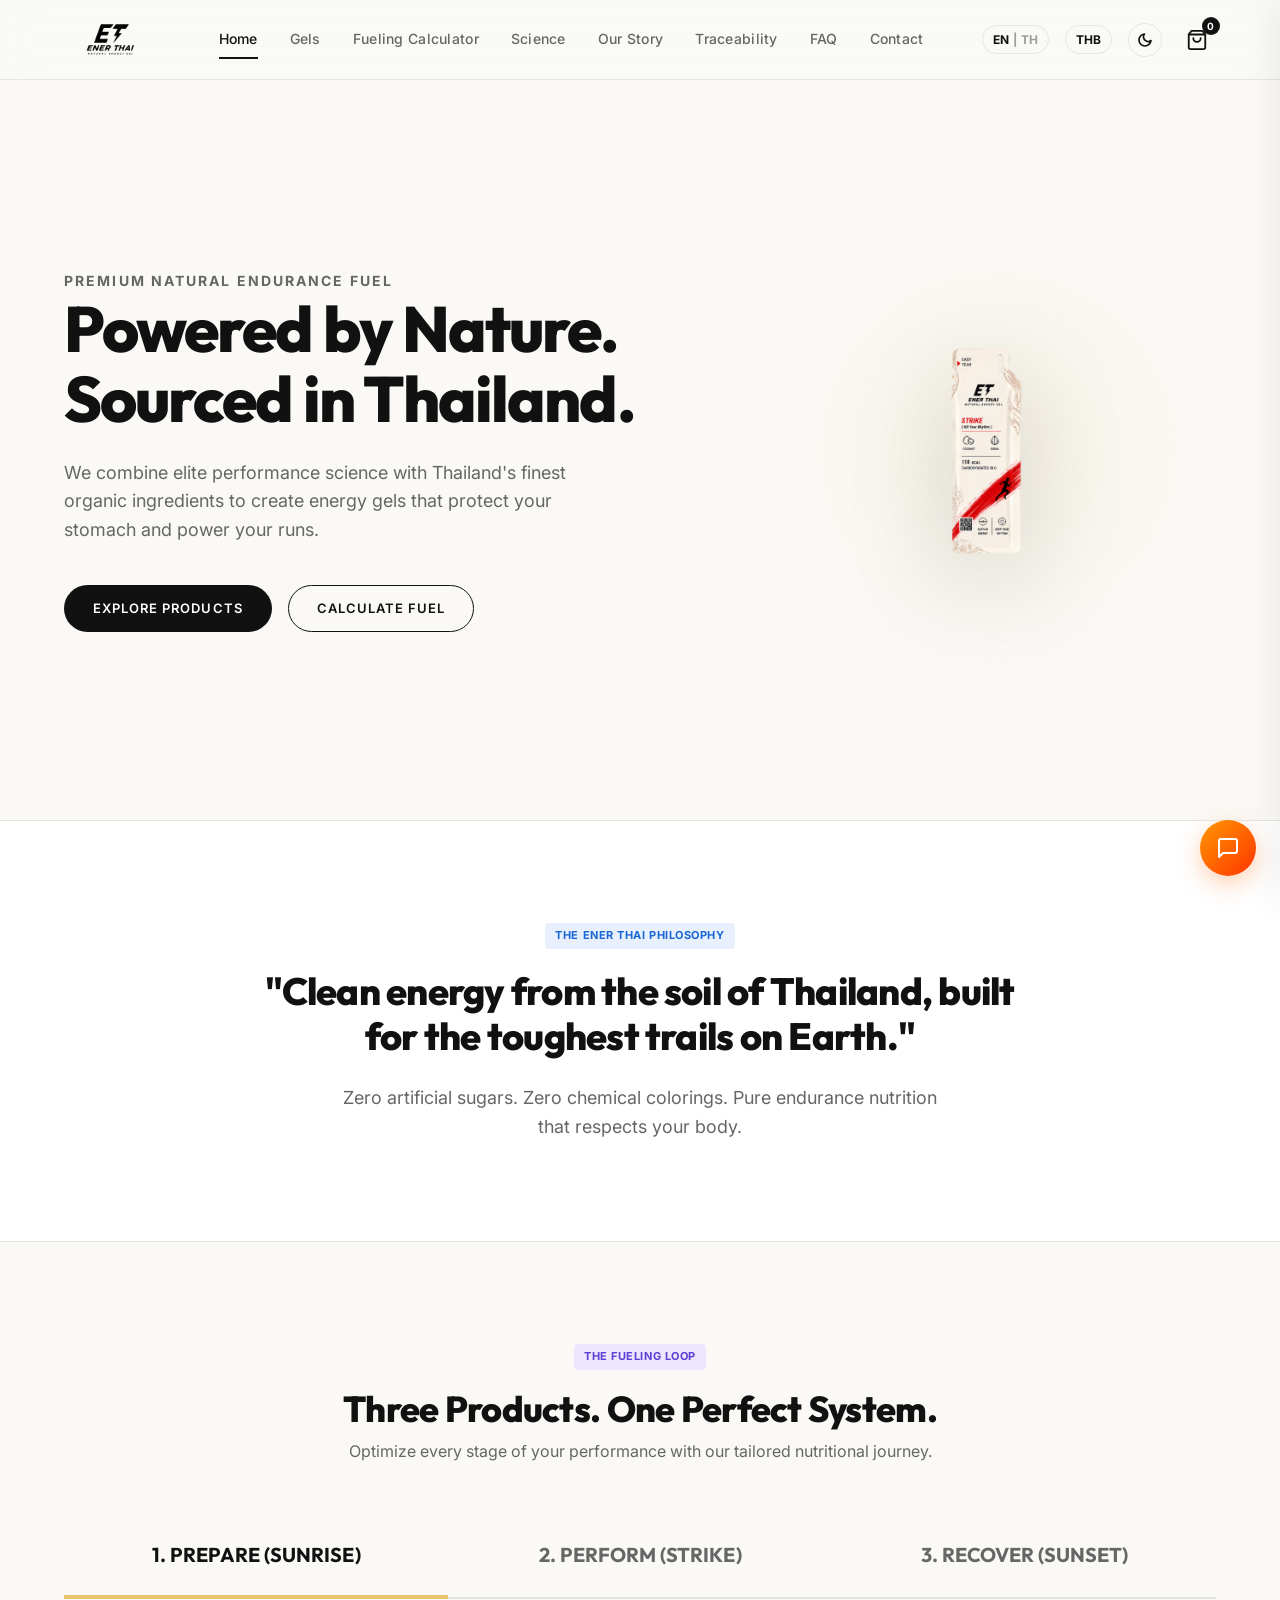
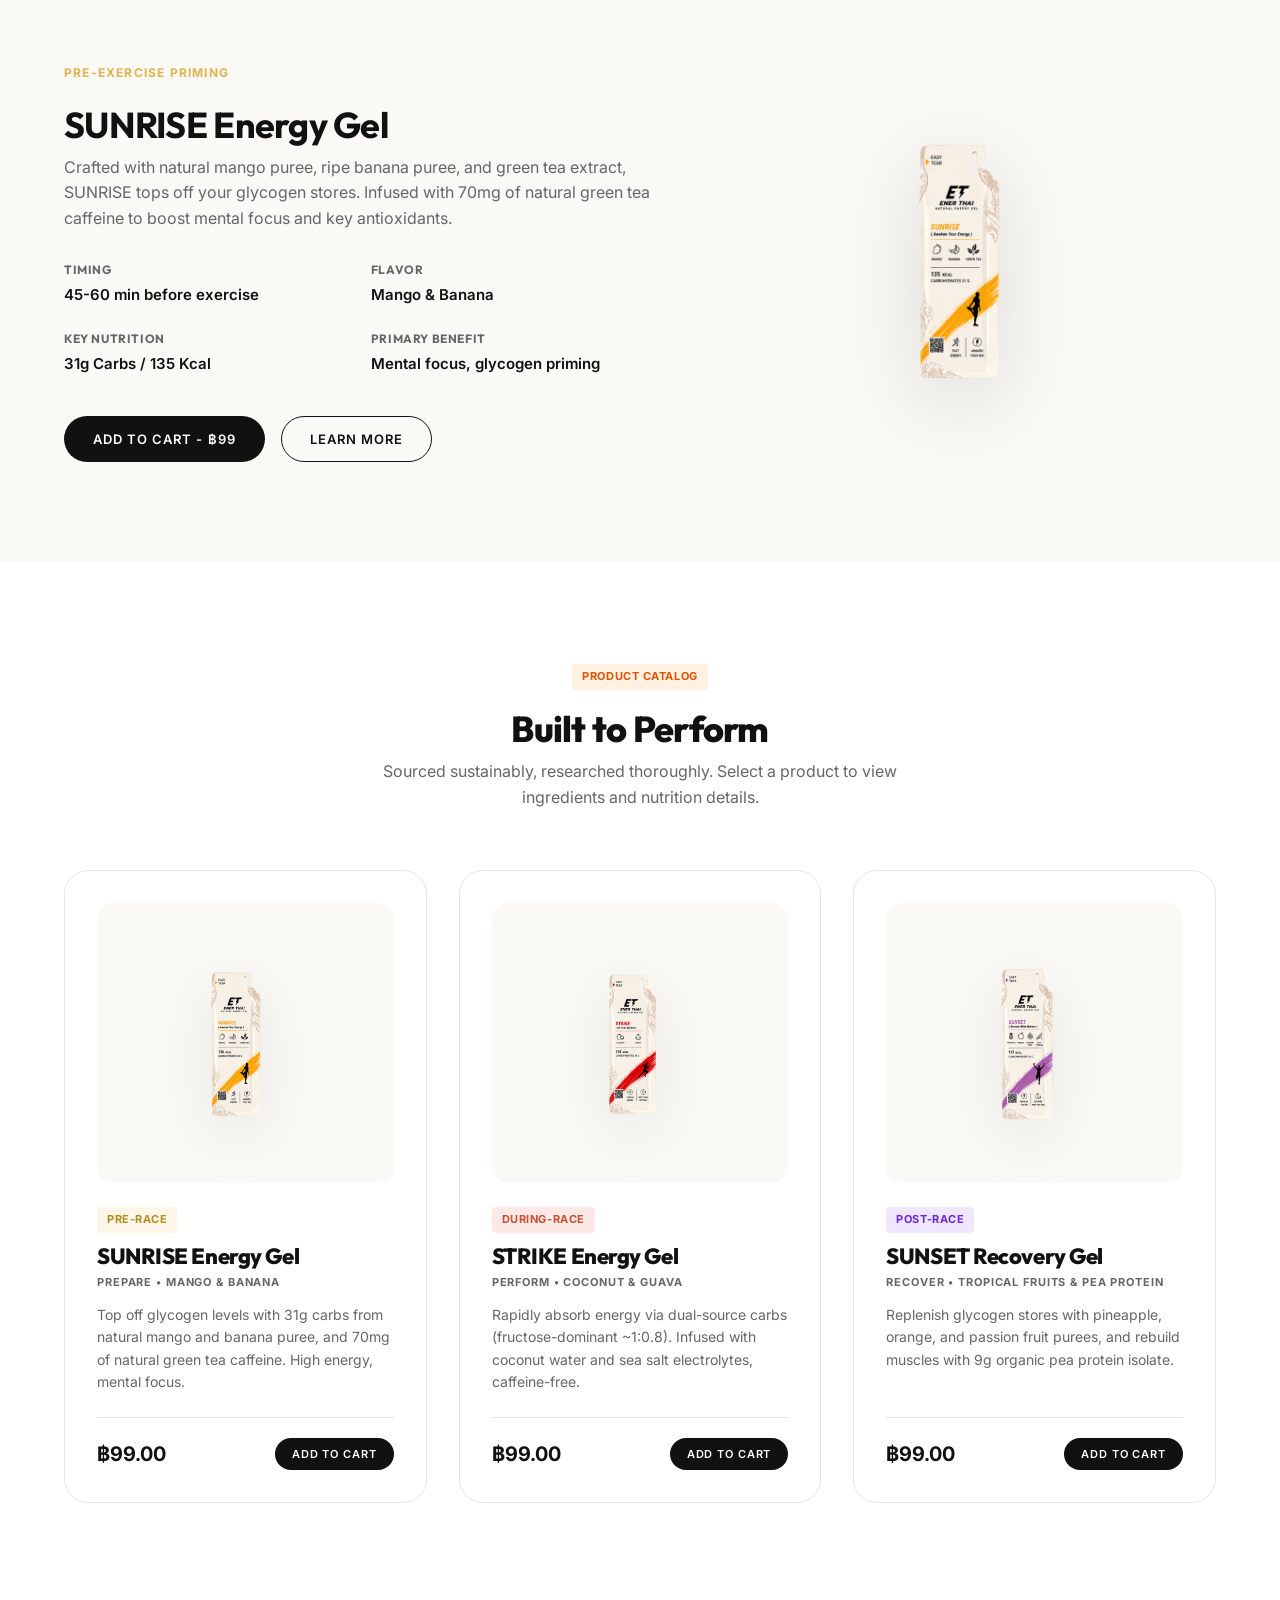
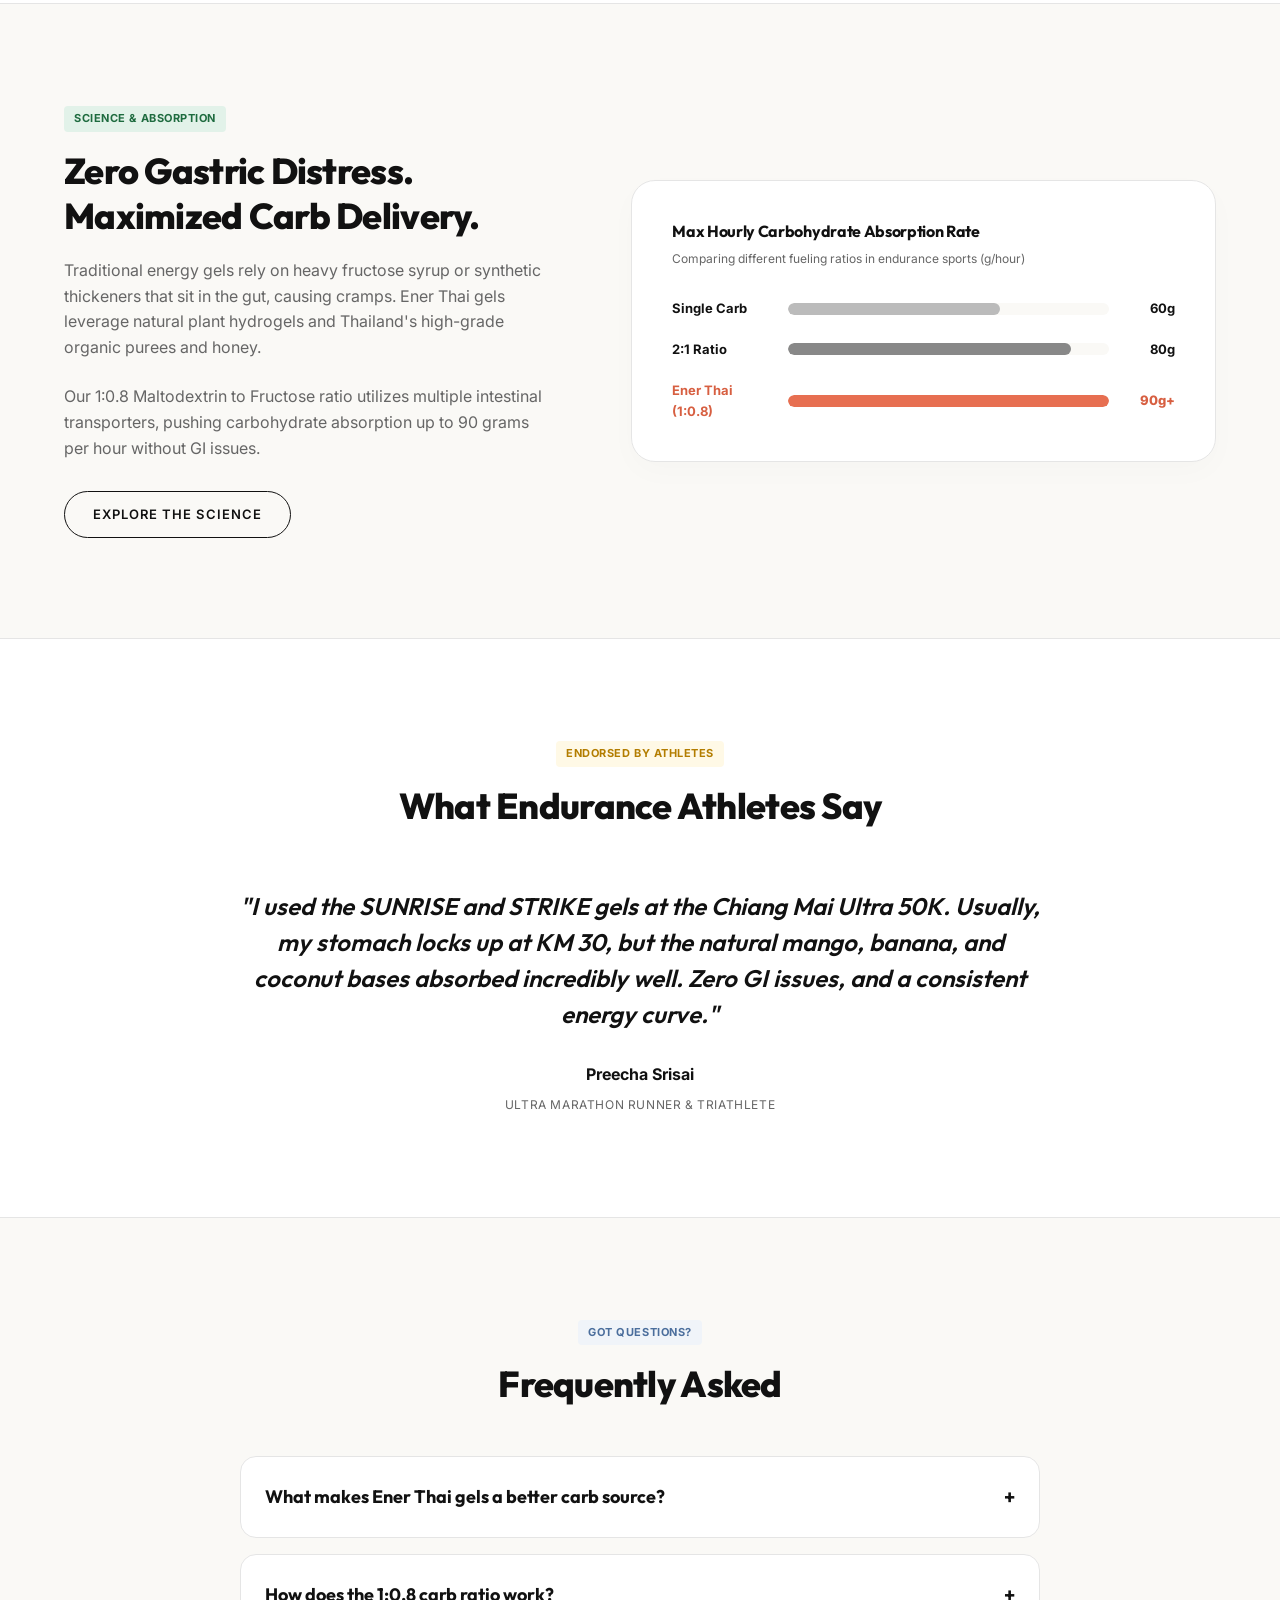
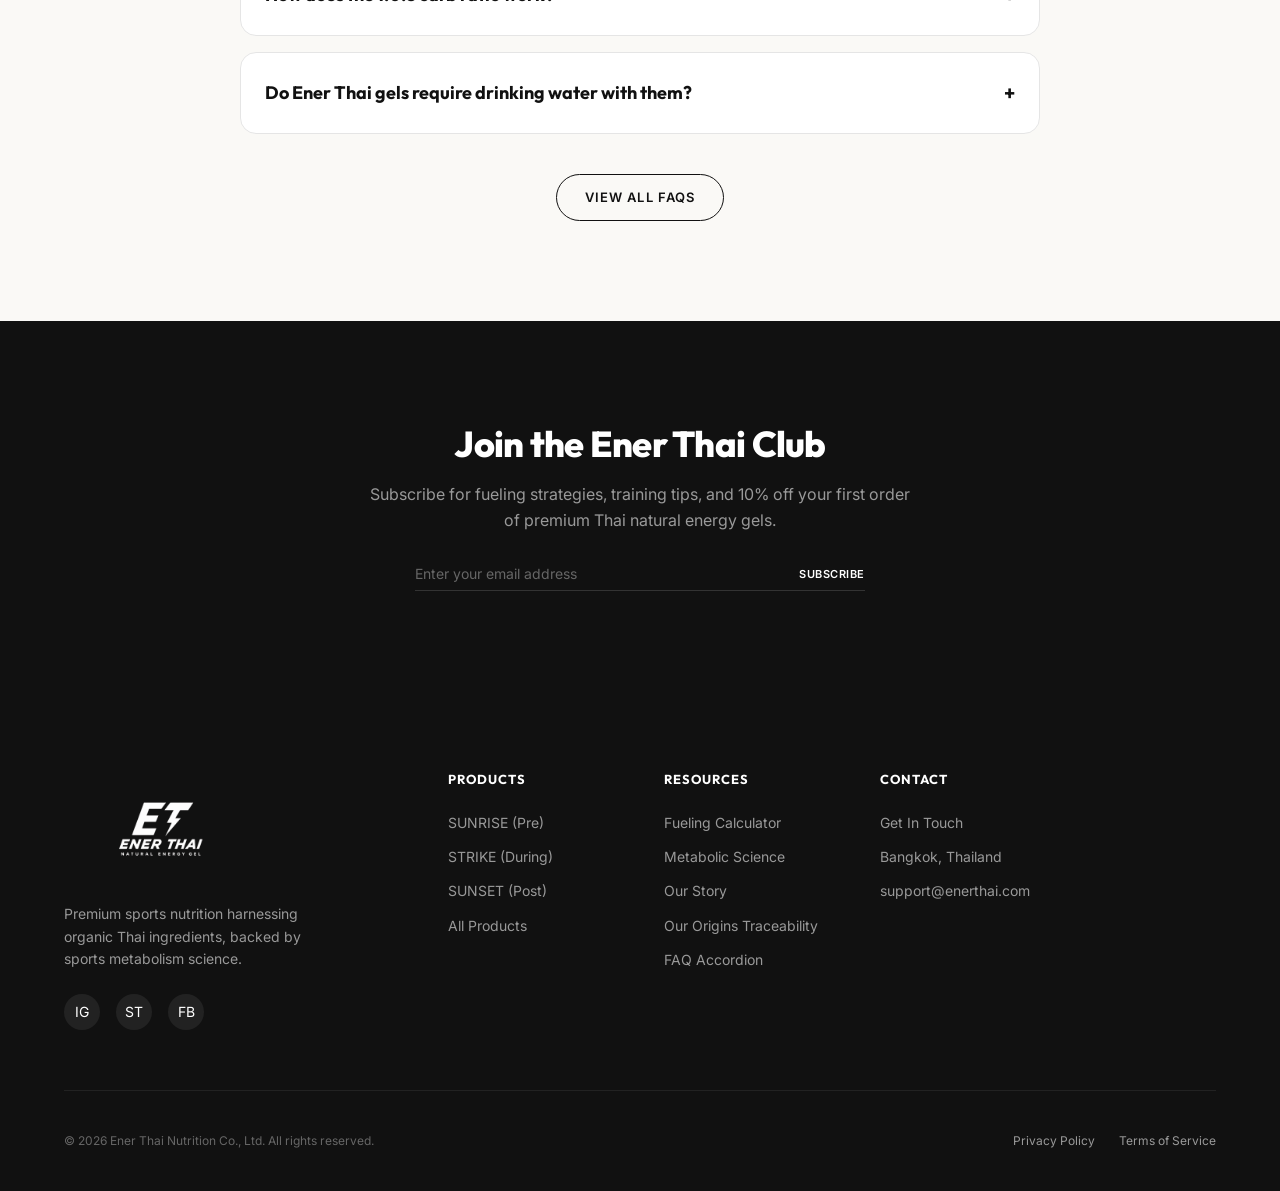
<file: index.html>
<!DOCTYPE html>
<html lang="en">
<head>
    <meta charset="UTF-8">
    <meta name="viewport" content="width=device-width, initial-scale=1.0">
    <title>Ener Thai | Premium Natural Sports Nutrition & Energy Gels</title>
    <meta name="description" content="Ener Thai provides premium, scientifically formulated natural energy gels using Thailand's finest organic ingredients. Elevate your endurance journey today.">
    <!-- Google Fonts -->
    <link rel="preconnect" href="https://fonts.googleapis.com">
    <link rel="preconnect" href="https://fonts.gstatic.com" crossorigin>
    <link href="https://fonts.googleapis.com/css2?family=Inter:wght@400;500;600;700&family=Outfit:wght@700;800&display=swap" rel="stylesheet">
    <!-- Custom Stylesheets -->
    <link rel="stylesheet" href="css/style.css">
    <link rel="stylesheet" href="css/pages.css">
    <!-- PWA Manifest -->
    <link rel="manifest" href="manifest.json">
    <!-- AI Chatbot Widget -->
    <script src="js/chatbot.js" defer></script>
</head>
<body>

    <!-- Header Navigation -->
    <header class="site-header">
        <div class="container header-container">
            <a href="index.html" class="logo">
                <img src="assets/logo-black.png" alt="Ener Thai Logo" class="logo-img logo-light-theme">
                <img src="assets/logo-white.png" alt="Ener Thai Logo" class="logo-img logo-dark-theme">
            </a>
            <nav class="main-nav">
                <a href="index.html" class="nav-link active">
                    <span lang="en">Home</span>
                    <span lang="th">หน้าแรก</span>
                </a>
                <a href="products.html" class="nav-link">
                    <span lang="en">Gels</span>
                    <span lang="th">เจลพลังงาน</span>
                </a>
                <a href="calculator.html" class="nav-link">
                    <span lang="en">Fueling Calculator</span>
                    <span lang="th">คำนวณการเติมพลังงาน</span>
                </a>
                <a href="science.html" class="nav-link">
                    <span lang="en">Science</span>
                    <span lang="th">วิทยาศาสตร์การกีฬา</span>
                </a>
                <a href="story.html" class="nav-link">
                    <span lang="en">Our Story</span>
                    <span lang="th">เรื่องราวของเรา</span>
                </a>
                <a href="trace.html" class="nav-link">
                    <span lang="en">Traceability</span>
                    <span lang="th">การตรวจสอบย้อนกลับ</span>
                </a>
                <a href="faq.html" class="nav-link">
                    <span lang="en">FAQ</span>
                    <span lang="th">คำถามที่พบบ่อย</span>
                </a>
                <a href="contact.html" class="nav-link">
                    <span lang="en">Contact</span>
                    <span lang="th">ติดต่อเรา</span>
                </a>
            </nav>
            <div class="header-actions">
                <button id="cartToggle" class="cart-toggle" aria-label="Shopping Cart">
                    <svg xmlns="http://www.w3.org/2000/svg" width="22" height="22" viewBox="0 0 24 24" fill="none" stroke="currentColor" stroke-width="2" stroke-linecap="round" stroke-linejoin="round">
                        <path d="M6 2L3 6v14a2 2 0 0 0 2 2h14a2 2 0 0 0 2-2V6l-3-4z"></path>
                        <line x1="3" y1="6" x2="21" y2="6"></line>
                        <path d="M16 10a4 4 0 0 1-8 0"></path>
                    </svg>
                    <span id="cartBadge" class="cart-badge">0</span>
                </button>
                <button id="menuBurger" class="menu-burger" aria-label="Open Menu">
                    <span></span>
                    <span></span>
                    <span></span>
                </button>
            </div>
        </div>
    </header>

    <!-- Mobile Nav Overlay -->
    <div id="mobileMenu" class="mobile-menu">
        <a href="index.html" class="mobile-menu-link active">
            <span lang="en">Home</span>
            <span lang="th">หน้าแรก</span>
        </a>
        <a href="products.html" class="mobile-menu-link">
            <span lang="en">Gels</span>
            <span lang="th">เจลพลังงาน</span>
        </a>
        <a href="calculator.html" class="mobile-menu-link">
            <span lang="en">Fueling Calculator</span>
            <span lang="th">คำนวณการเติมพลังงาน</span>
        </a>
        <a href="science.html" class="mobile-menu-link">
            <span lang="en">Science</span>
            <span lang="th">วิทยาศาสตร์การกีฬา</span>
        </a>
        <a href="story.html" class="mobile-menu-link">
            <span lang="en">Our Story</span>
            <span lang="th">เรื่องราวของเรา</span>
        </a>
        <a href="trace.html" class="mobile-menu-link">
            <span lang="en">Traceability</span>
            <span lang="th">การตรวจสอบย้อนกลับ</span>
        </a>
        <a href="faq.html" class="mobile-menu-link">
            <span lang="en">FAQ</span>
            <span lang="th">คำถามที่พบบ่อย</span>
        </a>
        <a href="contact.html" class="mobile-menu-link">
            <span lang="en">Contact</span>
            <span lang="th">ติดต่อเรา</span>
        </a>
    </div>

    <!-- Main Content Area -->
    <main style="padding-top: 0;">
        
        <!-- Hero Section -->
        <section class="hero-section">
            <div class="container hero-grid">
                <div class="hero-text animate-fade-in visible">
                    <span class="hero-subtitle">
                        <span lang="en">Premium Natural Endurance Fuel</span>
                        <span lang="th">เจลพลังงานธรรมชาติระดับพรีเมียมเพื่อความอึด</span>
                    </span>
                    <h1 class="hero-title">
                        <span lang="en">Powered by Nature. Sourced in Thailand.</span>
                        <span lang="th">พลังจากธรรมชาติ วัตถุดิบคุณภาพจากไทย</span>
                    </h1>
                    <p class="hero-description">
                        <span lang="en">We combine elite performance science with Thailand's finest organic ingredients to create energy gels that protect your stomach and power your runs.</span>
                        <span lang="th">เราผสานวิทยาศาสตร์การกีฬาชั้นนำเข้ากับวัตถุดิบออร์แกนิกที่ดีที่สุดของไทย เพื่อสร้างสรรค์เจลพลังงานที่ย่อยง่าย สบายท้อง และช่วยขับเคลื่อนการวิ่งของคุณ</span>
                    </p>
                    <div class="hero-cta">
                        <a href="products.html" class="btn btn-primary">
                            <span lang="en">Explore Products</span>
                            <span lang="th">เลือกซื้อสินค้า</span>
                        </a>
                        <a href="calculator.html" class="btn btn-secondary">
                            <span lang="en">Calculate Fuel</span>
                            <span lang="th">คำนวณแผนการเติมพลังงาน</span>
                        </a>
                    </div>
                </div>
                <div class="hero-visual animate-fade-in visible" style="animation-delay: 0.2s;">
                    <div class="hero-visual-bg"></div>
                    <img src="assets/gel-strike.png" alt="Ener Thai STRIKE Energy Gel" class="hero-gel-image">
                </div>
            </div>
        </section>

        <!-- Brand Slogan Section -->
        <section class="section-padding text-center" style="background-color: var(--bg-card); border-top: 1px solid var(--border-color); border-bottom: 1px solid var(--border-color);">
            <div class="container animate-fade-in">
                <span class="badge" style="background-color: #E8F0FE; color: #1967D2; margin-bottom: 20px;">
                    <span lang="en">The Ener Thai Philosophy</span>
                    <span lang="th">ปรัชญาของ Ener Thai</span>
                </span>
                <h2 style="font-size: 38px; max-width: 800px; margin: 0 auto 24px; font-weight: 800; line-height: 1.2;">
                    <span lang="en">"Clean energy from the soil of Thailand, built for the toughest trails on Earth."</span>
                    <span lang="th">"พลังงานสะอาดจากผืนดินไทย สร้างสรรค์ขึ้นเพื่อสนามเทรลที่โหดที่สุดในโลก"</span>
                </h2>
                <p style="color: var(--text-muted); font-size: 18px; max-width: 600px; margin: 0 auto;">
                    <span lang="en">Zero artificial sugars. Zero chemical colorings. Pure endurance nutrition that respects your body.</span>
                    <span lang="th">ไม่มีสารให้ความหวานสังเคราะห์ ไม่ใส่สีเคมี โภชนาการสำหรับผู้ออกกำลังกายที่บริสุทธิ์และถนอมร่างกายของคุณ</span>
                </p>
            </div>
        </section>

        <!-- Product Journey Section: PREPARE -> PERFORM -> RECOVER -->
        <section class="section-padding" style="background-color: var(--bg-primary);">
            <div class="container">
                <div class="text-center animate-fade-in" style="margin-bottom: 50px;">
                    <span class="badge" style="background-color: #ECE7FF; color: #5D3FD3; margin-bottom: 16px;">
                        <span lang="en">The Fueling Loop</span>
                        <span lang="th">ลูปการเติมพลังงาน</span>
                    </span>
                    <h2 style="font-size: 36px; font-weight: 800;">
                        <span lang="en">Three Products. One Perfect System.</span>
                        <span lang="th">3 ผลิตภัณฑ์ 1 ระบบที่สมบูรณ์แบบ</span>
                    </h2>
                    <p style="color: var(--text-muted); max-width: 600px; margin: 8px auto 0;">
                        <span lang="en">Optimize every stage of your performance with our tailored nutritional journey.</span>
                        <span lang="th">เพิ่มประสิทธิภาพในทุกช่วงของการออกกำลังกายด้วยแผนโภชนาการที่ออกแบบมาเฉพาะสำหรับคุณ</span>
                    </p>
                </div>

                <!-- Interactive Journey Switcher -->
                <div class="journey-container animate-fade-in">
                    <div class="journey-switcher">
                        <div class="journey-tab active" data-phase="sunrise">
                            <span lang="en">1. PREPARE (SUNRISE)</span>
                            <span lang="th">1. เตรียมพร้อม (SUNRISE)</span>
                        </div>
                        <div class="journey-tab" data-phase="strike">
                            <span lang="en">2. PERFORM (STRIKE)</span>
                            <span lang="th">2. รักษาระดับ (STRIKE)</span>
                        </div>
                        <div class="journey-tab" data-phase="sunset">
                            <span lang="en">3. RECOVER (SUNSET)</span>
                            <span lang="th">3. ฟื้นฟู (SUNSET)</span>
                        </div>
                    </div>

                    <!-- Panel 1: Sunrise -->
                    <div class="journey-content-panel active" id="panel-sunrise">
                        <div class="journey-details">
                            <span class="journey-phase-tag" style="color: var(--color-sunrise-hover);">
                                <span lang="en">Pre-Exercise Priming</span>
                                <span lang="th">การเตรียมตัวก่อนออกกำลังกาย</span>
                            </span>
                            <h3>SUNRISE Energy Gel</h3>
                            <p class="journey-description">
                                <span lang="en">Crafted with natural mango puree, ripe banana puree, and green tea extract, SUNRISE tops off your glycogen stores. Infused with 70mg of natural green tea caffeine to boost mental focus and key antioxidants.</span>
                                <span lang="th">ผลิตจากมะม่วงบดธรรมชาติ กล้วยหอมบด และสารสกัดจากชาเขียว SUNRISE ช่วยเติมไกลโคเจนให้เต็มถัง พร้อมคาเฟอีนธรรมชาติ 70 มก. จากชาเขียวเพื่อเพิ่มสมาธิและสารต้านอนุมูลอิสระที่สำคัญ</span>
                            </p>
                            <div class="journey-meta">
                                <div class="journey-meta-item">
                                    <h4>
                                        <span lang="en">Timing</span>
                                        <span lang="th">ช่วงเวลาที่ควรทาน</span>
                                    </h4>
                                    <p>
                                        <span lang="en">45-60 min before exercise</span>
                                        <span lang="th">45-60 นาทีก่อนออกกำลังกาย</span>
                                    </p>
                                </div>
                                <div class="journey-meta-item">
                                    <h4>
                                        <span lang="en">Flavor</span>
                                        <span lang="th">รสชาติ</span>
                                    </h4>
                                    <p>
                                        <span lang="en">Mango & Banana</span>
                                        <span lang="th">มะม่วงและกล้วย</span>
                                    </p>
                                </div>
                                <div class="journey-meta-item">
                                    <h4>
                                        <span lang="en">Key Nutrition</span>
                                        <span lang="th">สารอาหารหลัก</span>
                                    </h4>
                                    <p>
                                        <span lang="en">31g Carbs / 135 Kcal</span>
                                        <span lang="th">คาร์โบไฮเดรต 31 ก. / 135 กิโลแคลอรี</span>
                                    </p>
                                </div>
                                <div class="journey-meta-item">
                                    <h4>
                                        <span lang="en">Primary Benefit</span>
                                        <span lang="th">คุณประโยชน์หลัก</span>
                                    </h4>
                                    <p>
                                        <span lang="en">Mental focus, glycogen priming</span>
                                        <span lang="th">เพิ่มสมาธิ, สะสมไกลโคเจนในกล้ามเนื้อ</span>
                                    </p>
                                </div>
                            </div>
                            <div style="display: flex; gap: 16px;">
                                <button class="btn btn-primary" onclick="window.addToCartClick('sunrise')">
                                    <span lang="en">Add to Cart - ฿99</span>
                                    <span lang="th">เพิ่มลงตะกร้า - ฿99</span>
                                </button>
                                <a href="product.html?id=sunrise" class="btn btn-secondary">
                                    <span lang="en">Learn More</span>
                                    <span lang="th">อ่านเพิ่มเติม</span>
                                </a>
                            </div>
                        </div>
                        <div style="display: flex; justify-content: center;">
                            <img src="assets/gel-sunrise.png" alt="Ener Thai SUNRISE Energy Gel" class="journey-gel-image">
                        </div>
                    </div>

                    <!-- Panel 2: Strike -->
                    <div class="journey-content-panel" id="panel-strike">
                        <div class="journey-details">
                            <span class="journey-phase-tag" style="color: var(--color-strike-hover);">
                                <span lang="en">During-Activity Energy</span>
                                <span lang="th">พลังงานระหว่างออกกำลังกาย</span>
                            </span>
                            <h3>STRIKE Energy Gel</h3>
                            <p class="journey-description">
                                <span lang="en">Fueled by organic Thai Coconut water, guava puree, and lime juice. STRIKE delivers 30g of fast-absorbing carbohydrates and 225mg of sea salt electrolytes. Caffeine-free and easy on the stomach.</span>
                                <span lang="th">ขับเคลื่อนด้วยน้ำมะพร้าวออร์แกนิกของไทย ฝรั่งบด และน้ำมะนาว STRIKE ให้คาร์โบไฮเดรตที่ดูดซึมเร็ว 30 ก. และอิเล็กโทรไลต์จากเกลือทะเล 225 มก. ปราศจากคาเฟอีนและอ่อนโยนต่อกระเพาะอาหาร</span>
                            </p>
                            <div class="journey-meta">
                                <div class="journey-meta-item">
                                    <h4>
                                        <span lang="en">Timing</span>
                                        <span lang="th">ช่วงเวลาที่ควรทาน</span>
                                    </h4>
                                    <p>
                                        <span lang="en">Every 30-45 min during run</span>
                                        <span lang="th">ทุกๆ 30-45 นาทีระหว่างวิ่ง</span>
                                    </p>
                                </div>
                                <div class="journey-meta-item">
                                    <h4>
                                        <span lang="en">Flavor</span>
                                        <span lang="th">รสชาติ</span>
                                    </h4>
                                    <p>
                                        <span lang="en">Thai Coconut & Guava</span>
                                        <span lang="th">มะพร้าวไทยและฝรั่ง</span>
                                    </p>
                                </div>
                                <div class="journey-meta-item">
                                    <h4>
                                        <span lang="en">Key Nutrition</span>
                                        <span lang="th">สารอาหารหลัก</span>
                                    </h4>
                                    <p>
                                        <span lang="en">30g Carbs / Caffeine-Free</span>
                                        <span lang="th">คาร์โบไฮเดรต 30 ก. / ปราศจากคาเฟอีน</span>
                                    </p>
                                </div>
                                <div class="journey-meta-item">
                                    <h4>
                                        <span lang="en">Primary Benefit</span>
                                        <span lang="th">คุณประโยชน์หลัก</span>
                                    </h4>
                                    <p>
                                        <span lang="en">Fast absorption, natural electrolytes</span>
                                        <span lang="th">ดูดซึมเร็ว, อิเล็กโทรไลต์ธรรมชาติ</span>
                                    </p>
                                </div>
                            </div>
                            <div style="display: flex; gap: 16px;">
                                <button class="btn btn-primary" onclick="window.addToCartClick('strike')">
                                    <span lang="en">Add to Cart - ฿99</span>
                                    <span lang="th">เพิ่มลงตะกร้า - ฿99</span>
                                </button>
                                <a href="product.html?id=strike" class="btn btn-secondary">
                                    <span lang="en">Learn More</span>
                                    <span lang="th">อ่านเพิ่มเติม</span>
                                </a>
                            </div>
                        </div>
                        <div style="display: flex; justify-content: center;">
                            <img src="assets/gel-strike.png" alt="Ener Thai STRIKE Energy Gel" class="journey-gel-image">
                        </div>
                    </div>

                    <!-- Panel 3: Sunset -->
                    <div class="journey-content-panel" id="panel-sunset">
                        <div class="journey-details">
                            <span class="journey-phase-tag" style="color: var(--color-sunset-hover);">
                                <span lang="en">Post-Exercise Muscle Repair</span>
                                <span lang="th">การซ่อมแซมกล้ามเนื้อหลังออกกำลังกาย</span>
                            </span>
                            <h3>SUNSET Recovery Gel</h3>
                            <p class="journey-description">
                                <span lang="en">Formulated with concentrated pineapple, orange, and passion fruit purees and plant-based organic pea protein isolate. SUNSET recovers muscles with 9g of protein and 23g of recovery carbs.</span>
                                <span lang="th">สูตรผสมสับปะรด ส้ม และเสาวรสเข้มข้น ร่วมกับโปรตีนถั่วลันเตาออร์แกนิกสกัดเข้มข้น SUNSET ช่วยฟื้นฟูกล้ามเนื้อด้วยโปรตีน 9 ก. และคาร์โบไฮเดรตสำหรับการฟื้นฟู 23 ก.</span>
                            </p>
                            <div class="journey-meta">
                                <div class="journey-meta-item">
                                    <h4>
                                        <span lang="en">Timing</span>
                                        <span lang="th">ช่วงเวลาที่ควรทาน</span>
                                    </h4>
                                    <p>
                                        <span lang="en">Within 30 min after exercise</span>
                                        <span lang="th">ภายใน 30 นาทีหลังออกกำลังกาย</span>
                                    </p>
                                </div>
                                <div class="journey-meta-item">
                                    <h4>
                                        <span lang="en">Flavor</span>
                                        <span lang="th">รสชาติ</span>
                                    </h4>
                                    <p>
                                        <span lang="en">Pineapple, Mandarin & Passion Fruit</span>
                                        <span lang="th">สับปะรด ส้มแมนดาริน และเสาวรส</span>
                                    </p>
                                </div>
                                <div class="journey-meta-item">
                                    <h4>
                                        <span lang="en">Key Nutrition</span>
                                        <span lang="th">สารอาหารหลัก</span>
                                    </h4>
                                    <p>
                                        <span lang="en">23g Carbs / 9g Protein</span>
                                        <span lang="th">คาร์โบไฮเดรต 23 ก. / โปรตีน 9 ก.</span>
                                    </p>
                                </div>
                                <div class="journey-meta-item">
                                    <h4>
                                        <span lang="en">Primary Benefit</span>
                                        <span lang="th">คุณประโยชน์หลัก</span>
                                    </h4>
                                    <p>
                                        <span lang="en">Reduced soreness, rapid repair</span>
                                        <span lang="th">ลดอาการเมื่อยล้า, ซ่อมแซมรวดเร็ว</span>
                                    </p>
                                </div>
                            </div>
                            <div style="display: flex; gap: 16px;">
                                <button class="btn btn-primary" onclick="window.addToCartClick('sunset')">
                                    <span lang="en">Add to Cart - ฿99</span>
                                    <span lang="th">เพิ่มลงตะกร้า - ฿99</span>
                                </button>
                                <a href="product.html?id=sunset" class="btn btn-secondary">
                                    <span lang="en">Learn More</span>
                                    <span lang="th">อ่านเพิ่มเติม</span>
                                </a>
                            </div>
                        </div>
                        <div style="display: flex; justify-content: center;">
                            <img src="assets/gel-sunset.png" alt="Ener Thai SUNSET Energy Gel" class="journey-gel-image">
                        </div>
                    </div>
                </div>
            </div>
        </section>

        <!-- Featured Products -->
        <section class="section-padding" style="background-color: var(--bg-card);">
            <div class="container">
                <div class="text-center animate-fade-in" style="margin-bottom: 60px;">
                    <span class="badge" style="background-color: #FFF2E0; color: #E65100; margin-bottom: 16px;">
                        <span lang="en">Product Catalog</span>
                        <span lang="th">รายการสินค้า</span>
                    </span>
                    <h2 style="font-size: 36px; font-weight: 800;">
                        <span lang="en">Built to Perform</span>
                        <span lang="th">สร้างสรรค์มาเพื่อประสิทธิภาพ</span>
                    </h2>
                    <p style="color: var(--text-muted); max-width: 600px; margin: 8px auto 0;">
                        <span lang="en">Sourced sustainably, researched thoroughly. Select a product to view ingredients and nutrition details.</span>
                        <span lang="th">คัดสรรอย่างยั่งยืน วิจัยอย่างละเอียด เลือกผลิตภัณฑ์เพื่อดูส่วนผสมและโภชนาการโดยละเอียด</span>
                    </p>
                </div>

                <div class="products-grid animate-fade-in">
                    <!-- Sunrise Card -->
                    <div class="product-card">
                        <div class="product-card-image-wrapper">
                            <img src="assets/gel-sunrise.png" alt="Ener Thai SUNRISE Energy Gel" class="product-card-image">
                        </div>
                        <span class="badge" style="background-color: rgba(233,196,106,0.15); color: #B58D20; align-self: flex-start; margin-bottom: 10px;">
                            <span lang="en">PRE-RACE</span>
                            <span lang="th">ก่อนแข่ง</span>
                        </span>
                        <h3 class="product-card-title">SUNRISE Energy Gel</h3>
                        <p class="product-card-purpose">
                            <span lang="en">Prepare • Mango & Banana</span>
                            <span lang="th">เตรียมตัว • มะม่วงและกล้วย</span>
                        </p>
                        <p class="product-card-desc">
                            <span lang="en">Top off glycogen levels with 31g carbs from natural mango and banana puree, and 70mg of natural green tea caffeine. High energy, mental focus.</span>
                            <span lang="th">เติมไกลโคเจนด้วยคาร์โบไฮเดรต 31 ก. จากมะม่วงและกล้วยบดธรรมชาติ พร้อมคาเฟอีนจากชาเขียว 70 มก. ให้พลังงานสูงและสร้างสมาธิ</span>
                        </p>
                        <div class="product-card-footer">
                            <span class="product-card-price">฿99.00</span>
                            <button class="btn btn-primary" onclick="window.addToCartClick('sunrise')" style="padding: 8px 16px; font-size: 11px;">
                                <span lang="en">Add to Cart</span>
                                <span lang="th">เพิ่มลงตะกร้า</span>
                            </button>
                        </div>
                    </div>

                    <!-- Strike Card -->
                    <div class="product-card">
                        <div class="product-card-image-wrapper">
                            <img src="assets/gel-strike.png" alt="Ener Thai STRIKE Energy Gel" class="product-card-image">
                        </div>
                        <span class="badge" style="background-color: rgba(231,111,81,0.15); color: #C64F34; align-self: flex-start; margin-bottom: 10px;">
                            <span lang="en">DURING-RACE</span>
                            <span lang="th">ระหว่างแข่ง</span>
                        </span>
                        <h3 class="product-card-title">STRIKE Energy Gel</h3>
                        <p class="product-card-purpose">
                            <span lang="en">Perform • Coconut & Guava</span>
                            <span lang="th">ระหว่างออกกำลัง • มะพร้าวและฝรั่ง</span>
                        </p>
                        <p class="product-card-desc">
                            <span lang="en">Rapidly absorb energy via dual-source carbs (fructose-dominant ~1:0.8). Infused with coconut water and sea salt electrolytes, caffeine-free.</span>
                            <span lang="th">ดูดซึมพลังงานได้รวดเร็วผ่านคาร์โบไฮเดรตแบบสองแหล่ง (สัดส่วนฟรุกโตสสูง ~1:0.8) ผสานน้ำมะพร้าวและเกลือทะเล ปราศจากคาเฟอีน</span>
                        </p>
                        <div class="product-card-footer">
                            <span class="product-card-price">฿99.00</span>
                            <button class="btn btn-primary" onclick="window.addToCartClick('strike')" style="padding: 8px 16px; font-size: 11px;">
                                <span lang="en">Add to Cart</span>
                                <span lang="th">เพิ่มลงตะกร้า</span>
                            </button>
                        </div>
                    </div>

                    <!-- Sunset Card -->
                    <div class="product-card">
                        <div class="product-card-image-wrapper">
                            <img src="assets/gel-sunset.png" alt="Ener Thai SUNSET Energy Gel" class="product-card-image">
                        </div>
                        <span class="badge" style="background-color: rgba(139,92,246,0.15); color: #6D28D9; align-self: flex-start; margin-bottom: 10px;">
                            <span lang="en">POST-RACE</span>
                            <span lang="th">หลังแข่ง</span>
                        </span>
                        <h3 class="product-card-title">SUNSET Recovery Gel</h3>
                        <p class="product-card-purpose">
                            <span lang="en">Recover • Tropical Fruits & Pea Protein</span>
                            <span lang="th">ฟื้นฟู • ผลไม้เขตร้อนและโปรตีนถั่ว</span>
                        </p>
                        <p class="product-card-desc">
                            <span lang="en">Replenish glycogen stores with pineapple, orange, and passion fruit purees, and rebuild muscles with 9g organic pea protein isolate.</span>
                            <span lang="th">เติมพลังงานที่สูญเสียไปด้วยสับปะรด ส้ม และเสาวรส พร้อมซ่อมแซมกล้ามเนื้อด้วยโปรตีนถั่วลันเตาออร์แกนิกสกัด 9 ก.</span>
                        </p>
                        <div class="product-card-footer">
                            <span class="product-card-price">฿99.00</span>
                            <button class="btn btn-primary" onclick="window.addToCartClick('sunset')" style="padding: 8px 16px; font-size: 11px;">
                                <span lang="en">Add to Cart</span>
                                <span lang="th">เพิ่มลงตะกร้า</span>
                            </button>
                        </div>
                    </div>
                </div>
            </div>
        </section>

        <!-- Scientific Credibility Banner -->
        <section class="section-padding" style="background-color: var(--bg-primary); border-top: 1px solid var(--border-color);">
            <div class="container science-grid">
                <div class="animate-fade-in">
                    <span class="badge" style="background-color: #E2F2E9; color: #1E6B3F; margin-bottom: 16px;">
                        <span lang="en">Science & absorption</span>
                        <span lang="th">วิทยาศาสตร์และการดูดซึม</span>
                    </span>
                    <h2 style="font-size: 36px; font-weight: 800; margin-bottom: 20px;">
                        <span lang="en">Zero Gastric Distress. Maximized Carb Delivery.</span>
                        <span lang="th">ไม่จุกเสียด สบายท้อง ส่งพลังงานได้สูงสุด</span>
                    </h2>
                    <p style="color: var(--text-muted); margin-bottom: 24px;">
                        <span lang="en">Traditional energy gels rely on heavy fructose syrup or synthetic thickeners that sit in the gut, causing cramps. Ener Thai gels leverage natural plant hydrogels and Thailand's high-grade organic purees and honey.</span>
                        <span lang="th">เจลพลังงานทั่วไปมักใช้ไซรัปฟรุกโตสเข้มข้นหรือสารเคมีทำให้หนืด ซึ่งตกค้างในลำไส้และทำให้จุกเสียด เจลของ Ener Thai ใช้ไฮโดรเจลจากธรรมชาติผสมผสานกับผลไม้บดออร์แกนิกและน้ำผึ้งเกรดพรีเมียมของไทย</span>
                    </p>
                    <p style="color: var(--text-muted); margin-bottom: 30px;">
                        <span lang="en">Our 1:0.8 Maltodextrin to Fructose ratio utilizes multiple intestinal transporters, pushing carbohydrate absorption up to 90 grams per hour without GI issues.</span>
                        <span lang="th">อัตราส่วนมอลโทเดกซ์ทรินต่อฟรุกโตส 1:0.8 ของเรา ใช้ตัวนำส่งหลายทางในลำไส้ ช่วยให้ดูดซึมคาร์โบไฮเดรตได้สูงสุดถึง 90 กรัมต่อชั่วโมงโดยไม่มีปัญหาเรื่องระบบทางเดินอาหาร</span>
                    </p>
                    <a href="science.html" class="btn btn-secondary">
                        <span lang="en">Explore the Science</span>
                        <span lang="th">อ่านเรื่องวิทยาศาสตร์การกีฬา</span>
                    </a>
                </div>
                <div class="science-chart-wrapper animate-fade-in" style="animation-delay: 0.2s;">
                    <h4 style="font-size: 16px; font-weight: 700; margin-bottom: 8px;">
                        <span lang="en">Max Hourly Carbohydrate Absorption Rate</span>
                        <span lang="th">อัตราการดูดซึมคาร์โบไฮเดรตสูงสุดต่อชั่วโมง</span>
                    </h4>
                    <p style="font-size: 12px; color: var(--text-muted);">
                        <span lang="en">Comparing different fueling ratios in endurance sports (g/hour)</span>
                        <span lang="th">เปรียบเทียบอัตราส่วนการเติมพลังงานแบบต่างๆ ในกีฬาที่ใช้ความอึด (กรัม/ชั่วโมง)</span>
                    </p>
                    
                    <div class="chart-bar-container">
                        <div class="chart-bar-row">
                            <div class="chart-bar-label">
                                <span lang="en">Single Carb</span>
                                <span lang="th">คาร์โบไฮเดรตเดี่ยว</span>
                            </div>
                            <div class="chart-bar-track">
                                <div class="chart-bar-fill" style="width: 66%; background-color: #BBBBBB;"></div>
                            </div>
                            <div class="chart-bar-val">60g</div>
                        </div>
                        <div class="chart-bar-row">
                            <div class="chart-bar-label">
                                <span lang="en">2:1 Ratio</span>
                                <span lang="th">อัตราส่วน 2:1</span>
                            </div>
                            <div class="chart-bar-track">
                                <div class="chart-bar-fill" style="width: 88%; background-color: #888888;"></div>
                            </div>
                            <div class="chart-bar-val">80g</div>
                        </div>
                        <div class="chart-bar-row">
                            <div class="chart-bar-label" style="color: var(--color-strike-hover);">Ener Thai (1:0.8)</div>
                            <div class="chart-bar-track">
                                <div class="chart-bar-fill" style="width: 100%; background-color: var(--color-strike);"></div>
                            </div>
                            <div class="chart-bar-val" style="color: var(--color-strike-hover); font-weight: 800;">90g+</div>
                        </div>
                    </div>
                </div>
            </div>
        </section>

        <!-- Testimonials -->
        <section class="section-padding" style="background-color: var(--bg-card); border-top: 1px solid var(--border-color); border-bottom: 1px solid var(--border-color);">
            <div class="container text-center">
                <div class="animate-fade-in" style="margin-bottom: 60px;">
                    <span class="badge" style="background-color: #FFF9E6; color: #B37D00; margin-bottom: 16px;">
                        <span lang="en">Endorsed by athletes</span>
                        <span lang="th">ยืนยันจากนักกีฬาตัวจริง</span>
                    </span>
                    <h2 style="font-size: 36px; font-weight: 800;">
                        <span lang="en">What Endurance Athletes Say</span>
                        <span lang="th">เสียงตอบรับจากนักกีฬาสายอึด</span>
                    </h2>
                </div>

                <div class="animate-fade-in" style="max-width: 800px; margin: 0 auto;">
                    <blockquote style="font-size: 24px; font-style: italic; line-height: 1.5; font-family: var(--font-heading); margin-bottom: 30px; font-weight: 600;">
                        <span lang="en">"I used the SUNRISE and STRIKE gels at the Chiang Mai Ultra 50K. Usually, my stomach locks up at KM 30, but the natural mango, banana, and coconut bases absorbed incredibly well. Zero GI issues, and a consistent energy curve."</span>
                        <span lang="th">"ผมใช้เจล SUNRISE และ STRIKE ในงานเชียงใหม่อัลตร้า 50K ปกติท้องผมจะตึงและจุกแถวๆ กิโลเมตรที่ 30 แต่เจลธรรมชาติจากมะม่วง กล้วย และมะพร้าวดูดซึมได้ดีมาก ไม่มีปัญหาทางเดินอาหารเลย และให้พลังงานคงที่ตลอดทาง"</span>
                    </blockquote>
                    <cite style="font-style: normal; font-weight: 700; font-size: 16px; display: block; margin-bottom: 4px;">
                        <span lang="en">Preecha Srisai</span>
                        <span lang="th">ปรีชา ศรีใส</span>
                    </cite>
                    <span style="font-size: 12px; color: var(--text-muted); text-transform: uppercase; letter-spacing: 0.05em;">
                        <span lang="en">Ultra Marathon Runner & Triathlete</span>
                        <span lang="th">นักวิ่งอัลตร้ามาราธอนและไตรกีฬา</span>
                    </span>
                </div>
            </div>
        </section>

        <!-- FAQ Preview -->
        <section class="section-padding" style="background-color: var(--bg-primary);">
            <div class="container">
                <div class="text-center animate-fade-in" style="margin-bottom: 50px;">
                    <span class="badge" style="background-color: #F0F4F9; color: #4B6E9C; margin-bottom: 16px;">
                        <span lang="en">Got Questions?</span>
                        <span lang="th">มีคำถามใช่ไหม?</span>
                    </span>
                    <h2 style="font-size: 36px; font-weight: 800;">
                        <span lang="en">Frequently Asked</span>
                        <span lang="th">คำถามที่พบบ่อย</span>
                    </h2>
                </div>

                <div class="faq-accordion animate-fade-in">
                    <div class="faq-item">
                        <div class="faq-question">
                            <span lang="en">What makes Ener Thai gels a better carb source?</span>
                            <span lang="th">อะไรทำให้เจลของ Ener Thai เป็นแหล่งคาร์โบไฮเดรตที่ดีกว่า?</span>
                            <span class="faq-icon">+</span>
                        </div>
                        <div class="faq-answer">
                            <span lang="en">Ener Thai gels combine natural fruit purees (like mango and banana) and forest honey with clean maltodextrin to provide a multi-stage carbohydrate absorption path. This ensures steady glycogen absorption without the sudden spikes and subsequent crash common in synthetic high-fructose corn syrup gels.</span>
                            <span lang="th">เจลของ Ener Thai ผสมผสานผลไม้บดละเอียดตามธรรมชาติ (เช่น มะม่วงและกล้วย) และน้ำผึ้งป่าเข้ากับมอลโทเดกซ์ทรินที่สะอาด เพื่อเป็นแหล่งพลังงานแบบดูดซึมหลายขั้นตอน ช่วยให้ร่างกายสะสมไกลโคเจนได้อย่างสม่ำเสมอ โดยไม่มีภาวะน้ำตาลพุ่งสูงและดิ่งลงเฉียบพลันเหมือนเจลที่ทำจากไซรัปข้าวโพดสังเคราะห์</span>
                        </div>
                    </div>
                    <div class="faq-item">
                        <div class="faq-question">
                            <span lang="en">How does the 1:0.8 carb ratio work?</span>
                            <span lang="th">อัตราส่วนคาร์โบไฮเดรต 1:0.8 ทำงานอย่างไร?</span>
                            <span class="faq-icon">+</span>
                        </div>
                        <div class="faq-answer">
                            <span lang="en">Different carbohydrates use different transporters in the human gut. Glucose (and maltodextrin) uses the SGLT1 transporter, which saturates around 60g/hour. Fructose uses the GLUT5 transporter. By adding fructose at a 1:0.8 ratio, we open both gates, enabling athletes to absorb up to 90g+ of carbs per hour without overloading either transporter, preventing gut issues.</span>
                            <span lang="th">คาร์โบไฮเดรตแต่ละชนิดใช้ตัวนำส่งในลำไส้ต่างกัน กลูโคส (และมอลโทเดกซ์ทริน) ใช้ตัวนำ SGLT1 ซึ่งจะอิ่มตัวที่ประมาณ 60 กรัม/ชั่วโมง ส่วนฟรุกโตสใช้ตัวนำ GLUT5 การผสมฟรุกโตสในอัตราส่วน 1:0.8 จะช่วยเปิดประตูลำไส้ทั้งสองบาน ทำให้นักกีฬาสามารถดูดซึมพลังงานได้สูงถึง 90 กรัมขึ้นไปต่อชั่วโมง โดยไม่ทำให้นำส่งตัวใดตัวหนึ่งทำงานหนักเกินไป ป้องกันการจุกเสียด</span>
                        </div>
                    </div>
                    <div class="faq-item">
                        <div class="faq-question">
                            <span lang="en">Do Ener Thai gels require drinking water with them?</span>
                            <span lang="th">เจลของ Ener Thai จำเป็นต้องดื่มน้ำตามไหม?</span>
                            <span class="faq-icon">+</span>
                        </div>
                        <div class="faq-answer">
                            <span lang="en">Our STRIKE gels are formulated with coconut water concentrate and have a thin, hydrogel-like flowable texture. While they are easier to swallow without water than standard thick gels, we still recommend washing them down with a few sips of water to aid rapid gastric clearance and hydration.</span>
                            <span lang="th">เจลสูตร STRIKE ของเราพัฒนาด้วยน้ำมะพร้าวเข้มข้น มีเนื้อสัมผัสแบบไฮโดรเจลเหลว ดื่มง่าย ถึงแม้จะกลืนง่ายโดยไม่ต้องมีน้ำตามเมื่อเทียบกับเจลหนืดทั่วไป แต่เรายังแนะนำให้จิบน้ำตามเล็กน้อยเพื่อช่วยเร่งการผ่านกระเพาะอาหารและช่วยเติมน้ำให้ร่างกาย</span>
                        </div>
                    </div>
                </div>

                <div class="text-center" style="margin-top: 40px;">
                    <a href="faq.html" class="btn btn-secondary">
                        <span lang="en">View All FAQs</span>
                        <span lang="th">ดูคำถามทั้งหมด</span>
                    </a>
                </div>
            </div>
        </section>

        <!-- Newsletter Sign-up -->
        <section class="section-padding" style="background-color: #111111; color: #FFFFFF;">
            <div class="container text-center animate-fade-in" style="max-width: 600px;">
                <h2 style="color: #FFFFFF; font-size: 36px; font-weight: 800; margin-bottom: 16px;">
                    <span lang="en">Join the Ener Thai Club</span>
                    <span lang="th">เข้าร่วมคลับ Ener Thai</span>
                </h2>
                <p style="color: #999999; margin-bottom: 32px;">
                    <span lang="en">Subscribe for fueling strategies, training tips, and 10% off your first order of premium Thai natural energy gels.</span>
                    <span lang="th">สมัครสมาชิกเพื่อรับกลยุทธ์การเติมพลัง เทคนิคการฝึกซ้อม และรับส่วนลด 10% สำหรับการสั่งซื้อเจลพลังงานธรรมชาติเกรดพรีเมียมครั้งแรก</span>
                </p>
                <form class="newsletter-form" onsubmit="event.preventDefault(); alert(document.body.classList.contains('lang-th') ? 'ขอบคุณที่สมัครสมาชิก! โปรดตรวจสอบอีเมลของคุณเพื่อรับรหัสส่วนลด 10%' : 'Thank you for subscribing! Check your email for your 10% discount code.'); this.reset();" style="border-bottom-color: #333333; max-width: 450px; margin: 0 auto;">
                    <input type="email" placeholder="Enter your email address" required class="newsletter-input" style="outline: none;" id="newsletterEmailInput">
                    <script>
                        document.addEventListener('DOMContentLoaded', () => {
                            const setNewsletterPlaceholder = () => {
                                const input = document.getElementById('newsletterEmailInput');
                                if (input) {
                                    const isTh = document.body.classList.contains('lang-th');
                                    input.placeholder = isTh ? 'กรอกที่อยู่อีเมลของคุณ' : 'Enter your email address';
                                }
                            };
                            setNewsletterPlaceholder();
                            window.addEventListener('langchange', setNewsletterPlaceholder);
                        });
                    </script>
                    <button type="submit" class="newsletter-submit">
                        <span lang="en">Subscribe</span>
                        <span lang="th">สมัครสมาชิก</span>
                    </button>
                </form>
            </div>
        </section>

    </main>

    <!-- Global Footer -->
    <footer class="site-footer">
        <div class="container">
            <div class="footer-grid">
                <div class="footer-brand">
                    <a href="index.html" class="footer-logo" style="display: block; margin-bottom: 20px;">
                        <img src="assets/logo-white.png" alt="Ener Thai Logo" style="height: 42px; width: auto;">
                    </a>
                    <p>
                        <span lang="en">Premium sports nutrition harnessing organic Thai ingredients, backed by sports metabolism science.</span>
                        <span lang="th">โภชนาการการกีฬาระดับพรีเมียมที่ใช้วัตถุดิบออร์แกนิกของไทย รองรับด้วยวิทยาศาสตร์การเผาผลาญในการกีฬา</span>
                    </p>
                    <div class="footer-socials">
                        <a href="#" class="footer-social-link" aria-label="Instagram">IG</a>
                        <a href="#" class="footer-social-link" aria-label="Strava">ST</a>
                        <a href="#" class="footer-social-link" aria-label="Facebook">FB</a>
                    </div>
                </div>
                <div class="footer-col">
                    <h4>
                        <span lang="en">Products</span>
                        <span lang="th">ผลิตภัณฑ์</span>
                    </h4>
                    <ul class="footer-links">
                        <li><a href="product.html?id=sunrise" class="footer-link">SUNRISE (Pre)</a></li>
                        <li><a href="product.html?id=strike" class="footer-link">STRIKE (During)</a></li>
                        <li><a href="product.html?id=sunset" class="footer-link">SUNSET (Post)</a></li>
                        <li><a href="products.html" class="footer-link">
                            <span lang="en">All Products</span>
                            <span lang="th">ผลิตภัณฑ์ทั้งหมด</span>
                        </a></li>
                    </ul>
                </div>
                <div class="footer-col">
                    <h4>
                        <span lang="en">Resources</span>
                        <span lang="th">ข้อมูลอื่นๆ</span>
                    </h4>
                    <ul class="footer-links">
                        <li><a href="calculator.html" class="footer-link">
                            <span lang="en">Fueling Calculator</span>
                            <span lang="th">คำนวณการเติมพลังงาน</span>
                        </a></li>
                        <li><a href="science.html" class="footer-link">
                            <span lang="en">Metabolic Science</span>
                            <span lang="th">วิทยาศาสตร์การเผาผลาญ</span>
                        </a></li>
                        <li><a href="story.html" class="footer-link">
                            <span lang="en">Our Story</span>
                            <span lang="th">เรื่องราวของเรา</span>
                        </a></li>
                        <li><a href="trace.html" class="footer-link">
                            <span lang="en">Our Origins Traceability</span>
                            <span lang="th">การตรวจสอบย้อนกลับวัตถุดิบ</span>
                        </a></li>
                        <li><a href="faq.html" class="footer-link">
                            <span lang="en">FAQ Accordion</span>
                            <span lang="th">คำถามที่พบบ่อย</span>
                        </a></li>
                    </ul>
                </div>
                <div class="footer-col">
                    <h4>
                        <span lang="en">Contact</span>
                        <span lang="th">ติดต่อเรา</span>
                    </h4>
                    <ul class="footer-links">
                        <li><a href="contact.html" class="footer-link">
                            <span lang="en">Get In Touch</span>
                            <span lang="th">ติดต่อเรา</span>
                        </a></li>
                        <li><span style="color: #999999;">
                            <span lang="en">Bangkok, Thailand</span>
                            <span lang="th">กรุงเทพฯ, ประเทศไทย</span>
                        </span></li>
                        <li><span style="color: #999999;">support@enerthai.com</span></li>
                    </ul>
                </div>
            </div>
            <div class="footer-bottom">
                <p>&copy; 2026 Ener Thai Nutrition Co., Ltd. All rights reserved.</p>
                <div class="footer-bottom-links">
                    <a href="#" class="footer-link">
                        <span lang="en">Privacy Policy</span>
                        <span lang="th">นโยบายความเป็นส่วนตัว</span>
                    </a>
                    <a href="#" class="footer-link">
                        <span lang="en">Terms of Service</span>
                        <span lang="th">เงื่อนไขการใช้บริการ</span>
                    </a>
                </div>
            </div>
        </div>
    </footer>

    <!-- Shopping Cart Drawer Overlay and Container -->
    <div id="cartOverlay" class="cart-drawer-overlay"></div>
    <div id="cartDrawer" class="cart-drawer">
        <div class="cart-header">
            <h2>
                <span lang="en">Your Cart</span>
                <span lang="th">ตะกร้าสินค้าของคุณ</span>
            </h2>
            <button id="cartClose" class="cart-close" aria-label="Close Cart">&times;</button>
        </div>
        <div id="cartItems" class="cart-items-container">
            <!-- Rendered dynamically via JS -->
        </div>
        <div class="cart-footer">
            <div class="cart-summary-row">
                <span>
                    <span lang="en">Subtotal</span>
                    <span lang="th">ยอดรวมย่อย</span>
                </span>
                <span id="cartSubtotal">฿0.00</span>
            </div>
            <div class="cart-summary-row" style="color: var(--text-muted); font-size: 13px;">
                <span>
                    <span lang="en">Shipping</span>
                    <span lang="th">การจัดส่ง</span>
                </span>
                <span>
                    <span lang="en">Free</span>
                    <span lang="th">ฟรี</span>
                </span>
            </div>
            <div class="cart-summary-total">
                <span>
                    <span lang="en">Total</span>
                    <span lang="th">ยอดรวมทั้งหมด</span>
                </span>
                <span id="cartTotal">฿0.00</span>
            </div>
            <button id="checkoutBtn" class="btn btn-primary cart-checkout-btn">
                <span lang="en">Proceed to Checkout</span>
                <span lang="th">ดำเนินการชำระเงิน</span>
            </button>
        </div>
    </div>

    <!-- Simulated Checkout Modal -->
    <div id="checkoutOverlay" class="checkout-modal-overlay">
        <div class="checkout-modal">
            <button id="checkoutClose" class="checkout-modal-close" aria-label="Close Checkout">&times;</button>
            <div class="text-center" style="margin-bottom: 20px;">
                <svg xmlns="http://www.w3.org/2000/svg" width="36" height="36" viewBox="0 0 24 24" fill="none" stroke="currentColor" stroke-width="2" stroke-linecap="round" stroke-linejoin="round" style="color: var(--color-sunrise-hover);">
                    <circle cx="12" cy="12" r="10"></circle>
                    <line x1="12" y1="8" x2="12" y2="12"></line>
                    <line x1="12" y1="16" x2="12.01" y2="16"></line>
                </svg>
            </div>
            <h3>
                <span lang="en">Demo Order Checkout</span>
                <span lang="th">ชำระเงินจำลอง</span>
            </h3>
            <p>
                <span lang="en">This is a simulated order. Confirming will empty your cart and simulate a successful order shipment.</span>
                <span lang="th">นี่คือการสั่งซื้อจำลอง การยืนยันจะเป็นการล้างตะกร้าสินค้าของคุณและจำลองการจัดส่งสินค้าที่สำเร็จ</span>
            </p>
            <div class="order-summary-box">
                <div id="checkoutSummaryItems">
                    <!-- Populated dynamically -->
                </div>
                <div class="order-summary-divider"></div>
                <div class="order-summary-item">
                    <span>
                        <span lang="en">Subtotal</span>
                        <span lang="th">ยอดรวมย่อย</span>
                    </span>
                    <span id="checkoutSubtotal">฿0.00</span>
                </div>
                <div class="order-summary-item">
                    <span>
                        <span lang="en">Shipping</span>
                        <span lang="th">การจัดส่ง</span>
                    </span>
                    <span>
                        <span lang="en">Free</span>
                        <span lang="th">ฟรี</span>
                    </span>
                </div>
                <div class="order-summary-divider"></div>
                <div class="order-summary-total">
                    <span>
                        <span lang="en">Total</span>
                        <span lang="th">ยอดรวมทั้งหมด</span>
                    </span>
                    <span id="checkoutTotal">฿0.00</span>
                </div>
            </div>
            <button id="checkoutConfirmBtn" class="btn btn-primary" style="width: 100%;">
                <span lang="en">Place Order</span>
                <span lang="th">สั่งซื้อสินค้า</span>
            </button>
        </div>
    </div>

    <!-- Shared Global Scripts -->
    <script src="js/main.js"></script>

    <!-- Page Specific Script for Switcher -->
    <script>
        document.addEventListener('DOMContentLoaded', () => {
            const tabs = document.querySelectorAll('.journey-tab');
            const panels = document.querySelectorAll('.journey-content-panel');

            tabs.forEach(tab => {
                tab.addEventListener('click', () => {
                    const phase = tab.getAttribute('data-phase');
                    
                    tabs.forEach(t => t.classList.remove('active'));
                    panels.forEach(p => p.classList.remove('active'));

                    tab.classList.add('active');
                    document.getElementById(`panel-${phase}`).classList.add('active');
                });
            });

            // Smooth bar charts fill animation on scroll
            const observer = new IntersectionObserver((entries) => {
                entries.forEach(entry => {
                    if (entry.isIntersecting) {
                        const fills = entry.target.querySelectorAll('.chart-bar-fill');
                        fills.forEach(fill => {
                            const targetWidth = fill.style.width;
                            fill.style.width = '0';
                            setTimeout(() => {
                                fill.style.width = targetWidth;
                            }, 100);
                        });
                        observer.unobserve(entry.target);
                    }
                });
            }, { threshold: 0.1 });
            
            const chartWrapper = document.querySelector('.science-chart-wrapper');
            if (chartWrapper) observer.observe(chartWrapper);
        });
    </script>
</body>
</html>
</file>
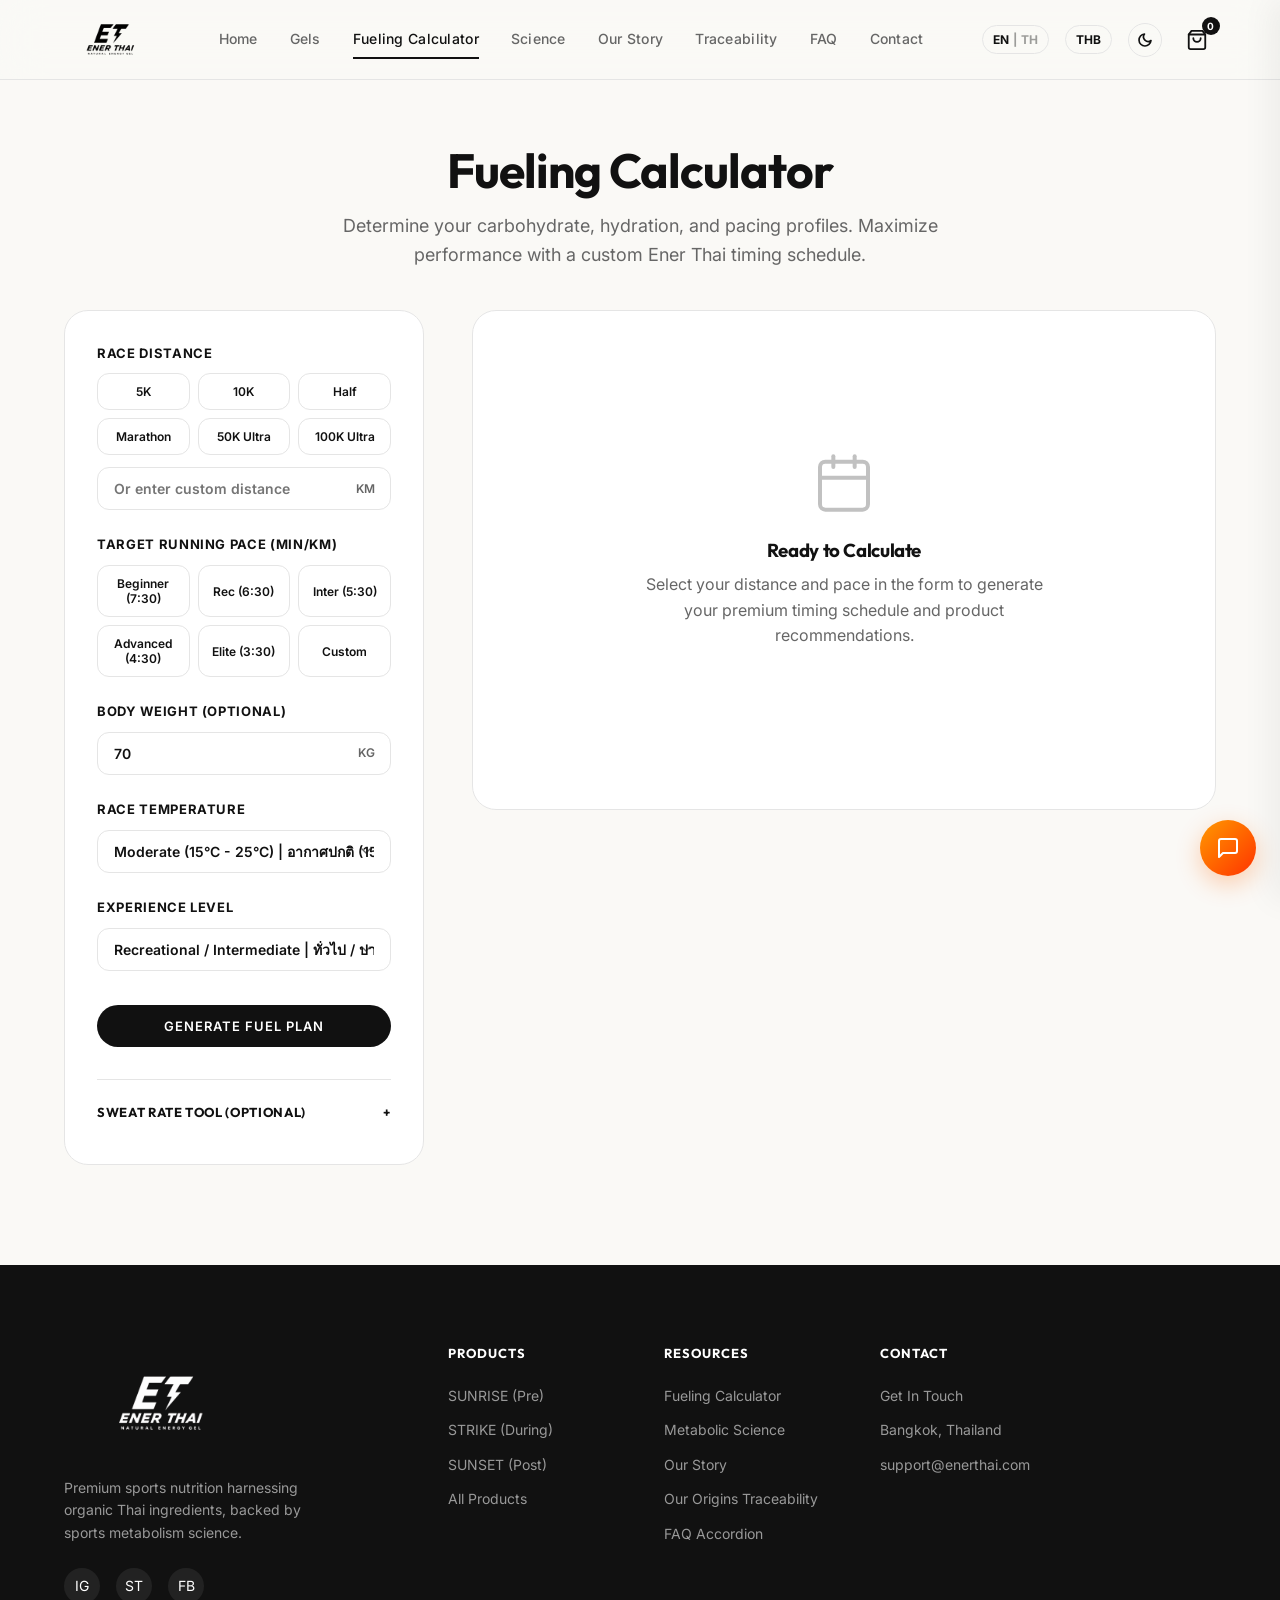
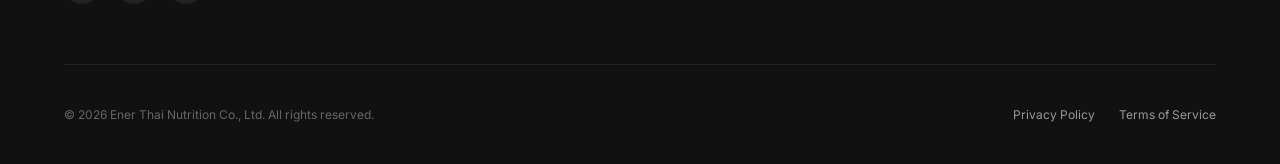
<file: calculator.html>
<!DOCTYPE html>
<html lang="en">
<head>
    <meta charset="UTF-8">
    <meta name="viewport" content="width=device-width, initial-scale=1.0">
    <title>Fueling Calculator | Ener Thai Sports Nutrition</title>
    <meta name="description" content="Calculate your carbohydrate, sodium, and fluid requirements for your next running race. Generate a customized timeline of Sunrise, Strike, and Sunset energy gels.">
    <!-- Google Fonts -->
    <link rel="preconnect" href="https://fonts.googleapis.com">
    <link rel="preconnect" href="https://fonts.gstatic.com" crossorigin>
    <link href="https://fonts.googleapis.com/css2?family=Inter:wght@400;500;600;700&family=Outfit:wght@700;800&display=swap" rel="stylesheet">
    <!-- Custom Stylesheets -->
    <link rel="stylesheet" href="css/style.css">
    <link rel="stylesheet" href="css/pages.css">
    <!-- PWA Manifest -->
    <link rel="manifest" href="manifest.json">
    <!-- AI Chatbot Widget -->
    <script src="js/chatbot.js" defer></script>
    <style>
        .calc-header-section {
            padding-top: 140px;
            padding-bottom: 40px;
            text-align: center;
        }
        .calc-header-section h1 {
            font-size: 48px;
            margin-bottom: 12px;
        }
        .calc-header-section p {
            color: var(--text-muted);
            font-size: 18px;
            max-width: 600px;
            margin: 0 auto;
        }
        
        .calc-container {
            padding-bottom: 100px;
        }
        
        /* Specific layouts for the results panel */
        .results-header {
            border-bottom: 1px solid var(--border-color);
            padding-bottom: 24px;
            margin-bottom: 32px;
        }
        .results-header h3 {
            font-size: 24px;
            font-weight: 800;
        }
        .results-header p {
            color: var(--text-muted);
            font-size: 14px;
            margin-top: 4px;
        }
        
        .recommended-products-box {
            background-color: var(--bg-primary);
            border-radius: 16px;
            padding: 24px;
            margin-top: 32px;
            display: flex;
            justify-content: space-between;
            align-items: center;
            gap: 24px;
        }
        
        @media (max-width: 768px) {
            .recommended-products-box {
                flex-direction: column;
                text-align: center;
            }
        }
        
        .rec-products-list {
            display: flex;
            gap: 16px;
        }
        
        @media (max-width: 576px) {
            .rec-products-list {
                flex-direction: column;
                gap: 8px;
            }
        }
        
        .rec-product-pill {
            background-color: var(--bg-card);
            border: 1px solid var(--border-color);
            padding: 8px 16px;
            border-radius: 20px;
            font-size: 13px;
            font-weight: 700;
            display: flex;
            align-items: center;
            gap: 8px;
        }
        
        .notes-box {
            margin-top: 40px;
            border-top: 1px solid var(--border-color);
            padding-top: 32px;
        }
        .notes-box h4 {
            font-size: 15px;
            margin-bottom: 12px;
            text-transform: uppercase;
            letter-spacing: 0.05em;
        }
        .notes-list {
            list-style: none;
            padding-left: 0;
        }
        .notes-list li {
            position: relative;
            padding-left: 20px;
            font-size: 14px;
            color: var(--text-muted);
            margin-bottom: 12px;
            line-height: 1.5;
        }
        .notes-list li::before {
            content: "•";
            position: absolute;
            left: 0;
            font-weight: bold;
            color: var(--text-primary);
        }
    </style>
</head>
<body>

    <!-- Header Navigation -->
    <header class="site-header">
        <div class="container header-container">
            <a href="index.html" class="logo">
                <img src="assets/logo-black.png" alt="Ener Thai Logo" class="logo-img logo-light-theme">
                <img src="assets/logo-white.png" alt="Ener Thai Logo" class="logo-img logo-dark-theme">
            </a>
            <nav class="main-nav">
                <a href="index.html" class="nav-link">
                    <span lang="en">Home</span>
                    <span lang="th">หน้าแรก</span>
                </a>
                <a href="products.html" class="nav-link">
                    <span lang="en">Gels</span>
                    <span lang="th">เจลพลังงาน</span>
                </a>
                <a href="calculator.html" class="nav-link active">
                    <span lang="en">Fueling Calculator</span>
                    <span lang="th">คำนวณการเติมพลังงาน</span>
                </a>
                <a href="science.html" class="nav-link">
                    <span lang="en">Science</span>
                    <span lang="th">วิทยาศาสตร์การกีฬา</span>
                </a>
                <a href="story.html" class="nav-link">
                    <span lang="en">Our Story</span>
                    <span lang="th">เรื่องราวของเรา</span>
                </a>
                <a href="trace.html" class="nav-link">
                    <span lang="en">Traceability</span>
                    <span lang="th">การตรวจสอบย้อนกลับ</span>
                </a>
                <a href="faq.html" class="nav-link">
                    <span lang="en">FAQ</span>
                    <span lang="th">คำถามที่พบบ่อย</span>
                </a>
                <a href="contact.html" class="nav-link">
                    <span lang="en">Contact</span>
                    <span lang="th">ติดต่อเรา</span>
                </a>
            </nav>
            <div class="header-actions">
                <button id="cartToggle" class="cart-toggle" aria-label="Shopping Cart">
                    <svg xmlns="http://www.w3.org/2000/svg" width="22" height="22" viewBox="0 0 24 24" fill="none" stroke="currentColor" stroke-width="2" stroke-linecap="round" stroke-linejoin="round">
                        <path d="M6 2L3 6v14a2 2 0 0 0 2 2h14a2 2 0 0 0 2-2V6l-3-4z"></path>
                        <line x1="3" y1="6" x2="21" y2="6"></line>
                        <path d="M16 10a4 4 0 0 1-8 0"></path>
                    </svg>
                    <span id="cartBadge" class="cart-badge">0</span>
                </button>
                <button id="menuBurger" class="menu-burger" aria-label="Open Menu">
                    <span></span>
                    <span></span>
                    <span></span>
                </button>
            </div>
        </div>
    </header>

    <!-- Mobile Nav Overlay -->
    <div id="mobileMenu" class="mobile-menu">
        <a href="index.html" class="mobile-menu-link">
            <span lang="en">Home</span>
            <span lang="th">หน้าแรก</span>
        </a>
        <a href="products.html" class="mobile-menu-link">
            <span lang="en">Gels</span>
            <span lang="th">เจลพลังงาน</span>
        </a>
        <a href="calculator.html" class="mobile-menu-link active">
            <span lang="en">Fueling Calculator</span>
            <span lang="th">คำนวณการเติมพลังงาน</span>
        </a>
        <a href="science.html" class="mobile-menu-link">
            <span lang="en">Science</span>
            <span lang="th">วิทยาศาสตร์การกีฬา</span>
        </a>
        <a href="story.html" class="mobile-menu-link">
            <span lang="en">Our Story</span>
            <span lang="th">เรื่องราวของเรา</span>
        </a>
        <a href="trace.html" class="mobile-menu-link">
            <span lang="en">Traceability</span>
            <span lang="th">การตรวจสอบย้อนกลับ</span>
        </a>
        <a href="faq.html" class="mobile-menu-link">
            <span lang="en">FAQ</span>
            <span lang="th">คำถามที่พบบ่อย</span>
        </a>
        <a href="contact.html" class="mobile-menu-link">
            <span lang="en">Contact</span>
            <span lang="th">ติดต่อเรา</span>
        </a>
    </div>

    <!-- Main Content -->
    <main>
        <section class="calc-header-section">
            <div class="container">
                <h1 class="animate-fade-in visible">
                    <span lang="en">Fueling Calculator</span>
                    <span lang="th">คำนวณการเติมพลังงาน</span>
                </h1>
                <p class="animate-fade-in visible" style="animation-delay: 0.1s;">
                    <span lang="en">Determine your carbohydrate, hydration, and pacing profiles. Maximize performance with a custom Ener Thai timing schedule.</span>
                    <span lang="th">คำนวณความต้องการคาร์โบไฮเดรต น้ำ และเพซการวิ่งของคุณ เพิ่มประสิทธิภาพสูงสุดด้วยตารางเวลาการเติมพลังงาน Ener Thai เฉพาะตัว</span>
                </p>
            </div>
        </section>

        <section class="calc-container">
            <div class="container calc-layout">
                
                <!-- Left Column: Input Form Panel -->
                <div class="calc-sidebar animate-fade-in visible" style="animation-delay: 0.15s;">
                    <form id="calculatorForm" onsubmit="event.preventDefault();">
                        
                        <!-- Distance Input -->
                        <div class="form-group">
                            <label>
                                <span lang="en">Race Distance</span>
                                <span lang="th">ระยะทางแข่งขัน</span>
                            </label>
                            <div class="preset-grid" id="distancePresets">
                                <button type="button" class="preset-btn" data-val="5">5K</button>
                                <button type="button" class="preset-btn" data-val="10">10K</button>
                                <button type="button" class="preset-btn" data-val="21.1">
                                    <span lang="en">Half</span>
                                    <span lang="th">ฮาล์ฟ</span>
                                </button>
                                <button type="button" class="preset-btn" data-val="42.2">
                                    <span lang="en">Marathon</span>
                                    <span lang="th">มาราธอน</span>
                                </button>
                                <button type="button" class="preset-btn" data-val="50">50K Ultra</button>
                                <button type="button" class="preset-btn" data-val="100">100K Ultra</button>
                            </div>
                            <div class="input-with-unit">
                                <input type="number" id="customDistance" data-placeholder-en="Or enter custom distance" data-placeholder-th="หรือระบุระยะทางด้วยตนเอง" min="1" max="500" step="0.1" required>
                                <span class="unit">KM</span>
                            </div>
                        </div>

                        <!-- Speed / Pace Input -->
                        <div class="form-group">
                            <label>
                                <span lang="en">Target Running Pace (min/km)</span>
                                <span lang="th">เป้าหมายเพซการวิ่ง (นาที/กม.)</span>
                            </label>
                            <div class="preset-grid" id="pacePresets">
                                <button type="button" class="preset-btn" data-val="7.5" title="7:30 min/km">
                                    <span lang="en">Beginner (7:30)</span>
                                    <span lang="th">เริ่มต้น (7:30)</span>
                                </button>
                                <button type="button" class="preset-btn" data-val="6.5" title="6:30 min/km">
                                    <span lang="en">Rec (6:30)</span>
                                    <span lang="th">ทั่วไป (6:30)</span>
                                </button>
                                <button type="button" class="preset-btn" data-val="5.5" title="5:30 min/km">
                                    <span lang="en">Inter (5:30)</span>
                                    <span lang="th">ปานกลาง (5:30)</span>
                                </button>
                                <button type="button" class="preset-btn" data-val="4.5" title="4:30 min/km">
                                    <span lang="en">Advanced (4:30)</span>
                                    <span lang="th">สูง (4:30)</span>
                                </button>
                                <button type="button" class="preset-btn" data-val="3.5" title="3:30 min/km">
                                    <span lang="en">Elite (3:30)</span>
                                    <span lang="th">อีลิท (3:30)</span>
                                </button>
                                <button type="button" class="preset-btn" id="customPaceToggle" data-val="custom">
                                    <span lang="en">Custom</span>
                                    <span lang="th">กำหนดเอง</span>
                                </button>
                            </div>
                            
                            <!-- Custom Pace fields (shown when custom toggled) -->
                            <div id="customPaceFields" style="display: none; align-items: center; gap: 8px; margin-top: 10px;">
                                <div class="input-with-unit" style="flex: 1;">
                                    <input type="number" id="paceMin" data-placeholder-en="Min" data-placeholder-th="นาที" min="2" max="15" value="5">
                                    <span class="unit">min</span>
                                </div>
                                <div class="input-with-unit" style="flex: 1;">
                                    <input type="number" id="paceSec" data-placeholder-en="Sec" data-placeholder-th="วินาที" min="0" max="59" value="30">
                                    <span class="unit">sec</span>
                                </div>
                                <div style="font-weight: 700; font-size: 13px; color: var(--text-muted); white-space: nowrap;">/ KM</div>
                            </div>
                            <input type="hidden" id="selectedPaceValue" value="5.5">
                        </div>

                        <!-- Optional Weight Input -->
                        <div class="form-group">
                            <label>
                                <span lang="en">Body Weight (Optional)</span>
                                <span lang="th">น้ำหนักตัว (ไม่จำเป็น)</span>
                            </label>
                            <div class="input-with-unit">
                                <input type="number" id="bodyWeight" data-placeholder-en="Enter weight (helps adjust fluid)" data-placeholder-th="ระบุน้ำหนัก (ช่วยคำนวณปริมาณน้ำ)" min="30" max="150" value="70">
                                <span class="unit">KG</span>
                            </div>
                        </div>

                        <!-- Optional Temperature Input -->
                        <div class="form-group">
                            <label>
                                <span lang="en">Race Temperature</span>
                                <span lang="th">อุณหภูมิสนามแข่ง</span>
                            </label>
                            <select id="temperatureSelect" class="select-custom">
                                <option value="cool">
                                    Cool (below 15°C / 59°F) | อากาศเย็น (ต่ำกว่า 15°C)
                                </option>
                                <option value="moderate" selected>
                                    Moderate (15°C - 25°C) | อากาศปกติ (15°C - 25°C)
                                </option>
                                <option value="hot">
                                    Hot (above 25°C / 77°F) | อากาศร้อน (สูงกว่า 25°C)
                                </option>
                            </select>
                        </div>

                        <!-- Optional Experience Level -->
                        <div class="form-group">
                            <label>
                                <span lang="en">Experience Level</span>
                                <span lang="th">ระดับประสบการณ์</span>
                            </label>
                            <select id="experienceSelect" class="select-custom">
                                <option value="beginner">
                                    Beginner (stomach sensitive to carbs) | เริ่มต้น (ท้องเซนซิทีฟต่อคาร์บ)
                                </option>
                                <option value="intermediate" selected>
                                    Recreational / Intermediate | ทั่วไป / ปานกลาง
                                </option>
                                <option value="advanced">
                                    Advanced / Elite (gut trained for 90g/hr) | แอดวานซ์ / อีลิท (กระเพาะฝึกมาเพื่อรับ 90ก./ชม.)
                                </option>
                            </select>
                        </div>

                        <button type="submit" class="btn btn-primary" style="width: 100%; margin-top: 10px;" id="btnCalculate">
                            <span lang="en">Generate Fuel Plan</span>
                            <span lang="th">สร้างแผนเติมพลังงาน</span>
                        </button>
                    </form>

                    <!-- Sweat Rate Calculator Widget -->
                    <div style="margin-top: 32px; border-top: 1px solid var(--border-color); padding-top: 24px;">
                        <h4 style="font-size: 13px; font-weight: 700; text-transform: uppercase; letter-spacing: 0.05em; margin-bottom: 12px; display: flex; justify-content: space-between; align-items: center; cursor: pointer; user-select: none;" id="sweatCalcHeader">
                            <span>
                                <span lang="en">Sweat Rate Tool (Optional)</span>
                                <span lang="th">เครื่องมือคำนวณอัตราการเสียเหงื่อ (ไม่จำเป็น)</span>
                            </span>
                            <span id="sweatCalcToggleIcon">+</span>
                        </h4>
                        
                        <div id="sweatCalcBody" style="display: none; flex-direction: column; gap: 16px; margin-top: 16px;">
                            <p style="font-size: 12px; color: var(--text-muted); line-height: 1.4; margin-bottom: 4px;">
                                <span lang="en">Input details from a training run to estimate your fluid loss rate.</span>
                                <span lang="th">ป้อนข้อมูลจากการซ้อมวิ่งเพื่อประมาณการอัตราการสูญเสียของเหลวของคุณ</span>
                            </p>
                            
                            <div class="form-group" style="margin-bottom: 0;">
                                <label style="font-size: 11px;">
                                    <span lang="en">Pre-Run Weight</span>
                                    <span lang="th">น้ำหนักก่อนวิ่ง</span>
                                </label>
                                <div class="input-with-unit">
                                    <input type="number" id="sweatWeightPre" data-placeholder-en="Before running" data-placeholder-th="น้ำหนักก่อนวิ่ง" min="30" max="150" step="0.1">
                                    <span class="unit">KG</span>
                                </div>
                            </div>
                            
                            <div class="form-group" style="margin-bottom: 0;">
                                <label style="font-size: 11px;">
                                    <span lang="en">Post-Run Weight</span>
                                    <span lang="th">น้ำหนักหลังวิ่ง</span>
                                </label>
                                <div class="input-with-unit">
                                    <input type="number" id="sweatWeightPost" data-placeholder-en="After running" data-placeholder-th="น้ำหนักหลังวิ่ง" min="30" max="150" step="0.1">
                                    <span class="unit">KG</span>
                                </div>
                            </div>
                            
                            <div class="form-group" style="margin-bottom: 0;">
                                <label style="font-size: 11px;">
                                    <span lang="en">Run Duration</span>
                                    <span lang="th">ระยะเวลาซ้อมวิ่ง</span>
                                </label>
                                <div class="input-with-unit">
                                    <input type="number" id="sweatDuration" data-placeholder-en="Minutes run" data-placeholder-th="จำนวนนาทีที่วิ่ง" min="10" max="600">
                                    <span class="unit">MIN</span>
                                </div>
                            </div>
                            
                            <div class="form-group" style="margin-bottom: 0;">
                                <label style="font-size: 11px;">
                                    <span lang="en">Fluids Drank during run</span>
                                    <span lang="th">ปริมาณน้ำที่ดื่มระหว่างวิ่ง</span>
                                </label>
                                <div class="input-with-unit">
                                    <input type="number" id="sweatFluidIntake" data-placeholder-en="Volume in ml" data-placeholder-th="ปริมาตรเป็น มล." min="0" max="5000" value="0">
                                    <span class="unit">ML</span>
                                </div>
                            </div>

                            <button type="button" class="btn btn-secondary" style="width: 100%; font-size: 12px; padding: 8px 12px;" id="btnCalculateSweat">
                                <span lang="en">Calculate Sweat Rate</span>
                                <span lang="th">คำนวณอัตราการเสียเหงื่อ</span>
                            </button>
                            
                            <div id="sweatRateResult" style="display: none; background-color: var(--bg-primary); border-radius: 12px; padding: 12px; font-size: 13px; text-align: center;">
                                <strong>
                                    <span lang="en">Sweat Loss:</span>
                                    <span lang="th">การสูญเสียเหงื่อ:</span>
                                </strong> <span id="sweatRateVal">0</span> 
                                <span lang="en">ml/hour</span>
                                <span lang="th">มล./ชั่วโมง</span>
                                <div style="margin-top: 8px;">
                                    <label style="display: inline-flex; align-items: center; gap: 6px; font-size: 11px; text-transform: none; font-weight: 600; cursor: pointer; margin-bottom: 0;">
                                        <input type="checkbox" id="chkUseSweatRate" style="cursor: pointer;">
                                        <span lang="en">Apply to fueling calculations</span>
                                        <span lang="th">ใช้กับการคำนวณแผนพลังงาน</span>
                                    </label>
                                </div>
                            </div>
                        </div>
                    </div>
                </div>

                <!-- Right Column: Results Viewport -->
                <div class="calc-results animate-fade-in visible" style="animation-delay: 0.2s;" id="resultsContainer">
                    
                    <!-- Welcome Initial State -->
                    <div class="calc-welcome" id="welcomeState">
                        <svg xmlns="http://www.w3.org/2000/svg" width="64" height="64" viewBox="0 0 24 24" fill="none" stroke="currentColor" stroke-width="1.5" stroke-linecap="round" stroke-linejoin="round">
                            <rect x="3" y="4" width="18" height="18" rx="2" ry="2"></rect>
                            <line x1="16" y1="2" x2="16" y2="6"></line>
                            <line x1="8" y1="2" x2="8" y2="6"></line>
                            <line x1="3" y1="10" x2="21" y2="10"></line>
                        </svg>
                        <h3>
                            <span lang="en">Ready to Calculate</span>
                            <span lang="th">พร้อมสำหรับการคำนวณ</span>
                        </h3>
                        <p style="max-width: 420px; margin-top: 10px;">
                            <span lang="en">Select your distance and pace in the form to generate your premium timing schedule and product recommendations.</span>
                            <span lang="th">เลือกกรอกข้อมูลระยะทางและเพซการวิ่งในแบบฟอร์มเพื่อสร้างตารางเวลาเติมพลังงานระดับพรีเมียมและคำแนะนำผลิตภัณฑ์</span>
                        </p>
                    </div>

                    <!-- Calculated Results State (Hidden initially) -->
                    <div id="resultsState" style="display: none;">
                        <div class="results-header">
                            <h3>
                                <span lang="en">Your Custom Plan</span>
                                <span lang="th">แผนเฉพาะตัวของคุณ</span>
                            </h3>
                            <p id="planSubtitle">Based on a 42.2 km Marathon running at 5:30 min/km</p>
                        </div>

                        <div class="results-grid">
                            <div class="result-stat">
                                <div class="result-stat-val" id="resDuration">3:52:04</div>
                                <div class="result-stat-lbl">
                                    <span lang="en">Est. Finish Time</span>
                                    <span lang="th">เวลาเป้าหมาย</span>
                                </div>
                            </div>
                            <div class="result-stat">
                                <div class="result-stat-val" id="resCarbRate">80g</div>
                                <div class="result-stat-lbl">
                                    <span lang="en">Carbs / Hour</span>
                                    <span lang="th">คาร์โบไฮเดรต / ชั่วโมง</span>
                                </div>
                            </div>
                            <div class="result-stat">
                                <div class="result-stat-val" id="resTotalCarbs">309g</div>
                                <div class="result-stat-lbl">
                                    <span lang="en">Total Carbs Needed</span>
                                    <span lang="th">คาร์โบไฮเดรตทั้งหมดที่ต้องใช้</span>
                                </div>
                            </div>
                            <div class="result-stat">
                                <div class="result-stat-val" id="resFluid">2.3L</div>
                                <div class="result-stat-lbl">
                                    <span lang="en">Total Fluid Needed</span>
                                    <span lang="th">ของเหลวทั้งหมดที่ต้องดื่ม</span>
                                </div>
                            </div>
                        </div>

                        <div style="display: flex; justify-content: space-between; align-items: center; margin-top: 32px; margin-bottom: 20px; flex-wrap: wrap; gap: 12px;">
                            <h3 style="margin-bottom: 0;">
                                <span lang="en">Timing Schedule</span>
                                <span lang="th">ตารางเวลาการเติมพลังงาน</span>
                            </h3>
                            <div style="display: flex; gap: 8px;">
                                <button id="btnCopyPlan" class="btn btn-secondary" style="font-size: 11px; padding: 6px 14px; border-radius: 20px; display: flex; align-items: center; gap: 6px;">
                                    <svg xmlns="http://www.w3.org/2000/svg" width="12" height="12" viewBox="0 0 24 24" fill="none" stroke="currentColor" stroke-width="2.5" stroke-linecap="round" stroke-linejoin="round"><rect x="9" y="9" width="13" height="13" rx="2" ry="2"></rect><path d="M5 15H4a2 2 0 0 1-2-2V4a2 2 0 0 1 2-2h9a2 2 0 0 1 2 2v1"></path></svg>
                                    <span lang="en">Copy Plan</span>
                                    <span lang="th">คัดลอกแผน</span>
                                </button>
                                <button id="btnPrintPlan" class="btn btn-secondary" style="font-size: 11px; padding: 6px 14px; border-radius: 20px; display: flex; align-items: center; gap: 6px;">
                                    <svg xmlns="http://www.w3.org/2000/svg" width="12" height="12" viewBox="0 0 24 24" fill="none" stroke="currentColor" stroke-width="2.5" stroke-linecap="round" stroke-linejoin="round"><polyline points="6 9 6 2 18 2 18 9"></polyline><path d="M6 18H4a2 2 0 0 1-2-2v-5a2 2 0 0 1 2-2h16a2 2 0 0 1 2 2v5a2 2 0 0 1-2 2h-2"></path><rect x="6" y="14" width="12" height="8"></rect></svg>
                                    <span lang="en">Print Plan</span>
                                    <span lang="th">พิมพ์แผน</span>
                                </button>
                            </div>
                        </div>
                        <div class="timeline" id="resTimeline">
                            <!-- Populated dynamically -->
                        </div>

                        <!-- Recommendations Bundle Box -->
                        <div class="recommended-products-box">
                            <div>
                                <h4 style="font-weight: 700; font-size: 16px; text-align: left;">
                                    <span lang="en">Recommended Fuel Bundle</span>
                                    <span lang="th">ชุดผลิตภัณฑ์เติมพลังงานที่แนะนำ</span>
                                </h4>
                                <p style="font-size: 13px; color: var(--text-muted); margin-top: 4px; text-align: left;">
                                    <span lang="en">All the gels you need for this race in one click.</span>
                                    <span lang="th">เจลทั้งหมดที่คุณต้องใช้สำหรับการแข่งขันครั้งนี้ในคลิกเดียว</span>
                                </p>
                            </div>
                            <div class="rec-products-list" id="recProductsList">
                                <!-- Populated dynamically -->
                            </div>
                            <button class="btn btn-primary" id="btnBuyBundle" style="font-size: 11px; padding: 10px 20px;">
                                <span lang="en">Add Bundle</span>
                                <span lang="th">เพิ่มลงในตะกร้า</span>
                            </button>
                        </div>

                        <!-- Educational Notes -->
                        <div class="notes-box">
                            <h4>
                                <span lang="en">Educational Notes</span>
                                <span lang="th">ข้อควรทราบทางการกีฬา</span>
                            </h4>
                            <ul class="notes-list">
                                <li>
                                    <strong>
                                        <span lang="en">Train your gut:</span>
                                        <span lang="th">ฝึกกระเพาะและลำไส้:</span>
                                    </strong>
                                    <span lang="en">Practices during training runs are crucial. Try this feeding schedule during your long runs to adapt your stomach to absorbing these volumes.</span>
                                    <span lang="th">การฝึกซ้อมระหว่างการวิ่งซ้อมระยะยาวเป็นสิ่งสำคัญยิ่ง ลองใช้ตารางเติมพลังงานนี้ระหว่างวิ่งยาวเพื่อฝึกกระเพาะอาหารให้คุ้นเคยกับการดูดซึมปริมาณคาร์โบไฮเดรตระดับนี้</span>
                                </li>
                                <li>
                                    <strong>
                                        <span lang="en">Fluid Match:</span>
                                        <span lang="th">การดื่มน้ำตาม:</span>
                                    </strong>
                                    <span lang="en">High carbohydrate absorption ratios require adequate fluids to clear the stomach. We advise chasing every gel with a few sips of plain water.</span>
                                    <span lang="th">อัตราการดูดซึมคาร์โบไฮเดรตในปริมาณสูงต้องการปริมาณน้ำที่เพียงพอเพื่อช่วยให้เจลผ่านกระเพาะได้อย่างมีประสิทธิภาพ เราแนะนำให้ดื่มน้ำสะอาดตามทุกครั้งหลังรับประทานเจล</span>
                                </li>
                                <li>
                                    <strong>
                                        <span lang="en">Pacing Disclaimer:</span>
                                        <span lang="th">ข้อจำกัดด้านความเร็ว:</span>
                                    </strong>
                                    <span lang="en">Calculations are based on a steady pace. Running hills or fighting headwind increases metabolic output and energy requirements.</span>
                                    <span lang="th">การคำนวณข้างต้นตั้งอยู่บนพื้นฐานของการวิ่งด้วยเพซคงที่ การวิ่งบนเนินทางลาดชัน หรือการวิ่งต้านลม จะเพิ่มการใช้พลังงานของระบบเผาผลาญและความต้องการพลังงานที่มากขึ้น</span>
                                </li>
                            </ul>
                        </div>
                    </div>

                </div>
            </div>
        </section>
    </main>

    <!-- Global Footer -->
    <footer class="site-footer">
        <div class="container">
            <div class="footer-grid">
                <div class="footer-brand">
                    <a href="index.html" class="footer-logo" style="display: block; margin-bottom: 20px;">
                        <img src="assets/logo-white.png" alt="Ener Thai Logo" style="height: 42px; width: auto;">
                    </a>
                    <p>
                        <span lang="en">Premium sports nutrition harnessing organic Thai ingredients, backed by sports metabolism science.</span>
                        <span lang="th">โภชนาการการกีฬาระดับพรีเมียมที่นำส่วนผสมออร์แกนิกของไทยมาใช้ สนับสนุนโดยวิทยาศาสตร์ระบบเผาผลาญการกีฬา</span>
                    </p>
                    <div class="footer-socials">
                        <a href="#" class="footer-social-link">IG</a>
                        <a href="#" class="footer-social-link">ST</a>
                        <a href="#" class="footer-social-link">FB</a>
                    </div>
                </div>
                <div class="footer-col">
                    <h4>
                        <span lang="en">Products</span>
                        <span lang="th">ผลิตภัณฑ์</span>
                    </h4>
                    <ul class="footer-links">
                        <li><a href="product.html?id=sunrise" class="footer-link">SUNRISE (Pre)</a></li>
                        <li><a href="product.html?id=strike" class="footer-link">STRIKE (During)</a></li>
                        <li><a href="product.html?id=sunset" class="footer-link">SUNSET (Post)</a></li>
                        <li><a href="products.html" class="footer-link">
                            <span lang="en">All Products</span>
                            <span lang="th">สินค้าทั้งหมด</span>
                        </a></li>
                    </ul>
                </div>
                <div class="footer-col">
                    <h4>
                        <span lang="en">Resources</span>
                        <span lang="th">แหล่งข้อมูล</span>
                    </h4>
                    <ul class="footer-links">
                        <li><a href="calculator.html" class="footer-link">
                            <span lang="en">Fueling Calculator</span>
                            <span lang="th">คำนวณการเติมพลังงาน</span>
                        </a></li>
                        <li><a href="science.html" class="footer-link">
                            <span lang="en">Metabolic Science</span>
                            <span lang="th">วิทยาศาสตร์การกีฬา</span>
                        </a></li>
                        <li><a href="story.html" class="footer-link">
                            <span lang="en">Our Story</span>
                            <span lang="th">เรื่องราวของเรา</span>
                        </a></li>
                        <li><a href="trace.html" class="footer-link">
                            <span lang="en">Our Origins Traceability</span>
                            <span lang="th">การตรวจสอบย้อนกลับวัตถุดิบ</span>
                        </a></li>
                        <li><a href="faq.html" class="footer-link">
                            <span lang="en">FAQ Accordion</span>
                            <span lang="th">คำถามที่พบบ่อย</span>
                        </a></li>
                    </ul>
                </div>
                <div class="footer-col">
                    <h4>
                        <span lang="en">Contact</span>
                        <span lang="th">ติดต่อเรา</span>
                    </h4>
                    <ul class="footer-links">
                        <li><a href="contact.html" class="footer-link">
                            <span lang="en">Get In Touch</span>
                            <span lang="th">ติดต่อเรา</span>
                        </a></li>
                        <li><span style="color: #999999;">
                            <span lang="en">Bangkok, Thailand</span>
                            <span lang="th">กรุงเทพฯ, ประเทศไทย</span>
                        </span></li>
                        <li><span style="color: #999999;">support@enerthai.com</span></li>
                    </ul>
                </div>
            </div>
            <div class="footer-bottom">
                <p>&copy; 2026 Ener Thai Nutrition Co., Ltd. All rights reserved.</p>
                <div class="footer-bottom-links">
                    <a href="#" class="footer-link">
                        <span lang="en">Privacy Policy</span>
                        <span lang="th">นโยบายความเป็นส่วนตัว</span>
                    </a>
                    <a href="#" class="footer-link">
                        <span lang="en">Terms of Service</span>
                        <span lang="th">เงื่อนไขการใช้บริการ</span>
                    </a>
                </div>
            </div>
        </div>
    </footer>

    <!-- Shopping Cart Drawer Overlay and Container -->
    <div id="cartOverlay" class="cart-drawer-overlay"></div>
    <div id="cartDrawer" class="cart-drawer">
        <div class="cart-header">
            <h2>
                <span lang="en">Your Cart</span>
                <span lang="th">ตะกร้าสินค้าของคุณ</span>
            </h2>
            <button id="cartClose" class="cart-close" aria-label="Close Cart">&times;</button>
        </div>
        <div id="cartItems" class="cart-items-container">
            <!-- Rendered dynamically via JS -->
        </div>
        <div class="cart-footer">
            <div class="cart-summary-row">
                <span>
                    <span lang="en">Subtotal</span>
                    <span lang="th">ยอดรวมย่อย</span>
                </span>
                <span id="cartSubtotal">฿0.00</span>
            </div>
            <div class="cart-summary-row" style="color: var(--text-muted); font-size: 13px;">
                <span>
                    <span lang="en">Shipping</span>
                    <span lang="th">การจัดส่ง</span>
                </span>
                <span>
                    <span lang="en">Free</span>
                    <span lang="th">ฟรี</span>
                </span>
            </div>
            <div class="cart-summary-total">
                <span>
                    <span lang="en">Total</span>
                    <span lang="th">ยอดรวมทั้งหมด</span>
                </span>
                <span id="cartTotal">฿0.00</span>
            </div>
            <button id="checkoutBtn" class="btn btn-primary cart-checkout-btn">
                <span lang="en">Proceed to Checkout</span>
                <span lang="th">ดำเนินการชำระเงิน</span>
            </button>
        </div>
    </div>

    <!-- Simulated Checkout Modal -->
    <div id="checkoutOverlay" class="checkout-modal-overlay">
        <div class="checkout-modal">
            <button id="checkoutClose" class="checkout-modal-close" aria-label="Close Checkout">&times;</button>
            <div class="text-center" style="margin-bottom: 20px;">
                <svg xmlns="http://www.w3.org/2000/svg" width="36" height="36" viewBox="0 0 24 24" fill="none" stroke="currentColor" stroke-width="2" stroke-linecap="round" stroke-linejoin="round" style="color: var(--color-sunrise-hover);">
                    <circle cx="12" cy="12" r="10"></circle>
                    <line x1="12" y1="8" x2="12" y2="12"></line>
                    <line x1="12" y1="16" x2="12.01" y2="16"></line>
                </svg>
            </div>
            <h3>
                <span lang="en">Demo Order Checkout</span>
                <span lang="th">ชำระเงินจำลอง</span>
            </h3>
            <p>
                <span lang="en">This is a simulated order. Confirming will empty your cart and simulate a successful order shipment.</span>
                <span lang="th">นี่คือการสั่งซื้อจำลอง การยืนยันจะเป็นการล้างตะกร้าสินค้าของคุณและจำลองการจัดส่งสินค้าที่สำเร็จ</span>
            </p>
            <div class="order-summary-box">
                <div id="checkoutSummaryItems">
                    <!-- Populated dynamically -->
                </div>
                <div class="order-summary-divider"></div>
                <div class="order-summary-item">
                    <span>
                        <span lang="en">Subtotal</span>
                        <span lang="th">ยอดรวมย่อย</span>
                    </span>
                    <span id="checkoutSubtotal">฿0.00</span>
                </div>
                <div class="order-summary-item">
                    <span>
                        <span lang="en">Shipping</span>
                        <span lang="th">การจัดส่ง</span>
                    </span>
                    <span>
                        <span lang="en">Free</span>
                        <span lang="th">ฟรี</span>
                    </span>
                </div>
                <div class="order-summary-divider"></div>
                <div class="order-summary-total">
                    <span>
                        <span lang="en">Total</span>
                        <span lang="th">ยอดรวมทั้งหมด</span>
                    </span>
                    <span id="checkoutTotal">฿0.00</span>
                </div>
            </div>
            <button id="checkoutConfirmBtn" class="btn btn-primary" style="width: 100%;">
                <span lang="en">Place Order</span>
                <span lang="th">สั่งซื้อสินค้า</span>
            </button>
        </div>
    </div>

    <!-- Shared Global Scripts -->
    <script src="js/main.js"></script>
    
    <!-- Calculator Logic Script -->
    <script src="js/calculator.js"></script>
</body>
</html>
</file>
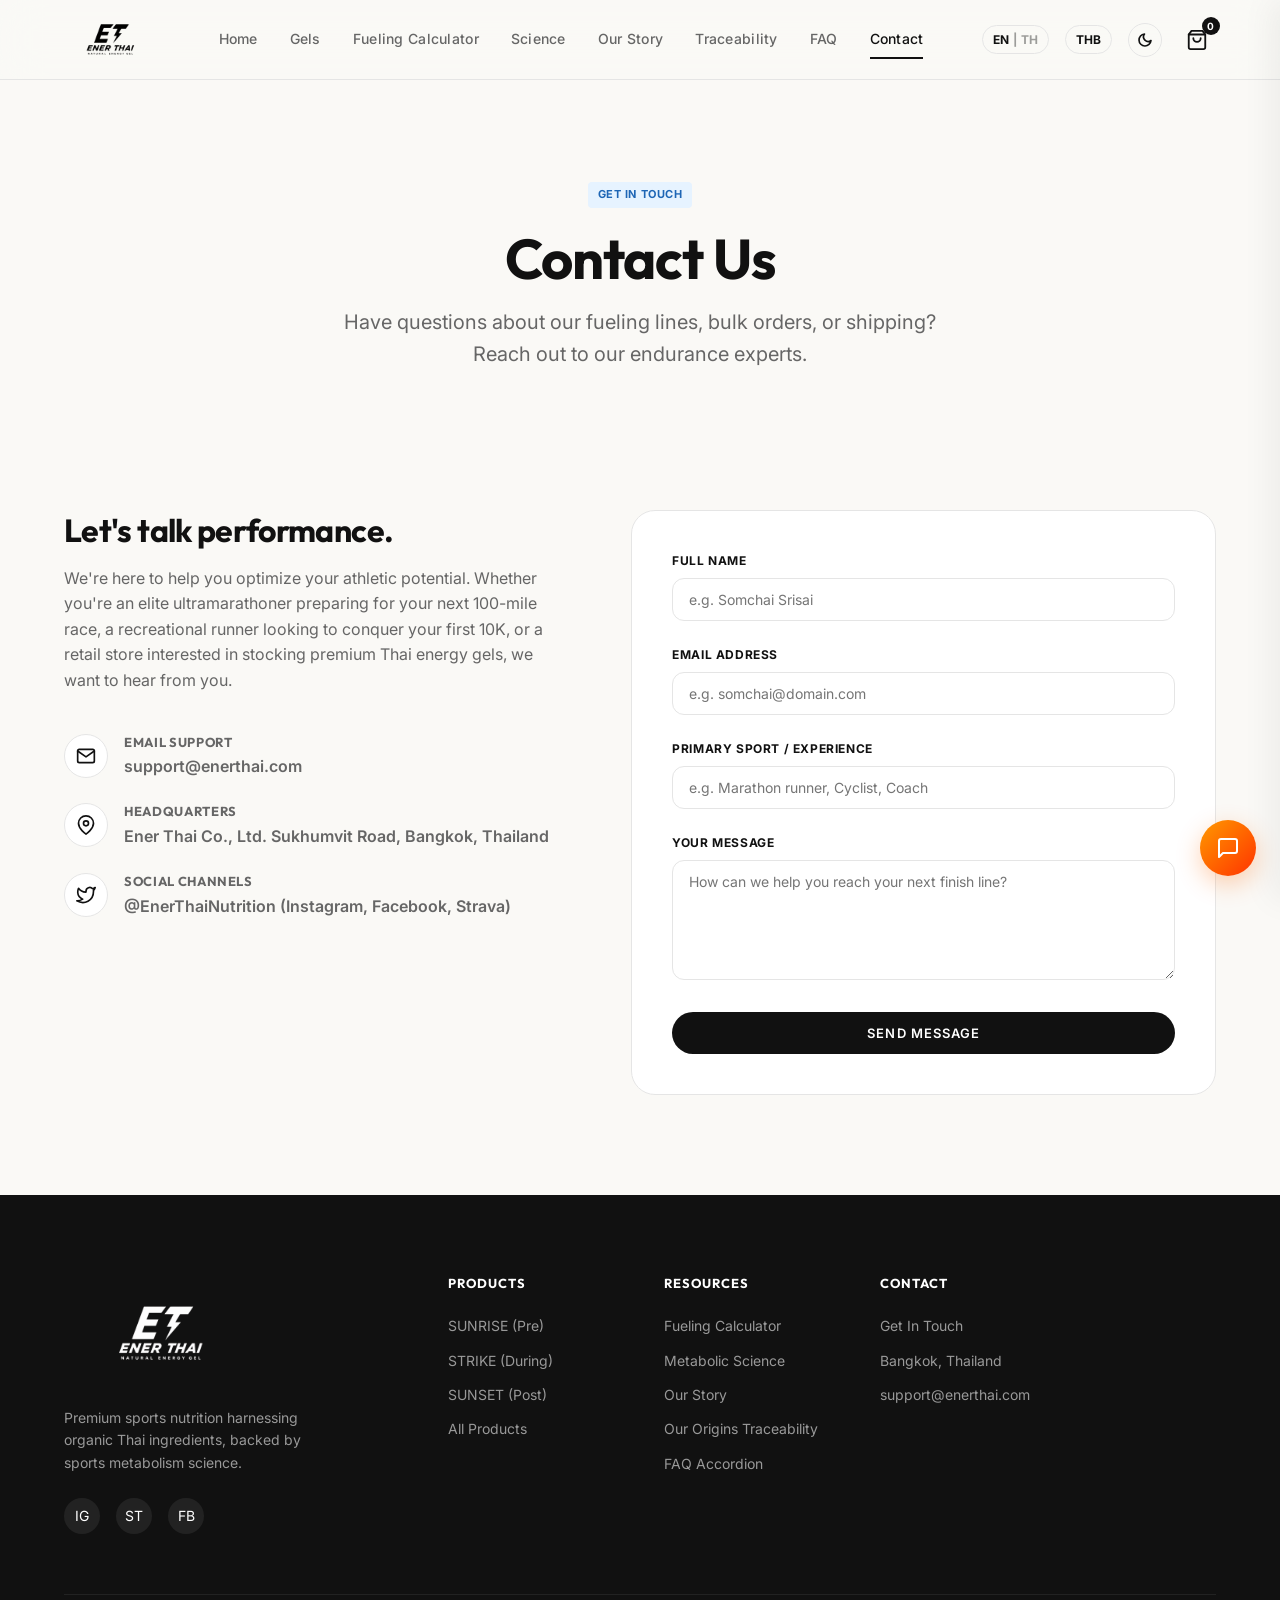
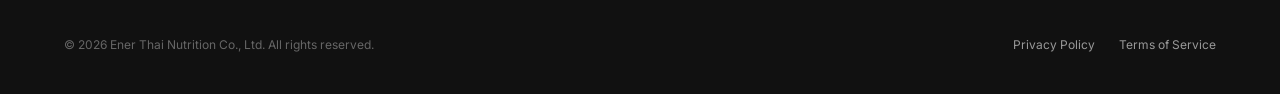
<file: contact.html>
<!DOCTYPE html>
<html lang="en">
<head>
    <meta charset="UTF-8">
    <meta name="viewport" content="width=device-width, initial-scale=1.0">
    <title>Contact Us | Ener Thai Sports Nutrition</title>
    <meta name="description" content="Get in touch with the Ener Thai team. Ask us about custom fueling programs, bulk wholesale orders, or local Thai sourcing initiatives.">
    <!-- Google Fonts -->
    <link rel="preconnect" href="https://fonts.googleapis.com">
    <link rel="preconnect" href="https://fonts.gstatic.com" crossorigin>
    <link href="https://fonts.googleapis.com/css2?family=Inter:wght@400;500;600;700&family=Outfit:wght@700;800&display=swap" rel="stylesheet">
    <!-- Custom Stylesheets -->
    <link rel="stylesheet" href="css/style.css">
    <link rel="stylesheet" href="css/pages.css">
    <!-- PWA Manifest -->
    <link rel="manifest" href="manifest.json">
    <!-- AI Chatbot Widget -->
    <script src="js/chatbot.js" defer></script>
    <style>
        .contact-header-section {
            padding-top: 180px;
            padding-bottom: 40px;
            text-align: center;
            background-color: var(--bg-primary);
        }
        .contact-header-section h1 {
            font-size: 56px;
            margin-bottom: 12px;
        }
        .contact-header-section p {
            color: var(--text-muted);
            font-size: 20px;
            max-width: 600px;
            margin: 0 auto;
        }
        .contact-container {
            padding-bottom: 100px;
        }
    </style>
</head>
<body>

    <!-- Header Navigation -->
    <header class="site-header">
        <div class="container header-container">
            <a href="index.html" class="logo">
                <img src="assets/logo-black.png" alt="Ener Thai Logo" class="logo-img logo-light-theme">
                <img src="assets/logo-white.png" alt="Ener Thai Logo" class="logo-img logo-dark-theme">
            </a>
            <nav class="main-nav">
                <a href="index.html" class="nav-link">
                    <span lang="en">Home</span>
                    <span lang="th">หน้าแรก</span>
                </a>
                <a href="products.html" class="nav-link">
                    <span lang="en">Gels</span>
                    <span lang="th">เจลพลังงาน</span>
                </a>
                <a href="calculator.html" class="nav-link">
                    <span lang="en">Fueling Calculator</span>
                    <span lang="th">คำนวณการเติมพลังงาน</span>
                </a>
                <a href="science.html" class="nav-link">
                    <span lang="en">Science</span>
                    <span lang="th">วิทยาศาสตร์การกีฬา</span>
                </a>
                <a href="story.html" class="nav-link">
                    <span lang="en">Our Story</span>
                    <span lang="th">เรื่องราวของเรา</span>
                </a>
                <a href="trace.html" class="nav-link">
                    <span lang="en">Traceability</span>
                    <span lang="th">การตรวจสอบย้อนกลับ</span>
                </a>
                <a href="faq.html" class="nav-link">
                    <span lang="en">FAQ</span>
                    <span lang="th">คำถามที่พบบ่อย</span>
                </a>
                <a href="contact.html" class="nav-link active">
                    <span lang="en">Contact</span>
                    <span lang="th">ติดต่อเรา</span>
                </a>
            </nav>
            <div class="header-actions">
                <button id="cartToggle" class="cart-toggle" aria-label="Shopping Cart">
                    <svg xmlns="http://www.w3.org/2000/svg" width="22" height="22" viewBox="0 0 24 24" fill="none" stroke="currentColor" stroke-width="2" stroke-linecap="round" stroke-linejoin="round">
                        <path d="M6 2L3 6v14a2 2 0 0 0 2 2h14a2 2 0 0 0 2-2V6l-3-4z"></path>
                        <line x1="3" y1="6" x2="21" y2="6"></line>
                        <path d="M16 10a4 4 0 0 1-8 0"></path>
                    </svg>
                    <span id="cartBadge" class="cart-badge">0</span>
                </button>
                <button id="menuBurger" class="menu-burger" aria-label="Open Menu">
                    <span></span>
                    <span></span>
                    <span></span>
                </button>
            </div>
        </div>
    </header>

    <!-- Mobile Nav Overlay -->
    <div id="mobileMenu" class="mobile-menu">
        <a href="index.html" class="mobile-menu-link">
            <span lang="en">Home</span>
            <span lang="th">หน้าแรก</span>
        </a>
        <a href="products.html" class="mobile-menu-link">
            <span lang="en">Gels</span>
            <span lang="th">เจลพลังงาน</span>
        </a>
        <a href="calculator.html" class="mobile-menu-link">
            <span lang="en">Fueling Calculator</span>
            <span lang="th">คำนวณการเติมพลังงาน</span>
        </a>
        <a href="science.html" class="mobile-menu-link">
            <span lang="en">Science</span>
            <span lang="th">วิทยาศาสตร์การกีฬา</span>
        </a>
        <a href="story.html" class="mobile-menu-link">
            <span lang="en">Our Story</span>
            <span lang="th">เรื่องราวของเรา</span>
        </a>
        <a href="trace.html" class="mobile-menu-link">
            <span lang="en">Traceability</span>
            <span lang="th">การตรวจสอบย้อนกลับ</span>
        </a>
        <a href="faq.html" class="mobile-menu-link">
            <span lang="en">FAQ</span>
            <span lang="th">คำถามที่พบบ่อย</span>
        </a>
        <a href="contact.html" class="mobile-menu-link active">
            <span lang="en">Contact</span>
            <span lang="th">ติดต่อเรา</span>
        </a>
    </div>

    <!-- Main Content -->
    <main>
        
        <section class="contact-header-section animate-fade-in visible">
            <div class="container">
                <span class="badge" style="background-color: #E6F3FF; color: #1E66B5; margin-bottom: 16px;">
                    <span lang="en">Get in touch</span>
                    <span lang="th">ติดต่อเรา</span>
                </span>
                <h1>
                    <span lang="en">Contact Us</span>
                    <span lang="th">ติดต่อเรา</span>
                </h1>
                <p>
                    <span lang="en">Have questions about our fueling lines, bulk orders, or shipping? Reach out to our endurance experts.</span>
                    <span lang="th">มีคำถามเกี่ยวกับกลุ่มผลิตภัณฑ์พลังงาน การสั่งซื้อจำนวนมาก หรือการจัดส่งใช่หรือไม่? ติดต่อผู้เชี่ยวชาญด้านกีฬาความทนทานของเราได้เลย</span>
                </p>
            </div>
        </section>

        <section class="contact-container section-padding">
            <div class="container contact-layout">
                
                <!-- Left Column: Contact details & info -->
                <div class="contact-info animate-fade-in visible" style="animation-delay: 0.15s;">
                    <h3>
                        <span lang="en">Let's talk performance.</span>
                        <span lang="th">มาพูดคุยเรื่องประสิทธิภาพกัน</span>
                    </h3>
                    <p>
                        <span lang="en">We're here to help you optimize your athletic potential. Whether you're an elite ultramarathoner preparing for your next 100-mile race, a recreational runner looking to conquer your first 10K, or a retail store interested in stocking premium Thai energy gels, we want to hear from you.</span>
                        <span lang="th">เราพร้อมช่วยเหลือคุณในการเพิ่มขีดจำกัดทางร่างกายเพื่อการเล่นกีฬา ไม่ว่าคุณจะเป็นนักวิ่งอัลตร้ามาราธอนแถวหน้าที่กำลังเตรียมพร้อมสำหรับการแข่ง 100 ไมล์ครั้งต่อไป นักวิ่งทั่วไปที่ตั้งเป้าหมายจะพิชิตระยะ 10K แรก หรือร้านค้าปลีกที่สนใจนำเข้าเจลพลังงานระดับพรีเมียมของไทย เราต้องการติดต่อพูดคุยกับคุณ</span>
                    </p>
                    
                    <div class="contact-details">
                        <!-- Email Card -->
                        <div class="contact-detail-item">
                            <div class="contact-detail-icon">
                                <svg xmlns="http://www.w3.org/2000/svg" width="20" height="20" viewBox="0 0 24 24" fill="none" stroke="currentColor" stroke-width="2" stroke-linecap="round" stroke-linejoin="round">
                                    <path d="M4 4h16c1.1 0 2 .9 2 2v12c0 1.1-.9 2-2 2H4c-1.1 0-2-.9-2-2V6c0-1.1.9-2 2-2z"></path>
                                    <polyline points="22,6 12,13 2,6"></polyline>
                                </svg>
                            </div>
                            <div class="contact-detail-text">
                                <h4>
                                    <span lang="en">Email Support</span>
                                    <span lang="th">ฝ่ายสนับสนุนทางอีเมล</span>
                                </h4>
                                <p>support@enerthai.com</p>
                            </div>
                        </div>

                        <!-- Address Card -->
                        <div class="contact-detail-item">
                            <div class="contact-detail-icon">
                                <svg xmlns="http://www.w3.org/2000/svg" width="20" height="20" viewBox="0 0 24 24" fill="none" stroke="currentColor" stroke-width="2" stroke-linecap="round" stroke-linejoin="round">
                                    <path d="M21 10c0 7-9 13-9 13s-9-6-9-13a9 9 0 0 1 18 0z"></path>
                                    <circle cx="12" cy="10" r="3"></circle>
                                </svg>
                            </div>
                            <div class="contact-detail-text">
                                <h4>
                                    <span lang="en">Headquarters</span>
                                    <span lang="th">สำนักงานใหญ่</span>
                                </h4>
                                <p>
                                    <span lang="en">Ener Thai Co., Ltd. Sukhumvit Road, Bangkok, Thailand</span>
                                    <span lang="th">บริษัท เอเนอร์ ไทย จำกัด ถนนสุขุมวิท กรุงเทพมหานคร ประเทศไทย</span>
                                </p>
                            </div>
                        </div>

                        <!-- Socials -->
                        <div class="contact-detail-item">
                            <div class="contact-detail-icon">
                                <svg xmlns="http://www.w3.org/2000/svg" width="20" height="20" viewBox="0 0 24 24" fill="none" stroke="currentColor" stroke-width="2" stroke-linecap="round" stroke-linejoin="round">
                                    <path d="M23 3a10.9 10.9 0 0 1-3.14 1.53 4.48 4.48 0 0 0-7.86 3v1A10.66 10.66 0 0 1 3 4s-4 9 5 13a11.64 11.64 0 0 1-7 2c9 5 20 0 20-11.5a4.5 4.5 0 0 0-.08-.83A7.72 7.72 0 0 0 23 3z"></path>
                                </svg>
                            </div>
                            <div class="contact-detail-text">
                                <h4>
                                    <span lang="en">Social Channels</span>
                                    <span lang="th">ช่องทางโซเชียลมีเดีย</span>
                                </h4>
                                <p>
                                    <span lang="en">@EnerThaiNutrition (Instagram, Facebook, Strava)</span>
                                    <span lang="th">@EnerThaiNutrition (Instagram, Facebook, Strava)</span>
                                </p>
                            </div>
                        </div>
                    </div>
                </div>

                <!-- Right Column: Submission Form Card -->
                <div class="contact-form-column animate-fade-in visible" style="animation-delay: 0.2s;" id="formContainer">
                    <div class="contact-form-card">
                        <form id="contactForm" onsubmit="event.preventDefault(); handleContactSubmit();">
                            <div class="contact-form-group">
                                <label for="contactName">
                                    <span lang="en">Full Name</span>
                                    <span lang="th">ชื่อ-นามสกุล</span>
                                </label>
                                <input type="text" id="contactName" class="contact-input" placeholder="e.g. Somchai Srisai" data-placeholder-en="e.g. Somchai Srisai" data-placeholder-th="เช่น สมชาย ศรีใส" required>
                            </div>
                            <div class="contact-form-group">
                                <label for="contactEmail">
                                    <span lang="en">Email Address</span>
                                    <span lang="th">ที่อยู่อีเมล</span>
                                </label>
                                <input type="email" id="contactEmail" class="contact-input" placeholder="e.g. somchai@domain.com" data-placeholder-en="e.g. somchai@domain.com" data-placeholder-th="เช่น somchai@domain.com" required>
                            </div>
                            <div class="contact-form-group">
                                <label for="contactSport">
                                    <span lang="en">Primary Sport / Experience</span>
                                    <span lang="th">กีฬาหลัก / ประสบการณ์</span>
                                </label>
                                <input type="text" id="contactSport" class="contact-input" placeholder="e.g. Marathon runner, Cyclist, Coach" data-placeholder-en="e.g. Marathon runner, Cyclist, Coach" data-placeholder-th="เช่น นักวิ่งมาราธอน, นักปั่นจักรยาน, โค้ช">
                            </div>
                            <div class="contact-form-group">
                                <label for="contactMsg">
                                    <span lang="en">Your Message</span>
                                    <span lang="th">ข้อความของคุณ</span>
                                </label>
                                <textarea id="contactMsg" class="contact-textarea" placeholder="How can we help you reach your next finish line?" data-placeholder-en="How can we help you reach your next finish line?" data-placeholder-th="เราจะช่วยให้คุณก้าวข้ามเส้นชัยถัดไปได้อย่างไร?" required></textarea>
                            </div>
                            <button type="submit" class="btn btn-primary" style="width: 100%;">
                                <span lang="en">Send Message</span>
                                <span lang="th">ส่งข้อความ</span>
                            </button>
                        </form>
                    </div>
                </div>

            </div>
        </section>
    </main>

    <!-- Global Footer -->
    <footer class="site-footer">
        <div class="container">
            <div class="footer-grid">
                <div class="footer-brand">
                    <a href="index.html" class="footer-logo" style="display: block; margin-bottom: 20px;">
                        <img src="assets/logo-white.png" alt="Ener Thai Logo" style="height: 42px; width: auto;">
                    </a>
                    <p>
                        <span lang="en">Premium sports nutrition harnessing organic Thai ingredients, backed by sports metabolism science.</span>
                        <span lang="th">โภชนาการการกีฬาเกรดพรีเมียมที่ใช้วัตถุดิบออร์แกนิกของไทย รองรับด้วยวิทยาศาสตร์การเผาผลาญสำหรับการออกกำลังกาย</span>
                    </p>
                    <div class="footer-socials">
                        <a href="#" class="footer-social-link">IG</a>
                        <a href="#" class="footer-social-link">ST</a>
                        <a href="#" class="footer-social-link">FB</a>
                    </div>
                </div>
                <div class="footer-col">
                    <h4>
                        <span lang="en">Products</span>
                        <span lang="th">ผลิตภัณฑ์</span>
                    </h4>
                    <ul class="footer-links">
                        <li><a href="product.html?id=sunrise" class="footer-link">SUNRISE (Pre)</a></li>
                        <li><a href="product.html?id=strike" class="footer-link">STRIKE (During)</a></li>
                        <li><a href="product.html?id=sunset" class="footer-link">SUNSET (Post)</a></li>
                        <li><a href="products.html" class="footer-link">
                            <span lang="en">All Products</span>
                            <span lang="th">ผลิตภัณฑ์ทั้งหมด</span>
                        </a></li>
                    </ul>
                </div>
                <div class="footer-col">
                    <h4>
                        <span lang="en">Resources</span>
                        <span lang="th">แหล่งข้อมูล</span>
                    </h4>
                    <ul class="footer-links">
                        <li><a href="calculator.html" class="footer-link">
                            <span lang="en">Fueling Calculator</span>
                            <span lang="th">คำนวณการเติมพลังงาน</span>
                        </a></li>
                        <li><a href="science.html" class="footer-link">
                            <span lang="en">Metabolic Science</span>
                            <span lang="th">วิทยาศาสตร์การกีฬา</span>
                        </a></li>
                        <li><a href="story.html" class="footer-link">
                            <span lang="en">Our Story</span>
                            <span lang="th">เรื่องราวของเรา</span>
                        </a></li>
                        <li><a href="trace.html" class="footer-link">
                            <span lang="en">Our Origins Traceability</span>
                            <span lang="th">การตรวจสอบย้อนกลับวัตถุดิบ</span>
                        </a></li>
                        <li><a href="faq.html" class="footer-link">
                            <span lang="en">FAQ Accordion</span>
                            <span lang="th">คำถามที่พบบ่อย</span>
                        </a></li>
                    </ul>
                </div>
                <div class="footer-col">
                    <h4>
                        <span lang="en">Contact</span>
                        <span lang="th">ติดต่อเรา</span>
                    </h4>
                    <ul class="footer-links">
                        <li><a href="contact.html" class="footer-link">
                            <span lang="en">Get In Touch</span>
                            <span lang="th">ติดต่อเรา</span>
                        </a></li>
                        <li><span style="color: #999999;">
                            <span lang="en">Bangkok, Thailand</span>
                            <span lang="th">กรุงเทพฯ, ประเทศไทย</span>
                        </span></li>
                        <li><span style="color: #999999;">support@enerthai.com</span></li>
                    </ul>
                </div>
            </div>
            <div class="footer-bottom">
                <p>&copy; 2026 Ener Thai Nutrition Co., Ltd. All rights reserved.</p>
                <div class="footer-bottom-links">
                    <a href="#" class="footer-link">
                        <span lang="en">Privacy Policy</span>
                        <span lang="th">นโยบายความเป็นส่วนตัว</span>
                    </a>
                    <a href="#" class="footer-link">
                        <span lang="en">Terms of Service</span>
                        <span lang="th">เงื่อนไขการใช้บริการ</span>
                    </a>
                </div>
            </div>
        </div>
    </footer>

    <!-- Shopping Cart Drawer Overlay and Container -->
    <div id="cartOverlay" class="cart-drawer-overlay"></div>
    <div id="cartDrawer" class="cart-drawer">
        <div class="cart-header">
            <h2>
                <span lang="en">Your Cart</span>
                <span lang="th">ตะกร้าสินค้าของคุณ</span>
            </h2>
            <button id="cartClose" class="cart-close" aria-label="Close Cart">&times;</button>
        </div>
        <div id="cartItems" class="cart-items-container">
            <!-- Rendered dynamically via JS -->
        </div>
        <div class="cart-footer">
            <div class="cart-summary-row">
                <span>
                    <span lang="en">Subtotal</span>
                    <span lang="th">ยอดรวมย่อย</span>
                </span>
                <span id="cartSubtotal">฿0.00</span>
            </div>
            <div class="cart-summary-row" style="color: var(--text-muted); font-size: 13px;">
                <span>
                    <span lang="en">Shipping</span>
                    <span lang="th">การจัดส่ง</span>
                </span>
                <span>
                    <span lang="en">Free</span>
                    <span lang="th">ฟรี</span>
                </span>
            </div>
            <div class="cart-summary-total">
                <span>
                    <span lang="en">Total</span>
                    <span lang="th">ยอดรวมทั้งหมด</span>
                </span>
                <span id="cartTotal">฿0.00</span>
            </div>
            <button id="checkoutBtn" class="btn btn-primary cart-checkout-btn">
                <span lang="en">Proceed to Checkout</span>
                <span lang="th">ดำเนินการชำระเงิน</span>
            </button>
        </div>
    </div>

    <!-- Simulated Checkout Modal -->
    <div id="checkoutOverlay" class="checkout-modal-overlay">
        <div class="checkout-modal">
            <button id="checkoutClose" class="checkout-modal-close" aria-label="Close Checkout">&times;</button>
            <div class="text-center" style="margin-bottom: 20px;">
                <svg xmlns="http://www.w3.org/2000/svg" width="36" height="36" viewBox="0 0 24 24" fill="none" stroke="currentColor" stroke-width="2" stroke-linecap="round" stroke-linejoin="round" style="color: var(--color-sunrise-hover);">
                    <circle cx="12" cy="12" r="10"></circle>
                    <line x1="12" y1="8" x2="12" y2="12"></line>
                    <line x1="12" y1="16" x2="12.01" y2="16"></line>
                </svg>
            </div>
            <h3>
                <span lang="en">Demo Order Checkout</span>
                <span lang="th">ชำระเงินจำลอง</span>
            </h3>
            <p>
                <span lang="en">This is a simulated order. Confirming will empty your cart and simulate a successful order shipment.</span>
                <span lang="th">นี่คือการสั่งซื้อจำลอง การยืนยันจะเป็นการล้างตะกร้าสินค้าของคุณและจำลองการจัดส่งสินค้าที่สำเร็จ</span>
            </p>
            <div class="order-summary-box">
                <div id="checkoutSummaryItems">
                    <!-- Populated dynamically -->
                </div>
                <div class="order-summary-divider"></div>
                <div class="order-summary-item">
                    <span>
                        <span lang="en">Subtotal</span>
                        <span lang="th">ยอดรวมย่อย</span>
                    </span>
                    <span id="checkoutSubtotal">฿0.00</span>
                </div>
                <div class="order-summary-item">
                    <span>
                        <span lang="en">Shipping</span>
                        <span lang="th">การจัดส่ง</span>
                    </span>
                    <span>
                        <span lang="en">Free</span>
                        <span lang="th">ฟรี</span>
                    </span>
                </div>
                <div class="order-summary-divider"></div>
                <div class="order-summary-total">
                    <span>
                        <span lang="en">Total</span>
                        <span lang="th">ยอดรวมทั้งหมด</span>
                    </span>
                    <span id="checkoutTotal">฿0.00</span>
                </div>
            </div>
            <button id="checkoutConfirmBtn" class="btn btn-primary" style="width: 100%;">
                <span lang="en">Place Order</span>
                <span lang="th">สั่งซื้อสินค้า</span>
            </button>
        </div>
    </div>

    <!-- Shared Global Scripts -->
    <script src="js/main.js"></script>

    <!-- Page Specific Script for simulating form submit -->
    <script>
        function handleContactSubmit() {
            const formContainer = document.getElementById('formContainer');
            const nameInput = document.getElementById('contactName').value;
            const lang = localStorage.getItem('enerthai_lang') || 'en';

            const successHTML = lang === 'th' ? `
                <div class="contact-form-card text-center" style="padding: 60px 40px; border-color: #2E7D32; background-color: rgba(46, 125, 50, 0.02);">
                    <div style="width: 54px; height: 54px; border-radius: 50%; background-color: #E6F7ED; color: #2E7D32; display: flex; align-items: center; justify-content: center; margin: 0 auto 24px;">
                        <svg xmlns="http://www.w3.org/2000/svg" width="30" height="30" viewBox="0 0 24 24" fill="none" stroke="currentColor" stroke-width="2.5" stroke-linecap="round" stroke-linejoin="round">
                            <polyline points="20 6 9 17 4 12"></polyline>
                        </svg>
                    </div>
                    <h3 style="font-size: 22px; font-weight: 800; margin-bottom: 8px;">ส่งข้อความแล้ว!</h3>
                    <p style="color: var(--text-muted); font-size: 15px; line-height: 1.5; margin-bottom: 24px;">ขอบคุณสำหรับข้อความของคุณ ${nameInput} หนึ่งในผู้เชี่ยวชาญด้านพลังงานและการออกกำลังกายของเราจะติดต่อกลับหาคุณภายใน 24 ชั่วโมง</p>
                    <button class="btn btn-primary" onclick="window.location.reload();" style="width: 100%;">ส่งข้อความอื่น</button>
                </div>
            ` : `
                <div class="contact-form-card text-center" style="padding: 60px 40px; border-color: #2E7D32; background-color: rgba(46, 125, 50, 0.02);">
                    <div style="width: 54px; height: 54px; border-radius: 50%; background-color: #E6F7ED; color: #2E7D32; display: flex; align-items: center; justify-content: center; margin: 0 auto 24px;">
                        <svg xmlns="http://www.w3.org/2000/svg" width="30" height="30" viewBox="0 0 24 24" fill="none" stroke="currentColor" stroke-width="2.5" stroke-linecap="round" stroke-linejoin="round">
                            <polyline points="20 6 9 17 4 12"></polyline>
                        </svg>
                    </div>
                    <h3 style="font-size: 22px; font-weight: 800; margin-bottom: 8px;">Message Sent!</h3>
                    <p style="color: var(--text-muted); font-size: 15px; line-height: 1.5; margin-bottom: 24px;">Thank you for writing to us, ${nameInput}. One of our endurance fueling specialists will get back to you within 24 hours.</p>
                    <button class="btn btn-primary" onclick="window.location.reload();" style="width: 100%;">Send Another Message</button>
                </div>
            `;
            formContainer.innerHTML = successHTML;
        }
    </script>
</body>
</html>
</file>
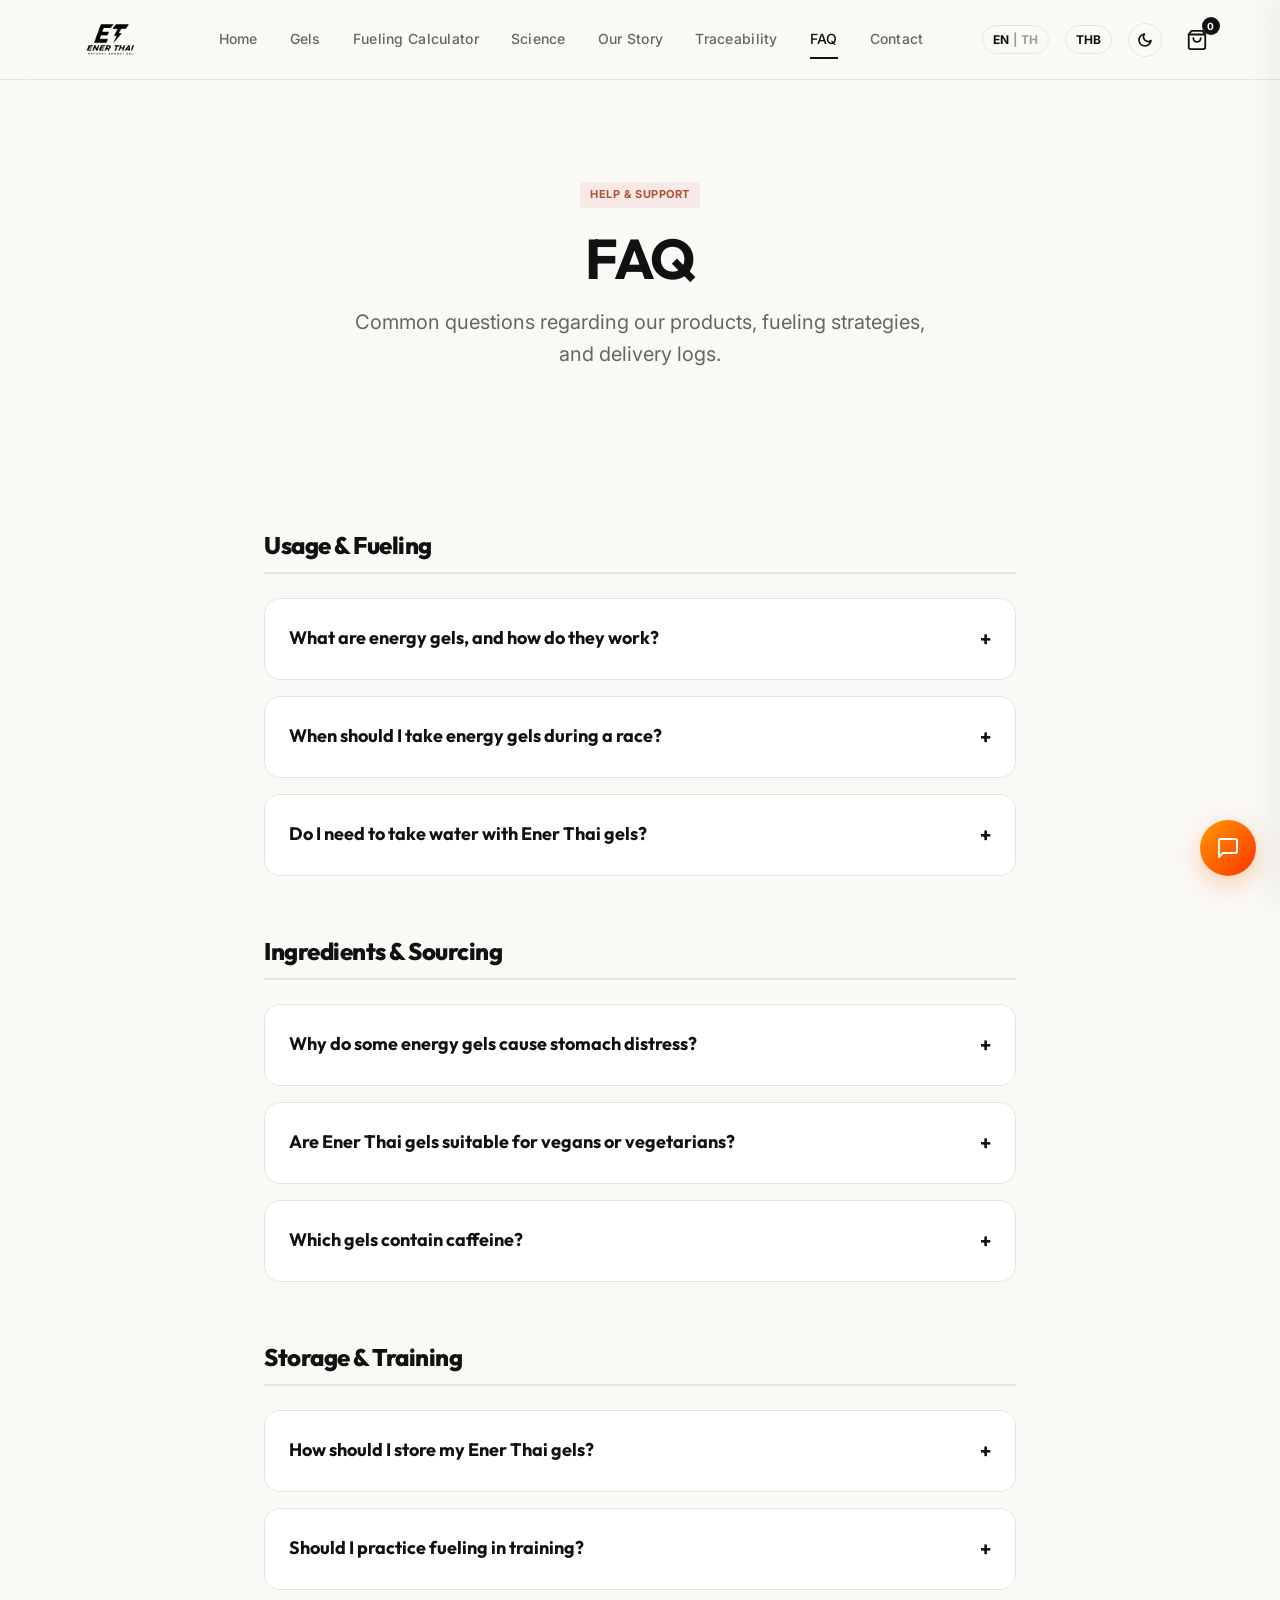
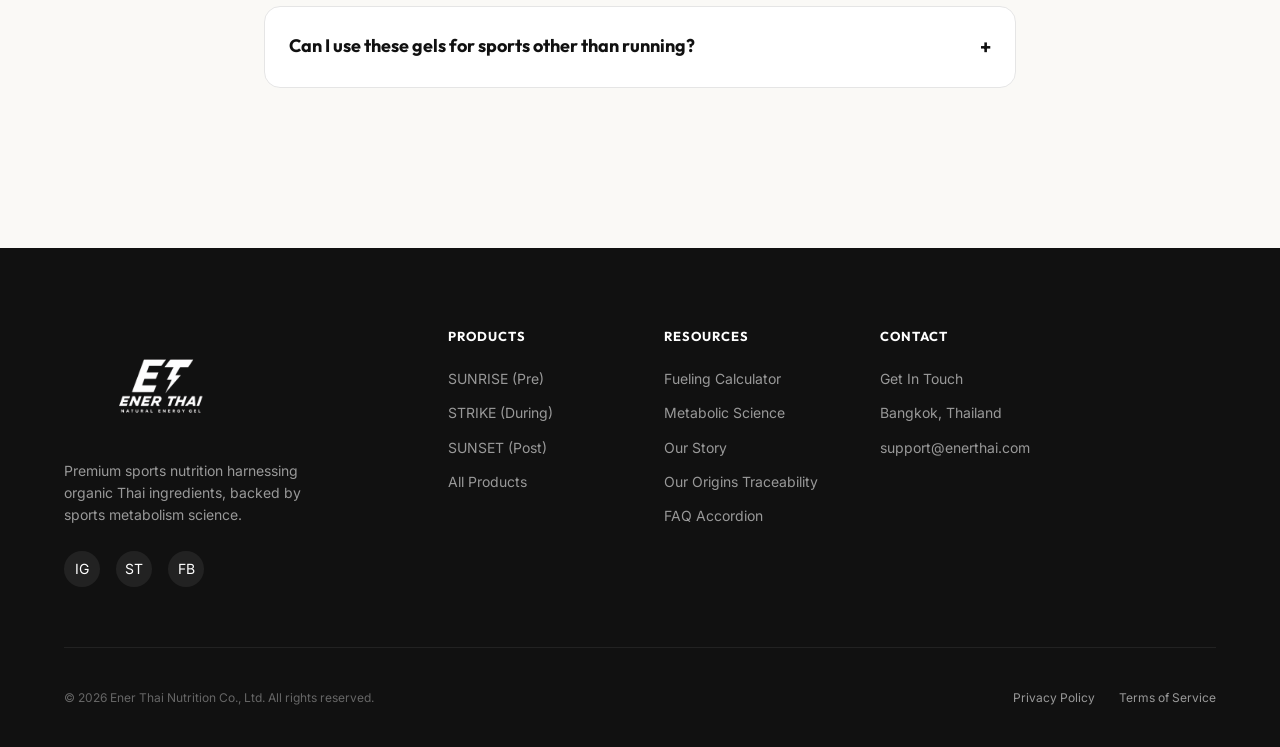
<file: faq.html>
<!DOCTYPE html>
<html lang="en">
<head>
    <meta charset="UTF-8">
    <meta name="viewport" content="width=device-width, initial-scale=1.0">
    <title>Frequently Asked Questions | Ener Thai Sports Nutrition</title>
    <meta name="description" content="Find answers to common questions about Ener Thai energy gels, running fueling plans, hydration requirements, and organic Thai ingredients.">
    <!-- Google Fonts -->
    <link rel="preconnect" href="https://fonts.googleapis.com">
    <link rel="preconnect" href="https://fonts.gstatic.com" crossorigin>
    <link href="https://fonts.googleapis.com/css2?family=Inter:wght@400;500;600;700&family=Outfit:wght@700;800&display=swap" rel="stylesheet">
    <!-- Custom Stylesheets -->
    <link rel="stylesheet" href="css/style.css">
    <link rel="stylesheet" href="css/pages.css">
    <!-- PWA Manifest -->
    <link rel="manifest" href="manifest.json">
    <!-- AI Chatbot Widget -->
    <script src="js/chatbot.js" defer></script>
    <style>
        .faq-header-section {
            padding-top: 180px;
            padding-bottom: 60px;
            text-align: center;
            background-color: var(--bg-primary);
        }
        .faq-header-section h1 {
            font-size: 56px;
            margin-bottom: 12px;
        }
        .faq-header-section p {
            color: var(--text-muted);
            font-size: 20px;
            max-width: 600px;
            margin: 0 auto;
        }
        
        .faq-container {
            padding-bottom: 100px;
        }
        
        .faq-category-block {
            margin-bottom: 60px;
        }
        .faq-category-block h2 {
            font-size: 24px;
            font-weight: 800;
            margin-bottom: 24px;
            border-bottom: 2px solid var(--border-color);
            padding-bottom: 12px;
            font-family: var(--font-heading);
        }
    </style>
</head>
<body>

    <!-- Header Navigation -->
    <header class="site-header">
        <div class="container header-container">
            <a href="index.html" class="logo">
                <img src="assets/logo-black.png" alt="Ener Thai Logo" class="logo-img logo-light-theme">
                <img src="assets/logo-white.png" alt="Ener Thai Logo" class="logo-img logo-dark-theme">
            </a>
            <nav class="main-nav">
                <a href="index.html" class="nav-link">
                    <span lang="en">Home</span>
                    <span lang="th">หน้าแรก</span>
                </a>
                <a href="products.html" class="nav-link">
                    <span lang="en">Gels</span>
                    <span lang="th">เจลพลังงาน</span>
                </a>
                <a href="calculator.html" class="nav-link">
                    <span lang="en">Fueling Calculator</span>
                    <span lang="th">คำนวณการเติมพลังงาน</span>
                </a>
                <a href="science.html" class="nav-link">
                    <span lang="en">Science</span>
                    <span lang="th">วิทยาศาสตร์การกีฬา</span>
                </a>
                <a href="story.html" class="nav-link">
                    <span lang="en">Our Story</span>
                    <span lang="th">เรื่องราวของเรา</span>
                </a>
                <a href="trace.html" class="nav-link">
                    <span lang="en">Traceability</span>
                    <span lang="th">การตรวจสอบย้อนกลับ</span>
                </a>
                <a href="faq.html" class="nav-link active">
                    <span lang="en">FAQ</span>
                    <span lang="th">คำถามที่พบบ่อย</span>
                </a>
                <a href="contact.html" class="nav-link">
                    <span lang="en">Contact</span>
                    <span lang="th">ติดต่อเรา</span>
                </a>
            </nav>
            <div class="header-actions">
                <button id="cartToggle" class="cart-toggle" aria-label="Shopping Cart">
                    <svg xmlns="http://www.w3.org/2000/svg" width="22" height="22" viewBox="0 0 24 24" fill="none" stroke="currentColor" stroke-width="2" stroke-linecap="round" stroke-linejoin="round">
                        <path d="M6 2L3 6v14a2 2 0 0 0 2 2h14a2 2 0 0 0 2-2V6l-3-4z"></path>
                        <line x1="3" y1="6" x2="21" y2="6"></line>
                        <path d="M16 10a4 4 0 0 1-8 0"></path>
                    </svg>
                    <span id="cartBadge" class="cart-badge">0</span>
                </button>
                <button id="menuBurger" class="menu-burger" aria-label="Open Menu">
                    <span></span>
                    <span></span>
                    <span></span>
                </button>
            </div>
        </div>
    </header>

    <!-- Mobile Nav Overlay -->
    <div id="mobileMenu" class="mobile-menu">
        <a href="index.html" class="mobile-menu-link">
            <span lang="en">Home</span>
            <span lang="th">หน้าแรก</span>
        </a>
        <a href="products.html" class="mobile-menu-link">
            <span lang="en">Gels</span>
            <span lang="th">เจลพลังงาน</span>
        </a>
        <a href="calculator.html" class="mobile-menu-link">
            <span lang="en">Fueling Calculator</span>
            <span lang="th">คำนวณการเติมพลังงาน</span>
        </a>
        <a href="science.html" class="mobile-menu-link">
            <span lang="en">Science</span>
            <span lang="th">วิทยาศาสตร์การกีฬา</span>
        </a>
        <a href="story.html" class="mobile-menu-link">
            <span lang="en">Our Story</span>
            <span lang="th">เรื่องราวของเรา</span>
        </a>
        <a href="trace.html" class="mobile-menu-link">
            <span lang="en">Traceability</span>
            <span lang="th">การตรวจสอบย้อนกลับ</span>
        </a>
        <a href="faq.html" class="mobile-menu-link active">
            <span lang="en">FAQ</span>
            <span lang="th">คำถามที่พบบ่อย</span>
        </a>
        <a href="contact.html" class="mobile-menu-link">
            <span lang="en">Contact</span>
            <span lang="th">ติดต่อเรา</span>
        </a>
    </div>

    <!-- Main Content -->
    <main>
        
        <section class="faq-header-section animate-fade-in visible">
            <div class="container">
                <span class="badge" style="background-color: #F7EAE6; color: #B35136; margin-bottom: 16px;">
                    <span lang="en">Help & Support</span>
                    <span lang="th">ความช่วยเหลือและสนับสนุน</span>
                </span>
                <h1>
                    <span lang="en">FAQ</span>
                    <span lang="th">คำถามที่พบบ่อย</span>
                </h1>
                <p>
                    <span lang="en">Common questions regarding our products, fueling strategies, and delivery logs.</span>
                    <span lang="th">คำถามที่พบบ่อยเกี่ยวกับผลิตภัณฑ์ของเรา กลยุทธ์การเติมพลังงาน และข้อมูลการส่งมอบ</span>
                </p>
            </div>
        </section>

        <section class="faq-container section-padding">
            <div class="container" style="max-width: 800px;">
                
                <!-- Category 1: Gels Usage & Fueling -->
                <div class="faq-category-block animate-fade-in visible">
                    <h2>
                        <span lang="en">Usage & Fueling</span>
                        <span lang="th">การใช้งานและการเติมพลังงาน</span>
                    </h2>
                    <div class="faq-accordion">
                        <div class="faq-item">
                            <div class="faq-question">
                                <span lang="en">What are energy gels, and how do they work?</span>
                                <span lang="th">เจลพลังงานคืออะไร และทำงานอย่างไร?</span>
                                <span class="faq-icon">+</span>
                            </div>
                            <div class="faq-answer">
                                <span lang="en">Energy gels are highly concentrated, easy-to-swallow carbohydrate mixtures designed for endurance athletes. During exercise, your body burns glycogen stores. Gels deliver immediate glucose directly to your bloodstream, sparing muscle glycogen reserves and delaying fatigue.</span>
                                <span lang="th">เจลพลังงานคือส่วนผสมของคาร์โบไฮเดรตที่มีความเข้มข้นสูงและกลืนง่าย ออกแบบมาเป็นพิเศษสำหรับนักกีฬาที่มีความอดทนสูง ในระหว่างการออกกำลังกาย ร่างกายของคุณจะเผาผลาญไกลโคเจนสะสมในกล้ามเนื้อ เจลเหล่านี้จะส่งกลูโคสเข้าสู่กระแสเลือดของคุณโดยตรงทันที ช่วยรักษาแหล่งสะสมไกลโคเจนในกล้ามเนื้อและชะลอการเกิดความเหนื่อยล้า</span>
                            </div>
                        </div>
                        <div class="faq-item">
                            <div class="faq-question">
                                <span lang="en">When should I take energy gels during a race?</span>
                                <span lang="th">ฉันควรบริโภคเจลพลังงานในช่วงเวลาใดระหว่างการแข่งขัน?</span>
                                <span class="faq-icon">+</span>
                            </div>
                            <div class="faq-answer">
                                <span lang="en">For events longer than 60 minutes, we recommend taking your first STRIKE gel around 30 to 45 minutes into the run, and continuing to consume one gel every 30 to 40 minutes. Use our Fueling Calculator page to generate a precise timeline based on your target pace and race distance.</span>
                                <span lang="th">สำหรับกิจกรรมการแข่งขันที่ยาวนานกว่า 60 นาที เราแนะนำให้ทานเจล STRIKE ซองแรกในช่วงนาทีที่ 30 ถึง 45 ของการวิ่ง และทานอย่างต่อเนื่องซองละทุกๆ 30 ถึง 40 นาที คุณสามารถใช้หน้า "คำนวณการเติมพลังงาน" เพื่อสร้างแผนกำหนดเวลาที่แม่นยำตามความเร็วเป้าหมายและระยะทางของคุณได้</span>
                            </div>
                        </div>
                        <div class="faq-item">
                            <div class="faq-question">
                                <span lang="en">Do I need to take water with Ener Thai gels?</span>
                                <span lang="th">ฉันจำเป็นต้องดื่มน้ำตามหลังจากทานเจล Ener Thai หรือไม่?</span>
                                <span class="faq-icon">+</span>
                            </div>
                            <div class="faq-answer">
                                <span lang="en">Yes. While our STRIKE gels are formulated with liquid coconut water concentrate and have a thin, fluid texture compared to thick syrups, we still advise chasing each gel with a few sips of water. Water helps lower the gel's concentration in the stomach, promoting faster gastric emptying and preventing gut issues.</span>
                                <span lang="th">จำเป็นอย่างยิ่ง แม้ว่าเจล STRIKE ของเราจะถูกคิดค้นขึ้นด้วยน้ำมะพร้าวอ่อนน้ำหอมเข้มข้น ทำให้มีเนื้อสัมผัสที่เหลวและกลืนง่ายไม่เหนียวข้นเหมือนน้ำเชื่อมทั่วไป แต่เรายังแนะนำให้ดื่มน้ำตามสักสองสามอึก น้ำจะช่วยลดความเข้มข้นของเจลในกระเพาะอาหาร ส่งเสริมให้อัตราการสูญเสียของเหลวและการระบายของเสียออกจากกระเพาะอาหาร (gastric emptying) รวดเร็วขึ้น และป้องกันอาการจุกเสียดท้อง</span>
                            </div>
                        </div>
                    </div>
                </div>

                <!-- Category 2: Ingredients & Sourcing -->
                <div class="faq-category-block animate-fade-in visible">
                    <h2>
                        <span lang="en">Ingredients & Sourcing</span>
                        <span lang="th">ส่วนผสมและแหล่งที่มา</span>
                    </h2>
                    <div class="faq-accordion">
                        <div class="faq-item">
                            <div class="faq-question">
                                <span lang="en">Why do some energy gels cause stomach distress?</span>
                                <span lang="th">ทำไมเจลพลังงานบางยี่ห้อถึงทำให้เกิดอาการแน่นท้องหรือปัญหากระเพาะอาหาร?</span>
                                <span class="faq-icon">+</span>
                            </div>
                            <div class="faq-answer">
                                <span lang="en">Stomach issues occur when too many carbohydrates are dumped into the gut at once, saturating the absorption pathways. Traditional gels often use high-fructose corn syrup or excessive single-source glucose that sits in the stomach. Ener Thai utilizes a scientific 1:0.8 Maltodextrin-to-Fructose ratio alongside natural fruit purees and coconut water, which bypass the stomach quickly and use two separate absorption channels.</span>
                                <span lang="th">อาการอึดอัดแน่นท้องเกิดขึ้นเมื่อมีคาร์โบไฮเดรตจำนวนมากเกินไปตกค้างอยู่ในลำไส้ในคราวเดียว จนเกินขีดความสามารถของช่องทางการดูดซึม เจลแบบเดิมๆ มักใช้น้ำเชื่อมข้าวโพดที่มีฟรุกโตสสูง (high-fructose corn syrup) หรือกลูโคสจากแหล่งเดียวในปริมาณมาก ซึ่งจะตกค้างอยู่ในกระเพาะอาหาร สำหรับ Ener Thai เราใช้อัตราส่วนมอลโทเดกซ์ทรินต่อฟรุกโตสที่ 1:0.8 ตามหลักวิทยาศาสตร์ ร่วมกับเนื้อผลไม้ธรรมชาติและน้ำมะพร้าวอ่อนน้ำหอม ซึ่งจะถูกย่อยผ่านกระเพาะอาหารอย่างรวดเร็วและใช้การดูดซึมแบบสองช่องทาง (dual-transport absorption)</span>
                            </div>
                        </div>
                        <div class="faq-item">
                            <div class="faq-question">
                                <span lang="en">Are Ener Thai gels suitable for vegans or vegetarians?</span>
                                <span lang="th">เจลของ Ener Thai เหมาะสำหรับผู้รับประทานมังสวิรัติหรือวีแกนหรือไม่?</span>
                                <span class="faq-icon">+</span>
                            </div>
                            <div class="faq-answer">
                                <span lang="en">Our SUNRISE, STRIKE, and SUNSET gels are all 100% vegan, dairy-free, and plant-based, made entirely from natural fruit purees, starches, and organic pea protein.</span>
                                <span lang="th">เจลสูตร SUNRISE, STRIKE และ SUNSET ของเราทั้งหมดเป็นสูตรเจ วีแกน 100% ปราศจากส่วนผสมจากนมและผลิตภัณฑ์จากสัตว์ ทำมาจากเนื้อผลไม้ธรรมชาติ แป้งจากพืช และโปรตีนถั่วลันเตาออร์แกนิกทั้งหมด</span>
                            </div>
                        </div>
                        <div class="faq-item">
                            <div class="faq-question">
                                <span lang="en">Which gels contain caffeine?</span>
                                <span lang="th">เจลรสชาติใดบ้างที่มีคาเฟอีน?</span>
                                <span class="faq-icon">+</span>
                            </div>
                            <div class="faq-answer">
                                <span lang="en">Our SUNRISE (Prepare) gel contains 70mg of natural caffeine sourced from organic green tea extract to boost mental focus and prime your muscles before you start. STRIKE and SUNSET are entirely caffeine-free.</span>
                                <span lang="th">เจลสูตร SUNRISE (Prepare) ของเรามีส่วนผสมของคาเฟอีนธรรมชาติ 70 มก. ที่สกัดจากชาเขียวออร์แกนิก เพื่อช่วยกระตุ้นการตื่นตัวทางสมองและเตรียมกล้ามเนื้อของคุณให้พร้อมก่อนเริ่มวิ่ง ส่วนสูตร STRIKE และ SUNSET เป็นสูตรปราศจากคาเฟอีนทั้งหมด</span>
                            </div>
                        </div>
                    </div>
                </div>

                <!-- Category 3: Storage & Training -->
                <div class="faq-category-block animate-fade-in visible">
                    <h2>
                        <span lang="en">Storage & Training</span>
                        <span lang="th">การจัดเก็บและการฝึกซ้อม</span>
                    </h2>
                    <div class="faq-accordion">
                        <div class="faq-item">
                            <div class="faq-question">
                                <span lang="en">How should I store my Ener Thai gels?</span>
                                <span lang="th">ฉันควรเก็บรักษาเจล Ener Thai อย่างไร?</span>
                                <span class="faq-icon">+</span>
                            </div>
                            <div class="faq-answer">
                                <span lang="en">Store them in a cool, dry place away from direct sunlight. There is no need to refrigerate them, although some runners prefer the taste of chilled gels during hot summer training runs. Since we use pasteurized natural fruit purees and clean starches, they remain fresh for up to 12 months. Refer to the expiration date printed on the pouch seals.</span>
                                <span lang="th">ควรเก็บไว้ในที่แห้งและเย็น หลีกเลี่ยงแสงแดดโดยตรง ไม่จำเป็นต้องแช่เย็น แม้ว่านักวิ่งบางท่านจะชื่นชอบรสชาติของเจลที่แช่เย็นในระหว่างการซ้อมวิ่งในสภาพอากาศร้อนก็ตาม เนื่องจากเราใช้วิธีพาสเจอไรซ์เนื้อผลไม้ธรรมชาติและแป้งพืชที่สะอาด เจลของเราจึงมีอายุยาวนานถึง 12 เดือน โปรดดูวันหมดอายุที่ระบุอยู่บนแถบปิดผนึกของซอง</span>
                            </div>
                        </div>
                        <div class="faq-item">
                            <div class="faq-question">
                                <span lang="en">Should I practice fueling in training?</span>
                                <span lang="th">ฉันควรฝึกซ้อมการเติมพลังงานในตอนซ้อมวิ่งหรือไม่?</span>
                                <span class="faq-icon">+</span>
                            </div>
                            <div class="faq-answer">
                                <span lang="en">Absolutely. "Training your gut" is just as important as training your legs. Your digestive system adapts to absorbing carbohydrates under cardiovascular strain. We recommend practicing your race-day fueling plan during your weekly long runs to ensure comfort and optimal glycemic absorption on race day.</span>
                                <span lang="th">ควรทำอย่างยิ่ง "การฝึกซ้อมระบบย่อยอาหาร (Training your gut)" มีความสำคัญพอๆ กับการฝึกซ้อมขาของคุณ ระบบย่อยอาหารของคุณต้องปรับตัวเพื่อดูดซึมคาร์โบไฮเดรตในขณะที่ร่างกายกำลังเหนื่อยล้าจากการออกกำลังกาย เราแนะนำให้คุณฝึกฝนการเติมพลังงานตามแผนของวันแข่งจริงในระหว่างการวิ่งยาวรายสัปดาห์ (Long run) เพื่อให้แน่ใจว่าทางเดินอาหารจะมีความคุ้นชินและดูดซึมได้ดีที่สุดในวันแข่งจริง</span>
                            </div>
                        </div>
                        <div class="faq-item">
                            <div class="faq-question">
                                <span lang="en">Can I use these gels for sports other than running?</span>
                                <span lang="th">ฉันสามารถใช้เจลเหล่านี้กับกีฬาประเภทอื่นนอกเหนือจากการวิ่งได้หรือไม่?</span>
                                <span class="faq-icon">+</span>
                            </div>
                            <div class="faq-answer">
                                <span lang="en">Yes. Ener Thai gels are excellent for any high-intensity, long-duration athletic effort, including road cycling, mountain biking, triathlons, trail running, obstacle courses, football, and hiking.</span>
                                <span lang="th">สามารถใช้ได้แน่นอน เจลของ Ener Thai เหมาะอย่างยิ่งสำหรับกิจกรรมกีฬาที่ต้องการความทนทานและความเข้มข้นสูงทุกประเภท รวมถึงการปั่นจักรยานเสือหมอบ การปั่นจักรยานเสือภูเขา ไตรกีฬา วิ่งเทรล วิ่งข้ามสิ่งกีดขวาง ฟุตบอล และการปีนเขา</span>
                            </div>
                        </div>
                    </div>
                </div>

            </div>
        </section>

    </main>

    <!-- Global Footer -->
    <footer class="site-footer">
        <div class="container">
            <div class="footer-grid">
                <div class="footer-brand">
                    <a href="index.html" class="footer-logo" style="display: block; margin-bottom: 20px;">
                        <img src="assets/logo-white.png" alt="Ener Thai Logo" style="height: 42px; width: auto;">
                    </a>
                    <p>
                        <span lang="en">Premium sports nutrition harnessing organic Thai ingredients, backed by sports metabolism science.</span>
                        <span lang="th">โภชนาการการกีฬาเกรดพรีเมียมที่ใช้วัตถุดิบออร์แกนิกของไทย รองรับด้วยวิทยาศาสตร์การเผาผลาญสำหรับการออกกำลังกาย</span>
                    </p>
                    <div class="footer-socials">
                        <a href="#" class="footer-social-link">IG</a>
                        <a href="#" class="footer-social-link">ST</a>
                        <a href="#" class="footer-social-link">FB</a>
                    </div>
                </div>
                <div class="footer-col">
                    <h4>
                        <span lang="en">Products</span>
                        <span lang="th">ผลิตภัณฑ์</span>
                    </h4>
                    <ul class="footer-links">
                        <li><a href="product.html?id=sunrise" class="footer-link">SUNRISE (Pre)</a></li>
                        <li><a href="product.html?id=strike" class="footer-link">STRIKE (During)</a></li>
                        <li><a href="product.html?id=sunset" class="footer-link">SUNSET (Post)</a></li>
                        <li><a href="products.html" class="footer-link">
                            <span lang="en">All Products</span>
                            <span lang="th">ผลิตภัณฑ์ทั้งหมด</span>
                        </a></li>
                    </ul>
                </div>
                <div class="footer-col">
                    <h4>
                        <span lang="en">Resources</span>
                        <span lang="th">แหล่งข้อมูล</span>
                    </h4>
                    <ul class="footer-links">
                        <li><a href="calculator.html" class="footer-link">
                            <span lang="en">Fueling Calculator</span>
                            <span lang="th">คำนวณการเติมพลังงาน</span>
                        </a></li>
                        <li><a href="science.html" class="footer-link">
                            <span lang="en">Metabolic Science</span>
                            <span lang="th">วิทยาศาสตร์การกีฬา</span>
                        </a></li>
                        <li><a href="story.html" class="footer-link">
                            <span lang="en">Our Story</span>
                            <span lang="th">เรื่องราวของเรา</span>
                        </a></li>
                        <li><a href="trace.html" class="footer-link">
                            <span lang="en">Our Origins Traceability</span>
                            <span lang="th">การตรวจสอบย้อนกลับวัตถุดิบ</span>
                        </a></li>
                        <li><a href="faq.html" class="footer-link">
                            <span lang="en">FAQ Accordion</span>
                            <span lang="th">คำถามที่พบบ่อย</span>
                        </a></li>
                    </ul>
                </div>
                <div class="footer-col">
                    <h4>
                        <span lang="en">Contact</span>
                        <span lang="th">ติดต่อเรา</span>
                    </h4>
                    <ul class="footer-links">
                        <li><a href="contact.html" class="footer-link">
                            <span lang="en">Get In Touch</span>
                            <span lang="th">ติดต่อเรา</span>
                        </a></li>
                        <li><span style="color: #999999;">
                            <span lang="en">Bangkok, Thailand</span>
                            <span lang="th">กรุงเทพฯ, ประเทศไทย</span>
                        </span></li>
                        <li><span style="color: #999999;">support@enerthai.com</span></li>
                    </ul>
                </div>
            </div>
            <div class="footer-bottom">
                <p>&copy; 2026 Ener Thai Nutrition Co., Ltd. All rights reserved.</p>
                <div class="footer-bottom-links">
                    <a href="#" class="footer-link">
                        <span lang="en">Privacy Policy</span>
                        <span lang="th">นโยบายความเป็นส่วนตัว</span>
                    </a>
                    <a href="#" class="footer-link">
                        <span lang="en">Terms of Service</span>
                        <span lang="th">เงื่อนไขการใช้บริการ</span>
                    </a>
                </div>
            </div>
        </div>
    </footer>

    <!-- Shopping Cart Drawer Overlay and Container -->
    <div id="cartOverlay" class="cart-drawer-overlay"></div>
    <div id="cartDrawer" class="cart-drawer">
        <div class="cart-header">
            <h2>
                <span lang="en">Your Cart</span>
                <span lang="th">ตะกร้าสินค้าของคุณ</span>
            </h2>
            <button id="cartClose" class="cart-close" aria-label="Close Cart">&times;</button>
        </div>
        <div id="cartItems" class="cart-items-container">
            <!-- Rendered dynamically via JS -->
        </div>
        <div class="cart-footer">
            <div class="cart-summary-row">
                <span>
                    <span lang="en">Subtotal</span>
                    <span lang="th">ยอดรวมย่อย</span>
                </span>
                <span id="cartSubtotal">฿0.00</span>
            </div>
            <div class="cart-summary-row" style="color: var(--text-muted); font-size: 13px;">
                <span>
                    <span lang="en">Shipping</span>
                    <span lang="th">การจัดส่ง</span>
                </span>
                <span>
                    <span lang="en">Free</span>
                    <span lang="th">ฟรี</span>
                </span>
            </div>
            <div class="cart-summary-total">
                <span>
                    <span lang="en">Total</span>
                    <span lang="th">ยอดรวมทั้งหมด</span>
                </span>
                <span id="cartTotal">฿0.00</span>
            </div>
            <button id="checkoutBtn" class="btn btn-primary cart-checkout-btn">
                <span lang="en">Proceed to Checkout</span>
                <span lang="th">ดำเนินการชำระเงิน</span>
            </button>
        </div>
    </div>

    <!-- Simulated Checkout Modal -->
    <div id="checkoutOverlay" class="checkout-modal-overlay">
        <div class="checkout-modal">
            <button id="checkoutClose" class="checkout-modal-close" aria-label="Close Checkout">&times;</button>
            <div class="text-center" style="margin-bottom: 20px;">
                <svg xmlns="http://www.w3.org/2000/svg" width="36" height="36" viewBox="0 0 24 24" fill="none" stroke="currentColor" stroke-width="2" stroke-linecap="round" stroke-linejoin="round" style="color: var(--color-sunrise-hover);">
                    <circle cx="12" cy="12" r="10"></circle>
                    <line x1="12" y1="8" x2="12" y2="12"></line>
                    <line x1="12" y1="16" x2="12.01" y2="16"></line>
                </svg>
            </div>
            <h3>
                <span lang="en">Demo Order Checkout</span>
                <span lang="th">ชำระเงินจำลอง</span>
            </h3>
            <p>
                <span lang="en">This is a simulated order. Confirming will empty your cart and simulate a successful order shipment.</span>
                <span lang="th">นี่คือการสั่งซื้อจำลอง การยืนยันจะเป็นการล้างตะกร้าสินค้าของคุณและจำลองการจัดส่งสินค้าที่สำเร็จ</span>
            </p>
            <div class="order-summary-box">
                <div id="checkoutSummaryItems">
                    <!-- Populated dynamically -->
                </div>
                <div class="order-summary-divider"></div>
                <div class="order-summary-item">
                    <span>
                        <span lang="en">Subtotal</span>
                        <span lang="th">ยอดรวมย่อย</span>
                    </span>
                    <span id="checkoutSubtotal">฿0.00</span>
                </div>
                <div class="order-summary-item">
                    <span>
                        <span lang="en">Shipping</span>
                        <span lang="th">การจัดส่ง</span>
                    </span>
                    <span>
                        <span lang="en">Free</span>
                        <span lang="th">ฟรี</span>
                    </span>
                </div>
                <div class="order-summary-divider"></div>
                <div class="order-summary-total">
                    <span>
                        <span lang="en">Total</span>
                        <span lang="th">ยอดรวมทั้งหมด</span>
                    </span>
                    <span id="checkoutTotal">฿0.00</span>
                </div>
            </div>
            <button id="checkoutConfirmBtn" class="btn btn-primary" style="width: 100%;">
                <span lang="en">Place Order</span>
                <span lang="th">สั่งซื้อสินค้า</span>
            </button>
        </div>
    </div>

    <!-- Shared Global Scripts -->
    <script src="js/main.js"></script>

    <!-- Accordion toggle interactions -->
    <script>
        document.addEventListener('DOMContentLoaded', () => {
            const faqQuestions = document.querySelectorAll('.faq-question');
            
            faqQuestions.forEach(q => {
                q.addEventListener('click', () => {
                    const item = q.parentElement;
                    const isActive = item.classList.contains('active');
                    
                    // Close all FAQs in the same container to act as a proper accordion
                    const accordion = item.parentElement;
                    const siblingItems = accordion.querySelectorAll('.faq-item');
                    siblingItems.forEach(i => i.classList.remove('active'));
                    
                    if (!isActive) {
                        item.classList.add('active');
                    }
                });
            });
        });
    </script>
</body>
</html>
</file>
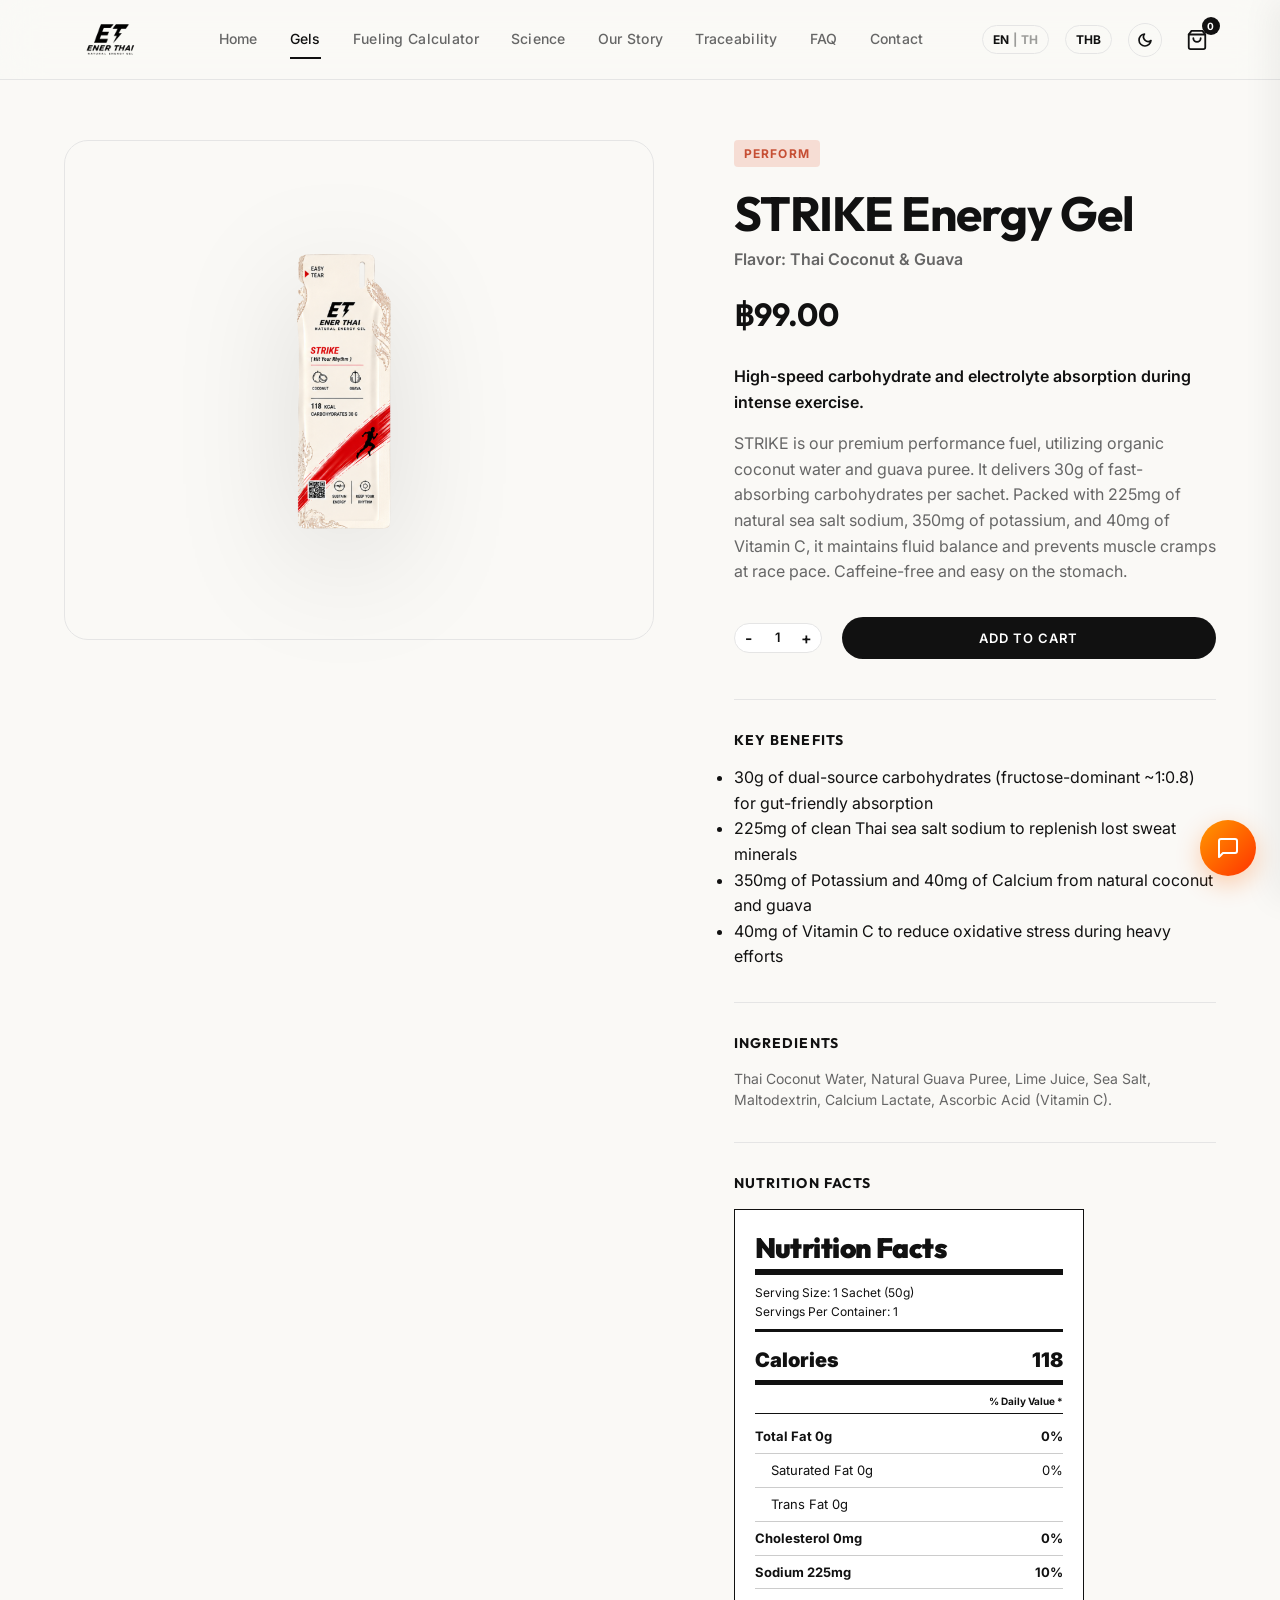
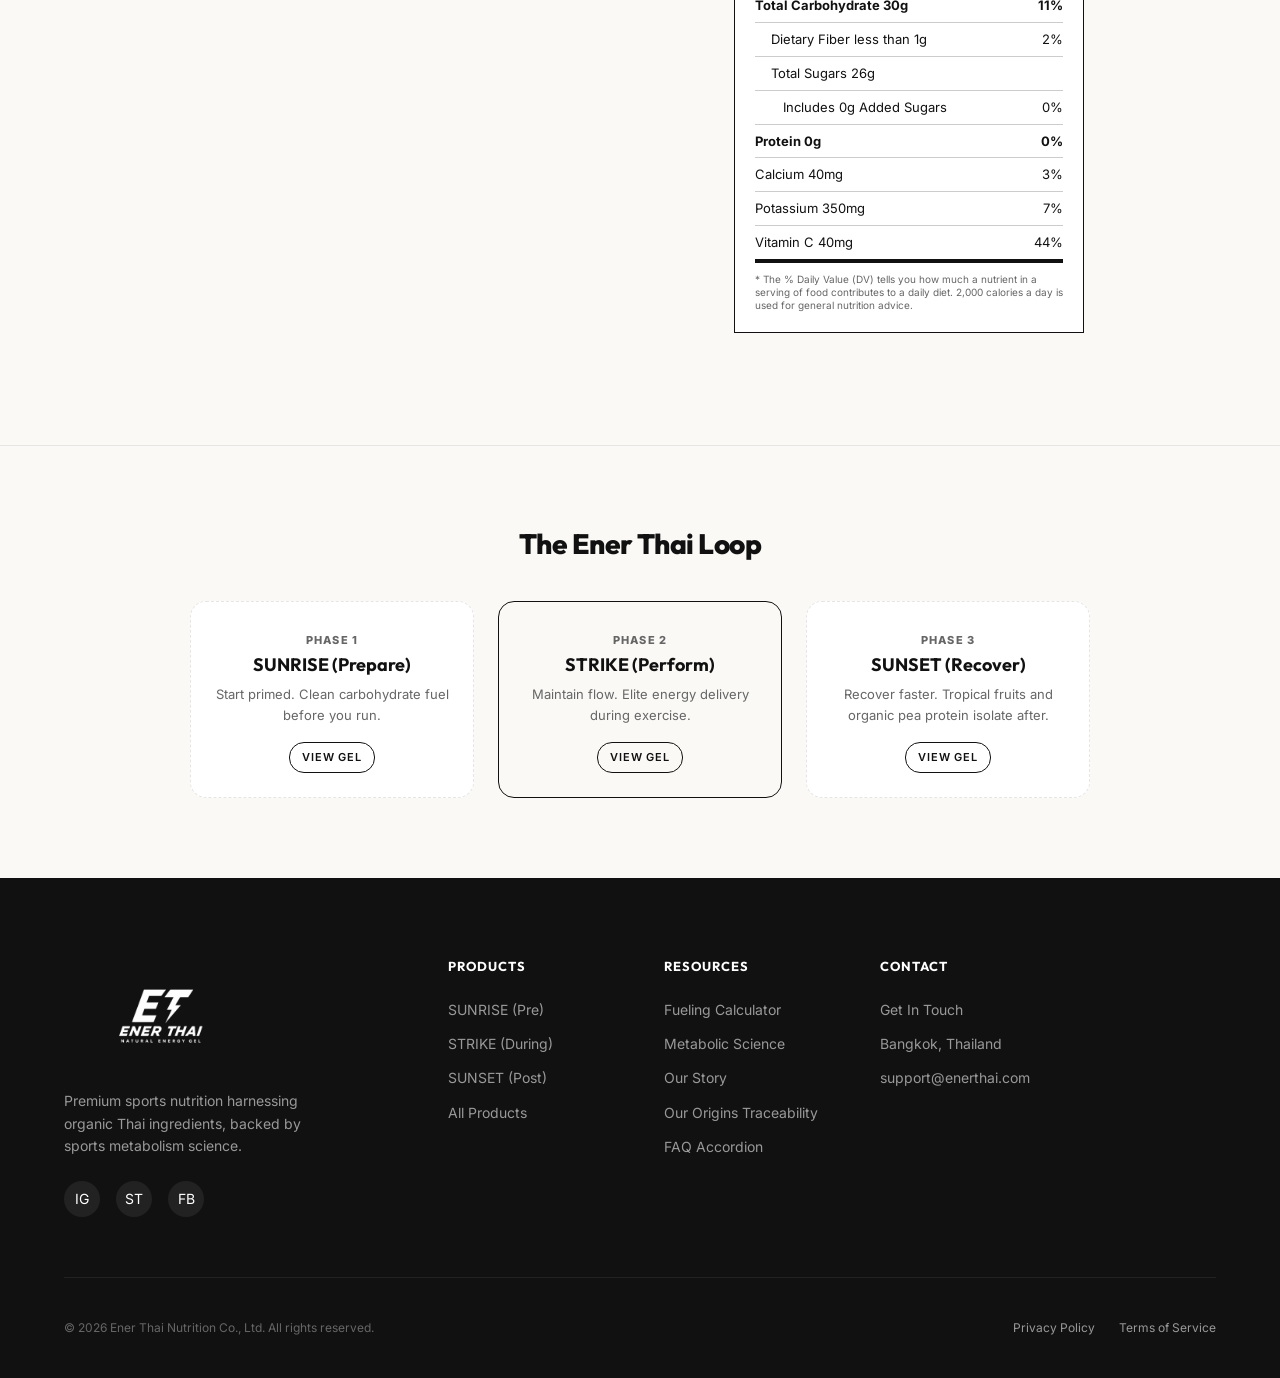
<file: product.html>
<!DOCTYPE html>
<html lang="en">
<head>
    <meta charset="UTF-8">
    <meta name="viewport" content="width=device-width, initial-scale=1.0">
    <title>Gel Details | Ener Thai Sports Nutrition</title>
    <meta name="description" content="View ingredients, nutrition facts, and usage recommendations for Ener Thai sports nutrition energy gels.">
    <!-- Google Fonts -->
    <link rel="preconnect" href="https://fonts.googleapis.com">
    <link rel="preconnect" href="https://fonts.gstatic.com" crossorigin>
    <link href="https://fonts.googleapis.com/css2?family=Inter:wght@400;500;600;700&family=Outfit:wght@700;800&display=swap" rel="stylesheet">
    <!-- Custom Stylesheets -->
    <link rel="stylesheet" href="css/style.css">
    <link class="style-sheet-inject" rel="stylesheet" href="css/pages.css">
    <!-- PWA Manifest -->
    <link rel="manifest" href="manifest.json">
    <!-- AI Chatbot Widget -->
    <script src="js/chatbot.js" defer></script>
    <style>
        .detail-container {
            padding-top: 140px;
            padding-bottom: 80px;
        }
        
        .other-products-heading {
            font-size: 28px;
            font-weight: 800;
            text-align: center;
            margin-bottom: 40px;
        }
        
        .loop-section {
            border-top: 1px solid var(--border-color);
            padding: 80px 0;
            background-color: var(--bg-primary);
        }
        
        /* Grid for systemic relationship */
        .system-journey-row {
            display: grid;
            grid-template-columns: 1fr 1fr 1fr;
            gap: 24px;
            max-width: 900px;
            margin: 0 auto;
        }
        
        @media (max-width: 768px) {
            .system-journey-row {
                grid-template-columns: 1fr;
                gap: 32px;
            }
        }
        
        .system-step-card {
            border: 1px dashed var(--border-color);
            border-radius: 16px;
            padding: 24px;
            text-align: center;
            transition: var(--transition-smooth);
            background-color: var(--bg-card);
        }
        
        .system-step-card.active {
            border-style: solid;
            border-color: var(--text-primary);
            background-color: var(--bg-primary);
        }
        
        .system-step-num {
            font-size: 11px;
            font-weight: 800;
            letter-spacing: 0.1em;
            text-transform: uppercase;
            color: var(--text-muted);
            margin-bottom: 8px;
        }
        
        .system-step-title {
            font-size: 18px;
            font-weight: 700;
            font-family: var(--font-heading);
            margin-bottom: 4px;
        }
        
        .system-step-desc {
            font-size: 13px;
            color: var(--text-muted);
            margin-bottom: 16px;
        }
    </style>
</head>
<body>

    <!-- Header Navigation -->
    <header class="site-header">
        <div class="container header-container">
            <a href="index.html" class="logo">
                <img src="assets/logo-black.png" alt="Ener Thai Logo" class="logo-img logo-light-theme">
                <img src="assets/logo-white.png" alt="Ener Thai Logo" class="logo-img logo-dark-theme">
            </a>
            <nav class="main-nav">
                <a href="index.html" class="nav-link">
                    <span lang="en">Home</span>
                    <span lang="th">หน้าแรก</span>
                </a>
                <a href="products.html" class="nav-link active">
                    <span lang="en">Gels</span>
                    <span lang="th">เจลพลังงาน</span>
                </a>
                <a href="calculator.html" class="nav-link">
                    <span lang="en">Fueling Calculator</span>
                    <span lang="th">คำนวณการเติมพลังงาน</span>
                </a>
                <a href="science.html" class="nav-link">
                    <span lang="en">Science</span>
                    <span lang="th">วิทยาศาสตร์การกีฬา</span>
                </a>
                <a href="story.html" class="nav-link">
                    <span lang="en">Our Story</span>
                    <span lang="th">เรื่องราวของเรา</span>
                </a>
                <a href="trace.html" class="nav-link">
                    <span lang="en">Traceability</span>
                    <span lang="th">การตรวจสอบย้อนกลับ</span>
                </a>
                <a href="faq.html" class="nav-link">
                    <span lang="en">FAQ</span>
                    <span lang="th">คำถามที่พบบ่อย</span>
                </a>
                <a href="contact.html" class="nav-link">
                    <span lang="en">Contact</span>
                    <span lang="th">ติดต่อเรา</span>
                </a>
            </nav>
            <div class="header-actions">
                <button id="cartToggle" class="cart-toggle" aria-label="Shopping Cart">
                    <svg xmlns="http://www.w3.org/2000/svg" width="22" height="22" viewBox="0 0 24 24" fill="none" stroke="currentColor" stroke-width="2" stroke-linecap="round" stroke-linejoin="round">
                        <path d="M6 2L3 6v14a2 2 0 0 0 2 2h14a2 2 0 0 0 2-2V6l-3-4z"></path>
                        <line x1="3" y1="6" x2="21" y2="6"></line>
                        <path d="M16 10a4 4 0 0 1-8 0"></path>
                    </svg>
                    <span id="cartBadge" class="cart-badge">0</span>
                </button>
                <button id="menuBurger" class="menu-burger" aria-label="Open Menu">
                    <span></span>
                    <span></span>
                    <span></span>
                </button>
            </div>
        </div>
    </header>

    <!-- Mobile Nav Overlay -->
    <div id="mobileMenu" class="mobile-menu">
        <a href="index.html" class="mobile-menu-link">
            <span lang="en">Home</span>
            <span lang="th">หน้าแรก</span>
        </a>
        <a href="products.html" class="mobile-menu-link active">
            <span lang="en">Gels</span>
            <span lang="th">เจลพลังงาน</span>
        </a>
        <a href="calculator.html" class="mobile-menu-link">
            <span lang="en">Fueling Calculator</span>
            <span lang="th">คำนวณการเติมพลังงาน</span>
        </a>
        <a href="science.html" class="mobile-menu-link">
            <span lang="en">Science</span>
            <span lang="th">วิทยาศาสตร์การกีฬา</span>
        </a>
        <a href="story.html" class="mobile-menu-link">
            <span lang="en">Our Story</span>
            <span lang="th">เรื่องราวของเรา</span>
        </a>
        <a href="trace.html" class="mobile-menu-link">
            <span lang="en">Traceability</span>
            <span lang="th">การตรวจสอบย้อนกลับ</span>
        </a>
        <a href="faq.html" class="mobile-menu-link">
            <span lang="en">FAQ</span>
            <span lang="th">คำถามที่พบบ่อย</span>
        </a>
        <a href="contact.html" class="mobile-menu-link">
            <span lang="en">Contact</span>
            <span lang="th">ติดต่อเรา</span>
        </a>
    </div>

    <!-- Main Content -->
    <main>
        <section class="detail-container">
            <div class="container product-detail-grid">
                
                <!-- Left Side: Product Gallery visual (Dynamic Class) -->
                <div class="product-gallery animate-fade-in visible">
                    <div class="gallery-main" style="display: flex; justify-content: center; align-items: center; background: none;">
                        <img id="productDetailImage" src="assets/gel-strike.png" alt="Ener Thai Gel Detail" class="product-detail-image">
                    </div>
                </div>

                <!-- Right Side: Dynamic Info Panel -->
                <div class="product-info-panel animate-fade-in visible" style="animation-delay: 0.1s;">
                    <span id="productPurposeTag" class="product-purpose-tag badge" style="background-color: var(--border-color); color: var(--text-primary);">PERFORM</span>
                    <h1 id="productName">STRIKE Energy Gel</h1>
                    <div id="productFlavor" style="font-size: 16px; font-weight: 600; color: var(--text-muted); margin-bottom: 16px;">Thai Coconut & Lime</div>
                    <div id="productPrice" class="product-price-large">฿85.00</div>
                    <p id="productTagline" class="product-desc-large" style="font-weight: 600; color: var(--text-primary); margin-bottom: 16px;"></p>
                    <p id="productDescription" class="product-desc-large"></p>

                    <div class="product-buy-row">
                        <div class="qty-selector" style="background-color: var(--bg-card);">
                            <button class="qty-btn" id="qtyMinus">-</button>
                            <span class="qty-val" id="qtyVal">1</span>
                            <button class="qty-btn" id="qtyPlus">+</button>
                        </div>
                        <button id="addToCartBtn" class="btn btn-primary" style="flex: 1;">Add to Cart</button>
                    </div>

                    <!-- Benefits Section -->
                    <div class="product-detail-section">
                        <h3>
                            <span lang="en">Key Benefits</span>
                            <span lang="th">คุณประโยชน์สำคัญ</span>
                        </h3>
                        <ul id="productBenefits" class="benefit-bullets" style="margin-bottom: 0;">
                            <!-- Populated dynamically -->
                        </ul>
                    </div>

                    <!-- Ingredients Section -->
                    <div class="product-detail-section">
                        <h3>
                            <span lang="en">Ingredients</span>
                            <span lang="th">ส่วนผสม</span>
                        </h3>
                        <p id="productIngredients" style="font-size: 14px; color: var(--text-muted); line-height: 1.5;"></p>
                    </div>

                    <!-- Nutrition Label Section -->
                    <div class="product-detail-section">
                        <h3>
                            <span lang="en">Nutrition Facts</span>
                            <span lang="th">ข้อมูลโภชนาการ</span>
                        </h3>
                        <div class="nutrition-panel" id="nutritionPanel">
                            <h4 style="border-bottom-width: 6px;">
                                <span lang="en">Nutrition Facts</span>
                                <span lang="th">ข้อมูลโภชนาการ</span>
                            </h4>
                            <div class="nutrition-panel-serving">
                                <div>
                                    <span lang="en">Serving Size: <span id="nutrServing">1 Sachet (50g)</span></span>
                                    <span lang="th">หนึ่งหน่วยบริโภค: <span id="nutrServingTh">1 ซอง (50 กรัม)</span></span>
                                </div>
                                <div>
                                    <span lang="en">Servings Per Container: 1</span>
                                    <span lang="th">จำนวนหน่วยบริโภคต่อซอง: 1</span>
                                </div>
                            </div>
                            <div class="nutrition-calories-row">
                                <span>
                                    <span lang="en">Calories</span>
                                    <span lang="th">พลังงาน (แคลอรี)</span>
                                </span>
                                <span id="nutrCalories">118</span>
                            </div>
                            <div class="nutrition-dv-header">
                                <span lang="en">% Daily Value *</span>
                                <span lang="th">% ปริมาณที่แนะนำต่อวัน *</span>
                            </div>
                            
                            <div class="nutrition-row bold">
                                <span>
                                    <span lang="en">Total Fat 0g</span>
                                    <span lang="th">ไขมันทั้งหมด 0 ก.</span>
                                </span>
                                <span>0%</span>
                            </div>
                            <div class="nutrition-row indent">
                                <span>
                                    <span lang="en">Saturated Fat 0g</span>
                                    <span lang="th">ไขมันอิ่มตัว 0 ก.</span>
                                </span>
                                <span>0%</span>
                            </div>
                            <div class="nutrition-row indent">
                                <span>
                                    <span lang="en">Trans Fat 0g</span>
                                    <span lang="th">ไขมันทรานส์ 0 ก.</span>
                                </span>
                                <span></span>
                            </div>
                            <div class="nutrition-row bold">
                                <span>
                                    <span lang="en">Cholesterol 0mg</span>
                                    <span lang="th">โคเลสเตอรอล 0 มก.</span>
                                </span>
                                <span>0%</span>
                            </div>
                            <div class="nutrition-row bold">
                                <span>
                                    <span lang="en">Sodium <span id="nutrSodium">225mg</span></span>
                                    <span lang="th">โซเดียม <span id="nutrSodiumTh">225 มก.</span></span>
                                </span>
                                <span id="nutrSodiumDV">10%</span>
                            </div>
                            <div class="nutrition-row bold">
                                <span>
                                    <span lang="en">Total Carbohydrate <span id="nutrCarbs">30g</span></span>
                                    <span lang="th">คาร์โบไฮเดรตทั้งหมด <span id="nutrCarbsTh">30 ก.</span></span>
                                </span>
                                <span id="nutrCarbsDV">11%</span>
                            </div>
                            <div class="nutrition-row indent">
                                <span>
                                    <span lang="en">Dietary Fiber <span id="nutrFiber">less than 1g</span></span>
                                    <span lang="th">ใยอาหาร <span id="nutrFiberTh">น้อยกว่า 1 ก.</span></span>
                                </span>
                                <span id="nutrFiberDV">2%</span>
                            </div>
                            <div class="nutrition-row indent">
                                <span>
                                    <span lang="en">Total Sugars <span id="nutrSugars">26g</span></span>
                                    <span lang="th">น้ำตาลทั้งหมด <span id="nutrSugarsTh">26 ก.</span></span>
                                </span>
                                <span></span>
                            </div>
                            <div class="nutrition-row indent" style="padding-left: 28px;">
                                <span>
                                    <span lang="en">Includes <span id="nutrAddedSugars">0g</span> Added Sugars</span>
                                    <span lang="th">รวมน้ำตาลที่เติมเพิ่ม <span id="nutrAddedSugarsTh">0 ก.</span></span>
                                </span>
                                <span class="bold" id="nutrAddedSugarsDV">0%</span>
                            </div>
                            <div class="nutrition-row bold">
                                <span>
                                    <span lang="en">Protein <span id="nutrProtein">0g</span></span>
                                    <span lang="th">โปรตีน <span id="nutrProteinTh">0 ก.</span></span>
                                </span>
                                <span id="nutrProteinDV">0%</span>
                            </div>
                            <div class="nutrition-row">
                                <span>
                                    <span lang="en">Calcium <span id="nutrCalcium">40mg</span></span>
                                    <span lang="th">แคลเซียม <span id="nutrCalciumTh">40 มก.</span></span>
                                </span>
                                <span id="nutrCalciumDV">3%</span>
                            </div>
                            <div class="nutrition-row">
                                <span>
                                    <span lang="en">Potassium <span id="nutrPotassium">350mg</span></span>
                                    <span lang="th">โพแทสเซียม <span id="nutrPotassiumTh">350 มก.</span></span>
                                </span>
                                <span class="bold" id="nutrPotassiumDV">7%</span>
                            </div>
                            <div class="nutrition-row thick-bottom">
                                <span>
                                    <span lang="en">Vitamin C <span id="nutrVitC">40mg</span></span>
                                    <span lang="th">วิตามินซี <span id="nutrVitCTh">40 มก.</span></span>
                                </span>
                                <span class="bold" id="nutrVitCDV">44%</span>
                            </div>
                            
                            <!-- Custom nutrient row for specific active items (caffeine or BCAAs) -->
                            <div id="nutrSpecialRow" class="nutrition-row bold" style="display: none;">
                                <span>
                                    <span lang="en" id="nutrSpecialLabel">Caffeine</span>
                                    <span lang="th" id="nutrSpecialLabelTh">คาเฟอีน</span>
                                </span>
                                <span id="nutrSpecialVal">100mg</span>
                            </div>

                            <p class="nutrition-disclaimer">
                                <span lang="en">* The % Daily Value (DV) tells you how much a nutrient in a serving of food contributes to a daily diet. 2,000 calories a day is used for general nutrition advice.</span>
                                <span lang="th">* ร้อยละของปริมาณสารอาหารที่แนะนำให้บริโภคต่อวันสำหรับคนไทยอายุตั้งแต่ 6 ปีขึ้นไป (Thai RDI) คิดจากความต้องการพลังงานวันละ 2,000 แคลอรี</span>
                            </p>
                        </div>
                    </div>

                </div>
            </div>
        </section>

        <!-- System Journey Cross-Sell -->
        <section class="loop-section">
            <div class="container">
                <h2 class="other-products-heading animate-fade-in">
                    <span lang="en">The Ener Thai Loop</span>
                    <span lang="th">วัฏจักรพลังงานของ Ener Thai</span>
                </h2>
                <div class="system-journey-row animate-fade-in">
                    
                    <div class="system-step-card" id="step-sunrise">
                        <span class="system-step-num">
                            <span lang="en">Phase 1</span>
                            <span lang="th">ช่วงที่ 1</span>
                        </span>
                        <div class="system-step-title">SUNRISE (Prepare)</div>
                        <div class="system-step-desc">
                            <span lang="en">Start primed. Clean carbohydrate fuel before you run.</span>
                            <span lang="th">เริ่มวิ่งอย่างพร้อมเพรียง คาร์โบไฮเดรตที่สะอาดก่อนออกสตาร์ท</span>
                        </div>
                        <a href="product.html?id=sunrise" class="btn btn-secondary" style="font-size: 11px; padding: 6px 12px; border-radius: 15px;">
                            <span lang="en">View Gel</span>
                            <span lang="th">ดูเจลสูตรนี้</span>
                        </a>
                    </div>

                    <div class="system-step-card" id="step-strike">
                        <span class="system-step-num">
                            <span lang="en">Phase 2</span>
                            <span lang="th">ช่วงที่ 2</span>
                        </span>
                        <div class="system-step-title">STRIKE (Perform)</div>
                        <div class="system-step-desc">
                            <span lang="en">Maintain flow. Elite energy delivery during exercise.</span>
                            <span lang="th">รักษาระดับความเร็ว เติมพลังงานระดับพรีเมียมระหว่างวิ่ง</span>
                        </div>
                        <a href="product.html?id=strike" class="btn btn-secondary" style="font-size: 11px; padding: 6px 12px; border-radius: 15px;">
                            <span lang="en">View Gel</span>
                            <span lang="th">ดูเจลสูตรนี้</span>
                        </a>
                    </div>

                    <div class="system-step-card" id="step-sunset">
                        <span class="system-step-num">
                            <span lang="en">Phase 3</span>
                            <span lang="th">ช่วงที่ 3</span>
                        </span>
                        <div class="system-step-title">SUNSET (Recover)</div>
                        <div class="system-step-desc">
                            <span lang="en">Recover faster. Tropical fruits and organic pea protein isolate after.</span>
                            <span lang="th">ฟื้นตัวเร็วยิ่งขึ้น ด้วยผลไม้เมืองร้อนและโปรตีนถั่วหลังวิ่ง</span>
                        </div>
                        <a href="product.html?id=sunset" class="btn btn-secondary" style="font-size: 11px; padding: 6px 12px; border-radius: 15px;">
                            <span lang="en">View Gel</span>
                            <span lang="th">ดูเจลสูตรนี้</span>
                        </a>
                    </div>

                </div>
            </div>
        </section>
    </main>

    <!-- Global Footer -->
    <!-- Global Footer -->
    <footer class="site-footer">
        <div class="container">
            <div class="footer-grid">
                <div class="footer-brand">
                    <a href="index.html" class="footer-logo" style="display: block; margin-bottom: 20px;">
                        <img src="assets/logo-white.png" alt="Ener Thai Logo" style="height: 42px; width: auto;">
                    </a>
                    <p>
                        <span lang="en">Premium sports nutrition harnessing organic Thai ingredients, backed by sports metabolism science.</span>
                        <span lang="th">โภชนาการการกีฬาระดับพรีเมียมที่ใช้วัตถุดิบออร์แกนิกของไทย รองรับด้วยวิทยาศาสตร์การเผาผลาญในการกีฬา</span>
                    </p>
                    <div class="footer-socials">
                        <a href="#" class="footer-social-link" aria-label="Instagram">IG</a>
                        <a href="#" class="footer-social-link" aria-label="Strava">ST</a>
                        <a href="#" class="footer-social-link" aria-label="Facebook">FB</a>
                    </div>
                </div>
                <div class="footer-col">
                    <h4>
                        <span lang="en">Products</span>
                        <span lang="th">ผลิตภัณฑ์</span>
                    </h4>
                    <ul class="footer-links">
                        <li><a href="product.html?id=sunrise" class="footer-link">SUNRISE (Pre)</a></li>
                        <li><a href="product.html?id=strike" class="footer-link">STRIKE (During)</a></li>
                        <li><a href="product.html?id=sunset" class="footer-link">SUNSET (Post)</a></li>
                        <li><a href="products.html" class="footer-link">
                            <span lang="en">All Products</span>
                            <span lang="th">ผลิตภัณฑ์ทั้งหมด</span>
                        </a></li>
                    </ul>
                </div>
                <div class="footer-col">
                    <h4>
                        <span lang="en">Resources</span>
                        <span lang="th">ข้อมูลอื่นๆ</span>
                    </h4>
                    <ul class="footer-links">
                        <li><a href="calculator.html" class="footer-link">
                            <span lang="en">Fueling Calculator</span>
                            <span lang="th">คำนวณการเติมพลังงาน</span>
                        </a></li>
                        <li><a href="science.html" class="footer-link">
                            <span lang="en">Metabolic Science</span>
                            <span lang="th">วิทยาศาสตร์การเผาผลาญ</span>
                        </a></li>
                        <li><a href="story.html" class="footer-link">
                            <span lang="en">Our Story</span>
                            <span lang="th">เรื่องราวของเรา</span>
                        </a></li>
                        <li><a href="trace.html" class="footer-link">
                            <span lang="en">Our Origins Traceability</span>
                            <span lang="th">การตรวจสอบย้อนกลับวัตถุดิบ</span>
                        </a></li>
                        <li><a href="faq.html" class="footer-link">
                            <span lang="en">FAQ Accordion</span>
                            <span lang="th">คำถามที่พบบ่อย</span>
                        </a></li>
                    </ul>
                </div>
                <div class="footer-col">
                    <h4>
                        <span lang="en">Contact</span>
                        <span lang="th">ติดต่อเรา</span>
                    </h4>
                    <ul class="footer-links">
                        <li><a href="contact.html" class="footer-link">
                            <span lang="en">Get In Touch</span>
                            <span lang="th">ติดต่อเรา</span>
                        </a></li>
                        <li><span style="color: #999999;">
                            <span lang="en">Bangkok, Thailand</span>
                            <span lang="th">กรุงเทพฯ, ประเทศไทย</span>
                        </span></li>
                        <li><span style="color: #999999;">support@enerthai.com</span></li>
                    </ul>
                </div>
            </div>
            <div class="footer-bottom">
                <p>&copy; 2026 Ener Thai Nutrition Co., Ltd. All rights reserved.</p>
                <div class="footer-bottom-links">
                    <a href="#" class="footer-link">
                        <span lang="en">Privacy Policy</span>
                        <span lang="th">นโยบายความเป็นส่วนตัว</span>
                    </a>
                    <a href="#" class="footer-link">
                        <span lang="en">Terms of Service</span>
                        <span lang="th">เงื่อนไขการใช้บริการ</span>
                    </a>
                </div>
            </div>
        </div>
    </footer>

    <!-- Shopping Cart Drawer Overlay and Container -->
    <div id="cartOverlay" class="cart-drawer-overlay"></div>
    <div id="cartDrawer" class="cart-drawer">
        <div class="cart-header">
            <h2>
                <span lang="en">Your Cart</span>
                <span lang="th">ตะกร้าสินค้าของคุณ</span>
            </h2>
            <button id="cartClose" class="cart-close" aria-label="Close Cart">&times;</button>
        </div>
        <div id="cartItems" class="cart-items-container">
            <!-- Rendered dynamically via JS -->
        </div>
        <div class="cart-footer">
            <div class="cart-summary-row">
                <span>
                    <span lang="en">Subtotal</span>
                    <span lang="th">ยอดรวมย่อย</span>
                </span>
                <span id="cartSubtotal">฿0.00</span>
            </div>
            <div class="cart-summary-row" style="color: var(--text-muted); font-size: 13px;">
                <span>
                    <span lang="en">Shipping</span>
                    <span lang="th">การจัดส่ง</span>
                </span>
                <span>
                    <span lang="en">Free</span>
                    <span lang="th">ฟรี</span>
                </span>
            </div>
            <div class="cart-summary-total">
                <span>
                    <span lang="en">Total</span>
                    <span lang="th">ยอดรวมทั้งหมด</span>
                </span>
                <span id="cartTotal">฿0.00</span>
            </div>
            <button id="checkoutBtn" class="btn btn-primary cart-checkout-btn">
                <span lang="en">Proceed to Checkout</span>
                <span lang="th">ดำเนินการชำระเงิน</span>
            </button>
        </div>
    </div>

    <!-- Simulated Checkout Modal -->
    <div id="checkoutOverlay" class="checkout-modal-overlay">
        <div class="checkout-modal">
            <button id="checkoutClose" class="checkout-modal-close" aria-label="Close Checkout">&times;</button>
            <div class="text-center" style="margin-bottom: 20px;">
                <svg xmlns="http://www.w3.org/2000/svg" width="36" height="36" viewBox="0 0 24 24" fill="none" stroke="currentColor" stroke-width="2" stroke-linecap="round" stroke-linejoin="round" style="color: var(--color-sunrise-hover);">
                    <circle cx="12" cy="12" r="10"></circle>
                    <line x1="12" y1="8" x2="12" y2="12"></line>
                    <line x1="12" y1="16" x2="12.01" y2="16"></line>
                </svg>
            </div>
            <h3>
                <span lang="en">Demo Order Checkout</span>
                <span lang="th">ชำระเงินจำลอง</span>
            </h3>
            <p>
                <span lang="en">This is a simulated order. Confirming will empty your cart and simulate a successful order shipment.</span>
                <span lang="th">นี่คือการสั่งซื้อจำลอง การยืนยันจะเป็นการล้างตะกร้าสินค้าของคุณและจำลองการจัดส่งสินค้าที่สำเร็จ</span>
            </p>
            <div class="order-summary-box">
                <div id="checkoutSummaryItems">
                    <!-- Populated dynamically -->
                </div>
                <div class="order-summary-divider"></div>
                <div class="order-summary-item">
                    <span>
                        <span lang="en">Subtotal</span>
                        <span lang="th">ยอดรวมย่อย</span>
                    </span>
                    <span id="checkoutSubtotal">฿0.00</span>
                </div>
                <div class="order-summary-item">
                    <span>
                        <span lang="en">Shipping</span>
                        <span lang="th">การจัดส่ง</span>
                    </span>
                    <span>
                        <span lang="en">Free</span>
                        <span lang="th">ฟรี</span>
                    </span>
                </div>
                <div class="order-summary-divider"></div>
                <div class="order-summary-total">
                    <span>
                        <span lang="en">Total</span>
                        <span lang="th">ยอดรวมทั้งหมด</span>
                    </span>
                    <span id="checkoutTotal">฿0.00</span>
                </div>
            </div>
            <button id="checkoutConfirmBtn" class="btn btn-primary" style="width: 100%;">
                <span lang="en">Place Order</span>
                <span lang="th">สั่งซื้อสินค้า</span>
            </button>
        </div>
    </div>

    <!-- Shared Global Scripts -->
    <script src="js/main.js"></script>

    <!-- Page Specific Script for Loading Product Data -->
    <script>
        document.addEventListener('DOMContentLoaded', () => {
            // Get product ID from URL query string
            const params = new URLSearchParams(window.location.search);
            let productId = params.get('id');

            // Fallback to 'strike' if ID is missing or invalid
            if (!productId || !window.EnerThaiProducts[productId]) {
                productId = 'strike';
            }

            const product = window.EnerThaiProducts[productId];

            function renderProduct(lang) {
                const suffix = lang === 'th' ? 'Th' : 'En';

                // Render Product Information
                const pName = product['name' + suffix] || product.name;
                document.title = `${pName} | Ener Thai Sports Nutrition`;
                document.getElementById('productName').textContent = pName;

                const flavorLabel = lang === 'th' ? 'รสชาติ' : 'Flavor';
                const pFlavor = product['flavor' + suffix] || product.flavor;
                document.getElementById('productFlavor').textContent = `${flavorLabel}: ${pFlavor}`;
                
                document.getElementById('productTagline').textContent = product['tagline' + suffix] || product.tagline;
                document.getElementById('productDescription').textContent = product['description' + suffix] || product.description;
                document.getElementById('productIngredients').textContent = product['ingredients' + suffix] || product.ingredients;

                // Render Purpose Tag Styling
                const purposeTag = document.getElementById('productPurposeTag');
                purposeTag.textContent = product['purpose' + suffix] || product.purpose;
                if (productId === 'sunrise') {
                    purposeTag.style.backgroundColor = 'rgba(233,196,106,0.2)';
                    purposeTag.style.color = '#B58D20';
                } else if (productId === 'strike') {
                    purposeTag.style.backgroundColor = 'rgba(231,111,81,0.2)';
                    purposeTag.style.color = '#C64F34';
                } else if (productId === 'sunset') {
                    purposeTag.style.backgroundColor = 'rgba(139,92,246,0.2)';
                    purposeTag.style.color = '#6D28D9';
                }

                // Render key benefits list
                const benefitsList = document.getElementById('productBenefits');
                const benefits = product['benefits' + suffix] || product.benefits;
                benefitsList.innerHTML = benefits.map(b => `<li>${b}</li>`).join('');

                // Render nutrition panel
                const fiberText = product.nutrition['fiber' + suffix] || product.nutrition.fiber || '0g';
                document.getElementById('nutrServing').textContent = product.nutrition['servingSize' + suffix] || product.nutrition.servingSize;
                document.getElementById('nutrCalories').textContent = product.nutrition.calories;
                document.getElementById('nutrSodium').textContent = product.nutrition.sodium;
                document.getElementById('nutrCarbs').textContent = product.nutrition.totalCarb;
                document.getElementById('nutrSugars').textContent = product.nutrition.sugars;
                document.getElementById('nutrAddedSugars').textContent = product.nutrition.addedSugars || '0g';
                document.getElementById('nutrProtein').textContent = product.nutrition.protein;
                document.getElementById('nutrPotassium').textContent = product.nutrition.potassium;

                // Calculate percentage DV based on normal standards
                // Sodium DV reference ~ 2300mg
                const sodiumMg = parseInt(product.nutrition.sodium) || 0;
                document.getElementById('nutrSodiumDV').textContent = `${Math.round(sodiumMg / 2300 * 100)}%`;
                
                // Carbs DV reference ~ 275g
                const carbsG = parseInt(product.nutrition.totalCarb) || 0;
                document.getElementById('nutrCarbsDV').textContent = `${Math.round(carbsG / 275 * 100)}%`;

                // Dietary Fiber DV reference ~ 28g
                let fiberG = 0;
                if (fiberText.toLowerCase().includes('less than') || fiberText.includes('น้อยกว่า')) {
                    fiberG = 0.5;
                } else {
                    fiberG = parseFloat(fiberText) || 0;
                }
                document.getElementById('nutrFiber').textContent = fiberText;
                document.getElementById('nutrFiberDV').textContent = `${Math.round(fiberG / 28 * 100)}%`;

                // Protein DV reference ~ 50g
                const proteinG = parseFloat(product.nutrition.protein) || 0;
                document.getElementById('nutrProteinDV').textContent = `${Math.round(proteinG / 50 * 100)}%`;

                // Calcium DV reference ~ 1300mg
                const calciumText = product.nutrition.calcium || '0mg';
                const calciumMg = parseInt(calciumText) || 0;
                document.getElementById('nutrCalcium').textContent = calciumText;
                document.getElementById('nutrCalciumDV').textContent = `${Math.round(calciumMg / 1300 * 100)}%`;

                // Potassium DV reference ~ 4700mg
                const potassiumMg = parseInt(product.nutrition.potassium) || 0;
                document.getElementById('nutrPotassiumDV').textContent = `${Math.round(potassiumMg / 4700 * 100)}%`;

                // Vitamin C DV reference ~ 90mg
                const vitCText = product.nutrition.vitC || '0mg';
                const vitCMg = parseInt(vitCText) || 0;
                document.getElementById('nutrVitC').textContent = vitCText;
                document.getElementById('nutrVitCDV').textContent = `${Math.round(vitCMg / 90 * 100)}%`;

                // Handle special rows (Caffeine or BCAAs)
                const specialRow = document.getElementById('nutrSpecialRow');
                if (product.nutrition.caffeine) {
                    specialRow.style.display = 'flex';
                    document.getElementById('nutrSpecialLabel').textContent = lang === 'th' ? 'คาเฟอีน' : 'Caffeine';
                    document.getElementById('nutrSpecialVal').textContent = product.nutrition.caffeine;
                } else if (product.nutrition.bcaas) {
                    specialRow.style.display = 'flex';
                    document.getElementById('nutrSpecialLabel').textContent = lang === 'th' ? 'กรดอะมิโน (BCAAs)' : 'Amino Acids (BCAAs)';
                    document.getElementById('nutrSpecialVal').textContent = product.nutrition.bcaas;
                } else {
                    specialRow.style.display = 'none';
                }
            }

            // Initial render
            const initialLang = localStorage.getItem('enerthai_lang') || 'en';
            renderProduct(initialLang);

            // Listen for language change
            window.addEventListener('langchange', (e) => {
                renderProduct(e.detail.lang);
            });

            function updateProductPrice() {
                const currency = localStorage.getItem('enerthai_currency') || 'THB';
                const convertedPrice = window.getConvertedPrice(productId, currency);
                document.getElementById('productPrice').textContent = window.formatCurrency(convertedPrice, currency);
            }
            updateProductPrice();
            window.addEventListener('currencychange', updateProductPrice);

            // Set visual packaging image
            const detailImage = document.getElementById('productDetailImage');
            detailImage.src = `assets/gel-${product.id}.png`;
            detailImage.alt = product.name;

            // Highlighting active step card in the bottom cross-sell journey
            const stepCards = document.querySelectorAll('.system-step-card');
            stepCards.forEach(card => card.classList.remove('active'));
            const activeStepCard = document.getElementById(`step-${productId}`);
            if (activeStepCard) {
                activeStepCard.classList.add('active');
            }

            // Dynamically inject Product Schema (JSON-LD) for SEO
            try {
                const schemaData = {
                    "@context": "https://schema.org/",
                    "@type": "Product",
                    "name": product.name,
                    "description": product.description,
                    "image": window.location.origin + window.location.pathname.replace('product.html', '') + 'assets/' + product.id + '.png',
                    "offers": {
                        "@type": "Offer",
                        "priceCurrency": "THB",
                        "price": product.price.toFixed(2),
                        "availability": "https://schema.org/InStock",
                        "url": window.location.href
                    }
                };
                
                const scriptEl = document.createElement('script');
                scriptEl.type = 'application/ld+json';
                scriptEl.text = JSON.stringify(schemaData);
                document.head.appendChild(scriptEl);
            } catch (e) {
                console.error("Schema injection failed:", e);
            }

            // Quantity selector and Add to Cart triggers
            let activeQty = 1;
            const qtyValEl = document.getElementById('qtyVal');
            const qtyMinusBtn = document.getElementById('qtyMinus');
            const qtyPlusBtn = document.getElementById('qtyPlus');
            const addToCartBtn = document.getElementById('addToCartBtn');

            qtyMinusBtn.addEventListener('click', () => {
                if (activeQty > 1) {
                    activeQty--;
                    qtyValEl.textContent = activeQty;
                }
            });

            qtyPlusBtn.addEventListener('click', () => {
                activeQty++;
                qtyValEl.textContent = activeQty;
            });

            addToCartBtn.addEventListener('click', () => {
                Cart.add(productId, activeQty);
                // Reset quantity selector
                activeQty = 1;
                qtyValEl.textContent = activeQty;
            });
        });
    </script>
</body>
</html>
</file>
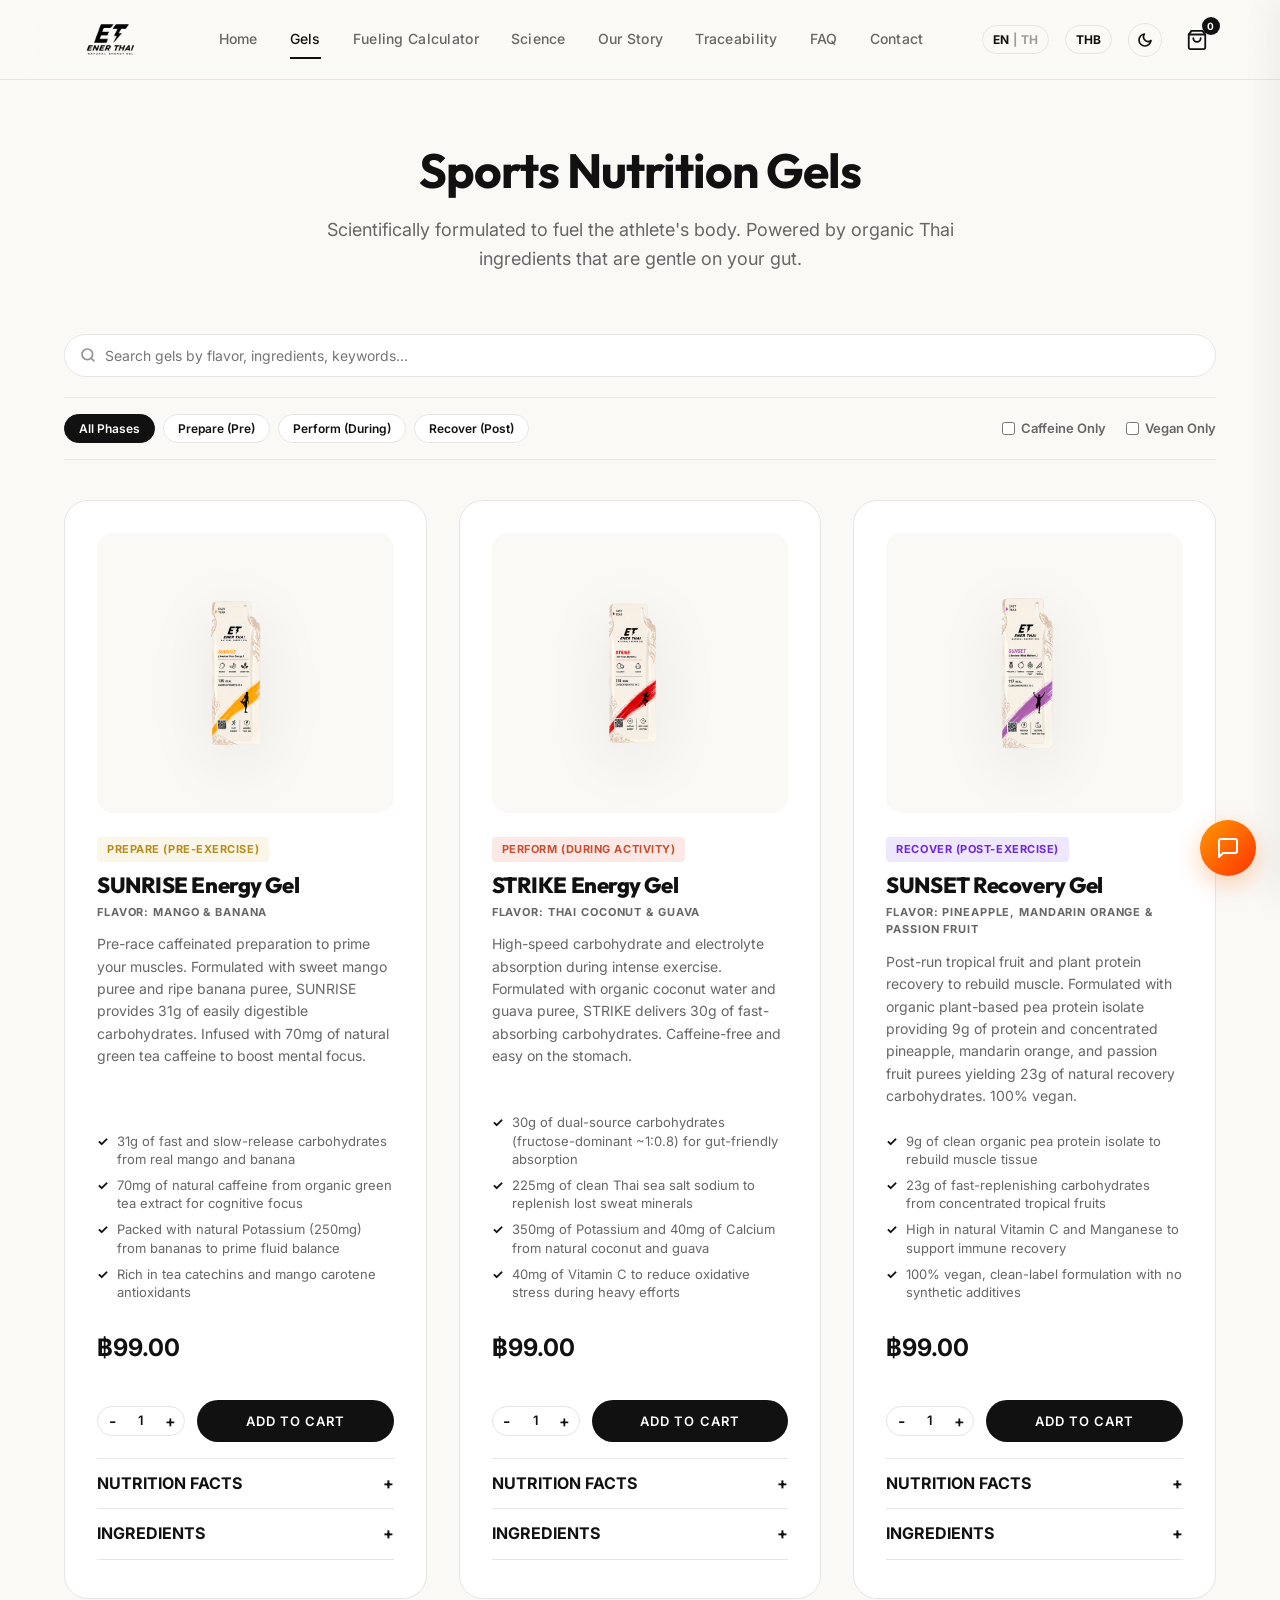
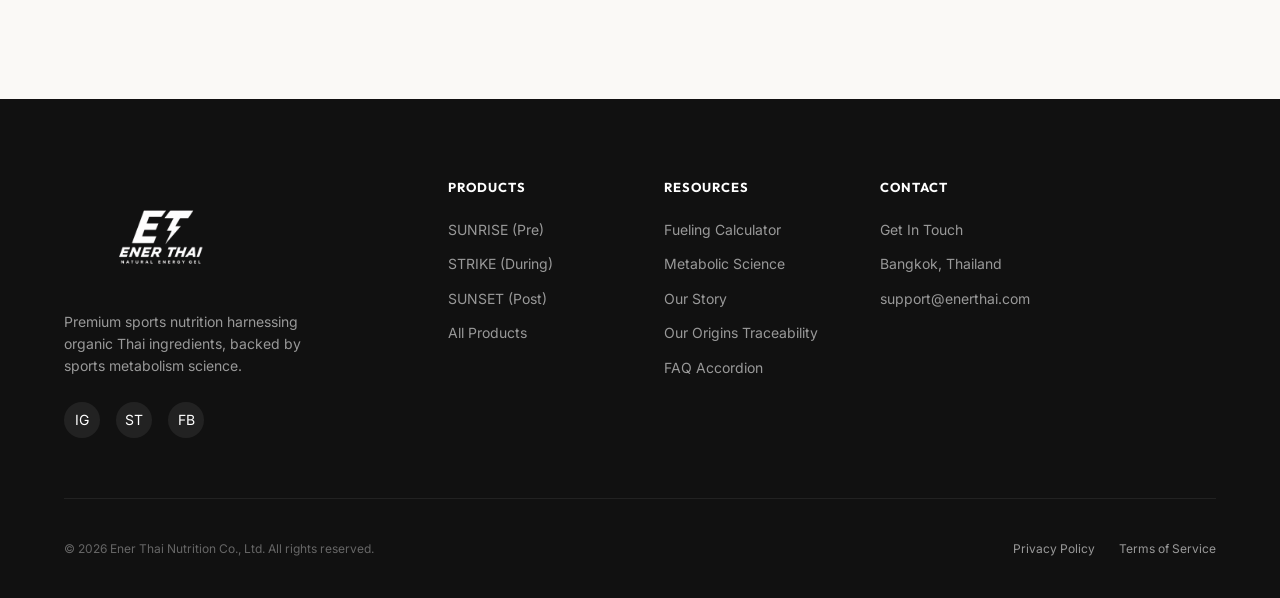
<file: products.html>
<!DOCTYPE html>
<html lang="en">
<head>
    <meta charset="UTF-8">
    <meta name="viewport" content="width=device-width, initial-scale=1.0">
    <title>Gels Catalog | Ener Thai Sports Nutrition</title>
    <meta name="description" content="Explore Ener Thai's natural sports nutrition products: SUNRISE for pre-exercise preparation, STRIKE for during-exercise performance, and SUNSET for recovery.">
    <!-- Google Fonts -->
    <link rel="preconnect" href="https://fonts.googleapis.com">
    <link rel="preconnect" href="https://fonts.gstatic.com" crossorigin>
    <link href="https://fonts.googleapis.com/css2?family=Inter:wght@400;500;600;700&family=Outfit:wght@700;800&display=swap" rel="stylesheet">
    <!-- Custom Stylesheets -->
    <link rel="stylesheet" href="css/style.css">
    <link rel="stylesheet" href="css/pages.css">
    <!-- PWA Manifest -->
    <link rel="manifest" href="manifest.json">
    <!-- AI Chatbot Widget -->
    <script src="js/chatbot.js" defer></script>
    <style>
        .product-catalog-section {
            padding-top: 140px;
            padding-bottom: 100px;
        }
        .catalog-intro {
            max-width: 700px;
            margin: 0 auto 60px;
            text-align: center;
        }
        .catalog-intro h1 {
            font-size: 48px;
            margin-bottom: 16px;
        }
        .catalog-intro p {
            color: var(--text-muted);
            font-size: 18px;
        }
        
        /* Expandable Sections inside Card */
        .card-expand-toggle {
            display: flex;
            justify-content: space-between;
            align-items: center;
            padding: 12px 0;
            border-bottom: 1px solid var(--border-color);
            font-size: 13px;
            font-weight: 700;
            cursor: pointer;
            color: var(--text-primary);
            user-select: none;
        }
        .card-expand-content {
            max-height: 0;
            overflow: hidden;
            transition: max-height 0.3s cubic-bezier(0.16, 1, 0.3, 1);
            font-size: 13px;
            color: var(--text-muted);
            padding-top: 0;
        }
        .card-expand-group {
            margin-top: 16px;
            border-top: 1px solid var(--border-color);
        }
        .card-expand-item.active .card-expand-content {
            max-height: 400px;
            padding-top: 8px;
            padding-bottom: 12px;
        }
        .card-expand-item.active .card-expand-toggle span {
            transform: rotate(45deg);
        }
        .card-expand-toggle span {
            font-size: 16px;
            transition: transform 0.2s ease;
            display: inline-block;
        }
        .benefit-bullets {
            list-style: none;
            padding-left: 0;
            margin-bottom: 20px;
        }
        .benefit-bullets li {
            position: relative;
            padding-left: 20px;
            font-size: 13px;
            color: var(--text-muted);
            margin-bottom: 8px;
            line-height: 1.4;
        }
        .benefit-bullets li::before {
            content: "✓";
            position: absolute;
            left: 0;
            color: var(--text-primary);
            font-weight: bold;
        }
        .card-actions-wrapper {
            display: flex;
            gap: 12px;
            margin-top: 20px;
            align-items: center;
        }
        .card-actions-wrapper .qty-selector {
            background-color: var(--bg-card);
        }
    </style>
</head>
<body>
    <!-- Header Navigation -->
    <header class="site-header">
        <div class="container header-container">
            <a href="index.html" class="logo">
                <img src="assets/logo-black.png" alt="Ener Thai Logo" class="logo-img logo-light-theme">
                <img src="assets/logo-white.png" alt="Ener Thai Logo" class="logo-img logo-dark-theme">
            </a>
            <nav class="main-nav">
                <a href="index.html" class="nav-link">
                    <span lang="en">Home</span>
                    <span lang="th">หน้าแรก</span>
                </a>
                <a href="products.html" class="nav-link active">
                    <span lang="en">Gels</span>
                    <span lang="th">เจลพลังงาน</span>
                </a>
                <a href="calculator.html" class="nav-link">
                    <span lang="en">Fueling Calculator</span>
                    <span lang="th">คำนวณการเติมพลังงาน</span>
                </a>
                <a href="science.html" class="nav-link">
                    <span lang="en">Science</span>
                    <span lang="th">วิทยาศาสตร์การกีฬา</span>
                </a>
                <a href="story.html" class="nav-link">
                    <span lang="en">Our Story</span>
                    <span lang="th">เรื่องราวของเรา</span>
                </a>
                <a href="trace.html" class="nav-link">
                    <span lang="en">Traceability</span>
                    <span lang="th">การตรวจสอบย้อนกลับ</span>
                </a>
                <a href="faq.html" class="nav-link">
                    <span lang="en">FAQ</span>
                    <span lang="th">คำถามที่พบบ่อย</span>
                </a>
                <a href="contact.html" class="nav-link">
                    <span lang="en">Contact</span>
                    <span lang="th">ติดต่อเรา</span>
                </a>
            </nav>
            <div class="header-actions">
                <button id="cartToggle" class="cart-toggle" aria-label="Shopping Cart">
                    <svg xmlns="http://www.w3.org/2000/svg" width="22" height="22" viewBox="0 0 24 24" fill="none" stroke="currentColor" stroke-width="2" stroke-linecap="round" stroke-linejoin="round">
                        <path d="M6 2L3 6v14a2 2 0 0 0 2 2h14a2 2 0 0 0 2-2V6l-3-4z"></path>
                        <line x1="3" y1="6" x2="21" y2="6"></line>
                        <path d="M16 10a4 4 0 0 1-8 0"></path>
                    </svg>
                    <span id="cartBadge" class="cart-badge">0</span>
                </button>
                <button id="menuBurger" class="menu-burger" aria-label="Open Menu">
                    <span></span>
                    <span></span>
                    <span></span>
                </button>
            </div>
        </div>
    </header>

    <!-- Mobile Nav Overlay -->
    <div id="mobileMenu" class="mobile-menu">
        <a href="index.html" class="mobile-menu-link">
            <span lang="en">Home</span>
            <span lang="th">หน้าแรก</span>
        </a>
        <a href="products.html" class="mobile-menu-link active">
            <span lang="en">Gels</span>
            <span lang="th">เจลพลังงาน</span>
        </a>
        <a href="calculator.html" class="mobile-menu-link">
            <span lang="en">Fueling Calculator</span>
            <span lang="th">คำนวณการเติมพลังงาน</span>
        </a>
        <a href="science.html" class="mobile-menu-link">
            <span lang="en">Science</span>
            <span lang="th">วิทยาศาสตร์การกีฬา</span>
        </a>
        <a href="story.html" class="mobile-menu-link">
            <span lang="en">Our Story</span>
            <span lang="th">เรื่องราวของเรา</span>
        </a>
        <a href="trace.html" class="mobile-menu-link">
            <span lang="en">Traceability</span>
            <span lang="th">การตรวจสอบย้อนกลับ</span>
        </a>
        <a href="faq.html" class="mobile-menu-link">
            <span lang="en">FAQ</span>
            <span lang="th">คำถามที่พบบ่อย</span>
        </a>
        <a href="contact.html" class="mobile-menu-link">
            <span lang="en">Contact</span>
            <span lang="th">ติดต่อเรา</span>
        </a>
    </div>

    <!-- Main Content -->
    <main>
        <section class="product-catalog-section">
            <div class="container">
                <div class="catalog-intro animate-fade-in visible">
                    <h1>
                        <span lang="en">Sports Nutrition Gels</span>
                        <span lang="th">เจลโภชนาการการกีฬา</span>
                    </h1>
                    <p>
                        <span lang="en">Scientifically formulated to fuel the athlete's body. Powered by organic Thai ingredients that are gentle on your gut.</span>
                        <span lang="th">สูตรที่พัฒนาทางวิทยาศาสตร์เพื่อเติมพลังให้ร่างกายนักกีฬา ขับเคลื่อนด้วยวัตถุดิบออร์แกนิกของไทยที่สบายท้อง</span>
                    </p>
                </div>

                <!-- Search & Filters -->
                <div class="animate-fade-in visible" style="margin-bottom: 40px; display: flex; flex-direction: column; gap: 20px; animation-delay: 0.1s;">
                    <div style="display: flex; gap: 16px; width: 100%; flex-wrap: wrap;">
                        <!-- Search Input -->
                        <div style="position: relative; flex: 1; min-width: 280px; display: flex;">
                            <input type="text" id="catalogSearch" placeholder="Search gels by flavor, ingredients, keywords..." data-placeholder-en="Search gels by flavor, ingredients, keywords..." data-placeholder-th="ค้นหาเจลพลังงานตามรสชาติ ส่วนผสม คำค้นหา..." style="width: 100%; border: 1px solid var(--border-color); padding: 12px 16px 12px 40px; border-radius: 30px; font-size: 14px; background-color: var(--bg-card); color: var(--text-primary); outline: none;">
                            <svg xmlns="http://www.w3.org/2000/svg" width="16" height="16" viewBox="0 0 24 24" fill="none" stroke="currentColor" stroke-width="2.5" stroke-linecap="round" stroke-linejoin="round" style="position: absolute; left: 16px; top: 50%; transform: translateY(-50%); color: var(--text-muted); opacity: 0.7;">
                                <circle cx="11" cy="11" r="8"></circle>
                                <line x1="21" y1="21" x2="16.65" y2="16.65"></line>
                            </svg>
                        </div>
                    </div>
                    
                    <!-- Filters Row -->
                    <div style="display: flex; align-items: center; justify-content: space-between; gap: 24px; flex-wrap: wrap; border-top: 1px solid var(--border-color); border-bottom: 1px solid var(--border-color); padding: 16px 0;">
                        <!-- Phase Filters -->
                        <div style="display: flex; gap: 8px; flex-wrap: wrap;" id="phaseFilters">
                            <button type="button" class="preset-btn active" data-filter="all" style="padding: 6px 14px; border-radius: 20px;">
                                <span lang="en">All Phases</span>
                                <span lang="th">ทุกช่วง</span>
                            </button>
                            <button type="button" class="preset-btn" data-filter="prepare" style="padding: 6px 14px; border-radius: 20px;">
                                <span lang="en">Prepare (Pre)</span>
                                <span lang="th">เตรียมตัว (ก่อนออกกำลัง)</span>
                            </button>
                            <button type="button" class="preset-btn" data-filter="perform" style="padding: 6px 14px; border-radius: 20px;">
                                <span lang="en">Perform (During)</span>
                                <span lang="th">รักษาระดับ (ระหว่างออกกำลัง)</span>
                            </button>
                            <button type="button" class="preset-btn" data-filter="recover" style="padding: 6px 14px; border-radius: 20px;">
                                <span lang="en">Recover (Post)</span>
                                <span lang="th">ฟื้นฟู (หลังออกกำลัง)</span>
                            </button>
                        </div>
                        
                        <!-- Dietary/Ingredient checks -->
                        <div style="display: flex; gap: 20px; align-items: center; flex-wrap: wrap;">
                            <label style="display: inline-flex; align-items: center; gap: 6px; font-size: 13px; font-weight: 600; cursor: pointer; color: var(--text-muted); margin-bottom: 0;">
                                <input type="checkbox" id="chkCaffeineFilter" style="cursor: pointer;">
                                <span lang="en">Caffeine Only</span>
                                <span lang="th">เฉพาะที่มีคาเฟอีน</span>
                            </label>
                            <label style="display: inline-flex; align-items: center; gap: 6px; font-size: 13px; font-weight: 600; cursor: pointer; color: var(--text-muted); margin-bottom: 0;">
                                <input type="checkbox" id="chkVeganFilter" style="cursor: pointer;">
                                <span lang="en">Vegan Only</span>
                                <span lang="th">เฉพาะเจ / มังสวิรัติ</span>
                            </label>
                        </div>
                    </div>
                </div>

                <div class="products-grid animate-fade-in visible" style="animation-delay: 0.15s;">
                    
                    <!-- SUNRISE (Prepare) Card -->
                    <div class="product-card" id="card-sunrise" data-phase="prepare" data-caffeine="true" data-vegan="true" data-keywords="mango banana yellow caffeine green tea prepare sunrise">
                        <div class="product-card-image-wrapper">
                            <a href="product.html?id=sunrise" style="display: block;">
                                <img src="assets/gel-sunrise.png" alt="Ener Thai SUNRISE Energy Gel" class="product-card-image">
                            </a>
                        </div>
                        <span class="badge" style="background-color: rgba(233,196,106,0.15); color: #B58D20; align-self: flex-start; margin-bottom: 10px;">
                            <span lang="en">PREPARE (PRE-EXERCISE)</span>
                            <span lang="th">เตรียมตัว (ก่อนออกกำลังกาย)</span>
                        </span>
                        <h2 class="product-card-title"><a href="product.html?id=sunrise">SUNRISE Energy Gel</a></h2>
                        <p class="product-card-purpose">
                            <span lang="en">Flavor: Mango & Banana</span>
                            <span lang="th">รสชาติ: มะม่วงและกล้วย</span>
                        </p>
                        <p class="product-card-desc">
                            <span lang="en">Pre-race caffeinated preparation to prime your muscles. Formulated with sweet mango puree and ripe banana puree, SUNRISE provides 31g of easily digestible carbohydrates. Infused with 70mg of natural green tea caffeine to boost mental focus.</span>
                            <span lang="th">เติมไกลโคเจนด้วยคาร์โบไฮเดรต 31 ก. จากมะม่วงและกล้วยบดธรรมชาติ พร้อมคาเฟอีนจากชาเขียว 70 มก. ให้พลังงานสูงและสร้างสมาธิ</span>
                        </p>
                        
                        <ul class="benefit-bullets">
                            <li>
                                <span lang="en">31g of fast and slow-release carbohydrates from real mango and banana</span>
                                <span lang="th">คาร์โบไฮเดรตปล่อยเร็วและช้า 31 ก. จากมะม่วงและกล้วยจริง</span>
                            </li>
                            <li>
                                <span lang="en">70mg of natural caffeine from organic green tea extract for cognitive focus</span>
                                <span lang="th">คาเฟอีนธรรมชาติ 70 มก. จากชาเขียวเพื่อโฟกัสและความตื่นตัว</span>
                            </li>
                            <li>
                                <span lang="en">Packed with natural Potassium (250mg) from bananas to prime fluid balance</span>
                                <span lang="th">โพแทสเซียมธรรมชาติ (250 มก.) จากกล้วยเพื่อรักษาสมดุลของเหลว</span>
                            </li>
                            <li>
                                <span lang="en">Rich in tea catechins and mango carotene antioxidants</span>
                                <span lang="th">อุดมด้วยสารต้านอนุมูลอิสระจากชาเขียวและมะม่วง</span>
                            </li>
                        </ul>

                        <div class="product-card-price" style="margin-bottom: 12px; font-size: 24px;">฿99.00</div>

                        <div class="card-actions-wrapper">
                            <div class="qty-selector">
                                <button class="qty-btn" onclick="adjustCardQty('sunrise', -1)">-</button>
                                <span class="qty-val" id="qty-sunrise">1</span>
                                <button class="qty-btn" onclick="adjustCardQty('sunrise', 1)">+</button>
                            </div>
                            <button class="btn btn-primary" onclick="addCardToCart('sunrise')" style="flex: 1; padding: 12px;">
                                <span lang="en">Add to Cart</span>
                                <span lang="th">เพิ่มลงตะกร้า</span>
                            </button>
                        </div>

                        <!-- Expandable Details -->
                        <div class="card-expand-group">
                            <div class="card-expand-item">
                                <div class="card-expand-toggle" onclick="toggleCardExpand(this)">
                                    <span lang="en">NUTRITION FACTS</span>
                                    <span lang="th">ข้อมูลโภชนาการ</span>
                                    <span>+</span>
                                </div>
                                <div class="card-expand-content">
                                    <div class="nutrition-panel" style="border: 1px solid var(--border-color); max-width: 100%; padding: 12px;">
                                        <div class="nutrition-row bold">
                                            <span>
                                                <span lang="en">Calories</span>
                                                <span lang="th">พลังงาน</span>
                                            </span>
                                            <span>135 kcal</span>
                                        </div>
                                        <div class="nutrition-row">
                                            <span>
                                                <span lang="en">Total Fat</span>
                                                <span lang="th">ไขมันทั้งหมด</span>
                                            </span>
                                            <span>0g</span>
                                        </div>
                                        <div class="nutrition-row">
                                            <span>
                                                <span lang="en">Sodium</span>
                                                <span lang="th">โซเดียม</span>
                                            </span>
                                            <span>15mg</span>
                                        </div>
                                        <div class="nutrition-row bold">
                                            <span>
                                                <span lang="en">Total Carbohydrates</span>
                                                <span lang="th">คาร์โบไฮเดรตทั้งหมด</span>
                                            </span>
                                            <span>31g</span>
                                        </div>
                                        <div class="nutrition-row indent">
                                            <span>
                                                <span lang="en">Dietary Fiber</span>
                                                <span lang="th">ใยอาหาร</span>
                                            </span>
                                            <span>0g</span>
                                        </div>
                                        <div class="nutrition-row indent">
                                            <span>
                                                <span lang="en">Sugars</span>
                                                <span lang="th">น้ำตาล</span>
                                            </span>
                                            <span>27g</span>
                                        </div>
                                        <div class="nutrition-row">
                                            <span>
                                                <span lang="en">Protein</span>
                                                <span lang="th">โปรตีน</span>
                                            </span>
                                            <span>0g</span>
                                        </div>
                                        <div class="nutrition-row">
                                            <span>
                                                <span lang="en">Potassium</span>
                                                <span lang="th">โพแทสเซียม</span>
                                            </span>
                                            <span>250mg</span>
                                        </div>
                                        <div class="nutrition-row bold">
                                            <span>
                                                <span lang="en">Caffeine</span>
                                                <span lang="th">คาเฟอีน</span>
                                            </span>
                                            <span>70mg</span>
                                        </div>
                                    </div>
                                </div>
                            </div>
                            <div class="card-expand-item">
                                <div class="card-expand-toggle" onclick="toggleCardExpand(this)">
                                    <span lang="en">INGREDIENTS</span>
                                    <span lang="th">ส่วนประกอบสำคัญ</span>
                                    <span>+</span>
                                </div>
                                <div class="card-expand-content" style="line-height: 1.4; padding-top: 6px;">
                                    <span lang="en">Natural Mango Puree, Natural Banana Puree, Water, Maltodextrin, Green Tea Extract (Caffeine source), Citric Acid.</span>
                                    <span lang="th">มะม่วงบดธรรมชาติ, กล้วยหอมบดธรรมชาติ, น้ำ, มอลโทเดกซ์ทริน, สารสกัดจากชาเขียว (แหล่งคาเฟอีน), กรดซิตริก</span>
                                </div>
                            </div>
                        </div>
                    </div>

                    <!-- STRIKE (Perform) Card -->
                    <div class="product-card" id="card-strike" data-phase="perform" data-caffeine="false" data-vegan="true" data-keywords="coconut guava lime sodium electrolytes vitamin c perform strike">
                        <div class="product-card-image-wrapper">
                            <a href="product.html?id=strike" style="display: block;">
                                <img src="assets/gel-strike.png" alt="Ener Thai STRIKE Energy Gel" class="product-card-image">
                            </a>
                        </div>
                        <span class="badge" style="background-color: rgba(231,111,81,0.15); color: #C64F34; align-self: flex-start; margin-bottom: 10px;">
                            <span lang="en">PERFORM (DURING ACTIVITY)</span>
                            <span lang="th">รักษาระดับ (ระหว่างออกกำลังกาย)</span>
                        </span>
                        <h2 class="product-card-title"><a href="product.html?id=strike">STRIKE Energy Gel</a></h2>
                        <p class="product-card-purpose">
                            <span lang="en">Flavor: Thai Coconut & Guava</span>
                            <span lang="th">รสชาติ: มะพร้าวไทยและฝรั่ง</span>
                        </p>
                        <p class="product-card-desc">
                            <span lang="en">High-speed carbohydrate and electrolyte absorption during intense exercise. Formulated with organic coconut water and guava puree, STRIKE delivers 30g of fast-absorbing carbohydrates. Caffeine-free and easy on the stomach.</span>
                            <span lang="th">ดูดซึมพลังงานได้รวดเร็วผ่านคาร์โบไฮเดรตแบบสองแหล่ง (สัดส่วนฟรุกโตสสูง ~1:0.8) ผสานน้ำมะพร้าวและเกลือทะเล ปราศจากคาเฟอีน</span>
                        </p>
                        
                        <ul class="benefit-bullets">
                            <li>
                                <span lang="en">30g of dual-source carbohydrates (fructose-dominant ~1:0.8) for gut-friendly absorption</span>
                                <span lang="th">คาร์โบไฮเดรต 2 แหล่ง 30 ก. (สัดส่วนฟรุกโตสเด่น ~1:0.8) เพื่อการดูดซึมที่สบายท้อง</span>
                            </li>
                            <li>
                                <span lang="en">225mg of clean Thai sea salt sodium to replenish lost sweat minerals</span>
                                <span lang="th">โซเดียมจากเกลือทะเลไทย 225 มก. เพื่อชดเชยแร่ธาตุที่เสียไปกับเหงื่อ</span>
                            </li>
                            <li>
                                <span lang="en">350mg of Potassium and 40mg of Calcium from natural coconut and guava</span>
                                <span lang="th">โพแทสเซียม 350 มก. และแคลเซียม 40 มก. จากมะพร้าวธรรมชาติและฝรั่ง</span>
                            </li>
                            <li>
                                <span lang="en">40mg of Vitamin C to reduce oxidative stress during heavy efforts</span>
                                <span lang="th">วิตามินซี 40 มก. เพื่อลดความเครียดของร่างกายจากการเผาผลาญหนัก</span>
                            </li>
                        </ul>

                        <div class="product-card-price" style="margin-bottom: 12px; font-size: 24px;">฿99.00</div>

                        <div class="card-actions-wrapper">
                            <div class="qty-selector">
                                <button class="qty-btn" onclick="adjustCardQty('strike', -1)">-</button>
                                <span class="qty-val" id="qty-strike">1</span>
                                <button class="qty-btn" onclick="adjustCardQty('strike', 1)">+</button>
                            </div>
                            <button class="btn btn-primary" onclick="addCardToCart('strike')" style="flex: 1; padding: 12px;">
                                <span lang="en">Add to Cart</span>
                                <span lang="th">เพิ่มลงตะกร้า</span>
                            </button>
                        </div>

                        <!-- Expandable Details -->
                        <div class="card-expand-group">
                            <div class="card-expand-item">
                                <div class="card-expand-toggle" onclick="toggleCardExpand(this)">
                                    <span lang="en">NUTRITION FACTS</span>
                                    <span lang="th">ข้อมูลโภชนาการ</span>
                                    <span>+</span>
                                </div>
                                <div class="card-expand-content">
                                    <div class="nutrition-panel" style="border: 1px solid var(--border-color); max-width: 100%; padding: 12px;">
                                        <div class="nutrition-row bold">
                                            <span>
                                                <span lang="en">Calories</span>
                                                <span lang="th">พลังงาน</span>
                                            </span>
                                            <span>118 kcal</span>
                                        </div>
                                        <div class="nutrition-row">
                                            <span>
                                                <span lang="en">Total Fat</span>
                                                <span lang="th">ไขมันทั้งหมด</span>
                                            </span>
                                            <span>0g</span>
                                        </div>
                                        <div class="nutrition-row">
                                            <span>
                                                <span lang="en">Sodium</span>
                                                <span lang="th">โซเดียม</span>
                                            </span>
                                            <span>225mg</span>
                                        </div>
                                        <div class="nutrition-row bold">
                                            <span>
                                                <span lang="en">Total Carbohydrates</span>
                                                <span lang="th">คาร์โบไฮเดรตทั้งหมด</span>
                                            </span>
                                            <span>30g</span>
                                        </div>
                                        <div class="nutrition-row indent">
                                            <span>
                                                <span lang="en">Dietary Fiber</span>
                                                <span lang="th">ใยอาหาร</span>
                                            </span>
                                            <span>less than 1g</span>
                                        </div>
                                        <div class="nutrition-row indent">
                                            <span>
                                                <span lang="en">Sugars</span>
                                                <span lang="th">น้ำตาล</span>
                                            </span>
                                            <span>26g</span>
                                        </div>
                                        <div class="nutrition-row">
                                            <span>
                                                <span lang="en">Protein</span>
                                                <span lang="th">โปรตีน</span>
                                            </span>
                                            <span>0g</span>
                                        </div>
                                        <div class="nutrition-row">
                                            <span>
                                                <span lang="en">Potassium</span>
                                                <span lang="th">โพแทสเซียม</span>
                                            </span>
                                            <span>350mg</span>
                                        </div>
                                        <div class="nutrition-row">
                                            <span>
                                                <span lang="en">Calcium</span>
                                                <span lang="th">แคลเซียม</span>
                                            </span>
                                            <span>40mg</span>
                                        </div>
                                        <div class="nutrition-row">
                                            <span>
                                                <span lang="en">Vitamin C</span>
                                                <span lang="th">วิตามินซี</span>
                                            </span>
                                            <span>40mg</span>
                                        </div>
                                    </div>
                                </div>
                            </div>
                            <div class="card-expand-item">
                                <div class="card-expand-toggle" onclick="toggleCardExpand(this)">
                                    <span lang="en">INGREDIENTS</span>
                                    <span lang="th">ส่วนประกอบสำคัญ</span>
                                    <span>+</span>
                                </div>
                                <div class="card-expand-content" style="line-height: 1.4; padding-top: 6px;">
                                    <span lang="en">Thai Coconut Water, Natural Guava Puree, Lime Juice, Sea Salt, Maltodextrin, Calcium Lactate, Ascorbic Acid (Vitamin C).</span>
                                    <span lang="th">น้ำมะพร้าวไทย, ฝรั่งบดธรรมชาติ, น้ำมะนาว, เกลือทะเล, มอลโทเดกซ์ทริน, แคลเซียมแลคเตต, กรดแอสคอร์บิก (วิตามินซี)</span>
                                </div>
                            </div>
                        </div>
                    </div>

                    <!-- SUNSET (Recover) Card -->
                    <div class="product-card" id="card-sunset" data-phase="recover" data-caffeine="false" data-vegan="true" data-keywords="pineapple orange passion fruit pea protein recovery recover sunset">
                        <div class="product-card-image-wrapper">
                            <a href="product.html?id=sunset" style="display: block;">
                                <img src="assets/gel-sunset.png" alt="Ener Thai SUNSET Energy Gel" class="product-card-image">
                            </a>
                        </div>
                        <span class="badge" style="background-color: rgba(139,92,246,0.15); color: #6D28D9; align-self: flex-start; margin-bottom: 10px;">
                            <span lang="en">RECOVER (POST-EXERCISE)</span>
                            <span lang="th">ฟื้นฟู (หลังออกกำลังกาย)</span>
                        </span>
                        <h2 class="product-card-title"><a href="product.html?id=sunset">SUNSET Recovery Gel</a></h2>
                        <p class="product-card-purpose">
                            <span lang="en">Flavor: Pineapple, Mandarin Orange & Passion Fruit</span>
                            <span lang="th">รสชาติ: สับปะรด ส้มแมนดาริน และเสาวรส</span>
                        </p>
                        <p class="product-card-desc">
                            <span lang="en">Post-run tropical fruit and plant protein recovery to rebuild muscle. Formulated with organic plant-based pea protein isolate providing 9g of protein and concentrated pineapple, mandarin orange, and passion fruit purees yielding 23g of natural recovery carbohydrates. 100% vegan.</span>
                            <span lang="th">สูตรผสมสับปะรด ส้ม และเสาวรสเข้มข้น ร่วมกับโปรตีนถั่วลันเตาออร์แกนิกสกัดเข้มข้น SUNSET ช่วยฟื้นฟูกล้ามเนื้อด้วยโปรตีน 9 ก. และคาร์โบไฮเดรตสำหรับการฟื้นฟู 23 ก.</span>
                        </p>
                        
                        <ul class="benefit-bullets">
                            <li>
                                <span lang="en">9g of clean organic pea protein isolate to rebuild muscle tissue</span>
                                <span lang="th">โปรตีนถั่วลันเตาออร์แกนิกสกัดเข้มข้น 9 ก. เพื่อซ่อมแซมและสร้างกล้ามเนื้อ</span>
                            </li>
                            <li>
                                <span lang="en">23g of fast-replenishing carbohydrates from concentrated tropical fruits</span>
                                <span lang="th">คาร์โบไฮเดรตสำหรับการฟื้นตัวอย่างรวดเร็ว 23 ก. จากผลไม้เขตร้อนเข้มข้น</span>
                            </li>
                            <li>
                                <span lang="en">High in natural Vitamin C and Manganese to support immune recovery</span>
                                <span lang="th">อุดมด้วยวิตามินซีและแมงกานีสธรรมชาติ ช่วยฟื้นฟูระบบภูมิคุ้มกัน</span>
                            </li>
                            <li>
                                <span lang="en">100% vegan, clean-label formulation with no synthetic additives</span>
                                <span lang="th">สูตรเจ / มังสวิรัติ 100% ส่วนประกอบสะอาดหมดจด ไม่มีสารสังเคราะห์</span>
                            </li>
                        </ul>

                        <div class="product-card-price" style="margin-bottom: 12px; font-size: 24px;">฿99.00</div>

                        <div class="card-actions-wrapper">
                            <div class="qty-selector">
                                <button class="qty-btn" onclick="adjustCardQty('sunset', -1)">-</button>
                                <span class="qty-val" id="qty-sunset">1</span>
                                <button class="qty-btn" onclick="adjustCardQty('sunset', 1)">+</button>
                            </div>
                            <button class="btn btn-primary" onclick="addCardToCart('sunset')" style="flex: 1; padding: 12px;">
                                <span lang="en">Add to Cart</span>
                                <span lang="th">เพิ่มลงตะกร้า</span>
                            </button>
                        </div>

                        <!-- Expandable Details -->
                        <div class="card-expand-group">
                            <div class="card-expand-item">
                                <div class="card-expand-toggle" onclick="toggleCardExpand(this)">
                                    <span lang="en">NUTRITION FACTS</span>
                                    <span lang="th">ข้อมูลโภชนาการ</span>
                                    <span>+</span>
                                </div>
                                <div class="card-expand-content">
                                    <div class="nutrition-panel" style="border: 1px solid var(--border-color); max-width: 100%; padding: 12px;">
                                        <div class="nutrition-row bold">
                                            <span>
                                                <span lang="en">Calories</span>
                                                <span lang="th">พลังงาน</span>
                                            </span>
                                            <span>117 kcal</span>
                                        </div>
                                        <div class="nutrition-row">
                                            <span>
                                                <span lang="en">Total Fat</span>
                                                <span lang="th">ไขมันทั้งหมด</span>
                                            </span>
                                            <span>0g</span>
                                        </div>
                                        <div class="nutrition-row">
                                            <span>
                                                <span lang="en">Sodium</span>
                                                <span lang="th">โซเดียม</span>
                                            </span>
                                            <span>25mg</span>
                                        </div>
                                        <div class="nutrition-row bold">
                                            <span>
                                                <span lang="en">Total Carbohydrates</span>
                                                <span lang="th">คาร์โบไฮเดรตทั้งหมด</span>
                                            </span>
                                            <span>23g</span>
                                        </div>
                                        <div class="nutrition-row indent">
                                            <span>
                                                <span lang="en">Dietary Fiber</span>
                                                <span lang="th">ใยอาหาร</span>
                                            </span>
                                            <span>0g</span>
                                        </div>
                                        <div class="nutrition-row indent">
                                            <span>
                                                <span lang="en">Sugars</span>
                                                <span lang="th">น้ำตาล</span>
                                            </span>
                                            <span>20g</span>
                                        </div>
                                        <div class="nutrition-row bold">
                                            <span>
                                                <span lang="en">Protein</span>
                                                <span lang="th">โปรตีน</span>
                                            </span>
                                            <span>9g</span>
                                        </div>
                                        <div class="nutrition-row">
                                            <span>
                                                <span lang="en">Potassium</span>
                                                <span lang="th">โพแทสเซียม</span>
                                            </span>
                                            <span>50mg</span>
                                        </div>
                                        <div class="nutrition-row">
                                            <span>
                                                <span lang="en">Vitamin C</span>
                                                <span lang="th">วิตามินซี</span>
                                            </span>
                                            <span>24mg</span>
                                        </div>
                                    </div>
                                </div>
                            </div>
                            <div class="card-expand-item">
                                <div class="card-expand-toggle" onclick="toggleCardExpand(this)">
                                    <span lang="en">INGREDIENTS</span>
                                    <span lang="th">ส่วนประกอบสำคัญ</span>
                                    <span>+</span>
                                </div>
                                <div class="card-expand-content" style="line-height: 1.4; padding-top: 6px;">
                                    <span lang="en">Concentrated Pineapple Puree, Concentrated Mandarin Orange Juice, Concentrated Passion Fruit Puree, Organic Pea Protein Isolate, Tapioca Starch (Pregelatinized), Filtered Water.</span>
                                    <span lang="th">สับปะรดบดเข้มข้น, น้ำส้มแมนดารินเข้มข้น, เสาวรสบดเข้มข้น, โปรตีนถั่วลันเตาออร์แกนิกสกัด, แป้งมันสำปะหลัง (พรีเจลาติไนซ์), น้ำกรอง</span>
                                </div>
                            </div>
                        </div>
                    </div>

                </div>
            </div>
        </section>
    </main>

    <!-- Global Footer -->
    <!-- Global Footer -->
    <footer class="site-footer">
        <div class="container">
            <div class="footer-grid">
                <div class="footer-brand">
                    <a href="index.html" class="footer-logo" style="display: block; margin-bottom: 20px;">
                        <img src="assets/logo-white.png" alt="Ener Thai Logo" style="height: 42px; width: auto;">
                    </a>
                    <p>
                        <span lang="en">Premium sports nutrition harnessing organic Thai ingredients, backed by sports metabolism science.</span>
                        <span lang="th">โภชนาการการกีฬาระดับพรีเมียมที่ใช้วัตถุดิบออร์แกนิกของไทย รองรับด้วยวิทยาศาสตร์การเผาผลาญในการกีฬา</span>
                    </p>
                    <div class="footer-socials">
                        <a href="#" class="footer-social-link" aria-label="Instagram">IG</a>
                        <a href="#" class="footer-social-link" aria-label="Strava">ST</a>
                        <a href="#" class="footer-social-link" aria-label="Facebook">FB</a>
                    </div>
                </div>
                <div class="footer-col">
                    <h4>
                        <span lang="en">Products</span>
                        <span lang="th">ผลิตภัณฑ์</span>
                    </h4>
                    <ul class="footer-links">
                        <li><a href="product.html?id=sunrise" class="footer-link">SUNRISE (Pre)</a></li>
                        <li><a href="product.html?id=strike" class="footer-link">STRIKE (During)</a></li>
                        <li><a href="product.html?id=sunset" class="footer-link">SUNSET (Post)</a></li>
                        <li><a href="products.html" class="footer-link">
                            <span lang="en">All Products</span>
                            <span lang="th">ผลิตภัณฑ์ทั้งหมด</span>
                        </a></li>
                    </ul>
                </div>
                <div class="footer-col">
                    <h4>
                        <span lang="en">Resources</span>
                        <span lang="th">ข้อมูลอื่นๆ</span>
                    </h4>
                    <ul class="footer-links">
                        <li><a href="calculator.html" class="footer-link">
                            <span lang="en">Fueling Calculator</span>
                            <span lang="th">คำนวณการเติมพลังงาน</span>
                        </a></li>
                        <li><a href="science.html" class="footer-link">
                            <span lang="en">Metabolic Science</span>
                            <span lang="th">วิทยาศาสตร์การเผาผลาญ</span>
                        </a></li>
                        <li><a href="story.html" class="footer-link">
                            <span lang="en">Our Story</span>
                            <span lang="th">เรื่องราวของเรา</span>
                        </a></li>
                        <li><a href="trace.html" class="footer-link">
                            <span lang="en">Our Origins Traceability</span>
                            <span lang="th">การตรวจสอบย้อนกลับวัตถุดิบ</span>
                        </a></li>
                        <li><a href="faq.html" class="footer-link">
                            <span lang="en">FAQ Accordion</span>
                            <span lang="th">คำถามที่พบบ่อย</span>
                        </a></li>
                    </ul>
                </div>
                <div class="footer-col">
                    <h4>
                        <span lang="en">Contact</span>
                        <span lang="th">ติดต่อเรา</span>
                    </h4>
                    <ul class="footer-links">
                        <li><a href="contact.html" class="footer-link">
                            <span lang="en">Get In Touch</span>
                            <span lang="th">ติดต่อเรา</span>
                        </a></li>
                        <li><span style="color: #999999;">
                            <span lang="en">Bangkok, Thailand</span>
                            <span lang="th">กรุงเทพฯ, ประเทศไทย</span>
                        </span></li>
                        <li><span style="color: #999999;">support@enerthai.com</span></li>
                    </ul>
                </div>
            </div>
            <div class="footer-bottom">
                <p>&copy; 2026 Ener Thai Nutrition Co., Ltd. All rights reserved.</p>
                <div class="footer-bottom-links">
                    <a href="#" class="footer-link">
                        <span lang="en">Privacy Policy</span>
                        <span lang="th">นโยบายความเป็นส่วนตัว</span>
                    </a>
                    <a href="#" class="footer-link">
                        <span lang="en">Terms of Service</span>
                        <span lang="th">เงื่อนไขการใช้บริการ</span>
                    </a>
                </div>
            </div>
        </div>
    </footer>

    <!-- Shopping Cart Drawer Overlay and Container -->
    <div id="cartOverlay" class="cart-drawer-overlay"></div>
    <div id="cartDrawer" class="cart-drawer">
        <div class="cart-header">
            <h2>
                <span lang="en">Your Cart</span>
                <span lang="th">ตะกร้าสินค้าของคุณ</span>
            </h2>
            <button id="cartClose" class="cart-close" aria-label="Close Cart">&times;</button>
        </div>
        <div id="cartItems" class="cart-items-container">
            <!-- Rendered dynamically via JS -->
        </div>
        <div class="cart-footer">
            <div class="cart-summary-row">
                <span>
                    <span lang="en">Subtotal</span>
                    <span lang="th">ยอดรวมย่อย</span>
                </span>
                <span id="cartSubtotal">฿0.00</span>
            </div>
            <div class="cart-summary-row" style="color: var(--text-muted); font-size: 13px;">
                <span>
                    <span lang="en">Shipping</span>
                    <span lang="th">การจัดส่ง</span>
                </span>
                <span>
                    <span lang="en">Free</span>
                    <span lang="th">ฟรี</span>
                </span>
            </div>
            <div class="cart-summary-total">
                <span>
                    <span lang="en">Total</span>
                    <span lang="th">ยอดรวมทั้งหมด</span>
                </span>
                <span id="cartTotal">฿0.00</span>
            </div>
            <button id="checkoutBtn" class="btn btn-primary cart-checkout-btn">
                <span lang="en">Proceed to Checkout</span>
                <span lang="th">ดำเนินการชำระเงิน</span>
            </button>
        </div>
    </div>

    <!-- Simulated Checkout Modal -->
    <div id="checkoutOverlay" class="checkout-modal-overlay">
        <div class="checkout-modal">
            <button id="checkoutClose" class="checkout-modal-close" aria-label="Close Checkout">&times;</button>
            <div class="text-center" style="margin-bottom: 20px;">
                <svg xmlns="http://www.w3.org/2000/svg" width="36" height="36" viewBox="0 0 24 24" fill="none" stroke="currentColor" stroke-width="2" stroke-linecap="round" stroke-linejoin="round" style="color: var(--color-sunrise-hover);">
                    <circle cx="12" cy="12" r="10"></circle>
                    <line x1="12" y1="8" x2="12" y2="12"></line>
                    <line x1="12" y1="16" x2="12.01" y2="16"></line>
                </svg>
            </div>
            <h3>
                <span lang="en">Demo Order Checkout</span>
                <span lang="th">ชำระเงินจำลอง</span>
            </h3>
            <p>
                <span lang="en">This is a simulated order. Confirming will empty your cart and simulate a successful order shipment.</span>
                <span lang="th">นี่คือการสั่งซื้อจำลอง การยืนยันจะเป็นการล้างตะกร้าสินค้าของคุณและจำลองการจัดส่งสินค้าที่สำเร็จ</span>
            </p>
            <div class="order-summary-box">
                <div id="checkoutSummaryItems">
                    <!-- Populated dynamically -->
                </div>
                <div class="order-summary-divider"></div>
                <div class="order-summary-item">
                    <span>
                        <span lang="en">Subtotal</span>
                        <span lang="th">ยอดรวมย่อย</span>
                    </span>
                    <span id="checkoutSubtotal">฿0.00</span>
                </div>
                <div class="order-summary-item">
                    <span>
                        <span lang="en">Shipping</span>
                        <span lang="th">การจัดส่ง</span>
                    </span>
                    <span>
                        <span lang="en">Free</span>
                        <span lang="th">ฟรี</span>
                    </span>
                </div>
                <div class="order-summary-divider"></div>
                <div class="order-summary-total">
                    <span>
                        <span lang="en">Total</span>
                        <span lang="th">ยอดรวมทั้งหมด</span>
                    </span>
                    <span id="checkoutTotal">฿0.00</span>
                </div>
            </div>
            <button id="checkoutConfirmBtn" class="btn btn-primary" style="width: 100%;">
                <span lang="en">Place Order</span>
                <span lang="th">สั่งซื้อสินค้า</span>
            </button>
        </div>
    </div>

    <!-- Shared Global Scripts -->
    <script src="js/main.js"></script>

    <!-- Page Specific Quantity, Accordion, Filters, and Currency Actions -->
    <script>
        // 1. Hold quantities in local state before adding to cart
        const quantities = {
            sunrise: 1,
            strike: 1,
            sunset: 1
        };

        function adjustCardQty(id, delta) {
            const currentQty = quantities[id];
            const newQty = Math.max(1, currentQty + delta);
            quantities[id] = newQty;
            document.getElementById(`qty-${id}`).textContent = newQty;
        }

        function addCardToCart(id) {
            const qty = quantities[id];
            Cart.add(id, qty);
            
            // Reset quantity display to 1 after adding
            quantities[id] = 1;
            document.getElementById(`qty-${id}`).textContent = 1;
        }

        function toggleCardExpand(element) {
            const parentItem = element.parentElement;
            const isActive = parentItem.classList.contains('active');
            
            // Close other sibling items in this card
            const siblingItems = parentItem.parentElement.querySelectorAll('.card-expand-item');
            siblingItems.forEach(item => item.classList.remove('active'));

            if (!isActive) {
                parentItem.classList.add('active');
            }
        }

        // 2. Catalog Search & Filtering Logic
        const catalogSearchInput = document.getElementById('catalogSearch');
        const phaseFilterButtons = document.querySelectorAll('#phaseFilters button');
        const chkCaffeineFilter = document.getElementById('chkCaffeineFilter');
        const chkVeganFilter = document.getElementById('chkVeganFilter');

        let activePhase = 'all';

        function applyFilters() {
            const query = catalogSearchInput.value.toLowerCase().trim();
            const caffeineOnly = chkCaffeineFilter.checked;
            const veganOnly = chkVeganFilter.checked;

            const cards = document.querySelectorAll('.product-card');
            cards.forEach(card => {
                const phase = card.getAttribute('data-phase');
                const caffeine = card.getAttribute('data-caffeine') === 'true';
                const vegan = card.getAttribute('data-vegan') === 'true';
                const keywords = card.getAttribute('data-keywords') || '';

                const matchesPhase = activePhase === 'all' || phase === activePhase;
                const matchesCaffeine = !caffeineOnly || caffeine;
                const matchesVegan = !veganOnly || vegan;
                const matchesSearch = !query || keywords.toLowerCase().includes(query);

                if (matchesPhase && matchesCaffeine && matchesVegan && matchesSearch) {
                    card.style.display = 'flex';
                } else {
                    card.style.display = 'none';
                }
            });
        }

        // Attach event listeners for filters
        if (catalogSearchInput) {
            catalogSearchInput.addEventListener('input', applyFilters);
        }

        phaseFilterButtons.forEach(btn => {
            btn.addEventListener('click', () => {
                phaseFilterButtons.forEach(b => b.classList.remove('active'));
                btn.classList.add('active');
                activePhase = btn.getAttribute('data-filter');
                applyFilters();
            });
        });

        if (chkCaffeineFilter) {
            chkCaffeineFilter.addEventListener('change', applyFilters);
        }
        if (chkVeganFilter) {
            chkVeganFilter.addEventListener('change', applyFilters);
        }

        // 3. Dynamic Currency Selector Pricing Update
        function updateCardPrices() {
            const currency = localStorage.getItem('enerthai_currency') || 'THB';
            
            // Sunrise
            const priceSunrise = window.getConvertedPrice('sunrise', currency);
            const cardSunrise = document.getElementById('card-sunrise');
            if (cardSunrise) {
                cardSunrise.querySelector('.product-card-price').textContent = window.formatCurrency(priceSunrise, currency);
            }
            
            // Strike
            const priceStrike = window.getConvertedPrice('strike', currency);
            const cardStrike = document.getElementById('card-strike');
            if (cardStrike) {
                cardStrike.querySelector('.product-card-price').textContent = window.formatCurrency(priceStrike, currency);
            }
            
            // Sunset
            const priceSunset = window.getConvertedPrice('sunset', currency);
            const cardSunset = document.getElementById('card-sunset');
            if (cardSunset) {
                cardSunset.querySelector('.product-card-price').textContent = window.formatCurrency(priceSunset, currency);
            }
        }

        // Register custom event listener
        window.addEventListener('currencychange', updateCardPrices);

        // Run once on initial DOM load
        updateCardPrices();
    </script>
</body>
</html>
</file>
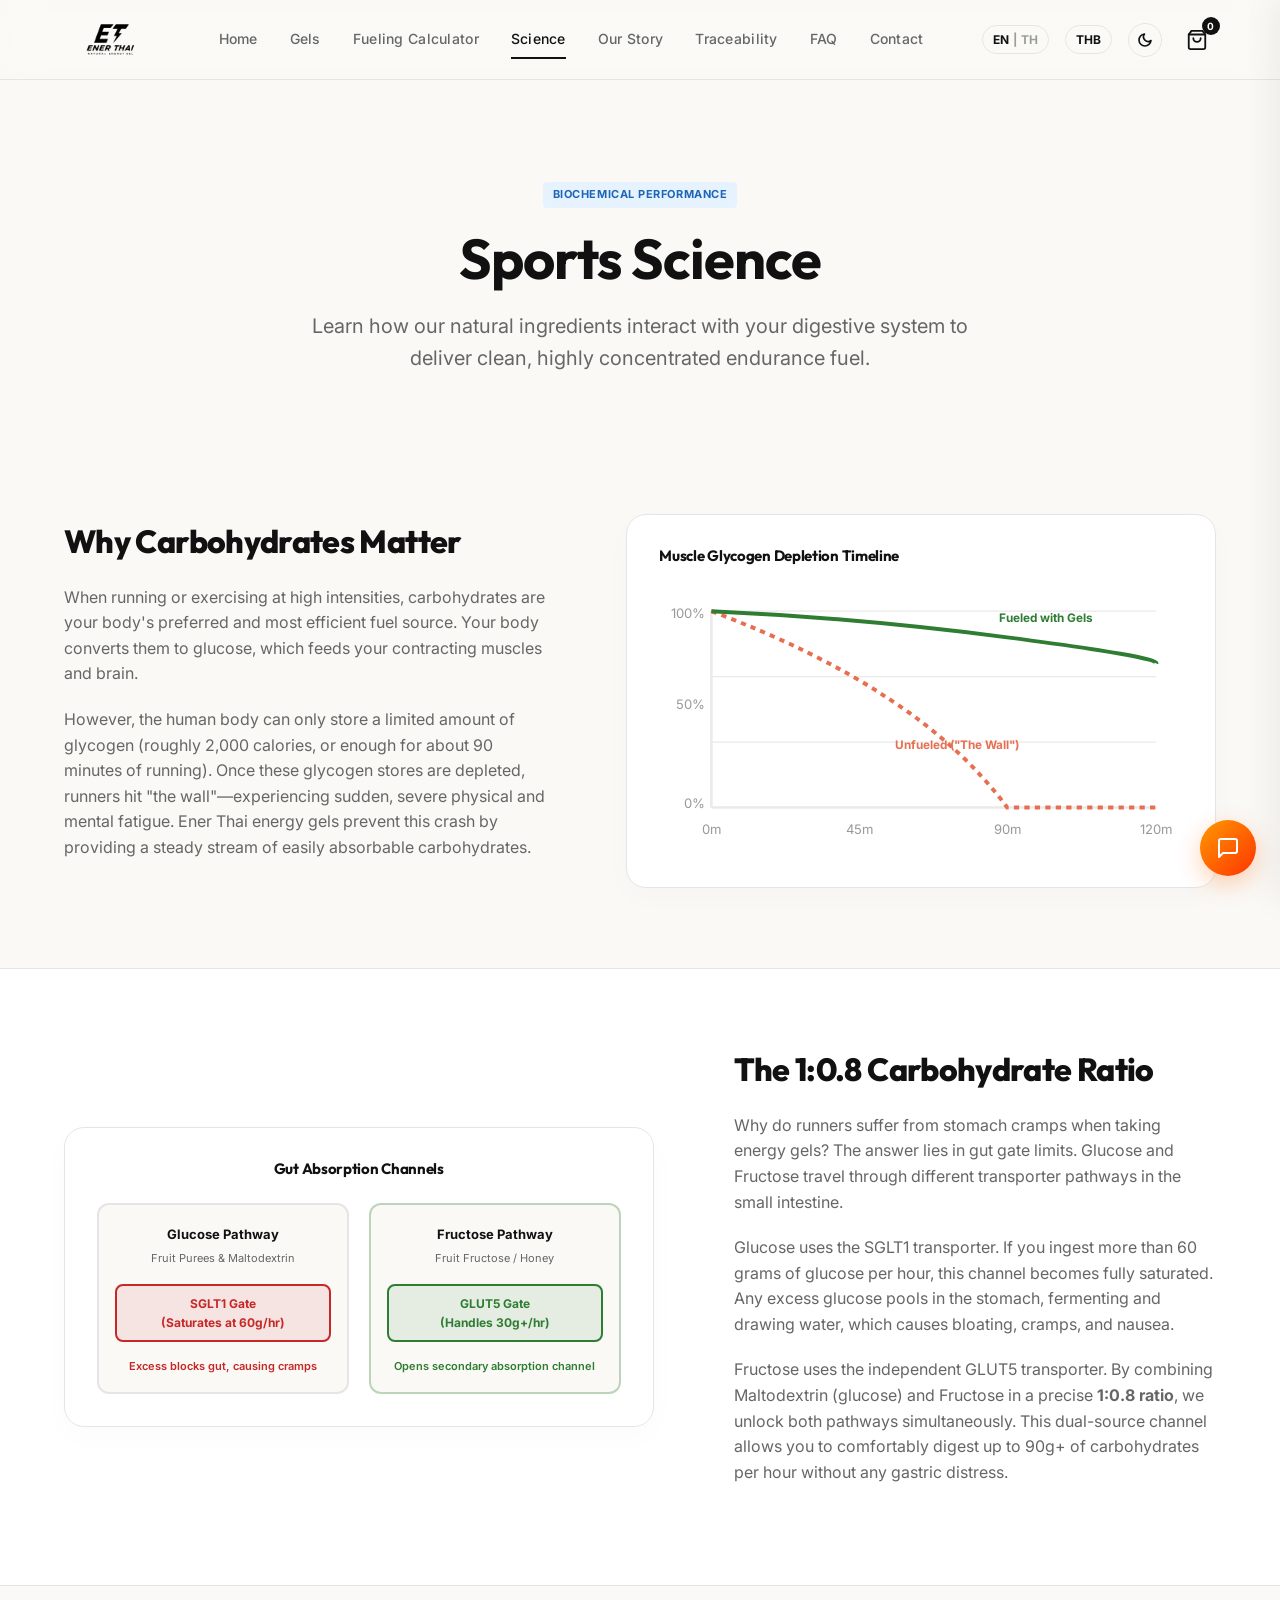
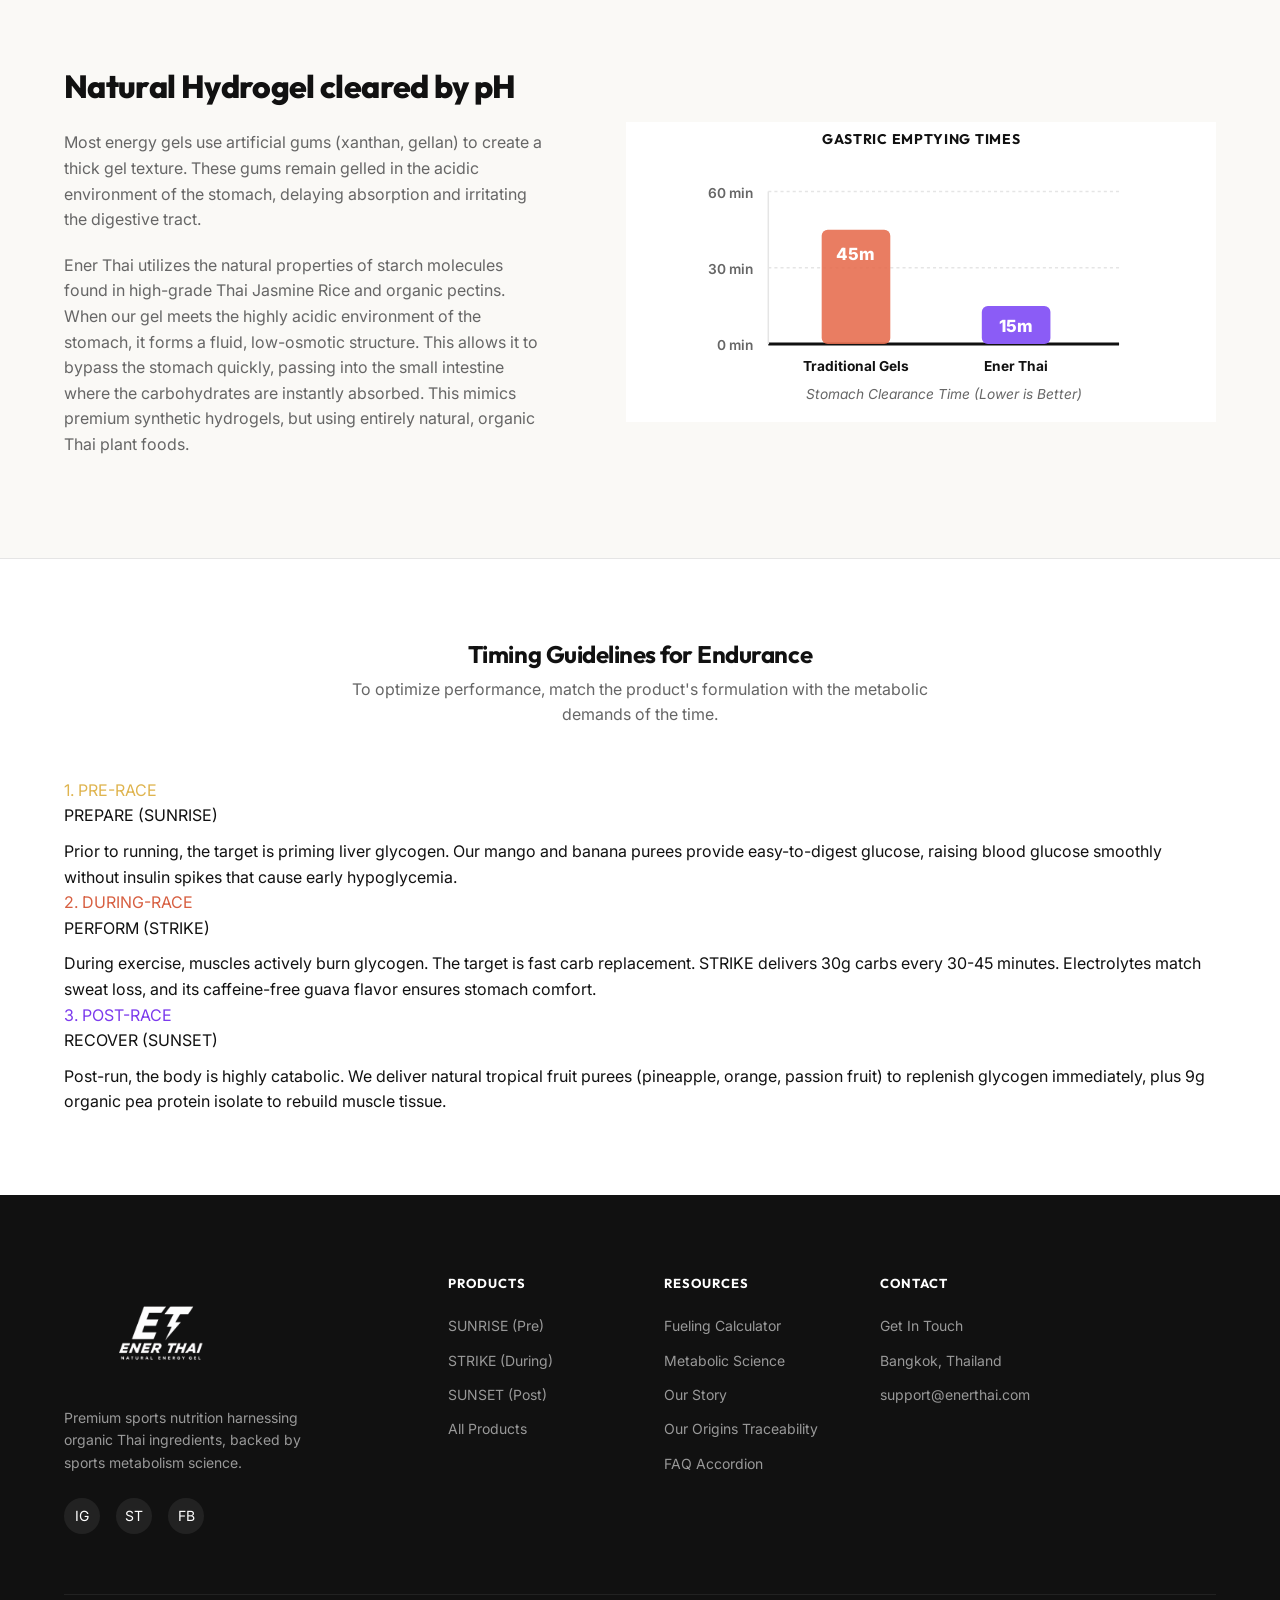
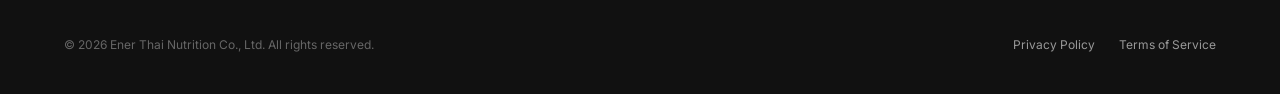
<file: science.html>
<!DOCTYPE html>
<html lang="en">
<head>
    <meta charset="UTF-8">
    <meta name="viewport" content="width=device-width, initial-scale=1.0">
    <title>Metabolic Science | Ener Thai Sports Nutrition</title>
    <meta name="description" content="Understand the science behind energy gels. Learn how our 1:0.8 Maltodextrin-to-Fructose ratio solves gut distress and elevates endurance.">
    <!-- Google Fonts -->
    <link rel="preconnect" href="https://fonts.googleapis.com">
    <link rel="preconnect" href="https://fonts.gstatic.com" crossorigin>
    <link href="https://fonts.googleapis.com/css2?family=Inter:wght@400;500;600;700&family=Outfit:wght@700;800&display=swap" rel="stylesheet">
    <!-- Custom Stylesheets -->
    <link rel="stylesheet" href="css/style.css">
    <link rel="stylesheet" href="css/pages.css">
    <!-- PWA Manifest -->
    <link rel="manifest" href="manifest.json">
    <!-- AI Chatbot Widget -->
    <script src="js/chatbot.js" defer></script>
    <style>
        .science-header {
            padding-top: 180px;
            padding-bottom: 60px;
            text-align: center;
            background-color: var(--bg-primary);
        }
        .science-header h1 {
            font-size: 56px;
            margin-bottom: 16px;
        }
        .science-header p {
            color: var(--text-muted);
            font-size: 20px;
            max-width: 700px;
            margin: 0 auto;
        }
        
        .sci-sec {
            padding: 80px 0;
            background-color: #FFFFFF;
            border-bottom: 1px solid var(--border-color);
        }
        .sci-sec:nth-of-type(even) {
            background-color: var(--bg-primary);
        }
        
        .sci-grid {
            display: grid;
            grid-template-columns: 1.1fr 0.9fr;
            gap: 80px;
            align-items: center;
        }
        .sci-sec:nth-of-type(even) .sci-grid {
            grid-template-columns: 0.9fr 1.1fr;
        }
        
        @media (max-width: 992px) {
            .sci-grid, .sci-sec:nth-of-type(even) .sci-grid {
                grid-template-columns: 1fr;
                gap: 48px;
            }
            .sci-sec:nth-of-type(even) .sci-visual-column {
                order: -1;
            }
        }
        
        .sci-content h2 {
            font-size: 32px;
            margin-bottom: 24px;
            font-weight: 800;
        }
        .sci-content p {
            color: var(--text-muted);
            font-size: 16px;
            margin-bottom: 20px;
            line-height: 1.6;
        }
        .sci-content ul {
            list-style: none;
            padding-left: 0;
            margin-top: 16px;
        }
        .sci-content ul li {
            position: relative;
            padding-left: 20px;
            margin-bottom: 10px;
            font-size: 15px;
            color: var(--text-muted);
        }
        .sci-content ul li::before {
            content: "•";
            position: absolute;
            left: 0;
            font-weight: bold;
            color: var(--text-primary);
        }
        
        /* Interactive Intestinal Gate Transporter Diagram styling */
        .transporter-diagram {
            background-color: #FFFFFF;
            border: 1px solid var(--border-color);
            border-radius: 20px;
            padding: 32px;
            box-shadow: 0 10px 30px rgba(0,0,0,0.02);
        }
        .transporter-channels {
            display: grid;
            grid-template-columns: 1fr 1fr;
            gap: 20px;
            margin-top: 24px;
        }
        .channel-column {
            border: 2px solid var(--border-color);
            border-radius: 12px;
            padding: 16px;
            text-align: center;
            background-color: var(--bg-primary);
        }
        .channel-gate {
            background-color: #FFFFFF;
            border: 2px solid var(--text-primary);
            border-radius: 8px;
            padding: 8px;
            margin: 16px 0;
            font-weight: 700;
            font-size: 12px;
        }
        .channel-gate.active {
            background-color: rgba(46, 125, 50, 0.1);
            border-color: #2E7D32;
            color: #2E7D32;
        }
        .channel-gate.saturated {
            background-color: rgba(198, 40, 40, 0.1);
            border-color: #C62828;
            color: #C62828;
        }
        
        /* CSS SVG Chart */
        .svg-chart-card {
            background-color: #FFFFFF;
            border: 1px solid var(--border-color);
            border-radius: 20px;
            padding: 32px;
            box-shadow: 0 10px 30px rgba(0,0,0,0.02);
        }

        /* Dark Theme overrides for science page elements */
        body.dark-theme .sci-sec {
            background-color: var(--bg-card);
        }
        body.dark-theme .transporter-diagram {
            background-color: var(--bg-card);
        }
        body.dark-theme .channel-gate {
            background-color: var(--bg-primary);
            color: var(--text-primary);
        }
        body.dark-theme .svg-chart-card {
            background-color: var(--bg-card);
        }
        body.dark-theme svg line {
            stroke: var(--border-color) !important;
        }
    </style>
</head>
<body>

    <!-- Header Navigation -->
    <header class="site-header">
        <div class="container header-container">
            <a href="index.html" class="logo">
                <img src="assets/logo-black.png" alt="Ener Thai Logo" class="logo-img logo-light-theme">
                <img src="assets/logo-white.png" alt="Ener Thai Logo" class="logo-img logo-dark-theme">
            </a>
            <nav class="main-nav">
                <a href="index.html" class="nav-link">
                    <span lang="en">Home</span>
                    <span lang="th">หน้าแรก</span>
                </a>
                <a href="products.html" class="nav-link">
                    <span lang="en">Gels</span>
                    <span lang="th">เจลพลังงาน</span>
                </a>
                <a href="calculator.html" class="nav-link">
                    <span lang="en">Fueling Calculator</span>
                    <span lang="th">คำนวณการเติมพลังงาน</span>
                </a>
                <a href="science.html" class="nav-link active">
                    <span lang="en">Science</span>
                    <span lang="th">วิทยาศาสตร์การกีฬา</span>
                </a>
                <a href="story.html" class="nav-link">
                    <span lang="en">Our Story</span>
                    <span lang="th">เรื่องราวของเรา</span>
                </a>
                <a href="trace.html" class="nav-link">
                    <span lang="en">Traceability</span>
                    <span lang="th">การตรวจสอบย้อนกลับ</span>
                </a>
                <a href="faq.html" class="nav-link">
                    <span lang="en">FAQ</span>
                    <span lang="th">คำถามที่พบบ่อย</span>
                </a>
                <a href="contact.html" class="nav-link">
                    <span lang="en">Contact</span>
                    <span lang="th">ติดต่อเรา</span>
                </a>
            </nav>
            <div class="header-actions">
                <button id="cartToggle" class="cart-toggle" aria-label="Shopping Cart">
                    <svg xmlns="http://www.w3.org/2000/svg" width="22" height="22" viewBox="0 0 24 24" fill="none" stroke="currentColor" stroke-width="2" stroke-linecap="round" stroke-linejoin="round">
                        <path d="M6 2L3 6v14a2 2 0 0 0 2 2h14a2 2 0 0 0 2-2V6l-3-4z"></path>
                        <line x1="3" y1="6" x2="21" y2="6"></line>
                        <path d="M16 10a4 4 0 0 1-8 0"></path>
                    </svg>
                    <span id="cartBadge" class="cart-badge">0</span>
                </button>
                <button id="menuBurger" class="menu-burger" aria-label="Open Menu">
                    <span></span>
                    <span></span>
                    <span></span>
                </button>
            </div>
        </div>
    </header>

    <!-- Mobile Nav Overlay -->
    <div id="mobileMenu" class="mobile-menu">
        <a href="index.html" class="mobile-menu-link">
            <span lang="en">Home</span>
            <span lang="th">หน้าแรก</span>
        </a>
        <a href="products.html" class="mobile-menu-link">
            <span lang="en">Gels</span>
            <span lang="th">เจลพลังงาน</span>
        </a>
        <a href="calculator.html" class="mobile-menu-link">
            <span lang="en">Fueling Calculator</span>
            <span lang="th">คำนวณการเติมพลังงาน</span>
        </a>
        <a href="science.html" class="mobile-menu-link active">
            <span lang="en">Science</span>
            <span lang="th">วิทยาศาสตร์การกีฬา</span>
        </a>
        <a href="story.html" class="mobile-menu-link">
            <span lang="en">Our Story</span>
            <span lang="th">เรื่องราวของเรา</span>
        </a>
        <a href="trace.html" class="mobile-menu-link">
            <span lang="en">Traceability</span>
            <span lang="th">การตรวจสอบย้อนกลับ</span>
        </a>
        <a href="faq.html" class="mobile-menu-link">
            <span lang="en">FAQ</span>
            <span lang="th">คำถามที่พบบ่อย</span>
        </a>
        <a href="contact.html" class="mobile-menu-link">
            <span lang="en">Contact</span>
            <span lang="th">ติดต่อเรา</span>
        </a>
    </div>

    <!-- Main Content -->
    <main>
        
        <section class="science-header animate-fade-in visible">
            <div class="container">
                <span class="badge" style="background-color: #E6F3FF; color: #1E66B5; margin-bottom: 16px;">
                    <span lang="en">Biochemical Performance</span>
                    <span lang="th">ประสิทธิภาพทางชีวเคมี</span>
                </span>
                <h1>
                    <span lang="en">Sports Science</span>
                    <span lang="th">วิทยาศาสตร์การกีฬา</span>
                </h1>
                <p>
                    <span lang="en">Learn how our natural ingredients interact with your digestive system to deliver clean, highly concentrated endurance fuel.</span>
                    <span lang="th">เรียนรู้วิธีที่วัตถุดิบธรรมชาติของเราโต้ตอบกับระบบย่อยอาหารเพื่อส่งมอบพลังงานสะอาดเข้มข้นสูงสำหรับประเภทกีฬาความทนทาน</span>
                </p>
            </div>
        </section>

        <!-- Section 1: Why Carbohydrates Matter -->
        <section class="sci-sec">
            <div class="container sci-grid">
                <div class="sci-content animate-fade-in visible">
                    <h2>
                        <span lang="en">Why Carbohydrates Matter</span>
                        <span lang="th">ทำไมคาร์โบไฮเดรตถึงสำคัญ</span>
                    </h2>
                    <p>
                        <span lang="en">When running or exercising at high intensities, carbohydrates are your body's preferred and most efficient fuel source. Your body converts them to glucose, which feeds your contracting muscles and brain.</span>
                        <span lang="th">เมื่อวิ่งหรือออกกำลังกายด้วยความเข้มข้นสูง คาร์โบไฮเดรตคือแหล่งพลังงานที่ร่างกายต้องการและมีประสิทธิภาพสูงสุด ร่างกายจะแปลงคาร์โบไฮเดรตเป็นกลูโคสเพื่อป้อนกล้ามเนื้อและสมองขณะทำงาน</span>
                    </p>
                    <p>
                        <span lang="en">However, the human body can only store a limited amount of glycogen (roughly 2,000 calories, or enough for about 90 minutes of running). Once these glycogen stores are depleted, runners hit "the wall"—experiencing sudden, severe physical and mental fatigue. Ener Thai energy gels prevent this crash by providing a steady stream of easily absorbable carbohydrates.</span>
                        <span lang="th">อย่างไรก็ตาม ร่างกายมนุษย์สามารถกักเก็บไกลโคเจนได้ในปริมาณจำกัด (ประมาณ 2,000 แคลอรี หรือเพียงพอสำหรับการวิ่งประมาณ 90 นาที) เมื่อสะสมไกลโคเจนหมดลง นักวิ่งจะเกิดอาการ "ชนกำแพง" (the wall) ทำให้เกิดความเหนื่อยล้าทางร่างกายและสมองอย่างรุนแรงทันที เจลพลังงาน Ener Thai ช่วยป้องกันอาการนี้โดยการส่งมอบคาร์โบไฮเดรตที่ดูดซึมง่ายอย่างสม่ำเสมอ</span>
                    </p>
                </div>
                <div class="sci-visual-column animate-fade-in visible" style="animation-delay: 0.15s;">
                    <div class="svg-chart-card">
                        <h4 style="font-size: 15px; margin-bottom: 20px;">
                            <span lang="en">Muscle Glycogen Depletion Timeline</span>
                            <span lang="th">เส้นเวลาการหมดไปของไกลโคเจนในกล้ามเนื้อ</span>
                        </h4>
                        <!-- SVG line graph -->
                        <svg viewBox="0 0 400 200" width="100%" height="auto" style="overflow: visible;">
                            <!-- Grid lines -->
                            <line x1="40" y1="20" x2="380" y2="20" stroke="#EAEAEA" stroke-width="1" />
                            <line x1="40" y1="70" x2="380" y2="70" stroke="#EAEAEA" stroke-width="1" />
                            <line x1="40" y1="120" x2="380" y2="120" stroke="#EAEAEA" stroke-width="1" />
                            <line x1="40" y1="170" x2="380" y2="170" stroke="#EAEAEA" stroke-width="2" /> <!-- Axis -->
                            <line x1="40" y1="20" x2="40" y2="170" stroke="#EAEAEA" stroke-width="2" /> <!-- Axis -->

                            <!-- Labels -->
                            <text x="35" y="25" text-anchor="end" font-size="10" fill="#999">100%</text>
                            <text x="35" y="95" text-anchor="end" font-size="10" fill="#999">50%</text>
                            <text x="35" y="170" text-anchor="end" font-size="10" fill="#999">0%</text>
                            
                            <text x="40" y="190" text-anchor="middle" font-size="10" fill="#999">0m</text>
                            <text x="153" y="190" text-anchor="middle" font-size="10" fill="#999">45m</text>
                            <text x="266" y="190" text-anchor="middle" font-size="10" fill="#999">90m</text>
                            <text x="380" y="190" text-anchor="middle" font-size="10" fill="#999">120m</text>

                            <!-- Unfueled curve (red/downward) -->
                            <path d="M 40 20 Q 200 80, 266 170 L 380 170" fill="none" stroke="#E76F51" stroke-width="3" stroke-dasharray="4" />
                            
                            <!-- Fueled curve (green/stable) -->
                            <path d="M 40 20 Q 150 25, 266 40 T 380 60" fill="none" stroke="#2E7D32" stroke-width="3" />
                            
                            <text x="180" y="125" font-size="9" fill="#E76F51" font-weight="700">
                                <tspan lang="en">Unfueled ("The Wall")</tspan>
                                <tspan lang="th">ไม่เติมพลังงาน ("ชนกำแพง")</tspan>
                            </text>
                            <text x="260" y="28" font-size="9" fill="#2E7D32" font-weight="700">
                                <tspan lang="en">Fueled with Gels</tspan>
                                <tspan lang="th">เติมพลังงานด้วยเจล</tspan>
                            </text>
                        </svg>
                    </div>
                </div>
            </div>
        </section>

        <!-- Section 2: The Intestinal Transporters & 1:0.8 Ratio -->
        <section class="sci-sec">
            <div class="container sci-grid">
                <div class="sci-visual-column animate-fade-in visible">
                    <div class="transporter-diagram">
                        <h4 style="font-size: 15px; text-align: center;">
                            <span lang="en">Gut Absorption Channels</span>
                            <span lang="th">ช่องทางดูดซึมในลำไส้</span>
                        </h4>
                        <div class="transporter-channels">
                            <div class="channel-column">
                                <strong style="font-size: 13px;">
                                    <span lang="en">Glucose Pathway</span>
                                    <span lang="th">เส้นทางกลูโคส</span>
                                </strong>
                                <div style="font-size: 11px; color: var(--text-muted); margin-top: 4px;">
                                    <span lang="en">Fruit Purees & Maltodextrin</span>
                                    <span lang="th">ผลไม้บดและมอลโทเดกสทริน</span>
                                </div>
                                <div class="channel-gate saturated">
                                    <span lang="en">SGLT1 Gate<br>(Saturates at 60g/hr)</span>
                                    <span lang="th">ช่อง SGLT1<br>(อิ่มตัวที่ 60ก./ชม.)</span>
                                </div>
                                <div style="font-size: 11px; color: #C62828; font-weight: 600;">
                                    <span lang="en">Excess blocks gut, causing cramps</span>
                                    <span lang="th">ส่วนเกินจะตกค้างที่ลำไส้ ทำให้จุกเสียด</span>
                                </div>
                            </div>
                            <div class="channel-column" style="border-color: rgba(46, 125, 50, 0.3);">
                                <strong style="font-size: 13px;">
                                    <span lang="en">Fructose Pathway</span>
                                    <span lang="th">เส้นทางฟรักโทส</span>
                                </strong>
                                <div style="font-size: 11px; color: var(--text-muted); margin-top: 4px;">
                                    <span lang="en">Fruit Fructose / Honey</span>
                                    <span lang="th">ฟรักโทสผลไม้ / น้ำผึ้ง</span>
                                </div>
                                <div class="channel-gate active">
                                    <span lang="en">GLUT5 Gate<br>(Handles 30g+/hr)</span>
                                    <span lang="th">ช่อง GLUT5<br>(รับได้ 30ก.+/ชม.)</span>
                                </div>
                                <div style="font-size: 11px; color: #2E7D32; font-weight: 600;">
                                    <span lang="en">Opens secondary absorption channel</span>
                                    <span lang="th">เปิดช่องทางดูดซึมสำรอง</span>
                                </div>
                            </div>
                        </div>
                    </div>
                </div>
                <div class="sci-content animate-fade-in visible" style="animation-delay: 0.15s;">
                    <h2>
                        <span lang="en">The 1:0.8 Carbohydrate Ratio</span>
                        <span lang="th">อัตราส่วนคาร์โบไฮเดรตแบบ 1:0.8</span>
                    </h2>
                    <p>
                        <span lang="en">Why do runners suffer from stomach cramps when taking energy gels? The answer lies in gut gate limits. Glucose and Fructose travel through different transporter pathways in the small intestine.</span>
                        <span lang="th">ทำไมวิ่งซ้อมถึงมักเกิดอาการจุกท้องเมื่อทานเจลพลังงาน? คำตอบอยู่ที่ข้อจำกัดของช่องทางดูดซึมในลำไส้ กลูโคสและฟรักโทสเดินทางผ่านช่องทางดูดซึมที่แตกต่างกันในลำไส้เล็ก</span>
                    </p>
                    <p>
                        <span lang="en">Glucose uses the SGLT1 transporter. If you ingest more than 60 grams of glucose per hour, this channel becomes fully saturated. Any excess glucose pools in the stomach, fermenting and drawing water, which causes bloating, cramps, and nausea.</span>
                        <span lang="th">กลูโคสใช้ช่องทางดูดซึม SGLT1 หากคุณบริโภคกลูโคสมากกว่า 60 กรัมต่อชั่วโมง ช่องทางนี้จะอิ่มตัวอย่างสมบูรณ์ กลูโคสส่วนเกินจะสะสมอยู่ในกระเพาะอาหาร เกิดการหมักหมมและดึงน้ำเข้ามาในกระเพาะ ซึ่งเป็นสาเหตุของอาการท้องอืด จุก ตะคริว และคลื่นไส้</span>
                    </p>
                    <p>
                        <span lang="en">Fructose uses the independent GLUT5 transporter. By combining Maltodextrin (glucose) and Fructose in a precise <strong>1:0.8 ratio</strong>, we unlock both pathways simultaneously. This dual-source channel allows you to comfortably digest up to 90g+ of carbohydrates per hour without any gastric distress.</span>
                        <span lang="th">ฟรักโทสใช้ช่องทางดูดซึม GLUT5 ที่แยกจากกันโดยอิสระ ด้วยการผสมผสานมอลโทเดกสทริน (กลูโคส) และฟรักโทสในอัตราส่วนที่แม่นยำ <strong>1:0.8</strong> เราจะปลดล็อกช่องทางดูดซึมทั้งสองไปพร้อมกัน ทำให้สามารถดูดซึมคาร์โบไฮเดรตได้ถึง 90+ กรัมต่อชั่วโมงอย่างสบายโดยไม่มีอาการปวดเกร็งกระเพาะปัสสาวะหรือทางเดินอาหาร</span>
                    </p>
                </div>
            </div>
        </section>

        <!-- Section 3: Why Sourcing Matters (Hydrogel & Rice Syrups) -->
        <section class="sci-sec">
            <div class="container sci-grid">
                <div class="sci-content animate-fade-in visible">
                    <h2>
                        <span lang="en">Natural Hydrogel cleared by pH</span>
                        <span lang="th">ไฮโดรเจลธรรมชาติผ่านกระเพาะด้วยค่า pH</span>
                    </h2>
                    <p>
                        <span lang="en">Most energy gels use artificial gums (xanthan, gellan) to create a thick gel texture. These gums remain gelled in the acidic environment of the stomach, delaying absorption and irritating the digestive tract.</span>
                        <span lang="th">เจลพลังงานทั่วไปมักใช้สารเพิ่มความหนืดสังเคราะห์ (กัมซานแทน, กัมเจลแลน) เพื่อสร้างเนื้อเจลที่หนา สารเหล่านี้จะยังคงคงรูปเป็นเจลในสภาวะที่เป็นกรดของกระเพาะอาหาร ส่งผลให้การดูดซึมล่าช้าและระคายเคืองต่อทางเดินอาหาร</span>
                    </p>
                    <p>
                        <span lang="en">Ener Thai utilizes the natural properties of starch molecules found in high-grade Thai Jasmine Rice and organic pectins. When our gel meets the highly acidic environment of the stomach, it forms a fluid, low-osmotic structure. This allows it to bypass the stomach quickly, passing into the small intestine where the carbohydrates are instantly absorbed. This mimics premium synthetic hydrogels, but using entirely natural, organic Thai plant foods.</span>
                        <span lang="th">Ener Thai ใช้คุณสมบัติทางธรรมชาติของโมเลกุลแป้งที่พบในข้าวหอมมะลิไทยคุณภาพสูงและเพกตินออร์แกนิก เมื่อเจลของเราสัมผัสกับสภาพกรดสูงในกระเพาะอาหาร จะเกิดการจัดเรียงตัวเป็นของเหลวที่มีความดันออสโมติกต่ำ ช่วยให้สามารถไหลผ่านกระเพาะอาหารได้อย่างรวดเร็วไปยังลำไส้เล็กซึ่งคาร์โบไฮเดรตจะถูกดูดซึมทันที ซึ่งเลียนแบบการทำงานของไฮโดรเจลสังเคราะห์ระดับพรีเมียม แต่ทำจากพืชธรรมชาติออร์แกนิกของไทย 100%</span>
                    </p>
                </div>
                <div class="sci-visual-column animate-fade-in visible" style="animation-delay: 0.15s;">
                    <div class="story-img-placeholder" style="height: 300px; padding: 24px 32px 32px; display: flex; flex-direction: column; justify-content: center; align-items: center; background: var(--bg-card); border-color: var(--border-color); box-shadow: none;">
                        <h4 style="font-size: 14px; font-weight: 700; margin-bottom: 12px; color: var(--text-primary); text-transform: uppercase; letter-spacing: 0.05em; text-align: center;">
                            <span lang="en">Gastric Emptying Times</span>
                            <span lang="th">ระยะเวลาเคลียร์กระเพาะอาหาร</span>
                        </h4>
                        <svg viewBox="0 0 300 160" width="100%" height="auto" style="overflow: visible;">
                            <!-- Grid lines -->
                            <line x1="50" y1="20" x2="280" y2="20" stroke="var(--border-color)" stroke-width="1" stroke-dasharray="2" />
                            <line x1="50" y1="70" x2="280" y2="70" stroke="var(--border-color)" stroke-width="1" stroke-dasharray="2" />
                            <line x1="50" y1="120" x2="280" y2="120" stroke="var(--text-primary)" stroke-width="2" /> <!-- Axis -->
                            <line x1="50" y1="20" x2="50" y2="120" stroke="var(--border-color)" stroke-width="1" /> <!-- Y Axis -->
                            
                            <!-- Y-Axis labels -->
                            <text x="40" y="24" text-anchor="end" font-size="9" fill="var(--text-muted)" font-weight="600">60 min</text>
                            <text x="40" y="74" text-anchor="end" font-size="9" fill="var(--text-muted)" font-weight="600">30 min</text>
                            <text x="40" y="124" text-anchor="end" font-size="9" fill="var(--text-muted)" font-weight="600">0 min</text>

                            <!-- Bar 1: Traditional Gels (Slow clearing) -->
                            <rect x="85" y="45" width="45" height="75" fill="#E76F51" rx="4" opacity="0.9" />
                            <text x="107.5" y="138" text-anchor="middle" font-size="9" fill="var(--text-primary)" font-weight="700">
                                <tspan lang="en">Traditional Gels</tspan>
                                <tspan lang="th">เจลทั่วไป</tspan>
                            </text>
                            <text x="107.5" y="65" text-anchor="middle" font-size="11" fill="#FFFFFF" font-weight="800">45m</text>

                            <!-- Bar 2: Ener Thai Hydrogel (Fast clearing) -->
                            <rect x="190" y="95" width="45" height="25" fill="var(--color-sunset)" rx="4" />
                            <text x="212.5" y="138" text-anchor="middle" font-size="9" fill="var(--text-primary)" font-weight="700">
                                <tspan lang="en">Ener Thai</tspan>
                                <tspan lang="th">เจล Ener Thai</tspan>
                            </text>
                            <text x="212.5" y="112" text-anchor="middle" font-size="11" fill="#FFFFFF" font-weight="800">15m</text>

                            <!-- Description -->
                            <text x="165" y="156" text-anchor="middle" font-size="9" fill="var(--text-muted)" font-style="italic">
                                <tspan lang="en">Stomach Clearance Time (Lower is Better)</tspan>
                                <tspan lang="th">เวลาเคลียร์กระเพาะอาหาร (ยิ่งต่ำยิ่งดี)</tspan>
                            </text>
                        </svg>
                    </div>
                </div>
            </div>
        </section>

        <!-- Section 4: Phase-Specific Fueling Rules -->
        <section class="sci-sec" style="border-bottom: none;">
            <div class="container">
                <div class="text-center animate-fade-in" style="margin-bottom: 50px;">
                    <h2>
                        <span lang="en">Timing Guidelines for Endurance</span>
                        <span lang="th">แนวทางการจัดสรรเวลาเติมพลังงาน</span>
                    </h2>
                    <p style="color: var(--text-muted); max-width: 600px; margin: 8px auto 0;">
                        <span lang="en">To optimize performance, match the product's formulation with the metabolic demands of the time.</span>
                        <span lang="th">เพื่อประสิทธิภาพสูงสุด ควรเลือกสูตรผลิตภัณฑ์ให้สอดคล้องกับความต้องการของระบบเผาผลาญในแต่ละช่วงเวลา</span>
                    </p>
                </div>

                <div class="system-journey-row animate-fade-in">
                    
                    <div class="system-step-card">
                        <span class="system-step-num" style="color: var(--color-sunrise-hover);">
                            <span lang="en">1. PRE-RACE</span>
                            <span lang="th">1. ก่อนแข่ง</span>
                        </span>
                        <div class="system-step-title">
                            <span lang="en">PREPARE (SUNRISE)</span>
                            <span lang="th">เตรียมความพร้อม (SUNRISE)</span>
                        </div>
                        <p class="system-step-desc" style="margin-top: 10px;">
                            <span lang="en">Prior to running, the target is priming liver glycogen. Our mango and banana purees provide easy-to-digest glucose, raising blood glucose smoothly without insulin spikes that cause early hypoglycemia.</span>
                            <span lang="th">ก่อนวิ่ง เป้าหมายคือการเติมเต็มไกลโคเจนในตับ มะม่วงและกล้วยบดสดใหม่ของเราให้กลูโคสที่ย่อยง่าย ค่อยๆ เพิ่มระดับน้ำตาลในเลือดอย่างนุ่มนวลโดยไม่กระตุ้นอินซูลินให้เกิดอาการน้ำตาลตกเฉียบพลัน</span>
                        </p>
                    </div>

                    <div class="system-step-card">
                        <span class="system-step-num" style="color: var(--color-strike-hover);">
                            <span lang="en">2. DURING-RACE</span>
                            <span lang="th">2. ระหว่างแข่ง</span>
                        </span>
                        <div class="system-step-title">
                            <span lang="en">PERFORM (STRIKE)</span>
                            <span lang="th">รักษาระดับประสิทธิภาพ (STRIKE)</span>
                        </div>
                        <p class="system-step-desc" style="margin-top: 10px;">
                            <span lang="en">During exercise, muscles actively burn glycogen. The target is fast carb replacement. STRIKE delivers 30g carbs every 30-45 minutes. Electrolytes match sweat loss, and its caffeine-free guava flavor ensures stomach comfort.</span>
                            <span lang="th">ขณะวิ่ง กล้ามเนื้อจะสลายไกลโคเจนออกมาใช้ เป้าหมายคือการทดแทนคาร์โบไฮเดรตที่รวดเร็ว STRIKE ให้คาร์บ 30 กรัมทุกๆ 30-45 นาที อิเล็กโทรไลต์ช่วยชดเชยแร่ธาตุที่เสียไปกับเหงื่อ และรสชาติฝรั่งที่ปราศจากคาเฟอีนช่วยให้กระเพาะอาหารรู้สึกสบาย</span>
                        </p>
                    </div>

                    <div class="system-step-card">
                        <span class="system-step-num" style="color: var(--color-sunset-hover);">
                            <span lang="en">3. POST-RACE</span>
                            <span lang="th">3. หลังแข่ง</span>
                        </span>
                        <div class="system-step-title">
                            <span lang="en">RECOVER (SUNSET)</span>
                            <span lang="th">ฟื้นฟูร่างกาย (SUNSET)</span>
                        </div>
                        <p class="system-step-desc" style="margin-top: 10px;">
                            <span lang="en">Post-run, the body is highly catabolic. We deliver natural tropical fruit purees (pineapple, orange, passion fruit) to replenish glycogen immediately, plus 9g organic pea protein isolate to rebuild muscle tissue.</span>
                            <span lang="th">หลังวิ่ง ร่างกายอยู่ในสภาวะสลายกล้ามเนื้อสูง เราส่งมอบผลไม้เมืองร้อนบดเข้มข้น (สับปะรด ส้ม เสาวรส) เพื่อเติมเต็มไกลโคเจนในทันที พร้อมโปรตีนถั่วลันเตาออร์แกนิกไอโซเลต 9 กรัม เพื่อเร่งการซ่อมแซมเส้นใยกล้ามเนื้อ</span>
                        </p>
                    </div>

                </div>
            </div>
        </section>

    </main>

    <!-- Global Footer -->
    <footer class="site-footer">
        <div class="container">
            <div class="footer-grid">
                <div class="footer-brand">
                    <a href="index.html" class="footer-logo" style="display: block; margin-bottom: 20px;">
                        <img src="assets/logo-white.png" alt="Ener Thai Logo" style="height: 42px; width: auto;">
                    </a>
                    <p>
                        <span lang="en">Premium sports nutrition harnessing organic Thai ingredients, backed by sports metabolism science.</span>
                        <span lang="th">โภชนาการการกีฬาระดับพรีเมียมที่นำส่วนผสมออร์แกนิกของไทยมาใช้ สนับสนุนโดยวิทยาศาสตร์ระบบเผาผลาญการกีฬา</span>
                    </p>
                    <div class="footer-socials">
                        <a href="#" class="footer-social-link">IG</a>
                        <a href="#" class="footer-social-link">ST</a>
                        <a href="#" class="footer-social-link">FB</a>
                    </div>
                </div>
                <div class="footer-col">
                    <h4>
                        <span lang="en">Products</span>
                        <span lang="th">ผลิตภัณฑ์</span>
                    </h4>
                    <ul class="footer-links">
                        <li><a href="product.html?id=sunrise" class="footer-link">SUNRISE (Pre)</a></li>
                        <li><a href="product.html?id=strike" class="footer-link">STRIKE (During)</a></li>
                        <li><a href="product.html?id=sunset" class="footer-link">SUNSET (Post)</a></li>
                        <li><a href="products.html" class="footer-link">
                            <span lang="en">All Products</span>
                            <span lang="th">สินค้าทั้งหมด</span>
                        </a></li>
                    </ul>
                </div>
                <div class="footer-col">
                    <h4>
                        <span lang="en">Resources</span>
                        <span lang="th">แหล่งข้อมูล</span>
                    </h4>
                    <ul class="footer-links">
                        <li><a href="calculator.html" class="footer-link">
                            <span lang="en">Fueling Calculator</span>
                            <span lang="th">คำนวณการเติมพลังงาน</span>
                        </a></li>
                        <li><a href="science.html" class="footer-link">
                            <span lang="en">Metabolic Science</span>
                            <span lang="th">วิทยาศาสตร์การกีฬา</span>
                        </a></li>
                        <li><a href="story.html" class="footer-link">
                            <span lang="en">Our Story</span>
                            <span lang="th">เรื่องราวของเรา</span>
                        </a></li>
                        <li><a href="trace.html" class="footer-link">
                            <span lang="en">Our Origins Traceability</span>
                            <span lang="th">การตรวจสอบย้อนกลับวัตถุดิบ</span>
                        </a></li>
                        <li><a href="faq.html" class="footer-link">
                            <span lang="en">FAQ Accordion</span>
                            <span lang="th">คำถามที่พบบ่อย</span>
                        </a></li>
                    </ul>
                </div>
                <div class="footer-col">
                    <h4>
                        <span lang="en">Contact</span>
                        <span lang="th">ติดต่อเรา</span>
                    </h4>
                    <ul class="footer-links">
                        <li><a href="contact.html" class="footer-link">
                            <span lang="en">Get In Touch</span>
                            <span lang="th">ติดต่อเรา</span>
                        </a></li>
                        <li><span style="color: #999999;">
                            <span lang="en">Bangkok, Thailand</span>
                            <span lang="th">กรุงเทพฯ, ประเทศไทย</span>
                        </span></li>
                        <li><span style="color: #999999;">support@enerthai.com</span></li>
                    </ul>
                </div>
            </div>
            <div class="footer-bottom">
                <p>&copy; 2026 Ener Thai Nutrition Co., Ltd. All rights reserved.</p>
                <div class="footer-bottom-links">
                    <a href="#" class="footer-link">
                        <span lang="en">Privacy Policy</span>
                        <span lang="th">นโยบายความเป็นส่วนตัว</span>
                    </a>
                    <a href="#" class="footer-link">
                        <span lang="en">Terms of Service</span>
                        <span lang="th">เงื่อนไขการใช้บริการ</span>
                    </a>
                </div>
            </div>
        </div>
    </footer>

    <!-- Shopping Cart Drawer Overlay and Container -->
    <div id="cartOverlay" class="cart-drawer-overlay"></div>
    <div id="cartDrawer" class="cart-drawer">
        <div class="cart-header">
            <h2>
                <span lang="en">Your Cart</span>
                <span lang="th">ตะกร้าสินค้าของคุณ</span>
            </h2>
            <button id="cartClose" class="cart-close" aria-label="Close Cart">&times;</button>
        </div>
        <div id="cartItems" class="cart-items-container">
            <!-- Rendered dynamically via JS -->
        </div>
        <div class="cart-footer">
            <div class="cart-summary-row">
                <span>
                    <span lang="en">Subtotal</span>
                    <span lang="th">ยอดรวมย่อย</span>
                </span>
                <span id="cartSubtotal">฿0.00</span>
            </div>
            <div class="cart-summary-row" style="color: var(--text-muted); font-size: 13px;">
                <span>
                    <span lang="en">Shipping</span>
                    <span lang="th">การจัดส่ง</span>
                </span>
                <span>
                    <span lang="en">Free</span>
                    <span lang="th">ฟรี</span>
                </span>
            </div>
            <div class="cart-summary-total">
                <span>
                    <span lang="en">Total</span>
                    <span lang="th">ยอดรวมทั้งหมด</span>
                </span>
                <span id="cartTotal">฿0.00</span>
            </div>
            <button id="checkoutBtn" class="btn btn-primary cart-checkout-btn">
                <span lang="en">Proceed to Checkout</span>
                <span lang="th">ดำเนินการชำระเงิน</span>
            </button>
        </div>
    </div>

    <!-- Simulated Checkout Modal -->
    <div id="checkoutOverlay" class="checkout-modal-overlay">
        <div class="checkout-modal">
            <button id="checkoutClose" class="checkout-modal-close" aria-label="Close Checkout">&times;</button>
            <div class="text-center" style="margin-bottom: 20px;">
                <svg xmlns="http://www.w3.org/2000/svg" width="36" height="36" viewBox="0 0 24 24" fill="none" stroke="currentColor" stroke-width="2" stroke-linecap="round" stroke-linejoin="round" style="color: var(--color-sunrise-hover);">
                    <circle cx="12" cy="12" r="10"></circle>
                    <line x1="12" y1="8" x2="12" y2="12"></line>
                    <line x1="12" y1="16" x2="12.01" y2="16"></line>
                </svg>
            </div>
            <h3>
                <span lang="en">Demo Order Checkout</span>
                <span lang="th">ชำระเงินจำลอง</span>
            </h3>
            <p>
                <span lang="en">This is a simulated order. Confirming will empty your cart and simulate a successful order shipment.</span>
                <span lang="th">นี่คือการสั่งซื้อจำลอง การยืนยันจะเป็นการล้างตะกร้าสินค้าของคุณและจำลองการจัดส่งสินค้าที่สำเร็จ</span>
            </p>
            <div class="order-summary-box">
                <div id="checkoutSummaryItems">
                    <!-- Populated dynamically -->
                </div>
                <div class="order-summary-divider"></div>
                <div class="order-summary-item">
                    <span>
                        <span lang="en">Subtotal</span>
                        <span lang="th">ยอดรวมย่อย</span>
                    </span>
                    <span id="checkoutSubtotal">฿0.00</span>
                </div>
                <div class="order-summary-item">
                    <span>
                        <span lang="en">Shipping</span>
                        <span lang="th">การจัดส่ง</span>
                    </span>
                    <span>
                        <span lang="en">Free</span>
                        <span lang="th">ฟรี</span>
                    </span>
                </div>
                <div class="order-summary-divider"></div>
                <div class="order-summary-total">
                    <span>
                        <span lang="en">Total</span>
                        <span lang="th">ยอดรวมทั้งหมด</span>
                    </span>
                    <span id="checkoutTotal">฿0.00</span>
                </div>
            </div>
            <button id="checkoutConfirmBtn" class="btn btn-primary" style="width: 100%;">
                <span lang="en">Place Order</span>
                <span lang="th">สั่งซื้อสินค้า</span>
            </button>
        </div>
    </div>

    <!-- Shared Global Scripts -->
    <script src="js/main.js"></script>
</body>
</html>
</file>
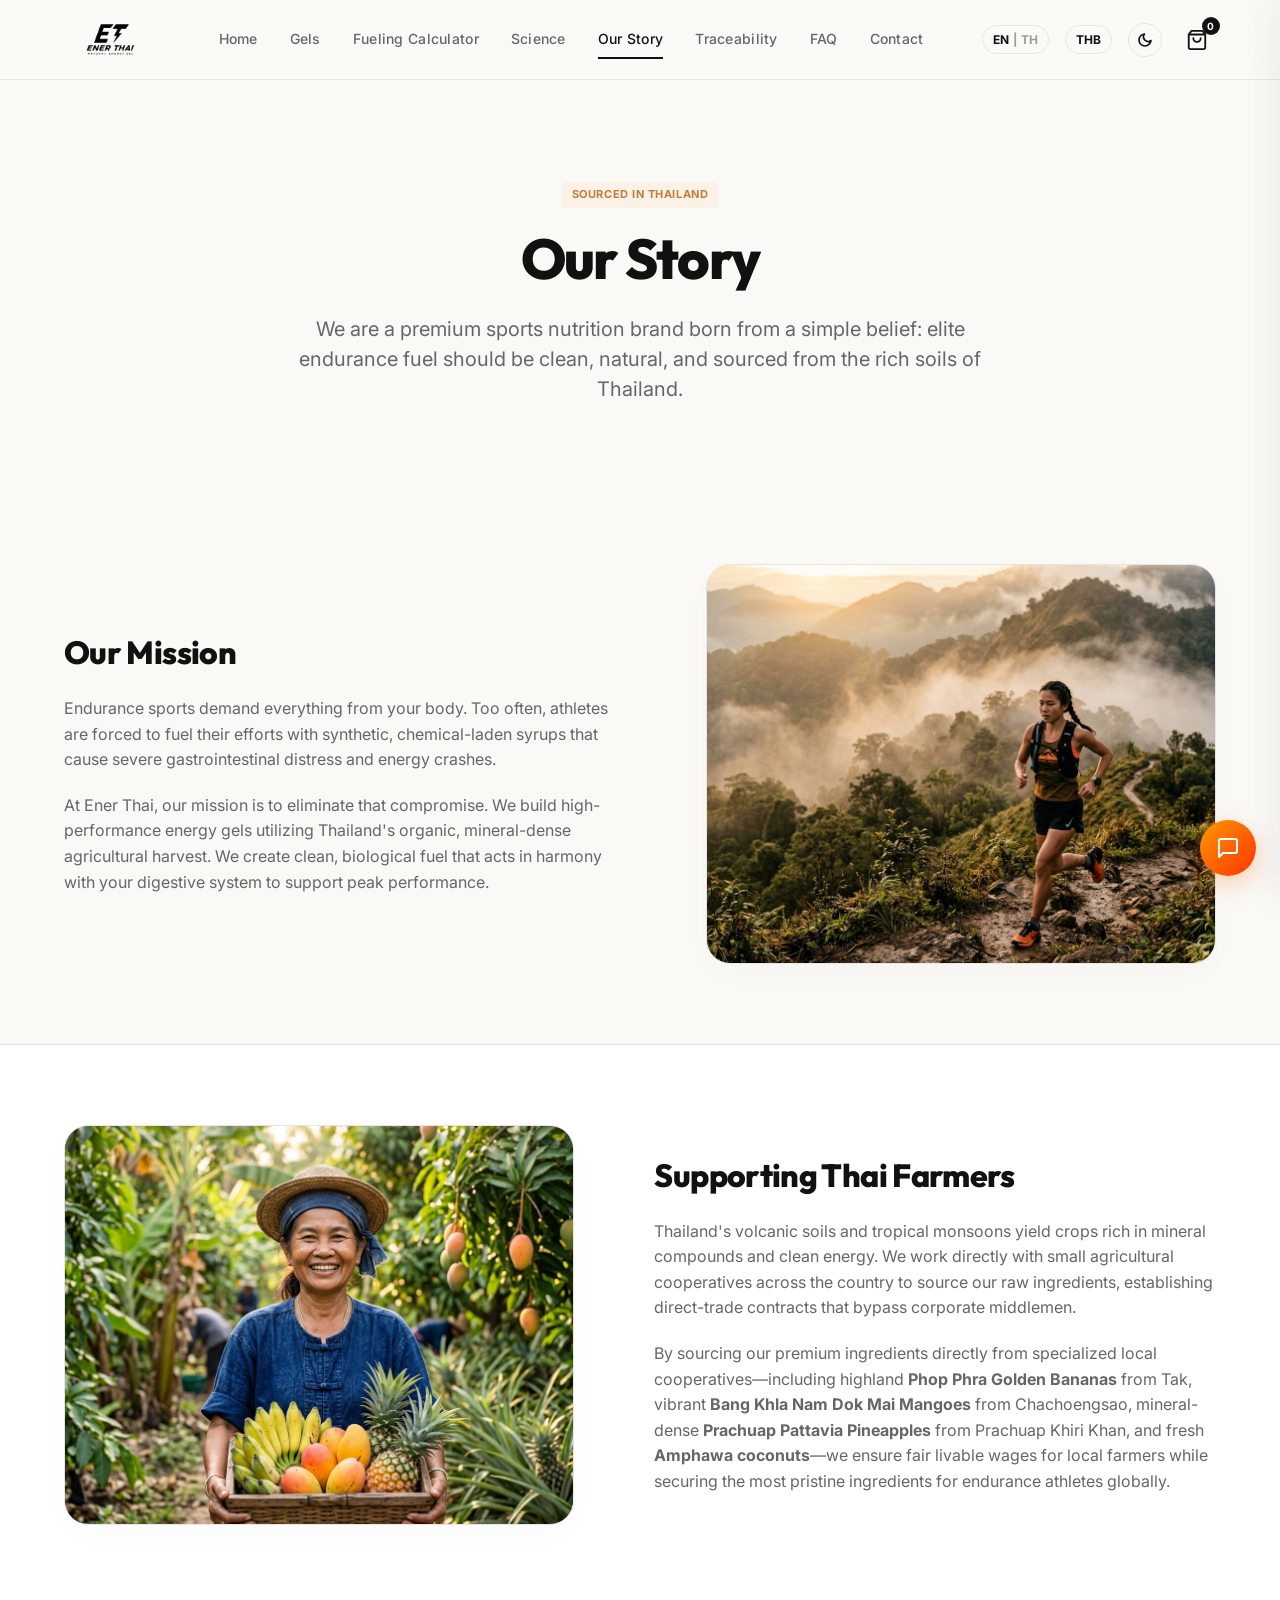
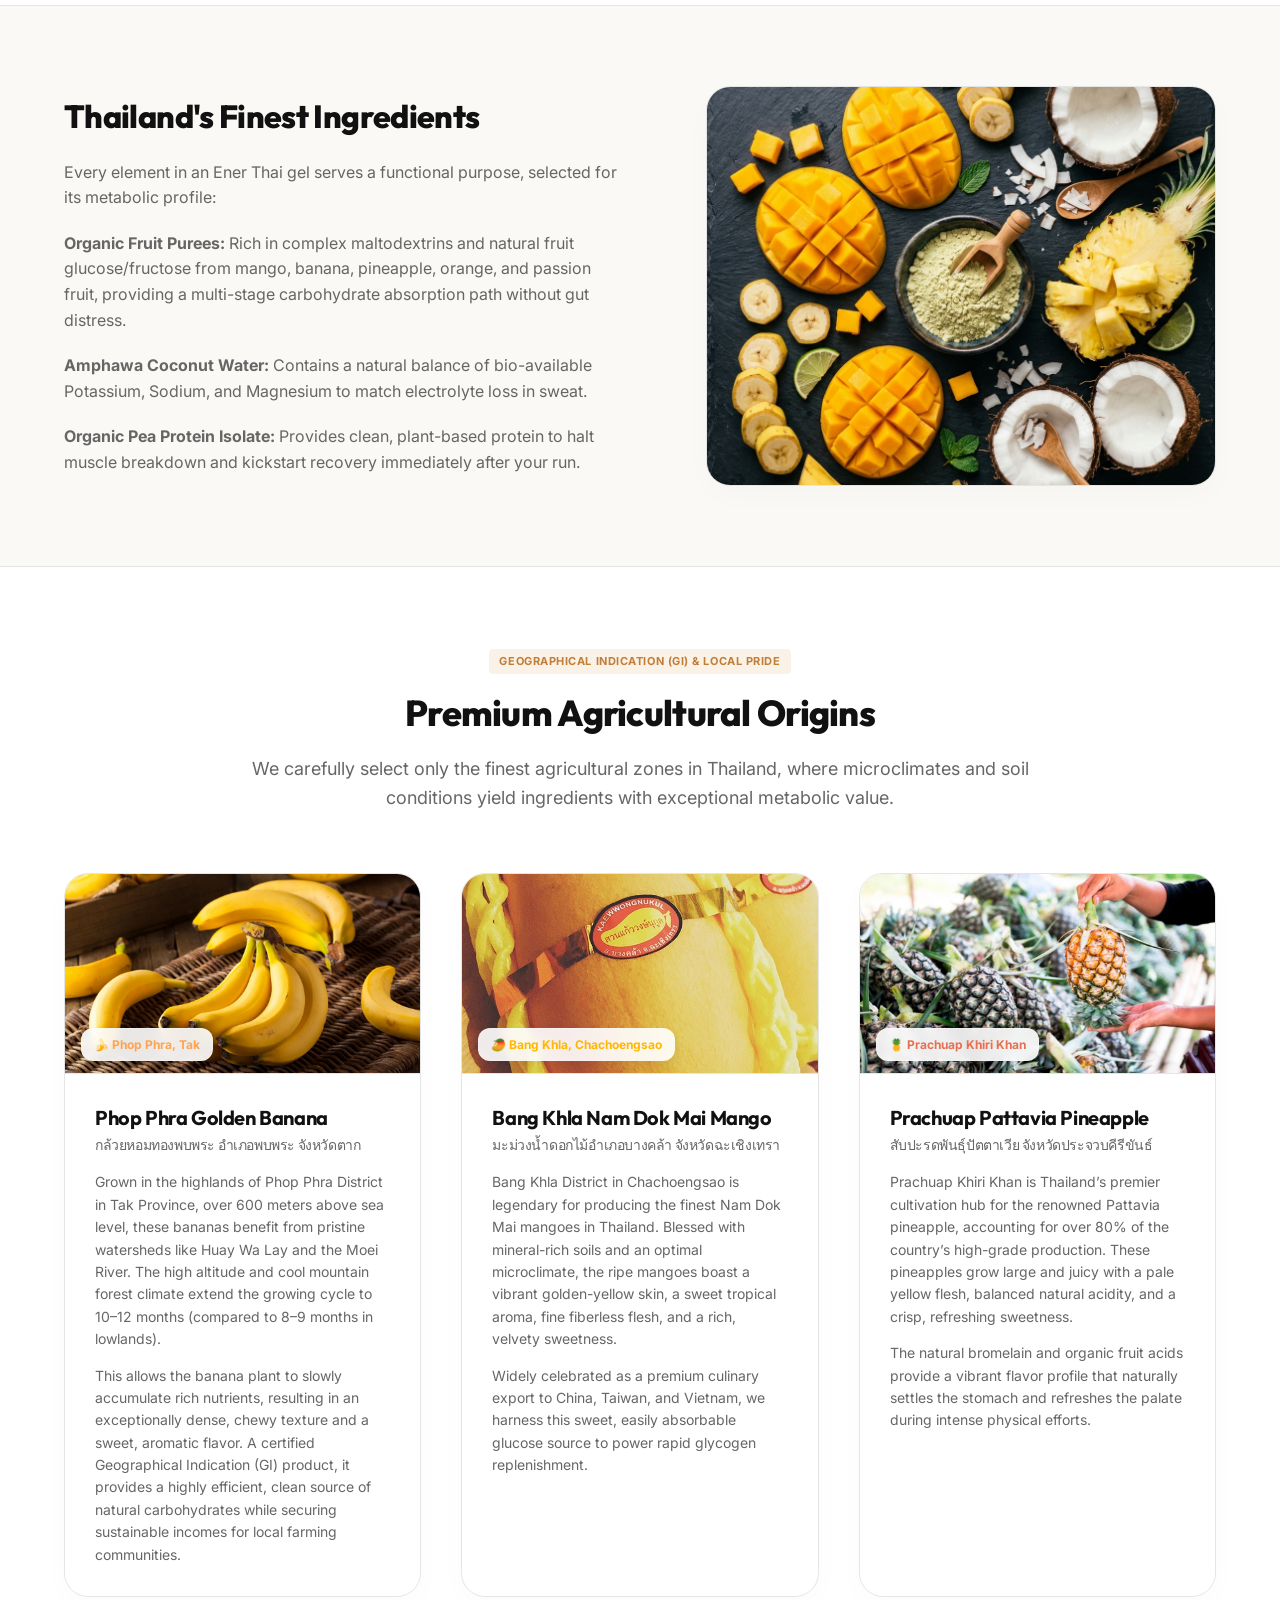
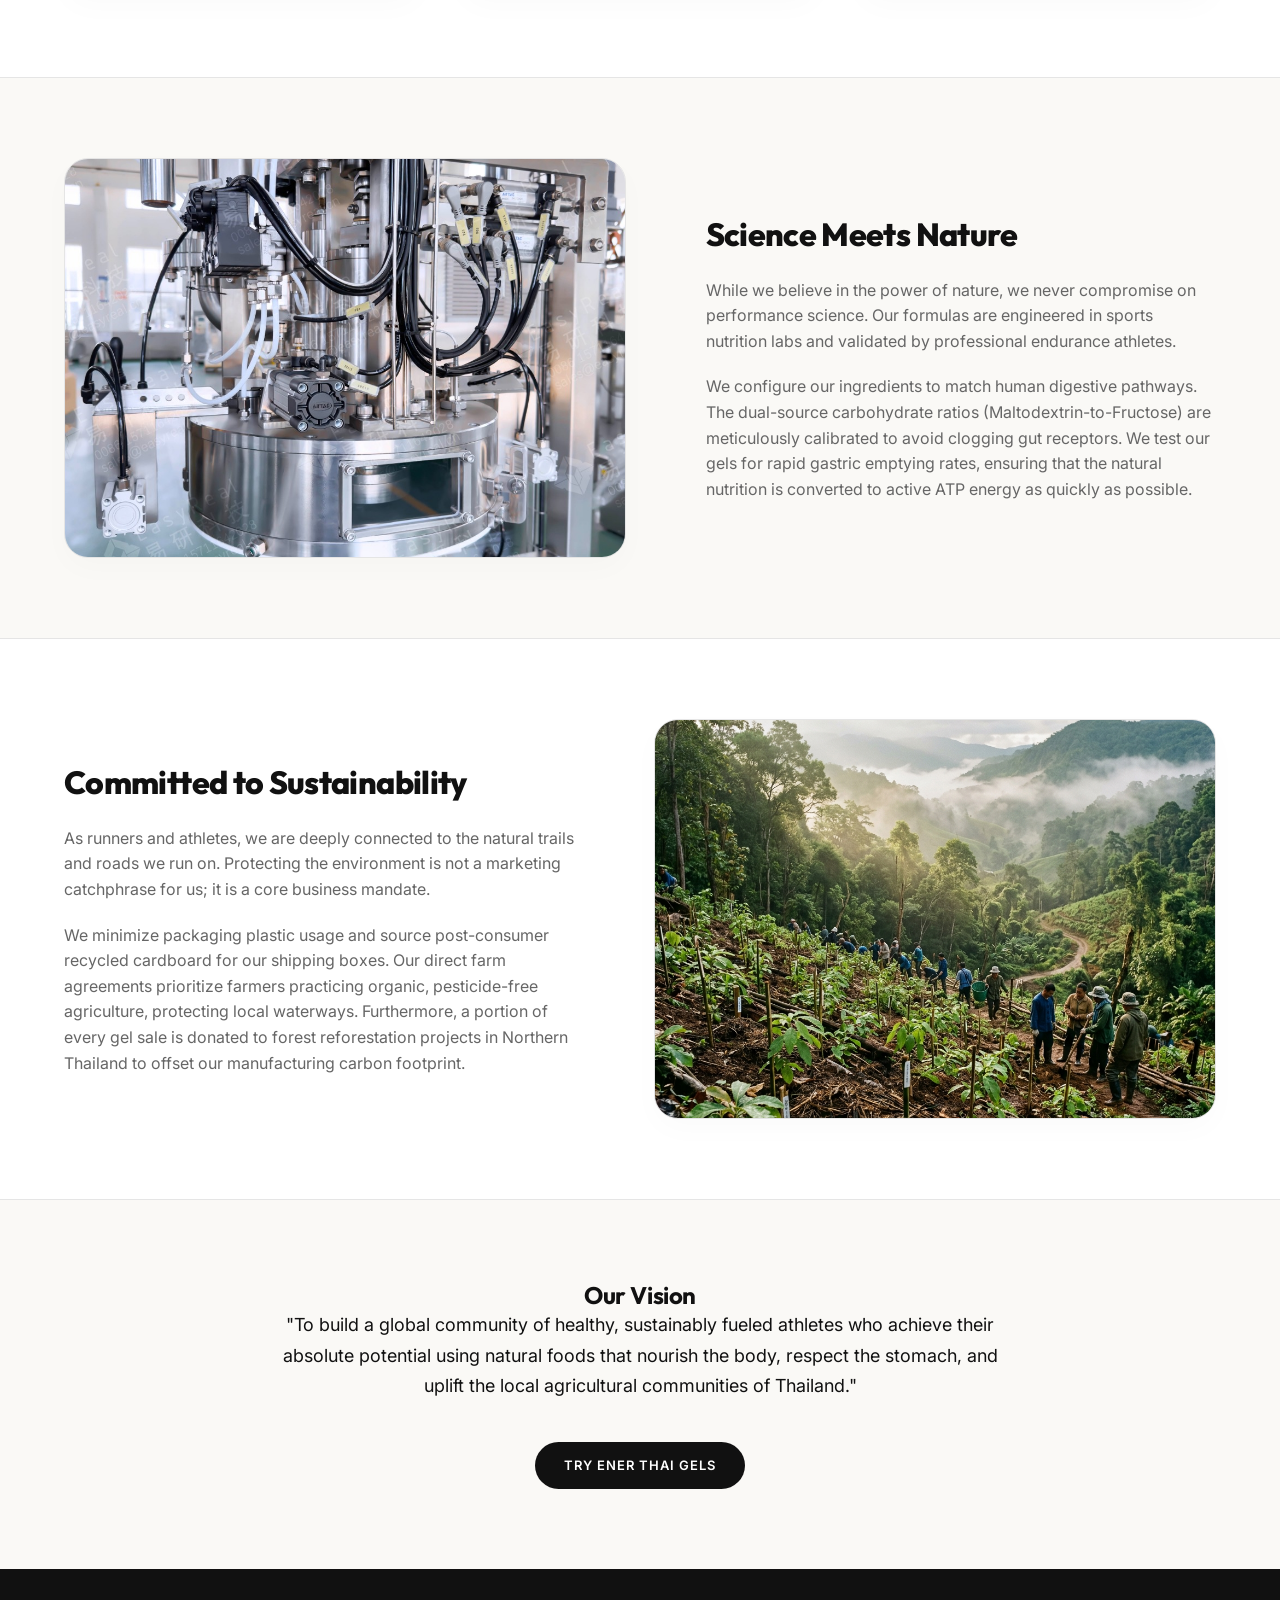
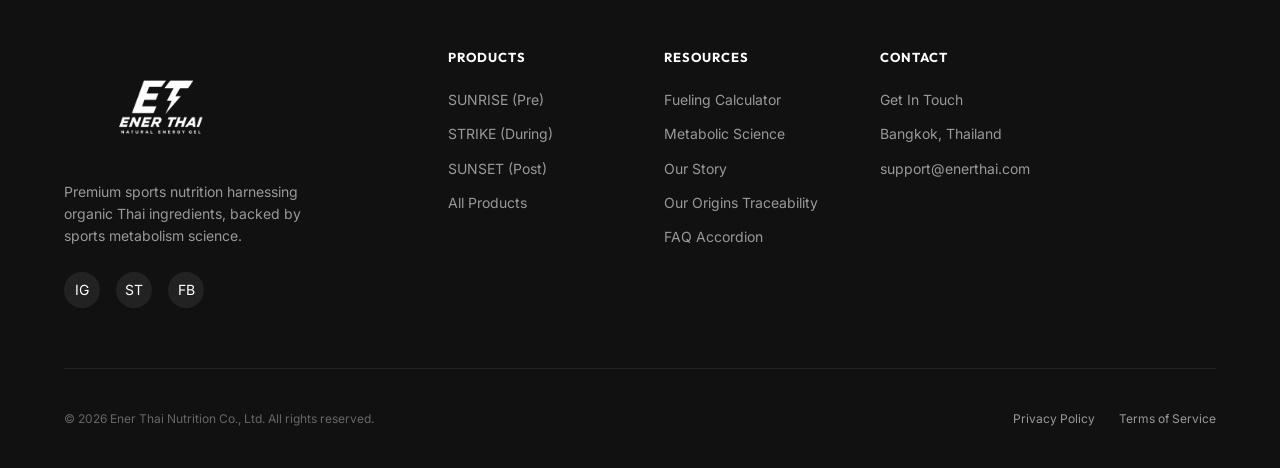
<file: story.html>
<!DOCTYPE html>
<html lang="en">
<head>
    <meta charset="UTF-8">
    <meta name="viewport" content="width=device-width, initial-scale=1.0">
    <title>Our Story | Ener Thai Sports Nutrition</title>
    <meta name="description" content="Discover the origins of Ener Thai. We partner with local Thai farming cooperatives to source premium mangoes, bananas, coconuts, pineapples, mandarin oranges, and passion fruits.">
    <!-- Google Fonts -->
    <link rel="preconnect" href="https://fonts.googleapis.com">
    <link rel="preconnect" href="https://fonts.gstatic.com" crossorigin>
    <link href="https://fonts.googleapis.com/css2?family=Inter:wght@400;500;600;700&family=Outfit:wght@700;800&display=swap" rel="stylesheet">
    <!-- Custom Stylesheets -->
    <link rel="stylesheet" href="css/style.css">
    <link rel="stylesheet" href="css/pages.css">
    <!-- PWA Manifest -->
    <link rel="manifest" href="manifest.json">
    <!-- AI Chatbot Widget -->
    <script src="js/chatbot.js" defer></script>
    <style>
        .story-hero {
            padding-top: 180px;
            padding-bottom: 80px;
            background-color: var(--bg-primary);
            text-align: center;
        }
        .story-hero h1 {
            font-size: 56px;
            font-weight: 800;
            margin-bottom: 20px;
            letter-spacing: -0.03em;
        }
        .story-hero p {
            font-size: 20px;
            color: var(--text-muted);
            max-width: 700px;
            margin: 0 auto;
            line-height: 1.5;
        }
        
        .story-section {
            padding: 80px 0;
            border-bottom: 1px solid var(--border-color);
            background-color: #FFFFFF;
        }
        .story-section:nth-of-type(even) {
            background-color: var(--bg-primary);
        }
        
        .story-grid {
            display: grid;
            grid-template-columns: 1fr 1.1fr;
            gap: 80px;
            align-items: center;
        }
        
        .story-section:nth-of-type(even) .story-grid {
            grid-template-columns: 1.1fr 1fr;
        }
        
        @media (max-width: 992px) {
            .story-grid, .story-section:nth-of-type(even) .story-grid {
                grid-template-columns: 1fr;
                gap: 40px;
            }
            .story-section:nth-of-type(even) .story-image-column {
                order: -1;
            }
        }
        
        .story-content h2 {
            font-size: 32px;
            margin-bottom: 24px;
            font-weight: 800;
        }
        .story-content p {
            color: var(--text-muted);
            font-size: 16px;
            margin-bottom: 20px;
            line-height: 1.6;
        }
        .story-content p:last-child {
            margin-bottom: 0;
        }
        
        /* Premium Editorial Image Placeholder using CSS Gradients */
        .story-img-placeholder {
            width: 100%;
            height: 400px;
            border-radius: 24px;
            background: linear-gradient(135deg, #EAEAEA 0%, #FAF9F6 100%);
            border: 1px solid var(--border-color);
            display: flex;
            align-items: center;
            justify-content: center;
            position: relative;
            overflow: hidden;
            box-shadow: 0 10px 30px rgba(0,0,0,0.02);
        }
        .story-image {
            width: 100%;
            height: 100%;
            object-fit: cover;
            position: absolute;
            top: 0;
            left: 0;
            transition: transform 0.5s ease;
            z-index: 1;
        }
        .story-img-placeholder:hover .story-image {
            transform: scale(1.03);
        }
        .story-img-placeholder span {
            font-size: 14px;
            font-weight: 700;
            text-transform: uppercase;
            letter-spacing: 0.1em;
            color: var(--text-muted);
            z-index: 2;
        }
        .story-img-decor-circle {
            position: absolute;
            border-radius: 50%;
            background: radial-gradient(circle, rgba(17,17,17,0.02) 0%, rgba(255,255,255,0) 70%);
        }

        /* Dark Theme overrides for story page elements */
        body.dark-theme .story-section {
            background-color: var(--bg-card);
        }
        body.dark-theme .story-img-placeholder {
            background: linear-gradient(135deg, #2D2D2D 0%, #161616 100%);
            box-shadow: 0 10px 30px rgba(0,0,0,0.2);
        }
        body.dark-theme .story-img-decor-circle {
            background: radial-gradient(circle, rgba(255,255,255,0.02) 0%, rgba(0,0,0,0) 70%);
        }

        /* Premium Agricultural Origins Grid Styles */
        .origins-grid {
            display: grid;
            grid-template-columns: 1fr 1fr 1fr;
            gap: 40px;
            margin-top: 40px;
        }
        
        .origin-card {
            background-color: var(--bg-card);
            border: 1px solid var(--border-color);
            border-radius: 24px;
            overflow: hidden;
            display: flex;
            flex-direction: column;
            box-shadow: 0 10px 30px rgba(0,0,0,0.02);
            transition: transform 0.3s ease, box-shadow 0.3s ease;
        }
        
        .origin-card:hover {
            transform: translateY(-5px);
            box-shadow: 0 15px 35px rgba(0,0,0,0.06);
        }
        
        .origin-img-placeholder {
            position: relative;
            overflow: hidden;
            width: 100%;
            height: 200px;
            background: linear-gradient(135deg, #FAF9F6 0%, #F3F1EC 100%);
            border-bottom: 1px solid var(--border-color);
            display: flex;
            align-items: center;
            justify-content: center;
            font-size: 16px;
            font-weight: 700;
        }
        
        .origin-image {
            width: 100%;
            height: 100%;
            object-fit: cover;
            position: absolute;
            top: 0;
            left: 0;
            transition: transform 0.5s ease;
            z-index: 1;
        }
        
        .origin-card:hover .origin-image {
            transform: scale(1.05);
        }
        
        .origin-label {
            position: absolute;
            bottom: 12px;
            left: 16px;
            background: rgba(255, 255, 255, 0.9);
            padding: 6px 12px;
            border-radius: 12px;
            font-size: 12px;
            box-shadow: 0 4px 10px rgba(0,0,0,0.05);
            z-index: 2;
            backdrop-filter: blur(4px);
            -webkit-backdrop-filter: blur(4px);
            border: 1px solid rgba(255, 255, 255, 0.2);
        }
        
        body.dark-theme .origin-img-placeholder {
            background: linear-gradient(135deg, #2D2D2D 0%, #1E1E1E 100%);
        }
        
        body.dark-theme .origin-label {
            background: rgba(30, 30, 30, 0.85);
            border-color: rgba(255, 255, 255, 0.05);
            box-shadow: 0 4px 10px rgba(0,0,0,0.3);
        }
        
        .origin-details {
            padding: 30px;
            flex: 1;
            display: flex;
            flex-direction: column;
        }
        
        .origin-details h3 {
            font-size: 20px;
            font-weight: 700;
            margin-bottom: 16px;
            line-height: 1.4;
            color: var(--text-primary);
        }
        
        .origin-details .thai-name {
            font-size: 14px;
            font-weight: 500;
            color: var(--text-muted);
            display: block;
            margin-top: 4px;
        }
        
        .origin-details p {
            font-size: 14px;
            color: var(--text-muted);
            line-height: 1.6;
            margin-bottom: 14px;
        }
        
        .origin-details p:last-child {
            margin-bottom: 0;
        }
        
        @media (max-width: 992px) {
            .origins-grid {
                grid-template-columns: 1fr;
                gap: 30px;
            }
        }
    </style>
</head>
<body>

    <!-- Header Navigation -->
    <header class="site-header">
        <div class="container header-container">
            <a href="index.html" class="logo">
                <img src="assets/logo-black.png" alt="Ener Thai Logo" class="logo-img logo-light-theme">
                <img src="assets/logo-white.png" alt="Ener Thai Logo" class="logo-img logo-dark-theme">
            </a>
            <nav class="main-nav">
                <a href="index.html" class="nav-link">
                    <span lang="en">Home</span>
                    <span lang="th">หน้าแรก</span>
                </a>
                <a href="products.html" class="nav-link">
                    <span lang="en">Gels</span>
                    <span lang="th">เจลพลังงาน</span>
                </a>
                <a href="calculator.html" class="nav-link">
                    <span lang="en">Fueling Calculator</span>
                    <span lang="th">คำนวณการเติมพลังงาน</span>
                </a>
                <a href="science.html" class="nav-link">
                    <span lang="en">Science</span>
                    <span lang="th">วิทยาศาสตร์การกีฬา</span>
                </a>
                <a href="story.html" class="nav-link active">
                    <span lang="en">Our Story</span>
                    <span lang="th">เรื่องราวของเรา</span>
                </a>
                <a href="trace.html" class="nav-link">
                    <span lang="en">Traceability</span>
                    <span lang="th">การตรวจสอบย้อนกลับ</span>
                </a>
                <a href="faq.html" class="nav-link">
                    <span lang="en">FAQ</span>
                    <span lang="th">คำถามที่พบบ่อย</span>
                </a>
                <a href="contact.html" class="nav-link">
                    <span lang="en">Contact</span>
                    <span lang="th">ติดต่อเรา</span>
                </a>
            </nav>
            <div class="header-actions">
                <button id="cartToggle" class="cart-toggle" aria-label="Shopping Cart">
                    <svg xmlns="http://www.w3.org/2000/svg" width="22" height="22" viewBox="0 0 24 24" fill="none" stroke="currentColor" stroke-width="2" stroke-linecap="round" stroke-linejoin="round">
                        <path d="M6 2L3 6v14a2 2 0 0 0 2 2h14a2 2 0 0 0 2-2V6l-3-4z"></path>
                        <line x1="3" y1="6" x2="21" y2="6"></line>
                        <path d="M16 10a4 4 0 0 1-8 0"></path>
                    </svg>
                    <span id="cartBadge" class="cart-badge">0</span>
                </button>
                <button id="menuBurger" class="menu-burger" aria-label="Open Menu">
                    <span></span>
                    <span></span>
                    <span></span>
                </button>
            </div>
        </div>
    </header>

    <!-- Mobile Nav Overlay -->
    <div id="mobileMenu" class="mobile-menu">
        <a href="index.html" class="mobile-menu-link">
            <span lang="en">Home</span>
            <span lang="th">หน้าแรก</span>
        </a>
        <a href="products.html" class="mobile-menu-link">
            <span lang="en">Gels</span>
            <span lang="th">เจลพลังงาน</span>
        </a>
        <a href="calculator.html" class="mobile-menu-link">
            <span lang="en">Fueling Calculator</span>
            <span lang="th">คำนวณการเติมพลังงาน</span>
        </a>
        <a href="science.html" class="mobile-menu-link">
            <span lang="en">Science</span>
            <span lang="th">วิทยาศาสตร์การกีฬา</span>
        </a>
        <a href="story.html" class="mobile-menu-link active">
            <span lang="en">Our Story</span>
            <span lang="th">เรื่องราวของเรา</span>
        </a>
        <a href="trace.html" class="mobile-menu-link">
            <span lang="en">Traceability</span>
            <span lang="th">การตรวจสอบย้อนกลับ</span>
        </a>
        <a href="faq.html" class="mobile-menu-link">
            <span lang="en">FAQ</span>
            <span lang="th">คำถามที่พบบ่อย</span>
        </a>
        <a href="contact.html" class="mobile-menu-link">
            <span lang="en">Contact</span>
            <span lang="th">ติดต่อเรา</span>
        </a>
    </div>

    <!-- Main Content -->
    <main>
        
        <!-- Editorial Story Hero -->
        <section class="story-hero animate-fade-in visible">
            <div class="container">
                <span class="badge" style="background-color: #FAF2E6; color: #C27D38; margin-bottom: 16px;">
                    <span lang="en">Sourced in Thailand</span>
                    <span lang="th">ผลิตและจัดหาในประเทศไทย</span>
                </span>
                <h1>
                    <span lang="en">Our Story</span>
                    <span lang="th">เรื่องราวของเรา</span>
                </h1>
                <p>
                    <span lang="en">We are a premium sports nutrition brand born from a simple belief: elite endurance fuel should be clean, natural, and sourced from the rich soils of Thailand.</span>
                    <span lang="th">เราคือแบรนด์โภชนาการการกีฬาระดับพรีเมียมที่ถือกำเนิดขึ้นจากความเชื่อเรียบง่าย: พลังงานสำหรับการออกกำลังกายประเภทอึดทนควรสะอาด เป็นธรรมชาติ และคัดสรรจากดินที่อุดมสมบูรณ์ของประเทศไทย</span>
                </p>
            </div>
        </section>

        <!-- Section 1: Our Mission -->
        <section class="story-section">
            <div class="container story-grid">
                <div class="story-content animate-fade-in visible">
                    <h2>
                        <span lang="en">Our Mission</span>
                        <span lang="th">ภารกิจของเรา</span>
                    </h2>
                    <p>
                        <span lang="en">Endurance sports demand everything from your body. Too often, athletes are forced to fuel their efforts with synthetic, chemical-laden syrups that cause severe gastrointestinal distress and energy crashes.</span>
                        <span lang="th">กีฬาประเภทความทนทานต้องการทุกอย่างจากร่างกายของคุณ บ่อยครั้งที่นักกีฬาถูกบังคับให้เติมพลังงานด้วยไซรัปสังเคราะห์ที่เต็มไปด้วยสารเคมี ซึ่งทำให้เกิดปัญหาในระบบทางเดินอาหารและภาวะพลังงานหมดกะทันหัน</span>
                    </p>
                    <p>
                        <span lang="en">At Ener Thai, our mission is to eliminate that compromise. We build high-performance energy gels utilizing Thailand's organic, mineral-dense agricultural harvest. We create clean, biological fuel that acts in harmony with your digestive system to support peak performance.</span>
                        <span lang="th">ที่ Ener Thai ภารกิจของเราคือการขจัดข้อแลกเปลี่ยนดังกล่าว เราสร้างเจลพลังงานที่มีประสิทธิภาพสูงโดยใชวัตถุดิบทางการเกษตรออร์แกนิกที่มีแร่ธาตุหนาแน่นของประเทศไทย เราสร้างพลังงานทางชีวภาพที่สะอาดซึ่งทำงานสอดคล้องกับระบบย่อยอาหารของคุณเพื่อสนับสนุนประสิทธิภาพสูงสุด</span>
                    </p>
                </div>
                <div class="story-image-column animate-fade-in visible" style="animation-delay: 0.15s;">
                    <div class="story-img-placeholder">
                        <img src="assets/story-mission.png" alt="Organic Thai Farms in Thailand" class="story-image">
                    </div>
                </div>
            </div>
        </section>

        <!-- Section 2: Supporting Thai Farmers -->
        <section class="story-section">
            <div class="container story-grid">
                <div class="story-image-column animate-fade-in visible">
                    <div class="story-img-placeholder">
                        <img src="assets/story-farmers.png" alt="Supporting local Thai farmers" class="story-image">
                    </div>
                </div>
                <div class="story-content animate-fade-in visible" style="animation-delay: 0.15s;">
                    <h2>
                        <span lang="en">Supporting Thai Farmers</span>
                        <span lang="th">สนับสนุนเกษตรกรไทย</span>
                    </h2>
                    <p>
                        <span lang="en">Thailand's volcanic soils and tropical monsoons yield crops rich in mineral compounds and clean energy. We work directly with small agricultural cooperatives across the country to source our raw ingredients, establishing direct-trade contracts that bypass corporate middlemen.</span>
                        <span lang="th">ดินภูเขาไฟและมรสุมเข้มข้นในเขตร้อนของประเทศไทยทำให้ได้ผลผลิตที่อุดมไปด้วยแร่ธาตุและพลังงานที่สะอาด เราทำงานร่วมกับสหกรณ์การเกษตรขนาดเล็กทั่วประเทศโดยตรงเพื่อจัดหาวัตถุดิบ โดยจัดทำสัญญาการค้าโดยตรงที่ไม่ผ่านพ่อค้าคนกลาง</span>
                    </p>
                    <p>
                        <span lang="en">By sourcing our premium ingredients directly from specialized local cooperatives—including highland <strong>Phop Phra Golden Bananas</strong> from Tak, vibrant <strong>Bang Khla Nam Dok Mai Mangoes</strong> from Chachoengsao, mineral-dense <strong>Prachuap Pattavia Pineapples</strong> from Prachuap Khiri Khan, and fresh <strong>Amphawa coconuts</strong>—we ensure fair livable wages for local farmers while securing the most pristine ingredients for endurance athletes globally.</span>
                        <span lang="th">ด้วยการจัดหาวัตถุดิบระดับพรีเมียมของเราโดยตรงจากสหกรณ์ท้องถิ่นเฉพาะทาง รวมถึง<strong>กล้วยหอมทองพบพระ</strong>จากที่ราบสูงจังหวัดตาก, <strong>มะม่วงน้ำดอกไม้อำเภอบางคล้า</strong>จากฉะเชิงเทรา, <strong>สับปะรดปัตตาเวีย</strong>จากประจวบคีรีขันธ์ และ<strong>มะพร้าวสดจากอัมพวา</strong> เราจึงมั่นใจได้ว่าเกษตรกรจะได้รับรายได้ที่เป็นธรรมและยั่งยืน ในขณะที่นักกีฬาจะได้รับวัตถุดิบที่บริสุทธิ์ที่สุดในระดับสากล</span>
                    </p>
                </div>
            </div>
        </section>

        <!-- Section 3: Thailand's Finest Ingredients -->
        <section class="story-section">
            <div class="container story-grid">
                <div class="story-content animate-fade-in visible">
                    <h2>
                        <span lang="en">Thailand's Finest Ingredients</span>
                        <span lang="th">สุดยอดวัตถุดิบของไทย</span>
                    </h2>
                    <p>
                        <span lang="en">Every element in an Ener Thai gel serves a functional purpose, selected for its metabolic profile:</span>
                        <span lang="th">ทุกองค์ประกอบในเจล Ener Thai มีจุดประสงค์การทำงานเฉพาะตัว ซึ่งได้รับการคัดสรรจากโปรไฟล์ระบบเผาผลาญ:</span>
                    </p>
                    <p>
                        <span lang="en"><strong>Organic Fruit Purees:</strong> Rich in complex maltodextrins and natural fruit glucose/fructose from mango, banana, pineapple, orange, and passion fruit, providing a multi-stage carbohydrate absorption path without gut distress.</span>
                        <span lang="th"><strong>ผลไม้บดออร์แกนิก:</strong> อุดมไปด้วยมอลโทเดกสทรินที่ซับซ้อน รวมถึงกลูโคสและฟรักโทสธรรมชาติจากมะม่วง กล้วย สับปะรด ส้ม และเสาวรส ช่วยให้มีทางดูดซึมคาร์โบไฮเดรตแบบหลายขั้นตอนโดยไม่ระคายเคืองกระเพาะอาหาร</span>
                    </p>
                    <p>
                        <span lang="en"><strong>Amphawa Coconut Water:</strong> Contains a natural balance of bio-available Potassium, Sodium, and Magnesium to match electrolyte loss in sweat.</span>
                        <span lang="th"><strong>น้ำมะพร้าวอัมพวา:</strong> ประกอบด้วยสมดุลตามธรรมชาติของโพแทสเซียม โซเดียม และแมกนีเซียมที่ดูดซึมได้ง่าย เพื่อชดเชยการสูญเสียอิเล็กโทรไลต์ทางเหงื่อ</span>
                    </p>
                    <p>
                        <span lang="en"><strong>Organic Pea Protein Isolate:</strong> Provides clean, plant-based protein to halt muscle breakdown and kickstart recovery immediately after your run.</span>
                        <span lang="th"><strong>โปรตีนถั่วลันเตาออร์แกนิกไอโซเลต:</strong> ให้โปรตีนสะอาดจากพืชเพื่อยับยั้งการสลายตัวของกล้ามเนื้อ และเริ่มต้นกระบวนการฟื้นฟูร่างกายทันทีหลังการวิ่ง</span>
                    </p>
                </div>
                <div class="story-image-column animate-fade-in visible" style="animation-delay: 0.15s;">
                    <div class="story-img-placeholder">
                        <img src="assets/story-ingredients.png" alt="Premium Thai Organic Ingredients" class="story-image">
                    </div>
                </div>
            </div>
        </section>

        <!-- Section 4: Premium Agricultural Origins -->
        <section class="story-section">
            <div class="container">
                <div class="text-center animate-fade-in visible" style="max-width: 800px; margin: 0 auto 60px;">
                    <span class="badge" style="background-color: #FAF2E6; color: #C27D38; margin-bottom: 16px;">
                        <span lang="en">Geographical Indication (GI) & Local Pride</span>
                        <span lang="th">สิ่งบ่งชี้ทางภูมิศาสตร์ (GI) และความภูมิใจของท้องถิ่น</span>
                    </span>
                    <h2 style="font-size: 36px; font-weight: 800; margin-bottom: 20px;">
                        <span lang="en">Premium Agricultural Origins</span>
                        <span lang="th">แหล่งกำเนิดทางการเกษตรระดับพรีเมียม</span>
                    </h2>
                    <p style="font-size: 18px; color: var(--text-muted); line-height: 1.6;">
                        <span lang="en">We carefully select only the finest agricultural zones in Thailand, where microclimates and soil conditions yield ingredients with exceptional metabolic value.</span>
                        <span lang="th">เราคัดสรรเฉพาะโซนเกษตรกรรมที่ดีที่สุดในประเทศไทย ซึ่งสภาพอากาศระดับจุลภาคและสภาพดินช่วยให้ได้วัตถุดิบที่มีคุณค่าทางระบบเผาผลาญเป็นพิเศษ</span>
                    </p>
                </div>
                
                <div class="origins-grid">
                    <!-- Origin 1: Phop Phra Golden Banana -->
                    <div class="origin-card animate-fade-in visible">
                        <div class="origin-img-placeholder">
                            <img src="assets/story-banana.jpg" alt="Phop Phra Golden Banana" class="origin-image">
                            <span class="origin-label" style="color: #FFA34F; font-weight: 700;">
                                <span lang="en">🍌 Phop Phra, Tak</span>
                                <span lang="th">🍌 อำเภอพบพระ จังหวัดตาก</span>
                            </span>
                        </div>
                        <div class="origin-details">
                            <h3>
                                <span lang="en">Phop Phra Golden Banana</span>
                                <span lang="th">กล้วยหอมทองพบพระ</span>
                                <br><span class="thai-name">กล้วยหอมทองพบพระ อำเภอพบพระ จังหวัดตาก</span>
                            </h3>
                            <p>
                                <span lang="en">Grown in the highlands of Phop Phra District in Tak Province, over 600 meters above sea level, these bananas benefit from pristine watersheds like Huay Wa Lay and the Moei River. The high altitude and cool mountain forest climate extend the growing cycle to 10–12 months (compared to 8–9 months in lowlands).</span>
                                <span lang="th">เพาะปลูกบนที่ราบสูงของอำเภอพบพระ จังหวัดตาก สูงกว่าระดับน้ำทะเลกว่า 600 เมตร กล้วยเหล่านี้ได้รับประโยชน์จากแหล่งน้ำที่บริสุทธิ์ เช่น ห้วยวาเลย์ และแม่น้ำเมย ระดับความสูงและสภาพอากาศป่าเขาที่เย็นสบายทำให้รอบการปลูกยาวนานขึ้นเป็น 10–12 เดือน (เทียบกับ 8–9 เดือนในพื้นที่ราบ)</span>
                            </p>
                            <p>
                                <span lang="en">This allows the banana plant to slowly accumulate rich nutrients, resulting in an exceptionally dense, chewy texture and a sweet, aromatic flavor. A certified Geographical Indication (GI) product, it provides a highly efficient, clean source of natural carbohydrates while securing sustainable incomes for local farming communities.</span>
                                <span lang="th">สิ่งนี้ช่วยให้ต้นกล้วยสะสมสารอาหารเข้มข้นอย่างช้าๆ ส่งผลให้เนื้อสัมผัสเหนียวนุ่มหนาแน่นเป็นพิเศษ มีรสหวานและกลิ่นหอมที่เป็นเอกลักษณ์ ได้รับการรับรองเป็นสินค้าสิ่งบ่งชี้ทางภูมิศาสตร์ (GI) ช่วยให้ได้แหล่งคาร์โบไฮเดรตธรรมชาติที่สะอาดและมีประสิทธิภาพสูง พร้อมทั้งสร้างรายได้ที่ยั่งยืนให้แก่ชุมชนเกษตรกรในท้องถิ่น</span>
                            </p>
                        </div>
                    </div>
                    
                    <!-- Origin 2: Bang Khla Nam Dok Mai Mango -->
                    <div class="origin-card animate-fade-in visible" style="animation-delay: 0.15s;">
                        <div class="origin-img-placeholder">
                            <img src="assets/story-mango.png" alt="Bang Khla Nam Dok Mai Mango" class="origin-image">
                            <span class="origin-label" style="color: #FFB703; font-weight: 700;">
                                <span lang="en">🥭 Bang Khla, Chachoengsao</span>
                                <span lang="th">🥭 อำเภอบางคล้า จังหวัดฉะเชิงเทรา</span>
                            </span>
                        </div>
                        <div class="origin-details">
                            <h3>
                                <span lang="en">Bang Khla Nam Dok Mai Mango</span>
                                <span lang="th">มะม่วงน้ำดอกไม้อำเภอบางคล้า</span>
                                <br><span class="thai-name">มะม่วงน้ำดอกไม้อำเภอบางคล้า จังหวัดฉะเชิงเทรา</span>
                            </h3>
                            <p>
                                <span lang="en">Bang Khla District in Chachoengsao is legendary for producing the finest Nam Dok Mai mangoes in Thailand. Blessed with mineral-rich soils and an optimal microclimate, the ripe mangoes boast a vibrant golden-yellow skin, a sweet tropical aroma, fine fiberless flesh, and a rich, velvety sweetness.</span>
                                <span lang="th">อำเภอบางคล้า จังหวัดฉะเชิงเทรา เป็นแหล่งขึ้นชื่อระดับตำนานในการผลิตมะม่วงน้ำดอกไม้ที่ดีที่สุดในประเทศไทย ด้วยดินที่อุดมไปด้วยแร่ธาตุและสภาพอากาศระดับจุลภาคที่เหมาะสม มะม่วงสุกจึงมีผิวสีเหลืองทองอร่าม มีกลิ่นหอมหวาน เนื้อละเอียดไม่มีเสี้ยน และมีความหวานละมุนเข้มข้น</span>
                            </p>
                            <p>
                                <span lang="en">Widely celebrated as a premium culinary export to China, Taiwan, and Vietnam, we harness this sweet, easily absorbable glucose source to power rapid glycogen replenishment.</span>
                                <span lang="th">ได้รับการยกย่องอย่างกว้างขวางว่าเป็นสินค้าส่งออกระดับพรีเมียมไปยังประเทศจีน ไต้หวัน และเวียดนาม เรานำแหล่งกลูโคสที่หวานและดูดซึมง่ายนี้มาใช้เพื่อกระตุ้นการเติมเต็มไกลโคเจนในร่างกายอย่างรวดเร็ว</span>
                            </p>
                        </div>
                    </div>
                    
                    <!-- Origin 3: Prachuap Pattavia Pineapple -->
                    <div class="origin-card animate-fade-in visible" style="animation-delay: 0.3s;">
                        <div class="origin-img-placeholder">
                            <img src="assets/story-pineapple.jpg" alt="Prachuap Pattavia Pineapple" class="origin-image">
                            <span class="origin-label" style="color: #E76F51; font-weight: 700;">
                                <span lang="en">🍍 Prachuap Khiri Khan</span>
                                <span lang="th">🍍 จังหวัดประจวบคีรีขันธ์</span>
                            </span>
                        </div>
                        <div class="origin-details">
                            <h3>
                                <span lang="en">Prachuap Pattavia Pineapple</span>
                                <span lang="th">สับปะรดปัตตาเวียประจวบคีรีขันธ์</span>
                                <br><span class="thai-name">สับปะรดพันธุ์ปัตตาเวีย จังหวัดประจวบคีรีขันธ์</span>
                            </h3>
                            <p>
                                <span lang="en">Prachuap Khiri Khan is Thailand’s premier cultivation hub for the renowned Pattavia pineapple, accounting for over 80% of the country’s high-grade production. These pineapples grow large and juicy with a pale yellow flesh, balanced natural acidity, and a crisp, refreshing sweetness.</span>
                                <span lang="th">จังหวัดประจวบคีรีขันธ์เป็นศูนย์กลางการเพาะปลูกสับปะรดพันธุ์ปัตตาเวียชั้นนำของประเทศไทย คิดเป็นสัดส่วนกว่า 80% ของการผลิตคุณภาพสูงของประเทศ สับปะรดเหล่านี้มีผลใหญ่ เนื้อในสีเหลืองอ่อน ชุ่มฉ่ำ มีความเป็นกรดธรรมชาติที่สมดุล และมีความหวานกรอบที่สดชื่น</span>
                            </p>
                            <p>
                                <span lang="en">The natural bromelain and organic fruit acids provide a vibrant flavor profile that naturally settles the stomach and refreshes the palate during intense physical efforts.</span>
                                <span lang="th">เอนไซม์โบรมีเลนและกรดผลไม้ตามธรรมชาติช่วยให้มีรสชาติที่สดชื่น ช่วยให้สบายท้องและเพิ่มความกระปรี้กระเปร่าในปากระหว่างการออกกำลังกายที่เข้มข้น</span>
                            </p>
                        </div>
                    </div>
                </div>
            </div>
        </section>

        <!-- Section 5: Science Meets Nature -->
        <section class="story-section">
            <div class="container story-grid">
                <div class="story-image-column animate-fade-in visible">
                    <div class="story-img-placeholder">
                        <img src="assets/story-science.jpg" alt="Sports Nutrition Laboratory" class="story-image">
                    </div>
                </div>
                <div class="story-content animate-fade-in visible" style="animation-delay: 0.15s;">
                    <h2>
                        <span lang="en">Science Meets Nature</span>
                        <span lang="th">วิทยาศาสตร์พบธรรมชาติ</span>
                    </h2>
                    <p>
                        <span lang="en">While we believe in the power of nature, we never compromise on performance science. Our formulas are engineered in sports nutrition labs and validated by professional endurance athletes.</span>
                        <span lang="th">แม้เราจะเชื่อมั่นในพลังของธรรมชาติ แต่เราไม่เคยลดละในเรื่องวิทยาศาสตร์การกีฬา สูตรของเราได้รับการคิดค้นในห้องปฏิบัติการโภชนาการการกีฬาและตรวจสอบโดยนักกีฬาประเภทอึดทนระดับมืออาชีพ</span>
                    </p>
                    <p>
                        <span lang="en">We configure our ingredients to match human digestive pathways. The dual-source carbohydrate ratios (Maltodextrin-to-Fructose) are meticulously calibrated to avoid clogging gut receptors. We test our gels for rapid gastric emptying rates, ensuring that the natural nutrition is converted to active ATP energy as quickly as possible.</span>
                        <span lang="th">เราปรับแต่งโครงสร้างของวัตถุดิบเพื่อให้สอดคล้องกับช่องทางการย่อยอาหารของมนุษย์ อัตราส่วนคาร์โบไฮเดรตสองแหล่ง (มอลโทเดกสทรินต่อฟรักโทส) ได้รับการสอบเทียบอย่างพิถีพิถันเพื่อหลีกเลี่ยงการอุดตันของตัวรับในลำไส้ เราทดสอบเจลของเราเพื่อหาอัตราการผ่านกระเพาะอาหารที่รวดเร็ว เพื่อให้แน่ใจว่าโภชนาการธรรมชาติจะถูกแปลงเป็นพลังงาน ATP ที่พร้อมใช้งานโดยเร็วที่สุด</span>
                    </p>
                </div>
            </div>
        </section>

        <!-- Section 6: Committed to Sustainability -->
        <section class="story-section">
            <div class="container story-grid">
                <div class="story-content animate-fade-in visible">
                    <h2>
                        <span lang="en">Committed to Sustainability</span>
                        <span lang="th">มุ่งมั่นสู่ความยั่งยืน</span>
                    </h2>
                    <p>
                        <span lang="en">As runners and athletes, we are deeply connected to the natural trails and roads we run on. Protecting the environment is not a marketing catchphrase for us; it is a core business mandate.</span>
                        <span lang="th">ในฐานะนักวิ่งและนักกีฬา เรามีความเชื่อมโยงอย่างลึกซึ้งกับผืนป่าและเส้นทางธรรมชาติที่เราวิ่งผ่าน การปกป้องสิ่งแวดล้อมไม่ใช่คำโฆษณาทางการตลาดสำหรับเรา แต่เป็นข้อบังคับหลักในการดำเนินธุรกิจ</span>
                    </p>
                    <p>
                        <span lang="en">We minimize packaging plastic usage and source post-consumer recycled cardboard for our shipping boxes. Our direct farm agreements prioritize farmers practicing organic, pesticide-free agriculture, protecting local waterways. Furthermore, a portion of every gel sale is donated to forest reforestation projects in Northern Thailand to offset our manufacturing carbon footprint.</span>
                        <span lang="th">เราลดการใช้พลาสติกในการบรรจุภัณฑ์และจัดหากระดาษแข็งรีไซเคิลสำหรับกล่องจัดส่ง ข้อตกลงโดยตรงกับฟาร์มของเราให้ความสำคัญกับเกษตรกรที่ทำเกษตรอินทรีย์ ปราศจากสารเคมี เพื่อปกป้องแหล่งน้ำในท้องถิ่น นอกจากนี้ รายได้ส่วนหนึ่งจากการขายเจลทุกซองจะถูกบริจาคให้แก่โครงการปลูกป่าในภาคเหนือของไทยเพื่อทดแทนคาร์บอนฟุตพริ้นท์จากการผลิตของเรา</span>
                    </p>
                </div>
                <div class="story-image-column animate-fade-in visible" style="animation-delay: 0.15s;">
                    <div class="story-img-placeholder">
                        <img src="assets/story-sustainability.png" alt="Reforestation in Northern Thailand" class="story-image">
                    </div>
                </div>
            </div>
        </section>

        <!-- Section 7: Our Vision -->
        <section class="story-section" style="border-bottom: none;">
            <div class="container text-center animate-fade-in" style="max-width: 800px;">
                <h2>
                    <span lang="en">Our Vision</span>
                    <span lang="th">วิสัยทัศน์ของเรา</span>
                </h2>
                <p style="font-size: 18px; line-height: 1.7;">
                    <span lang="en">"To build a global community of healthy, sustainably fueled athletes who achieve their absolute potential using natural foods that nourish the body, respect the stomach, and uplift the local agricultural communities of Thailand."</span>
                    <span lang="th">"เพื่อสร้างชุมชนระดับโลกของนักกีฬาที่มีสุขภาพดีและได้รับพลังงานอย่างยั่งยืน ผู้บรรลุศักยภาพสูงสุดของตนเองโดยใช้อาหารธรรมชาติที่บำรุงร่างกาย ถนอมระบบย่อยอาหาร และยกระดับชุมชนเกษตรกรในท้องถิ่นของประเทศไทย"</span>
                </p>
                <div style="margin-top: 40px;">
                    <a href="products.html" class="btn btn-primary">
                        <span lang="en">Try Ener Thai Gels</span>
                        <span lang="th">ลองใช้เจล Ener Thai</span>
                    </a>
                </div>
            </div>
        </section>

    </main>

    <!-- Global Footer -->
    <footer class="site-footer">
        <div class="container">
            <div class="footer-grid">
                <div class="footer-brand">
                    <a href="index.html" class="footer-logo" style="display: block; margin-bottom: 20px;">
                        <img src="assets/logo-white.png" alt="Ener Thai Logo" style="height: 42px; width: auto;">
                    </a>
                    <p>
                        <span lang="en">Premium sports nutrition harnessing organic Thai ingredients, backed by sports metabolism science.</span>
                        <span lang="th">โภชนาการการกีฬาระดับพรีเมียมที่นำส่วนผสมออร์แกนิกของไทยมาใช้ สนับสนุนโดยวิทยาศาสตร์ระบบเผาผลาญการกีฬา</span>
                    </p>
                    <div class="footer-socials">
                        <a href="#" class="footer-social-link">IG</a>
                        <a href="#" class="footer-social-link">ST</a>
                        <a href="#" class="footer-social-link">FB</a>
                    </div>
                </div>
                <div class="footer-col">
                    <h4>
                        <span lang="en">Products</span>
                        <span lang="th">ผลิตภัณฑ์</span>
                    </h4>
                    <ul class="footer-links">
                        <li><a href="product.html?id=sunrise" class="footer-link">SUNRISE (Pre)</a></li>
                        <li><a href="product.html?id=strike" class="footer-link">STRIKE (During)</a></li>
                        <li><a href="product.html?id=sunset" class="footer-link">SUNSET (Post)</a></li>
                        <li><a href="products.html" class="footer-link">
                            <span lang="en">All Products</span>
                            <span lang="th">สินค้าทั้งหมด</span>
                        </a></li>
                    </ul>
                </div>
                <div class="footer-col">
                    <h4>
                        <span lang="en">Resources</span>
                        <span lang="th">แหล่งข้อมูล</span>
                    </h4>
                    <ul class="footer-links">
                        <li><a href="calculator.html" class="footer-link">
                            <span lang="en">Fueling Calculator</span>
                            <span lang="th">คำนวณการเติมพลังงาน</span>
                        </a></li>
                        <li><a href="science.html" class="footer-link">
                            <span lang="en">Metabolic Science</span>
                            <span lang="th">วิทยาศาสตร์การกีฬา</span>
                        </a></li>
                        <li><a href="story.html" class="footer-link">
                            <span lang="en">Our Story</span>
                            <span lang="th">เรื่องราวของเรา</span>
                        </a></li>
                        <li><a href="trace.html" class="footer-link">
                            <span lang="en">Our Origins Traceability</span>
                            <span lang="th">การตรวจสอบย้อนกลับวัตถุดิบ</span>
                        </a></li>
                        <li><a href="faq.html" class="footer-link">
                            <span lang="en">FAQ Accordion</span>
                            <span lang="th">คำถามที่พบบ่อย</span>
                        </a></li>
                    </ul>
                </div>
                <div class="footer-col">
                    <h4>
                        <span lang="en">Contact</span>
                        <span lang="th">ติดต่อเรา</span>
                    </h4>
                    <ul class="footer-links">
                        <li><a href="contact.html" class="footer-link">
                            <span lang="en">Get In Touch</span>
                            <span lang="th">ติดต่อเรา</span>
                        </a></li>
                        <li><span style="color: #999999;">
                            <span lang="en">Bangkok, Thailand</span>
                            <span lang="th">กรุงเทพฯ, ประเทศไทย</span>
                        </span></li>
                        <li><span style="color: #999999;">support@enerthai.com</span></li>
                    </ul>
                </div>
            </div>
            <div class="footer-bottom">
                <p>&copy; 2026 Ener Thai Nutrition Co., Ltd. All rights reserved.</p>
                <div class="footer-bottom-links">
                    <a href="#" class="footer-link">
                        <span lang="en">Privacy Policy</span>
                        <span lang="th">นโยบายความเป็นส่วนตัว</span>
                    </a>
                    <a href="#" class="footer-link">
                        <span lang="en">Terms of Service</span>
                        <span lang="th">เงื่อนไขการใช้บริการ</span>
                    </a>
                </div>
            </div>
        </div>
    </footer>

    <!-- Shopping Cart Drawer Overlay and Container -->
    <div id="cartOverlay" class="cart-drawer-overlay"></div>
    <div id="cartDrawer" class="cart-drawer">
        <div class="cart-header">
            <h2>
                <span lang="en">Your Cart</span>
                <span lang="th">ตะกร้าสินค้าของคุณ</span>
            </h2>
            <button id="cartClose" class="cart-close" aria-label="Close Cart">&times;</button>
        </div>
        <div id="cartItems" class="cart-items-container">
            <!-- Rendered dynamically via JS -->
        </div>
        <div class="cart-footer">
            <div class="cart-summary-row">
                <span>
                    <span lang="en">Subtotal</span>
                    <span lang="th">ยอดรวมย่อย</span>
                </span>
                <span id="cartSubtotal">฿0.00</span>
            </div>
            <div class="cart-summary-row" style="color: var(--text-muted); font-size: 13px;">
                <span>
                    <span lang="en">Shipping</span>
                    <span lang="th">การจัดส่ง</span>
                </span>
                <span>
                    <span lang="en">Free</span>
                    <span lang="th">ฟรี</span>
                </span>
            </div>
            <div class="cart-summary-total">
                <span>
                    <span lang="en">Total</span>
                    <span lang="th">ยอดรวมทั้งหมด</span>
                </span>
                <span id="cartTotal">฿0.00</span>
            </div>
            <button id="checkoutBtn" class="btn btn-primary cart-checkout-btn">
                <span lang="en">Proceed to Checkout</span>
                <span lang="th">ดำเนินการชำระเงิน</span>
            </button>
        </div>
    </div>

    <!-- Simulated Checkout Modal -->
    <div id="checkoutOverlay" class="checkout-modal-overlay">
        <div class="checkout-modal">
            <button id="checkoutClose" class="checkout-modal-close" aria-label="Close Checkout">&times;</button>
            <div class="text-center" style="margin-bottom: 20px;">
                <svg xmlns="http://www.w3.org/2000/svg" width="36" height="36" viewBox="0 0 24 24" fill="none" stroke="currentColor" stroke-width="2" stroke-linecap="round" stroke-linejoin="round" style="color: var(--color-sunrise-hover);">
                    <circle cx="12" cy="12" r="10"></circle>
                    <line x1="12" y1="8" x2="12" y2="12"></line>
                    <line x1="12" y1="16" x2="12.01" y2="16"></line>
                </svg>
            </div>
            <h3>
                <span lang="en">Demo Order Checkout</span>
                <span lang="th">ชำระเงินจำลอง</span>
            </h3>
            <p>
                <span lang="en">This is a simulated order. Confirming will empty your cart and simulate a successful order shipment.</span>
                <span lang="th">นี่คือการสั่งซื้อจำลอง การยืนยันจะเป็นการล้างตะกร้าสินค้าของคุณและจำลองการจัดส่งสินค้าที่สำเร็จ</span>
            </p>
            <div class="order-summary-box">
                <div id="checkoutSummaryItems">
                    <!-- Populated dynamically -->
                </div>
                <div class="order-summary-divider"></div>
                <div class="order-summary-item">
                    <span>
                        <span lang="en">Subtotal</span>
                        <span lang="th">ยอดรวมย่อย</span>
                    </span>
                    <span id="checkoutSubtotal">฿0.00</span>
                </div>
                <div class="order-summary-item">
                    <span>
                        <span lang="en">Shipping</span>
                        <span lang="th">การจัดส่ง</span>
                    </span>
                    <span>
                        <span lang="en">Free</span>
                        <span lang="th">ฟรี</span>
                    </span>
                </div>
                <div class="order-summary-divider"></div>
                <div class="order-summary-total">
                    <span>
                        <span lang="en">Total</span>
                        <span lang="th">ยอดรวมทั้งหมด</span>
                    </span>
                    <span id="checkoutTotal">฿0.00</span>
                </div>
            </div>
            <button id="checkoutConfirmBtn" class="btn btn-primary" style="width: 100%;">
                <span lang="en">Place Order</span>
                <span lang="th">สั่งซื้อสินค้า</span>
            </button>
        </div>
    </div>

    <!-- Shared Global Scripts -->
    <script src="js/main.js"></script>
</body>
</html>
</file>
<file: css/style.css>
/* ==========================================================================
   Ener Thai Premium E-Commerce Website - Base Design System & Styles
   Inspired by Maurten, Neversecond, and Apple
   ========================================================================== */

/* 1. Design System & Variables */
:root {
    --bg-primary: #FAF9F6;
    --bg-card: #FFFFFF;
    --text-primary: #111111;
    --text-muted: #666666;
    --border-color: #E5E5E5;
    
    /* Product Colors */
    --color-sunrise: #E9C46A;
    --color-sunrise-hover: #DFB44F;
    --color-strike: #E76F51;
    --color-strike-hover: #D75F41;
    --color-sunset: #8B5CF6;
    --color-sunset-hover: #7C3AED;
    
    --font-heading: 'Outfit', -apple-system, BlinkMacSystemFont, "Segoe UI", Roboto, Helvetica, Arial, sans-serif;
    --font-body: 'Inter', -apple-system, BlinkMacSystemFont, "Segoe UI", Roboto, Helvetica, Arial, sans-serif;
    
    --transition-smooth: all 0.3s cubic-bezier(0.16, 1, 0.3, 1);
    --transition-fast: all 0.15s ease;
    
    --header-height: 80px;
    --max-width: 1200px;
}

/* 2. Global Resets */
*, *::before, *::after {
    box-sizing: border-box;
    margin: 0;
    padding: 0;
}

html {
    scroll-behavior: smooth;
    -webkit-font-smoothing: antialiased;
    -moz-osx-font-smoothing: grayscale;
}

body {
    background-color: var(--bg-primary);
    color: var(--text-primary);
    font-family: var(--font-body);
    font-size: 16px;
    line-height: 1.6;
    overflow-x: hidden;
}

h1, h2, h3, h4, h5, h6 {
    font-family: var(--font-heading);
    font-weight: 700;
    line-height: 1.25;
    letter-spacing: -0.02em;
    color: var(--text-primary);
}

a {
    color: inherit;
    text-decoration: none;
    transition: var(--transition-fast);
}

img {
    max-width: 100%;
    height: auto;
    display: block;
}

button, input, select, textarea {
    font-family: inherit;
    font-size: inherit;
    color: inherit;
    background: none;
    border: none;
    outline: none;
}

button {
    cursor: pointer;
}

/* 3. Utility Classes */
.container {
    max-width: var(--max-width);
    margin: 0 auto;
    padding: 0 24px;
}

.text-center { text-align: center; }
.section-padding { padding: 100px 0; }
@media (max-width: 768px) {
    .section-padding { padding: 60px 0; }
}

.btn {
    display: inline-flex;
    align-items: center;
    justify-content: center;
    padding: 12px 28px;
    border-radius: 30px;
    font-weight: 600;
    text-transform: uppercase;
    font-size: 13px;
    letter-spacing: 0.08em;
    transition: var(--transition-smooth);
    border: 1px solid transparent;
}

.btn-primary {
    background-color: var(--text-primary);
    color: #FFFFFF;
}

.btn-primary:hover {
    background-color: #333333;
    transform: translateY(-2px);
}

.btn-secondary {
    background-color: transparent;
    border-color: var(--text-primary);
    color: var(--text-primary);
}

.btn-secondary:hover {
    background-color: var(--text-primary);
    color: #FFFFFF;
    transform: translateY(-2px);
}

.badge {
    display: inline-block;
    padding: 4px 10px;
    font-size: 11px;
    font-weight: 700;
    text-transform: uppercase;
    letter-spacing: 0.05em;
    border-radius: 4px;
}

/* 4. Global Header & Navigation */
.site-header {
    height: var(--header-height);
    background-color: rgba(250, 249, 246, 0.85);
    backdrop-filter: blur(20px);
    -webkit-backdrop-filter: blur(20px);
    border-bottom: 1px solid var(--border-color);
    position: fixed;
    top: 0;
    left: 0;
    width: 100%;
    z-index: 100;
    display: flex;
    align-items: center;
    transition: var(--transition-smooth);
}

.site-header.scrolled {
    background-color: rgba(250, 249, 246, 0.95);
    height: calc(var(--header-height) - 16px);
    box-shadow: 0 10px 30px rgba(0, 0, 0, 0.02);
}

.header-container {
    display: flex;
    justify-content: space-between;
    align-items: center;
    width: 100%;
}

.logo {
    display: flex;
    align-items: center;
}

.logo-img {
    height: 54px;
    width: auto;
    object-fit: contain;
}

.logo-dark-theme {
    display: none;
}

body.dark-theme .logo-light-theme {
    display: none;
}

body.dark-theme .logo-dark-theme {
    display: block;
}

.main-nav {
    display: flex;
    align-items: center;
    gap: 32px;
}

.nav-link {
    font-size: 14px;
    font-weight: 500;
    letter-spacing: 0.02em;
    color: var(--text-muted);
    position: relative;
    padding: 8px 0;
}

.nav-link:hover, .nav-link.active {
    color: var(--text-primary);
}

.nav-link::after {
    content: '';
    position: absolute;
    bottom: 0;
    left: 0;
    width: 100%;
    height: 2px;
    background-color: var(--text-primary);
    transform: scaleX(0);
    transform-origin: right;
    transition: transform 0.3s cubic-bezier(0.16, 1, 0.3, 1);
}

.nav-link:hover::after, .nav-link.active::after {
    transform: scaleX(1);
    transform-origin: left;
}

.header-actions {
    display: flex;
    align-items: center;
    gap: 16px;
}

.cart-toggle {
    position: relative;
    padding: 8px;
    display: flex;
    align-items: center;
    justify-content: center;
    color: var(--text-primary);
    background: none;
    border: none;
}

.cart-badge {
    position: absolute;
    top: -4px;
    right: -4px;
    background-color: var(--text-primary);
    color: #FFFFFF;
    font-size: 10px;
    font-weight: 700;
    min-width: 18px;
    height: 18px;
    border-radius: 50%;
    display: flex;
    align-items: center;
    justify-content: center;
    transition: var(--transition-smooth);
}

.menu-burger {
    display: none;
    flex-direction: column;
    gap: 6px;
    padding: 8px;
    background: none;
    border: none;
}

.menu-burger span {
    display: block;
    width: 24px;
    height: 2px;
    background-color: var(--text-primary);
    transition: var(--transition-smooth);
}

/* Mobile Nav Styles */
@media (max-width: 992px) {
    .main-nav {
        display: none; /* Handled via mobile menu overlay */
    }
    .menu-burger {
        display: flex;
    }
}

.mobile-menu {
    position: fixed;
    top: 0;
    left: 0;
    width: 100%;
    height: 100vh;
    background-color: var(--bg-primary);
    z-index: 99;
    padding: 120px 24px 40px;
    display: flex;
    flex-direction: column;
    gap: 24px;
    transform: translateY(-100%);
    transition: var(--transition-smooth);
    overflow-y: auto;
}

.mobile-menu.active {
    transform: translateY(0);
}

.mobile-menu-link {
    font-family: var(--font-heading);
    font-size: 28px;
    font-weight: 700;
    color: var(--text-muted);
}

.mobile-menu-link.active, .mobile-menu-link:hover {
    color: var(--text-primary);
    padding-left: 10px;
}

/* 5. Shopping Cart Drawer */
.cart-drawer-overlay {
    position: fixed;
    top: 0;
    left: 0;
    width: 100%;
    height: 100%;
    background-color: rgba(0, 0, 0, 0.4);
    backdrop-filter: blur(4px);
    -webkit-backdrop-filter: blur(4px);
    z-index: 200;
    opacity: 0;
    pointer-events: none;
    transition: opacity 0.3s ease;
}

.cart-drawer-overlay.active {
    opacity: 1;
    pointer-events: auto;
}

.cart-drawer {
    position: fixed;
    top: 0;
    right: 0;
    width: 100%;
    max-width: 440px;
    height: 100vh;
    background-color: var(--bg-card);
    z-index: 201;
    box-shadow: -10px 0 30px rgba(0, 0, 0, 0.05);
    display: flex;
    flex-direction: column;
    transform: translateX(100%);
    transition: var(--transition-smooth);
}

.cart-drawer.active {
    transform: translateX(0);
}

.cart-header {
    padding: 24px;
    border-bottom: 1px solid var(--border-color);
    display: flex;
    justify-content: space-between;
    align-items: center;
}

.cart-header h2 {
    font-size: 20px;
    font-weight: 700;
}

.cart-close {
    background: none;
    border: none;
    font-size: 24px;
    color: var(--text-primary);
    padding: 4px;
    display: flex;
    align-items: center;
    justify-content: center;
}

.cart-items-container {
    flex: 1;
    overflow-y: auto;
    padding: 24px;
    display: flex;
    flex-direction: column;
    gap: 20px;
}

.cart-empty-state {
    display: flex;
    flex-direction: column;
    align-items: center;
    justify-content: center;
    height: 100%;
    text-align: center;
    color: var(--text-muted);
}

.cart-empty-state svg {
    margin-bottom: 16px;
    opacity: 0.3;
}

.cart-item {
    display: flex;
    gap: 16px;
    border-bottom: 1px solid var(--border-color);
    padding-bottom: 20px;
}

.cart-item:last-child {
    border-bottom: none;
    padding-bottom: 0;
}

.cart-item-image {
    width: 70px;
    height: 70px;
    border-radius: 8px;
    background: linear-gradient(135deg, #eee, #f7f7f7);
    display: flex;
    align-items: center;
    justify-content: center;
    overflow: hidden;
}

.cart-item-info {
    flex: 1;
    display: flex;
    flex-direction: column;
    justify-content: space-between;
}

.cart-item-title-row {
    display: flex;
    justify-content: space-between;
    align-items: flex-start;
    gap: 8px;
}

.cart-item-name {
    font-weight: 700;
    font-size: 15px;
    font-family: var(--font-heading);
}

.cart-item-purpose {
    font-size: 11px;
    color: var(--text-muted);
    text-transform: uppercase;
    letter-spacing: 0.05em;
}

.cart-item-remove {
    background: none;
    border: none;
    font-size: 12px;
    color: var(--text-muted);
    cursor: pointer;
}

.cart-item-remove:hover {
    color: #D32F2F;
}

.cart-item-controls {
    display: flex;
    justify-content: space-between;
    align-items: center;
}

.qty-selector {
    display: flex;
    align-items: center;
    border: 1px solid var(--border-color);
    border-radius: 20px;
    overflow: hidden;
    background-color: var(--bg-card);
}

.qty-btn {
    width: 28px;
    height: 28px;
    display: flex;
    align-items: center;
    justify-content: center;
    background-color: transparent;
    font-weight: 600;
    transition: var(--transition-fast);
}

.qty-btn:hover {
    background-color: var(--bg-primary);
}

.qty-val {
    width: 30px;
    text-align: center;
    font-size: 13px;
    font-weight: 600;
}

.cart-item-price {
    font-weight: 700;
    font-size: 15px;
}

.cart-footer {
    padding: 24px;
    border-top: 1px solid var(--border-color);
    background-color: #FFFFFF;
}

.cart-summary-row {
    display: flex;
    justify-content: space-between;
    margin-bottom: 12px;
    font-size: 14px;
}

.cart-summary-total {
    display: flex;
    justify-content: space-between;
    margin-bottom: 24px;
    font-weight: 700;
    font-size: 18px;
    font-family: var(--font-heading);
}

.cart-checkout-btn {
    width: 100%;
}

/* 6. Global Footer */
.site-footer {
    background-color: #111111;
    color: #FFFFFF;
    padding: 80px 0 40px;
    font-size: 14px;
}

.footer-grid {
    display: grid;
    grid-template-columns: 2fr 1fr 1fr 2fr;
    gap: 48px;
    margin-bottom: 60px;
}

@media (max-width: 992px) {
    .footer-grid {
        grid-template-columns: 1fr 1fr;
        gap: 40px;
    }
}

@media (max-width: 576px) {
    .footer-grid {
        grid-template-columns: 1fr;
        gap: 30px;
    }
}

.footer-logo img {
    height: 112px !important;
    width: auto;
    object-fit: contain;
}

.footer-brand p {
    color: #999999;
    margin-bottom: 24px;
    max-width: 280px;
}

.footer-socials {
    display: flex;
    gap: 16px;
}

.footer-social-link {
    display: flex;
    align-items: center;
    justify-content: center;
    width: 36px;
    height: 36px;
    border-radius: 50%;
    background-color: #222222;
    color: #FFFFFF;
    transition: var(--transition-smooth);
}

.footer-social-link:hover {
    background-color: #FFFFFF;
    color: #111111;
}

.footer-col h4 {
    color: #FFFFFF;
    font-size: 13px;
    font-weight: 700;
    text-transform: uppercase;
    letter-spacing: 0.08em;
    margin-bottom: 24px;
}

.footer-links {
    list-style: none;
    display: flex;
    flex-direction: column;
    gap: 12px;
}

.footer-link {
    color: #999999;
}

.footer-link:hover {
    color: #FFFFFF;
}

.footer-newsletter h4 {
    margin-bottom: 16px;
}

.footer-newsletter p {
    color: #999999;
    margin-bottom: 20px;
}

.newsletter-form {
    display: flex;
    border-bottom: 1px solid #333333;
    padding-bottom: 8px;
}

.newsletter-input {
    flex: 1;
    color: #FFFFFF;
    font-size: 14px;
}

.newsletter-input::placeholder {
    color: #666666;
}

.newsletter-submit {
    color: #FFFFFF;
    font-weight: 600;
    text-transform: uppercase;
    font-size: 11px;
    letter-spacing: 0.05em;
}

.newsletter-submit:hover {
    color: var(--color-sunrise);
}

.footer-bottom {
    border-top: 1px solid #222222;
    padding-top: 40px;
    display: flex;
    justify-content: space-between;
    color: #666666;
    font-size: 12px;
}

@media (max-width: 768px) {
    .footer-bottom {
        flex-direction: column;
        gap: 16px;
        text-align: center;
    }
}

.footer-bottom-links {
    display: flex;
    gap: 24px;
}

@media (max-width: 768px) {
    .footer-bottom-links {
        justify-content: center;
    }
}

/* 7. Checkout Simulation Modal */
.checkout-modal-overlay {
    position: fixed;
    top: 0;
    left: 0;
    width: 100%;
    height: 100%;
    background-color: rgba(0, 0, 0, 0.5);
    backdrop-filter: blur(8px);
    -webkit-backdrop-filter: blur(8px);
    z-index: 300;
    opacity: 0;
    pointer-events: none;
    transition: opacity 0.3s ease;
    display: flex;
    align-items: center;
    justify-content: center;
    padding: 24px;
}

.checkout-modal-overlay.active {
    opacity: 1;
    pointer-events: auto;
}

.checkout-modal {
    background-color: var(--bg-card);
    width: 100%;
    max-width: 500px;
    border-radius: 20px;
    padding: 40px;
    position: relative;
    box-shadow: 0 20px 40px rgba(0,0,0,0.1);
    transform: translateY(20px);
    transition: var(--transition-smooth);
}

.checkout-modal-overlay.active .checkout-modal {
    transform: translateY(0);
}

.checkout-modal-close {
    position: absolute;
    top: 24px;
    right: 24px;
    font-size: 24px;
    color: var(--text-primary);
}

.checkout-modal-success-icon {
    width: 64px;
    height: 64px;
    border-radius: 50%;
    background-color: #E6F7ED;
    color: #2E7D32;
    display: flex;
    align-items: center;
    justify-content: center;
    margin: 0 auto 24px;
}

.checkout-modal h3 {
    font-size: 22px;
    margin-bottom: 12px;
    text-align: center;
}

.checkout-modal p {
    color: var(--text-muted);
    text-align: center;
    margin-bottom: 24px;
}

.order-summary-box {
    background-color: var(--bg-primary);
    border-radius: 12px;
    padding: 20px;
    margin-bottom: 24px;
}

.order-summary-item {
    display: flex;
    justify-content: space-between;
    font-size: 14px;
    margin-bottom: 8px;
}

.order-summary-item:last-child {
    margin-bottom: 0;
}

.order-summary-divider {
    height: 1px;
    background-color: var(--border-color);
    margin: 12px 0;
}

.order-summary-total {
    display: flex;
    justify-content: space-between;
    font-weight: 700;
    font-size: 16px;
}

/* ==========================================================================
   Phase 3: Dark Theme & UX Additions
   ========================================================================== */

body.dark-theme {
    --bg-primary: #0C0C0C;
    --bg-card: #161616;
    --text-primary: #FAF9F6;
    --text-muted: #A0A0A0;
    --border-color: #2D2D2D;
}

body.dark-theme .site-header {
    background-color: rgba(12, 12, 12, 0.85);
}

body.dark-theme .site-header.scrolled {
    background-color: rgba(12, 12, 12, 0.95);
    box-shadow: 0 10px 30px rgba(0, 0, 0, 0.2);
}

body.dark-theme .btn-primary {
    background-color: var(--text-primary);
    color: var(--bg-card);
}

body.dark-theme .btn-primary:hover {
    background-color: var(--text-muted);
    color: var(--bg-card);
}

body.dark-theme .rec-product-pill {
    background-color: var(--bg-card);
    color: var(--text-primary);
}

body.dark-theme .cart-badge {
    background-color: var(--text-primary);
    color: var(--bg-primary);
}

body.dark-theme .checkout-modal {
    background-color: var(--bg-card);
}

body.dark-theme .order-summary-box {
    background-color: var(--bg-primary);
}

body.dark-theme .cart-drawer {
    background-color: var(--bg-card);
    box-shadow: -10px 0 30px rgba(0, 0, 0, 0.3);
}

body.dark-theme .cart-footer {
    background-color: var(--bg-card);
}

body.dark-theme .cart-item-image {
    background: linear-gradient(135deg, #2D2D2D, #161616);
}

body.dark-theme .faq-item {
    background-color: var(--bg-card);
}

body.dark-theme .preset-btn {
    background-color: var(--bg-card);
    color: var(--text-primary);
}

body.dark-theme .preset-btn.active, 
body.dark-theme .preset-btn:hover {
    background-color: var(--text-primary);
    color: var(--bg-primary);
    border-color: var(--text-primary);
}

body.dark-theme .select-custom, 
body.dark-theme input {
    background-color: var(--bg-card);
    color: var(--text-primary);
}

body.dark-theme .contact-form-card {
    background-color: var(--bg-card);
}

body.dark-theme .science-chart-wrapper {
    background-color: var(--bg-card);
}

body.dark-theme .gallery-main {
    background-color: var(--bg-card);
}

body.dark-theme .btn-secondary {
    border-color: var(--text-primary);
    color: var(--text-primary);
}

body.dark-theme .btn-secondary:hover {
    background-color: var(--text-primary);
    color: var(--bg-card);
}

/* Toast Notifications */
.toast-container {
    position: fixed;
    bottom: 24px;
    right: 24px;
    z-index: 1000;
    display: flex;
    flex-direction: column;
    gap: 12px;
    pointer-events: none;
}

.toast-message {
    background-color: var(--text-primary);
    color: var(--bg-card);
    padding: 14px 24px;
    border-radius: 12px;
    font-size: 13px;
    font-weight: 600;
    box-shadow: 0 10px 30px rgba(0, 0, 0, 0.15);
    display: flex;
    align-items: center;
    justify-content: space-between;
    gap: 20px;
    min-width: 300px;
    pointer-events: auto;
    opacity: 0;
    transform: translateY(20px);
    transition: opacity 0.3s ease, transform 0.3s cubic-bezier(0.16, 1, 0.3, 1);
}

.toast-message.show {
    opacity: 1;
    transform: translateY(0);
}

.toast-action {
    color: var(--color-sunrise);
    text-transform: uppercase;
    font-size: 11px;
    font-weight: 700;
    letter-spacing: 0.05em;
    cursor: pointer;
}

/* Header Currency & Theme buttons style adjustments */
.currency-selector-nav {
    font-size: 12px;
    font-weight: 700;
    padding: 6px 10px;
    border: 1px solid var(--border-color);
    border-radius: 20px;
    cursor: pointer;
    background-color: transparent;
    color: var(--text-primary);
    transition: var(--transition-fast);
}
.currency-selector-nav:hover {
    border-color: var(--text-primary);
}

.theme-toggle-nav {
    display: flex;
    align-items: center;
    justify-content: center;
    width: 34px;
    height: 34px;
    border-radius: 50%;
    border: 1px solid var(--border-color);
    cursor: pointer;
    background-color: transparent;
    color: var(--text-primary);
    transition: var(--transition-fast);
}
.theme-toggle-nav:hover {
    border-color: var(--text-primary);
}

/* Bilingual Support (Phase 10) */
body.lang-th [lang="en"] { display: none !important; }
body.lang-en [lang="th"] { display: none !important; }

.lang-selector-nav {
    font-size: 12px;
    font-weight: 700;
    padding: 6px 10px;
    border: 1px solid var(--border-color);
    border-radius: 20px;
    cursor: pointer;
    background-color: transparent;
    color: var(--text-primary);
    transition: var(--transition-fast);
    display: flex;
    align-items: center;
    gap: 4px;
}
.lang-selector-nav:hover {
    border-color: var(--text-primary);
}
.lang-selector-nav .lang-indicator {
    transition: var(--transition-fast);
}
body.lang-en .lang-indicator.en-active {
    opacity: 1;
}
body.lang-en .lang-indicator.th-active {
    opacity: 0.4;
}
body.lang-th .lang-indicator.en-active {
    opacity: 0.4;
}
body.lang-th .lang-indicator.th-active {
    opacity: 1;
}


/* Print Media Overrides for PDF plans */
@media print {
    body {
        background-color: #FFFFFF !important;
        color: #000000 !important;
    }
    .site-header, .site-footer, .calc-sidebar, #welcomeState, .recommended-products-box, .notes-box, #btnBuyBundle, .mobile-menu, #mobileMenu {
        display: none !important;
    }
    .container {
        padding: 0 !important;
        max-width: 100% !important;
    }
    .calc-layout {
        display: block !important;
    }
    .calc-results {
        border: none !important;
        padding: 0 !important;
        box-shadow: none !important;
    }
    .timeline {
        border-left-color: #000000 !important;
    }
    .timeline-dot {
        border-color: #FFFFFF !important;
        background-color: #000000 !important;
    }
    .timeline-content {
        background-color: #F0F0F0 !important;
        color: #000000 !important;
        border: 1px solid #CCCCCC !important;
    }
    .timeline-product-tag {
        border: 1px solid #000000 !important;
        color: #000000 !important;
        background-color: transparent !important;
    }
}

/* ==========================================================================
   Phase 6: AI Chatbot (EnerBot) Widget Styles
   ========================================================================== */

/* Adjust Toast Notifications to stack above the Chatbot Toggle */
.toast-container {
    bottom: 96px;
}

/* Chatbot Float Toggle Button */
.chatbot-toggle {
    position: fixed;
    bottom: 24px;
    right: 24px;
    width: 56px;
    height: 56px;
    border-radius: 50%;
    background: linear-gradient(135deg, #FF9900, #FF3300); /* Premium sunset gradient */
    color: #FFFFFF;
    border: none;
    cursor: pointer;
    z-index: 999;
    box-shadow: 0 8px 24px rgba(255, 102, 0, 0.3);
    display: flex;
    align-items: center;
    justify-content: center;
    transition: transform 0.3s cubic-bezier(0.175, 0.885, 0.32, 1.275), box-shadow 0.3s ease;
}

.chatbot-toggle:hover {
    transform: scale(1.1);
    box-shadow: 0 12px 28px rgba(255, 102, 0, 0.4);
}

.chatbot-toggle svg {
    transition: transform 0.3s ease;
}

.chatbot-toggle.active svg {
    transform: rotate(90deg);
}

/* Chatbot Main Window Container */
.chatbot-window {
    position: fixed;
    bottom: 96px;
    right: 24px;
    width: 380px;
    max-width: calc(100vw - 48px);
    height: 520px;
    max-height: calc(100vh - 140px);
    border-radius: 20px;
    background: rgba(255, 255, 255, 0.85);
    backdrop-filter: blur(20px);
    -webkit-backdrop-filter: blur(20px);
    border: 1px solid rgba(0, 0, 0, 0.08);
    z-index: 999;
    box-shadow: 0 16px 40px rgba(0, 0, 0, 0.12);
    display: flex;
    flex-direction: column;
    overflow: hidden;
    opacity: 0;
    pointer-events: none;
    transform: translateY(20px) scale(0.95);
    transition: opacity 0.3s ease, transform 0.3s cubic-bezier(0.16, 1, 0.3, 1);
}

.chatbot-window.active {
    opacity: 1;
    pointer-events: auto;
    transform: translateY(0) scale(1);
}

/* Header Section */
.chatbot-header {
    padding: 16px 20px;
    background: var(--bg-card);
    border-bottom: 1px solid var(--border-color);
    display: flex;
    justify-content: space-between;
    align-items: center;
}

.chatbot-brand-row {
    display: flex;
    align-items: center;
    gap: 12px;
}

.chatbot-avatar {
    width: 36px;
    height: 36px;
    border-radius: 50%;
    background: linear-gradient(135deg, #FF9900, #FF3300);
    display: flex;
    align-items: center;
    justify-content: center;
    font-weight: 800;
    font-size: 14px;
    color: #FFFFFF;
    font-family: 'Outfit', sans-serif;
}

.chatbot-status-info {
    text-align: left;
}

.chatbot-name {
    font-family: 'Outfit', sans-serif;
    font-size: 15px;
    font-weight: 700;
    color: var(--text-primary);
}

.chatbot-status-row {
    display: flex;
    align-items: center;
    gap: 5px;
    font-size: 11px;
    color: var(--text-muted);
    margin-top: 1px;
}

.chatbot-status-dot {
    width: 6px;
    height: 6px;
    border-radius: 50%;
    background-color: #2ECC71; /* Green status indicator */
}

.chatbot-close-btn {
    background: transparent;
    border: none;
    color: var(--text-muted);
    cursor: pointer;
    font-size: 20px;
    padding: 4px;
    display: flex;
    align-items: center;
    justify-content: center;
    transition: color 0.2s ease;
}

.chatbot-close-btn:hover {
    color: var(--text-primary);
}

/* Chat Message Logs */
.chatbot-messages {
    flex: 1;
    overflow-y: auto;
    padding: 20px;
    display: flex;
    flex-direction: column;
    gap: 12px;
    background-color: transparent;
}

.chatbot-msg-bubble {
    max-width: 80%;
    padding: 12px 16px;
    border-radius: 16px;
    font-size: 13px;
    line-height: 1.5;
    word-break: break-word;
    text-align: left;
}

/* User Message Bubble */
.chatbot-msg-bubble.user {
    align-self: flex-end;
    background-color: var(--text-primary);
    color: var(--bg-card);
    border-bottom-right-radius: 4px;
    box-shadow: 0 4px 12px rgba(0,0,0,0.05);
}

/* Assistant Message Bubble */
.chatbot-msg-bubble.assistant {
    align-self: flex-start;
    background-color: var(--bg-card);
    color: var(--text-primary);
    border-bottom-left-radius: 4px;
    border: 1px solid var(--border-color);
}

.chatbot-msg-bubble p {
    margin-bottom: 8px;
}
.chatbot-msg-bubble p:last-child {
    margin-bottom: 0;
}
.chatbot-msg-bubble ul, .chatbot-msg-bubble ol {
    margin-left: 16px;
    margin-bottom: 8px;
}
.chatbot-msg-bubble ul:last-child, .chatbot-msg-bubble ol:last-child {
    margin-bottom: 0;
}
.chatbot-msg-bubble li {
    margin-bottom: 4px;
}

.chatbot-msg-bubble a {
    color: #FF6600; /* Ener Thai brand orange link */
    text-decoration: underline;
    font-weight: 600;
    transition: color 0.2s ease;
}

.chatbot-msg-bubble a:hover {
    color: #FF3300;
}

/* Quick Suggestion Chips */
.chatbot-suggestions {
    padding: 10px 16px;
    display: flex;
    flex-wrap: wrap;
    gap: 8px;
    background-color: transparent;
    border-top: 1px dashed var(--border-color);
}

.chatbot-chip {
    background-color: var(--bg-card);
    border: 1px solid var(--border-color);
    color: var(--text-primary);
    padding: 6px 12px;
    border-radius: 20px;
    font-size: 11px;
    font-weight: 600;
    cursor: pointer;
    transition: all 0.2s ease;
}

.chatbot-chip:hover {
    border-color: var(--text-primary);
    background-color: var(--bg-primary);
}

/* Input Form Controls */
.chatbot-input-form {
    display: flex;
    align-items: center;
    gap: 8px;
    padding: 12px 16px;
    background-color: var(--bg-card);
    border-top: 1px solid var(--border-color);
}

.chatbot-input {
    flex: 1;
    border: 1px solid var(--border-color);
    border-radius: 24px;
    padding: 10px 16px;
    font-size: 13px;
    background-color: var(--bg-primary);
    color: var(--text-primary);
    outline: none;
    transition: border-color 0.2s ease;
}

.chatbot-input:focus {
    border-color: var(--text-primary);
}

.chatbot-send-btn {
    width: 36px;
    height: 36px;
    border-radius: 50%;
    background-color: var(--text-primary);
    color: var(--bg-card);
    border: none;
    cursor: pointer;
    display: flex;
    align-items: center;
    justify-content: center;
    transition: opacity 0.2s ease, transform 0.2s ease;
}

.chatbot-send-btn:hover {
    transform: scale(1.05);
}

.chatbot-send-btn:disabled {
    opacity: 0.5;
    cursor: not-allowed;
}

/* Typing Indicator Animation */
.typing-dots {
    display: inline-flex;
    align-items: center;
    gap: 4px;
    padding: 4px 0;
}

.typing-dot {
    width: 6px;
    height: 6px;
    background-color: var(--text-muted);
    border-radius: 50%;
    opacity: 0.4;
    animation: typingPulse 1.4s infinite both;
}

.typing-dot:nth-child(2) {
    animation-delay: 0.2s;
}

.typing-dot:nth-child(3) {
    animation-delay: 0.4s;
}

@keyframes typingPulse {
    0%, 100% {
        transform: translateY(0);
        opacity: 0.4;
    }
    50% {
        transform: translateY(-4px);
        opacity: 1;
    }
}

/* Dark Theme Adjustments for Chatbot */
body.dark-theme .chatbot-window {
    background: rgba(22, 22, 22, 0.85);
    border: 1px solid rgba(255, 255, 255, 0.08);
}

body.dark-theme .chatbot-msg-bubble.user {
    background-color: var(--text-primary);
    color: var(--bg-card);
}

body.dark-theme .chatbot-msg-bubble.assistant {
    background-color: var(--bg-card);
    color: var(--text-primary);
}

/* Print Overrides to Hide Chatbot */
@media print {
    .chatbot-toggle, .chatbot-window {
        display: none !important;
    }
}
</file>
<file: css/pages.css>
﻿/* ==========================================================================
   Ener Thai Premium E-Commerce Website - Page-Specific Styles
   ========================================================================== */

/* 1. Animations & Keyframes */
@keyframes fadeInUp {
    from {
        opacity: 0;
        transform: translateY(30px);
    }
    to {
        opacity: 1;
        transform: translateY(0);
    }
}

.animate-fade-in {
    opacity: 0;
}
.animate-fade-in.visible {
    animation: fadeInUp 1s cubic-bezier(0.16, 1, 0.3, 1) forwards;
}

/* 2. Home Page Hero Section */
.hero-section {
    min-height: calc(100vh - var(--header-height));
    padding-top: var(--header-height);
    display: flex;
    align-items: center;
    background-color: var(--bg-primary);
    position: relative;
    overflow: hidden;
}

.hero-grid {
    display: grid;
    grid-template-columns: 1.2fr 0.8fr;
    align-items: center;
    gap: 60px;
    width: 100%;
}

@media (max-width: 992px) {
    .hero-grid {
        grid-template-columns: 1fr;
        text-align: center;
        padding: 60px 0;
    }
}

.hero-subtitle {
    font-size: 14px;
    font-weight: 700;
    text-transform: uppercase;
    letter-spacing: 0.15em;
    color: var(--text-muted);
    margin-bottom: 24px;
}

.hero-title {
    font-size: 64px;
    font-weight: 800;
    line-height: 1.1;
    margin-bottom: 24px;
    letter-spacing: -0.03em;
}

@media (max-width: 768px) {
    .hero-title {
        font-size: 44px;
    }
}

.hero-description {
    font-size: 18px;
    color: var(--text-muted);
    margin-bottom: 40px;
    max-width: 540px;
}

@media (max-width: 992px) {
    .hero-description {
        margin-left: auto;
        margin-right: auto;
    }
}

.hero-cta {
    display: flex;
    gap: 16px;
}

@media (max-width: 992px) {
    .hero-cta {
        justify-content: center;
    }
}

.hero-visual {
    position: relative;
    height: 480px;
    display: flex;
    align-items: center;
    justify-content: center;
}

@media (max-width: 992px) {
    .hero-visual {
        height: 350px;
        order: -1;
    }
}

/* Premium Visual Gel Packet Placeholder */
.gel-placeholder {
    width: 180px;
    height: 340px;
    border-radius: 20px;
    position: relative;
    box-shadow: 0 30px 60px rgba(0,0,0,0.12);
    display: flex;
    flex-direction: column;
    justify-content: space-between;
    padding: 24px;
    color: #FFFFFF;
    transition: var(--transition-smooth);
}

.gel-placeholder:hover {
    transform: translateY(-10px) rotate(3deg);
}

.hero-gel-image {
    height: 400px;
    width: auto;
    object-fit: contain;
    filter: drop-shadow(0 25px 50px rgba(0, 0, 0, 0.15));
    transition: var(--transition-smooth);
}
.hero-gel-image:hover {
    transform: translateY(-12px) rotate(3deg) scale(1.02);
}

.journey-gel-image {
    height: 380px;
    width: auto;
    object-fit: contain;
    filter: drop-shadow(0 20px 40px rgba(0, 0, 0, 0.12));
    transition: var(--transition-smooth);
}
.journey-gel-image:hover {
    transform: translateY(-8px) rotate(-2deg) scale(1.02);
}

.product-card-image {
    height: 220px;
    width: auto;
    object-fit: contain;
    filter: drop-shadow(0 15px 30px rgba(0, 0, 0, 0.08));
    transition: var(--transition-smooth);
}
.product-card:hover .product-card-image {
    transform: translateY(-8px) scale(1.04);
}

.product-detail-image {
    height: 440px;
    width: auto;
    object-fit: contain;
    filter: drop-shadow(0 30px 60px rgba(0, 0, 0, 0.12));
    transition: var(--transition-smooth);
}
.product-detail-image:hover {
    transform: translateY(-10px) rotate(2deg) scale(1.02);
}

.gel-placeholder::before {
    content: '';
    position: absolute;
    top: 0;
    left: 50%;
    transform: translateX(-50%);
    width: 60px;
    height: 16px;
    background-color: rgba(255,255,255,0.25);
    border-radius: 0 0 12px 12px;
}

.gel-placeholder-brand {
    font-size: 14px;
    font-weight: 800;
    letter-spacing: 0.1em;
    text-transform: uppercase;
}

.gel-placeholder-logo {
    margin-top: 40px;
    font-size: 32px;
    font-weight: 800;
    text-align: center;
    line-height: 1;
}

.gel-placeholder-name {
    font-family: var(--font-heading);
    font-size: 28px;
    font-weight: 800;
    letter-spacing: -0.01em;
    text-transform: uppercase;
}

.gel-placeholder-info {
    display: flex;
    justify-content: space-between;
    align-items: flex-end;
    font-size: 11px;
    font-weight: 600;
    letter-spacing: 0.05em;
    text-transform: uppercase;
    opacity: 0.9;
}

/* Gradients for products */
.sunrise-grad {
    background: radial-gradient(circle at top left, #FFE29A, #FFA34F, #E9C46A);
}
.strike-grad {
    background: linear-gradient(135deg, #FF6B6B, #E76F51, #D32F2F);
}
.sunset-grad {
    background: linear-gradient(135deg, #7C3AED, #8B5CF6, #4F46E5);
}

.hero-visual-bg {
    position: absolute;
    width: 450px;
    height: 450px;
    background: radial-gradient(circle, rgba(233,196,106,0.1) 0%, rgba(250,249,246,0) 70%);
    border-radius: 50%;
    z-index: -1;
}

/* 3. Product Journey Section */
.journey-switcher {
    display: grid;
    grid-template-columns: 1fr 1fr 1fr;
    border-bottom: 2px solid var(--border-color);
    margin-bottom: 60px;
}

.journey-tab {
    padding: 24px;
    text-align: center;
    font-family: var(--font-heading);
    font-size: 20px;
    font-weight: 700;
    color: var(--text-muted);
    cursor: pointer;
    transition: var(--transition-smooth);
    border-bottom: 4px solid transparent;
    margin-bottom: -2px;
}

.journey-tab:hover {
    color: var(--text-primary);
}

.journey-tab.active[data-phase="sunrise"] {
    color: var(--text-primary);
    border-color: var(--color-sunrise);
}

.journey-tab.active[data-phase="strike"] {
    color: var(--text-primary);
    border-color: var(--color-strike);
}

.journey-tab.active[data-phase="sunset"] {
    color: var(--text-primary);
    border-color: var(--color-sunset);
}

.journey-content-panel {
    display: none;
    grid-template-columns: 1.1fr 0.9fr;
    gap: 80px;
    align-items: center;
}

.journey-content-panel.active {
    display: grid;
}

@media (max-width: 992px) {
    .journey-content-panel {
        grid-template-columns: 1fr;
        gap: 40px;
    }
}

.journey-details h3 {
    font-size: 36px;
    margin-bottom: 8px;
}

.journey-phase-tag {
    font-size: 12px;
    font-weight: 700;
    text-transform: uppercase;
    letter-spacing: 0.1em;
    margin-bottom: 20px;
    display: inline-block;
}

.journey-description {
    font-size: 16px;
    color: var(--text-muted);
    margin-bottom: 30px;
}

.journey-meta {
    display: grid;
    grid-template-columns: 1fr 1fr;
    gap: 24px;
    margin-bottom: 40px;
}

.journey-meta-item h4 {
    font-size: 12px;
    text-transform: uppercase;
    letter-spacing: 0.05em;
    color: var(--text-muted);
    margin-bottom: 6px;
}

.journey-meta-item p {
    font-size: 15px;
    font-weight: 600;
}

/* 4. Products Catalog Grid */
.products-grid {
    display: grid;
    grid-template-columns: repeat(3, 1fr);
    gap: 32px;
}

@media (max-width: 992px) {
    .products-grid {
        grid-template-columns: repeat(2, 1fr);
    }
}

@media (max-width: 768px) {
    .products-grid {
        grid-template-columns: 1fr;
    }
}

.product-card {
    background-color: var(--bg-card);
    border: 1px solid var(--border-color);
    border-radius: 24px;
    padding: 32px;
    display: flex;
    flex-direction: column;
    transition: var(--transition-smooth);
}

.product-card:hover {
    transform: translateY(-8px);
    box-shadow: 0 20px 40px rgba(0,0,0,0.04);
}

.product-card-image-wrapper {
    height: 280px;
    display: flex;
    align-items: center;
    justify-content: center;
    background-color: var(--bg-primary);
    border-radius: 16px;
    margin-bottom: 24px;
    overflow: hidden;
    position: relative;
}

.product-card-title {
    font-size: 22px;
    font-weight: 800;
    margin-bottom: 4px;
}

.product-card-purpose {
    font-size: 11px;
    font-weight: 700;
    text-transform: uppercase;
    letter-spacing: 0.08em;
    color: var(--text-muted);
    margin-bottom: 12px;
}

.product-card-desc {
    color: var(--text-muted);
    font-size: 14px;
    margin-bottom: 24px;
    flex-grow: 1;
}

.product-card-footer {
    display: flex;
    justify-content: space-between;
    align-items: center;
    border-top: 1px solid var(--border-color);
    padding-top: 20px;
}

.product-card-price {
    font-size: 20px;
    font-weight: 700;
}

/* 5. Product Detail Layout */
.product-detail-grid {
    display: grid;
    grid-template-columns: 1.1fr 0.9fr;
    gap: 80px;
    align-items: start;
}

@media (max-width: 992px) {
    .product-detail-grid {
        grid-template-columns: 1fr;
        gap: 48px;
    }
}

.product-gallery {
    position: sticky;
    top: 120px;
    display: flex;
    flex-direction: column;
    gap: 20px;
}

@media (max-width: 992px) {
    .product-gallery {
        position: static;
    }
}

.gallery-main {
    height: 500px;
    background-color: #FFFFFF;
    border: 1px solid var(--border-color);
    border-radius: 24px;
    display: flex;
    align-items: center;
    justify-content: center;
}

@media (max-width: 576px) {
    .gallery-main {
        height: 350px;
    }
}

.product-info-panel h1 {
    font-size: 48px;
    margin-bottom: 4px;
}

.product-info-panel .product-purpose-tag {
    font-size: 12px;
    font-weight: 700;
    text-transform: uppercase;
    letter-spacing: 0.1em;
    margin-bottom: 16px;
    display: inline-block;
}

.product-price-large {
    font-size: 32px;
    font-weight: 700;
    margin-bottom: 24px;
    font-family: var(--font-heading);
}

.product-desc-large {
    font-size: 16px;
    color: var(--text-muted);
    margin-bottom: 32px;
}

.product-buy-row {
    display: flex;
    gap: 20px;
    margin-bottom: 40px;
    align-items: center;
}

.product-detail-section {
    border-top: 1px solid var(--border-color);
    padding: 32px 0;
}

.product-detail-section h3 {
    font-size: 14px;
    text-transform: uppercase;
    letter-spacing: 0.08em;
    margin-bottom: 16px;
    color: var(--text-primary);
}

/* Styled Nutrition Label */
.nutrition-panel {
    border: 1px solid #111111;
    padding: 20px;
    background-color: #FFFFFF;
    font-family: 'Inter', sans-serif;
    color: #111111;
    max-width: 350px;
    border-radius: 0; /* Traditional look */
}

.nutrition-panel h4 {
    font-size: 28px;
    font-weight: 900;
    border-bottom: 6px solid #111111;
    padding-bottom: 4px;
    margin-bottom: 8px;
}

.nutrition-panel-serving {
    font-size: 12px;
    border-bottom: 3px solid #111111;
    padding-bottom: 8px;
    margin-bottom: 8px;
}

.nutrition-calories-row {
    display: flex;
    justify-content: space-between;
    font-weight: 900;
    font-size: 20px;
    border-bottom: 5px solid #111111;
    padding: 4px 0;
    margin-bottom: 8px;
}

.nutrition-dv-header {
    text-align: right;
    font-size: 10px;
    font-weight: 700;
    border-bottom: 1px solid #111111;
    padding-bottom: 4px;
    margin-bottom: 6px;
}

.nutrition-row {
    display: flex;
    justify-content: space-between;
    font-size: 13px;
    border-bottom: 1px solid #CCCCCC;
    padding: 6px 0;
}

.nutrition-row.indent {
    padding-left: 16px;
}

.nutrition-row.bold {
    font-weight: 700;
}

.nutrition-row.thick-bottom {
    border-bottom: 4px solid #111111;
}

.nutrition-disclaimer {
    font-size: 10px;
    margin-top: 10px;
    color: #666666;
    line-height: 1.3;
}

/* 6. Fueling Calculator */
.calc-layout {
    display: grid;
    grid-template-columns: 360px 1fr;
    gap: 48px;
    align-items: start;
}

@media (max-width: 992px) {
    .calc-layout {
        grid-template-columns: 1fr;
    }
}

.calc-sidebar {
    background-color: var(--bg-card);
    border: 1px solid var(--border-color);
    border-radius: 24px;
    padding: 32px;
}

.form-group {
    margin-bottom: 24px;
}

.form-group label {
    display: block;
    font-size: 13px;
    font-weight: 700;
    text-transform: uppercase;
    letter-spacing: 0.05em;
    margin-bottom: 10px;
}

.preset-grid {
    display: grid;
    grid-template-columns: repeat(3, 1fr);
    gap: 8px;
    margin-bottom: 12px;
}

.preset-btn {
    border: 1px solid var(--border-color);
    padding: 10px 4px;
    text-align: center;
    border-radius: 12px;
    font-size: 12px;
    font-weight: 600;
    cursor: pointer;
    transition: var(--transition-fast);
    background-color: #FFFFFF;
}

.preset-btn.active, .preset-btn:hover {
    border-color: var(--text-primary);
    background-color: var(--text-primary);
    color: #FFFFFF;
}

.input-with-unit {
    position: relative;
    display: flex;
}

.input-with-unit input {
    width: 100%;
    border: 1px solid var(--border-color);
    padding: 12px 16px;
    border-radius: 12px;
    font-size: 14px;
    font-weight: 600;
}

.input-with-unit .unit {
    position: absolute;
    right: 16px;
    top: 50%;
    transform: translateY(-50%);
    font-size: 12px;
    color: var(--text-muted);
    font-weight: 600;
}

.select-custom {
    width: 100%;
    border: 1px solid var(--border-color);
    padding: 12px 16px;
    border-radius: 12px;
    font-size: 14px;
    font-weight: 600;
    appearance: none;
    background-image: url("data:image/svg+xml;charset=UTF-8,%3Csvg xmlns='http://www.w3.org/2000/svg' width='24' height='24' viewBox='0 0 24 24' fill='none' stroke='%23666666' stroke-width='2' stroke-linecap='round' stroke-linejoin='round'%3E%3Cpolyline points='6 9 12 15 18 9'%3E%3C/polyline%3E%3C/svg%3E");
    background-repeat: no-repeat;
    background-position: right 16px center;
    background-size: 16px;
    background-color: #FFFFFF;
}

/* Results Panel */
.calc-results {
    background-color: var(--bg-card);
    border: 1px solid var(--border-color);
    border-radius: 24px;
    padding: 40px;
    min-height: 500px;
}

.calc-welcome {
    display: flex;
    flex-direction: column;
    align-items: center;
    justify-content: center;
    height: 100%;
    text-align: center;
    color: var(--text-muted);
    padding-top: 100px;
}

.calc-welcome svg {
    margin-bottom: 24px;
    opacity: 0.4;
}

.results-grid {
    display: grid;
    grid-template-columns: repeat(4, 1fr);
    gap: 20px;
    margin-bottom: 40px;
}

@media (max-width: 768px) {
    .results-grid {
        grid-template-columns: repeat(2, 1fr);
    }
}

.result-stat {
    background-color: var(--bg-primary);
    padding: 20px;
    border-radius: 16px;
    text-align: center;
}

.result-stat-val {
    font-size: 28px;
    font-weight: 800;
    font-family: var(--font-heading);
    margin-bottom: 4px;
}

.result-stat-lbl {
    font-size: 11px;
    text-transform: uppercase;
    letter-spacing: 0.05em;
    color: var(--text-muted);
}

.timeline-container {
    margin-top: 40px;
    border-top: 1px solid var(--border-color);
    padding-top: 40px;
}

.timeline {
    position: relative;
    padding-left: 32px;
    border-left: 2px solid var(--border-color);
    margin-left: 16px;
}

.timeline-item {
    position: relative;
    margin-bottom: 32px;
}

.timeline-item:last-child {
    margin-bottom: 0;
}

.timeline-dot {
    position: absolute;
    left: -42px;
    top: 4px;
    width: 18px;
    height: 18px;
    border-radius: 50%;
    background-color: var(--border-color);
    border: 4px solid var(--bg-card);
}

.timeline-dot.sunrise { background-color: var(--color-sunrise); }
.timeline-dot.strike { background-color: var(--color-strike); }
.timeline-dot.sunset { background-color: var(--color-sunset); }

.timeline-time {
    font-size: 12px;
    font-weight: 700;
    text-transform: uppercase;
    letter-spacing: 0.05em;
    color: var(--text-muted);
    margin-bottom: 4px;
}

.timeline-content {
    background-color: var(--bg-primary);
    padding: 16px 20px;
    border-radius: 12px;
    display: inline-flex;
    align-items: center;
    gap: 16px;
}

.timeline-product-tag {
    padding: 4px 10px;
    font-size: 11px;
    font-weight: 700;
    border-radius: 4px;
    color: #FFFFFF;
}

.timeline-product-tag.sunrise { background-color: var(--color-sunrise); color: var(--text-primary); }
.timeline-product-tag.strike { background-color: var(--color-strike); }
.timeline-product-tag.sunset { background-color: var(--color-sunset); }

/* 7. Science Page Graphics */
.science-grid {
    display: grid;
    grid-template-columns: 1fr 1.2fr;
    gap: 80px;
    align-items: center;
}

@media (max-width: 992px) {
    .science-grid {
        grid-template-columns: 1fr;
        gap: 40px;
    }
}

.science-chart-wrapper {
    background-color: #FFFFFF;
    border: 1px solid var(--border-color);
    border-radius: 24px;
    padding: 40px;
    box-shadow: 0 10px 30px rgba(0,0,0,0.02);
}

.chart-bar-container {
    display: flex;
    flex-direction: column;
    gap: 20px;
    margin-top: 30px;
}

.chart-bar-row {
    display: grid;
    grid-template-columns: 100px 1fr 50px;
    align-items: center;
    gap: 16px;
}

.chart-bar-label {
    font-size: 13px;
    font-weight: 700;
}

.chart-bar-track {
    height: 12px;
    background-color: var(--bg-primary);
    border-radius: 6px;
    overflow: hidden;
}

.chart-bar-fill {
    height: 100%;
    border-radius: 6px;
    width: 0;
    transition: width 1s cubic-bezier(0.16, 1, 0.3, 1);
}

.chart-bar-val {
    font-size: 13px;
    font-weight: 700;
    text-align: right;
}

/* 8. FAQ Accordion */
.faq-accordion {
    max-width: 800px;
    margin: 0 auto;
    display: flex;
    flex-direction: column;
    gap: 16px;
}

.faq-item {
    background-color: #FFFFFF;
    border: 1px solid var(--border-color);
    border-radius: 16px;
    overflow: hidden;
    transition: var(--transition-smooth);
}

.faq-question {
    padding: 24px;
    display: flex;
    justify-content: space-between;
    align-items: center;
    cursor: pointer;
    font-weight: 700;
    font-family: var(--font-heading);
    font-size: 18px;
}

.faq-answer {
    max-height: 0;
    overflow: hidden;
    transition: max-height 0.3s cubic-bezier(0.16, 1, 0.3, 1), padding 0.3s ease;
    padding: 0 24px;
    color: var(--text-muted);
    font-size: 15px;
}

.faq-item.active {
    border-color: var(--text-primary);
}

.faq-item.active .faq-answer {
    padding: 0 24px 24px;
    max-height: 200px; /* Safe upper bound */
}

.faq-icon {
    font-size: 20px;
    transition: transform 0.3s ease;
}

.faq-item.active .faq-icon {
    transform: rotate(45deg);
}

/* 9. Contact Page */
.contact-layout {
    display: grid;
    grid-template-columns: 1fr 1.2fr;
    gap: 80px;
}

@media (max-width: 992px) {
    .contact-layout {
        grid-template-columns: 1fr;
        gap: 48px;
    }
}

.contact-info h3 {
    font-size: 32px;
    margin-bottom: 16px;
}

.contact-info p {
    color: var(--text-muted);
    margin-bottom: 40px;
}

.contact-details {
    display: flex;
    flex-direction: column;
    gap: 24px;
    margin-bottom: 40px;
}

.contact-detail-item {
    display: flex;
    gap: 16px;
    align-items: flex-start;
}

.contact-detail-icon {
    background-color: var(--bg-card);
    width: 44px;
    height: 44px;
    border-radius: 50%;
    display: flex;
    align-items: center;
    justify-content: center;
    border: 1px solid var(--border-color);
}

.contact-detail-text h4 {
    font-size: 13px;
    text-transform: uppercase;
    letter-spacing: 0.05em;
    color: var(--text-muted);
    margin-bottom: 4px;
}

.contact-detail-text p {
    font-size: 16px;
    font-weight: 600;
    margin-bottom: 0;
}

.contact-form-card {
    background-color: #FFFFFF;
    border: 1px solid var(--border-color);
    border-radius: 24px;
    padding: 40px;
}

.contact-form-group {
    margin-bottom: 24px;
}

.contact-form-group label {
    display: block;
    font-size: 12px;
    font-weight: 700;
    text-transform: uppercase;
    letter-spacing: 0.05em;
    margin-bottom: 8px;
}

.contact-input {
    width: 100%;
    border: 1px solid var(--border-color);
    padding: 12px 16px;
    border-radius: 12px;
    font-size: 14px;
}

.contact-input:focus {
    border-color: var(--text-primary);
}

.contact-textarea {
    width: 100%;
    border: 1px solid var(--border-color);
    padding: 12px 16px;
    border-radius: 12px;
    font-size: 14px;
    height: 120px;
    resize: vertical;
}

.contact-textarea:focus {
    border-color: var(--text-primary);
}

/* 10. Print Styles for Fueling Calculator */
@media print {
    body {
        background: #FFFFFF !important;
        color: #000000 !important;
        font-size: 12pt;
    }
    
    .site-header,
    .site-footer,
    .calc-sidebar,
    .calc-welcome,
    .recommended-products-box,
    .notes-box,
    #btnCopyPlan,
    #btnPrintPlan,
    #cartOverlay,
    #cartDrawer,
    #checkoutOverlay,
    .mobile-menu,
    #mobileMenu {
        display: none !important;
    }
    
    .calc-layout {
        display: block !important;
    }
    
    .calc-results {
        border: none !important;
        background: transparent !important;
        padding: 0 !important;
        margin: 0 !important;
        width: 100% !important;
    }
    
    .results-header h3 {
        font-size: 24pt !important;
        margin-top: 0;
    }
    
    .results-grid {
        grid-template-columns: repeat(4, 1fr) !important;
        gap: 10px !important;
        margin-bottom: 30px !important;
    }
    
    .result-stat {
        background: #F4F4F4 !important;
        border: 1px solid #DDDDDD !important;
        padding: 10px !important;
        border-radius: 8px !important;
        -webkit-print-color-adjust: exact;
        print-color-adjust: exact;
    }
    
    .result-stat-val {
        font-size: 18pt !important;
    }
    
    .timeline {
        border-left: 2px solid #000000 !important;
        margin-left: 10px !important;
        padding-left: 20px !important;
    }
    
    .timeline-dot {
        border-color: #FFFFFF !important;
        print-color-adjust: exact;
        -webkit-print-color-adjust: exact;
    }
    
    .timeline-dot.sunrise { background-color: #FFA34F !important; }
    .timeline-dot.strike { background-color: #E76F51 !important; }
    .timeline-dot.sunset { background-color: #8B5CF6 !important; }
    
    .timeline-content {
        background: #F9F9F9 !important;
        border: 1px solid #EEEEEE !important;
        padding: 10px 15px !important;
        display: block !important;
        print-color-adjust: exact;
        -webkit-print-color-adjust: exact;
    }
    
    .timeline-product-tag {
        display: inline-block !important;
        margin-bottom: 5px !important;
        border: 1px solid #000000 !important;
        padding: 2px 6px !important;
    }
    
    .timeline-product-tag.sunrise { background: #FFE29A !important; color: #000000 !important; }
    .timeline-product-tag.strike { background: #FF6B6B !important; color: #FFFFFF !important; }
    .timeline-product-tag.sunset { background: #7C3AED !important; color: #FFFFFF !important; }
}
</file>
